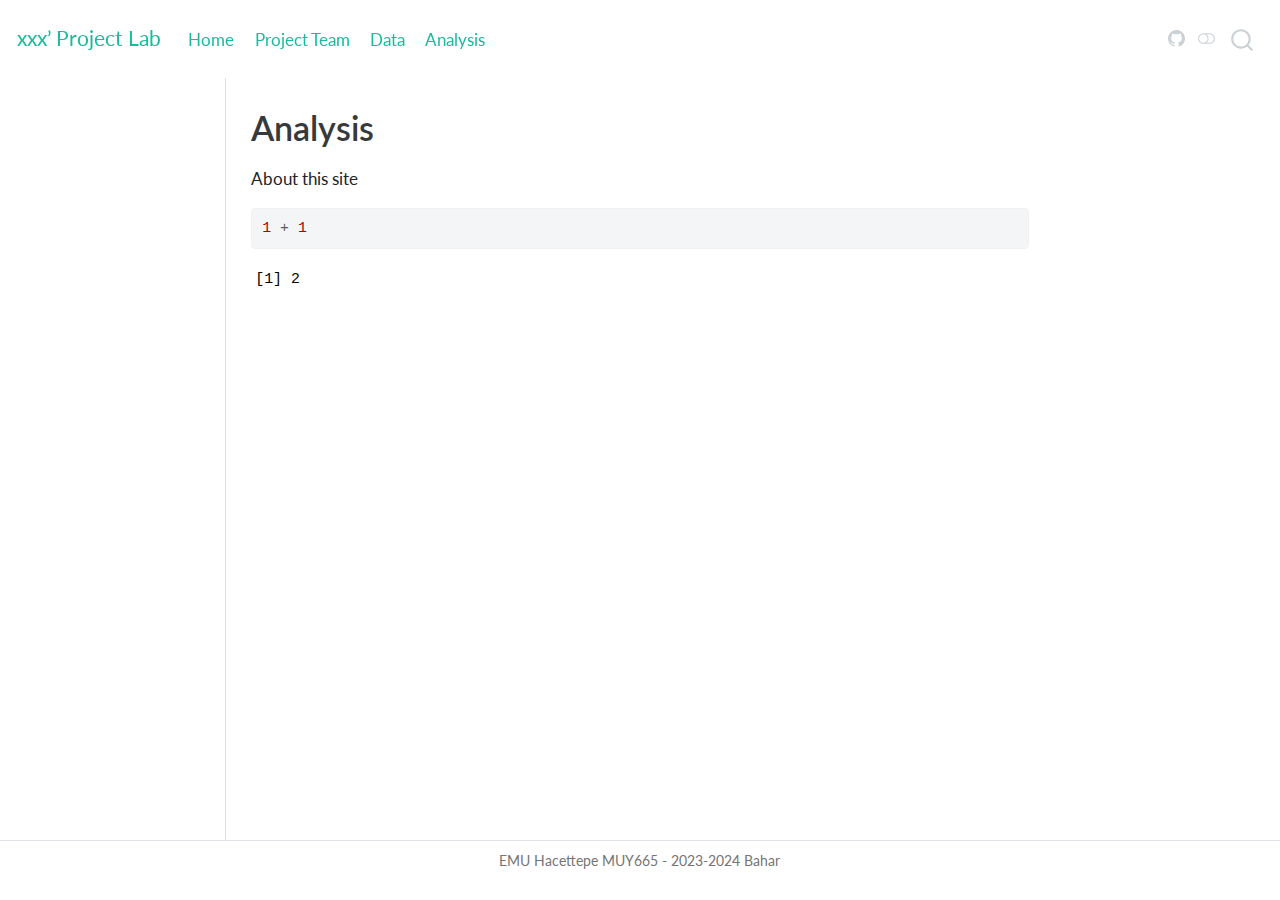
<file: docs/analysis.html>
<!DOCTYPE html>
<html xmlns="http://www.w3.org/1999/xhtml" lang="en" xml:lang="en"><head>

<meta charset="utf-8">
<meta name="generator" content="quarto-1.4.551">

<meta name="viewport" content="width=device-width, initial-scale=1.0, user-scalable=yes">


<title>xxx’ Project Lab - Analysis</title>
<style>
code{white-space: pre-wrap;}
span.smallcaps{font-variant: small-caps;}
div.columns{display: flex; gap: min(4vw, 1.5em);}
div.column{flex: auto; overflow-x: auto;}
div.hanging-indent{margin-left: 1.5em; text-indent: -1.5em;}
ul.task-list{list-style: none;}
ul.task-list li input[type="checkbox"] {
  width: 0.8em;
  margin: 0 0.8em 0.2em -1em; /* quarto-specific, see https://github.com/quarto-dev/quarto-cli/issues/4556 */ 
  vertical-align: middle;
}
/* CSS for syntax highlighting */
pre > code.sourceCode { white-space: pre; position: relative; }
pre > code.sourceCode > span { line-height: 1.25; }
pre > code.sourceCode > span:empty { height: 1.2em; }
.sourceCode { overflow: visible; }
code.sourceCode > span { color: inherit; text-decoration: inherit; }
div.sourceCode { margin: 1em 0; }
pre.sourceCode { margin: 0; }
@media screen {
div.sourceCode { overflow: auto; }
}
@media print {
pre > code.sourceCode { white-space: pre-wrap; }
pre > code.sourceCode > span { text-indent: -5em; padding-left: 5em; }
}
pre.numberSource code
  { counter-reset: source-line 0; }
pre.numberSource code > span
  { position: relative; left: -4em; counter-increment: source-line; }
pre.numberSource code > span > a:first-child::before
  { content: counter(source-line);
    position: relative; left: -1em; text-align: right; vertical-align: baseline;
    border: none; display: inline-block;
    -webkit-touch-callout: none; -webkit-user-select: none;
    -khtml-user-select: none; -moz-user-select: none;
    -ms-user-select: none; user-select: none;
    padding: 0 4px; width: 4em;
  }
pre.numberSource { margin-left: 3em;  padding-left: 4px; }
div.sourceCode
  {   }
@media screen {
pre > code.sourceCode > span > a:first-child::before { text-decoration: underline; }
}
</style>


<script src="site_libs/quarto-nav/quarto-nav.js"></script>
<script src="site_libs/quarto-nav/headroom.min.js"></script>
<script src="site_libs/clipboard/clipboard.min.js"></script>
<script src="site_libs/quarto-search/autocomplete.umd.js"></script>
<script src="site_libs/quarto-search/fuse.min.js"></script>
<script src="site_libs/quarto-search/quarto-search.js"></script>
<meta name="quarto:offset" content="./">
<script src="site_libs/quarto-html/quarto.js"></script>
<script src="site_libs/quarto-html/popper.min.js"></script>
<script src="site_libs/quarto-html/tippy.umd.min.js"></script>
<script src="site_libs/quarto-html/anchor.min.js"></script>
<link href="site_libs/quarto-html/tippy.css" rel="stylesheet">
<link href="site_libs/quarto-html/quarto-syntax-highlighting.css" rel="stylesheet" class="quarto-color-scheme" id="quarto-text-highlighting-styles">
<link href="site_libs/quarto-html/quarto-syntax-highlighting-dark.css" rel="prefetch" class="quarto-color-scheme quarto-color-alternate" id="quarto-text-highlighting-styles">
<script src="site_libs/bootstrap/bootstrap.min.js"></script>
<link href="site_libs/bootstrap/bootstrap-icons.css" rel="stylesheet">
<link href="site_libs/bootstrap/bootstrap.min.css" rel="stylesheet" class="quarto-color-scheme" id="quarto-bootstrap" data-mode="light">
<link href="site_libs/bootstrap/bootstrap-dark.min.css" rel="prefetch" class="quarto-color-scheme quarto-color-alternate" id="quarto-bootstrap" data-mode="dark">
<script id="quarto-search-options" type="application/json">{
  "location": "navbar",
  "copy-button": false,
  "collapse-after": 3,
  "panel-placement": "end",
  "type": "overlay",
  "limit": 50,
  "keyboard-shortcut": [
    "f",
    "/",
    "s"
  ],
  "show-item-context": false,
  "language": {
    "search-no-results-text": "No results",
    "search-matching-documents-text": "matching documents",
    "search-copy-link-title": "Copy link to search",
    "search-hide-matches-text": "Hide additional matches",
    "search-more-match-text": "more match in this document",
    "search-more-matches-text": "more matches in this document",
    "search-clear-button-title": "Clear",
    "search-text-placeholder": "",
    "search-detached-cancel-button-title": "Cancel",
    "search-submit-button-title": "Submit",
    "search-label": "Search"
  }
}</script>


<link rel="stylesheet" href="styles.css">
</head>

<body class="docked nav-fixed">

<div id="quarto-search-results"></div>
  <header id="quarto-header" class="headroom fixed-top">
    <nav class="navbar navbar-expand-lg " data-bs-theme="dark">
      <div class="navbar-container container-fluid">
      <div class="navbar-brand-container mx-auto">
    <a class="navbar-brand" href="./index.html">
    <span class="navbar-title">xxx’ Project Lab</span>
    </a>
  </div>
            <div id="quarto-search" class="" title="Search"></div>
          <button class="navbar-toggler" type="button" data-bs-toggle="collapse" data-bs-target="#navbarCollapse" aria-controls="navbarCollapse" aria-expanded="false" aria-label="Toggle navigation" onclick="if (window.quartoToggleHeadroom) { window.quartoToggleHeadroom(); }">
  <span class="navbar-toggler-icon"></span>
</button>
          <div class="collapse navbar-collapse" id="navbarCollapse">
            <ul class="navbar-nav navbar-nav-scroll me-auto">
  <li class="nav-item">
    <a class="nav-link" href="./index.html"> 
<span class="menu-text">Home</span></a>
  </li>  
  <li class="nav-item">
    <a class="nav-link" href="./team.html"> 
<span class="menu-text">Project Team</span></a>
  </li>  
  <li class="nav-item">
    <a class="nav-link" href="./data.html"> 
<span class="menu-text">Data</span></a>
  </li>  
  <li class="nav-item">
    <a class="nav-link active" href="./analysis.html" aria-current="page"> 
<span class="menu-text">Analysis</span></a>
  </li>  
</ul>
          </div> <!-- /navcollapse -->
          <div class="quarto-navbar-tools">
    <a href="https://github.com" title="" class="quarto-navigation-tool px-1" aria-label=""><i class="bi bi-github"></i></a>
  <a href="" class="quarto-color-scheme-toggle quarto-navigation-tool  px-1" onclick="window.quartoToggleColorScheme(); return false;" title="Toggle dark mode"><i class="bi"></i></a>
</div>
      </div> <!-- /container-fluid -->
    </nav>
</header>
<!-- content -->
<div id="quarto-content" class="quarto-container page-columns page-rows-contents page-layout-article page-navbar">
<!-- sidebar -->
  <nav id="quarto-sidebar" class="sidebar collapse collapse-horizontal quarto-sidebar-collapse-item sidebar-navigation docked overflow-auto">
    
</nav>
<div id="quarto-sidebar-glass" class="quarto-sidebar-collapse-item" data-bs-toggle="collapse" data-bs-target=".quarto-sidebar-collapse-item"></div>
<!-- margin-sidebar -->
    <div id="quarto-margin-sidebar" class="sidebar margin-sidebar">
    </div>
<!-- main -->
<main class="content" id="quarto-document-content">

<header id="title-block-header" class="quarto-title-block default">
<div class="quarto-title">
<h1 class="title">Analysis</h1>
</div>



<div class="quarto-title-meta">

    
  
    
  </div>
  


</header>


<p>About this site</p>
<div class="cell">
<div class="sourceCode cell-code" id="cb1"><pre class="sourceCode r code-with-copy"><code class="sourceCode r"><span id="cb1-1"><a href="#cb1-1" aria-hidden="true" tabindex="-1"></a><span class="dv">1</span> <span class="sc">+</span> <span class="dv">1</span></span></code><button title="Copy to Clipboard" class="code-copy-button"><i class="bi"></i></button></pre></div>
<div class="cell-output cell-output-stdout">
<pre><code>[1] 2</code></pre>
</div>
</div>



<a onclick="window.scrollTo(0, 0); return false;" role="button" id="quarto-back-to-top"><i class="bi bi-arrow-up"></i> Back to top</a></main> <!-- /main -->
<script id="quarto-html-after-body" type="application/javascript">
window.document.addEventListener("DOMContentLoaded", function (event) {
  const toggleBodyColorMode = (bsSheetEl) => {
    const mode = bsSheetEl.getAttribute("data-mode");
    const bodyEl = window.document.querySelector("body");
    if (mode === "dark") {
      bodyEl.classList.add("quarto-dark");
      bodyEl.classList.remove("quarto-light");
    } else {
      bodyEl.classList.add("quarto-light");
      bodyEl.classList.remove("quarto-dark");
    }
  }
  const toggleBodyColorPrimary = () => {
    const bsSheetEl = window.document.querySelector("link#quarto-bootstrap");
    if (bsSheetEl) {
      toggleBodyColorMode(bsSheetEl);
    }
  }
  toggleBodyColorPrimary();  
  const disableStylesheet = (stylesheets) => {
    for (let i=0; i < stylesheets.length; i++) {
      const stylesheet = stylesheets[i];
      stylesheet.rel = 'prefetch';
    }
  }
  const enableStylesheet = (stylesheets) => {
    for (let i=0; i < stylesheets.length; i++) {
      const stylesheet = stylesheets[i];
      stylesheet.rel = 'stylesheet';
    }
  }
  const manageTransitions = (selector, allowTransitions) => {
    const els = window.document.querySelectorAll(selector);
    for (let i=0; i < els.length; i++) {
      const el = els[i];
      if (allowTransitions) {
        el.classList.remove('notransition');
      } else {
        el.classList.add('notransition');
      }
    }
  }
  const toggleGiscusIfUsed = (isAlternate, darkModeDefault) => {
    const baseTheme = document.querySelector('#giscus-base-theme')?.value ?? 'light';
    const alternateTheme = document.querySelector('#giscus-alt-theme')?.value ?? 'dark';
    let newTheme = '';
    if(darkModeDefault) {
      newTheme = isAlternate ? baseTheme : alternateTheme;
    } else {
      newTheme = isAlternate ? alternateTheme : baseTheme;
    }
    const changeGiscusTheme = () => {
      // From: https://github.com/giscus/giscus/issues/336
      const sendMessage = (message) => {
        const iframe = document.querySelector('iframe.giscus-frame');
        if (!iframe) return;
        iframe.contentWindow.postMessage({ giscus: message }, 'https://giscus.app');
      }
      sendMessage({
        setConfig: {
          theme: newTheme
        }
      });
    }
    const isGiscussLoaded = window.document.querySelector('iframe.giscus-frame') !== null;
    if (isGiscussLoaded) {
      changeGiscusTheme();
    }
  }
  const toggleColorMode = (alternate) => {
    // Switch the stylesheets
    const alternateStylesheets = window.document.querySelectorAll('link.quarto-color-scheme.quarto-color-alternate');
    manageTransitions('#quarto-margin-sidebar .nav-link', false);
    if (alternate) {
      enableStylesheet(alternateStylesheets);
      for (const sheetNode of alternateStylesheets) {
        if (sheetNode.id === "quarto-bootstrap") {
          toggleBodyColorMode(sheetNode);
        }
      }
    } else {
      disableStylesheet(alternateStylesheets);
      toggleBodyColorPrimary();
    }
    manageTransitions('#quarto-margin-sidebar .nav-link', true);
    // Switch the toggles
    const toggles = window.document.querySelectorAll('.quarto-color-scheme-toggle');
    for (let i=0; i < toggles.length; i++) {
      const toggle = toggles[i];
      if (toggle) {
        if (alternate) {
          toggle.classList.add("alternate");     
        } else {
          toggle.classList.remove("alternate");
        }
      }
    }
    // Hack to workaround the fact that safari doesn't
    // properly recolor the scrollbar when toggling (#1455)
    if (navigator.userAgent.indexOf('Safari') > 0 && navigator.userAgent.indexOf('Chrome') == -1) {
      manageTransitions("body", false);
      window.scrollTo(0, 1);
      setTimeout(() => {
        window.scrollTo(0, 0);
        manageTransitions("body", true);
      }, 40);  
    }
  }
  const isFileUrl = () => { 
    return window.location.protocol === 'file:';
  }
  const hasAlternateSentinel = () => {  
    let styleSentinel = getColorSchemeSentinel();
    if (styleSentinel !== null) {
      return styleSentinel === "alternate";
    } else {
      return false;
    }
  }
  const setStyleSentinel = (alternate) => {
    const value = alternate ? "alternate" : "default";
    if (!isFileUrl()) {
      window.localStorage.setItem("quarto-color-scheme", value);
    } else {
      localAlternateSentinel = value;
    }
  }
  const getColorSchemeSentinel = () => {
    if (!isFileUrl()) {
      const storageValue = window.localStorage.getItem("quarto-color-scheme");
      return storageValue != null ? storageValue : localAlternateSentinel;
    } else {
      return localAlternateSentinel;
    }
  }
  const darkModeDefault = false;
  let localAlternateSentinel = darkModeDefault ? 'alternate' : 'default';
  // Dark / light mode switch
  window.quartoToggleColorScheme = () => {
    // Read the current dark / light value 
    let toAlternate = !hasAlternateSentinel();
    toggleColorMode(toAlternate);
    setStyleSentinel(toAlternate);
    toggleGiscusIfUsed(toAlternate, darkModeDefault);
  };
  // Ensure there is a toggle, if there isn't float one in the top right
  if (window.document.querySelector('.quarto-color-scheme-toggle') === null) {
    const a = window.document.createElement('a');
    a.classList.add('top-right');
    a.classList.add('quarto-color-scheme-toggle');
    a.href = "";
    a.onclick = function() { try { window.quartoToggleColorScheme(); } catch {} return false; };
    const i = window.document.createElement("i");
    i.classList.add('bi');
    a.appendChild(i);
    window.document.body.appendChild(a);
  }
  // Switch to dark mode if need be
  if (hasAlternateSentinel()) {
    toggleColorMode(true);
  } else {
    toggleColorMode(false);
  }
  const icon = "";
  const anchorJS = new window.AnchorJS();
  anchorJS.options = {
    placement: 'right',
    icon: icon
  };
  anchorJS.add('.anchored');
  const isCodeAnnotation = (el) => {
    for (const clz of el.classList) {
      if (clz.startsWith('code-annotation-')) {                     
        return true;
      }
    }
    return false;
  }
  const clipboard = new window.ClipboardJS('.code-copy-button', {
    text: function(trigger) {
      const codeEl = trigger.previousElementSibling.cloneNode(true);
      for (const childEl of codeEl.children) {
        if (isCodeAnnotation(childEl)) {
          childEl.remove();
        }
      }
      return codeEl.innerText;
    }
  });
  clipboard.on('success', function(e) {
    // button target
    const button = e.trigger;
    // don't keep focus
    button.blur();
    // flash "checked"
    button.classList.add('code-copy-button-checked');
    var currentTitle = button.getAttribute("title");
    button.setAttribute("title", "Copied!");
    let tooltip;
    if (window.bootstrap) {
      button.setAttribute("data-bs-toggle", "tooltip");
      button.setAttribute("data-bs-placement", "left");
      button.setAttribute("data-bs-title", "Copied!");
      tooltip = new bootstrap.Tooltip(button, 
        { trigger: "manual", 
          customClass: "code-copy-button-tooltip",
          offset: [0, -8]});
      tooltip.show();    
    }
    setTimeout(function() {
      if (tooltip) {
        tooltip.hide();
        button.removeAttribute("data-bs-title");
        button.removeAttribute("data-bs-toggle");
        button.removeAttribute("data-bs-placement");
      }
      button.setAttribute("title", currentTitle);
      button.classList.remove('code-copy-button-checked');
    }, 1000);
    // clear code selection
    e.clearSelection();
  });
    var localhostRegex = new RegExp(/^(?:http|https):\/\/localhost\:?[0-9]*\//);
    var mailtoRegex = new RegExp(/^mailto:/);
      var filterRegex = new RegExp('/' + window.location.host + '/');
    var isInternal = (href) => {
        return filterRegex.test(href) || localhostRegex.test(href) || mailtoRegex.test(href);
    }
    // Inspect non-navigation links and adorn them if external
 	var links = window.document.querySelectorAll('a[href]:not(.nav-link):not(.navbar-brand):not(.toc-action):not(.sidebar-link):not(.sidebar-item-toggle):not(.pagination-link):not(.no-external):not([aria-hidden]):not(.dropdown-item):not(.quarto-navigation-tool)');
    for (var i=0; i<links.length; i++) {
      const link = links[i];
      if (!isInternal(link.href)) {
        // undo the damage that might have been done by quarto-nav.js in the case of
        // links that we want to consider external
        if (link.dataset.originalHref !== undefined) {
          link.href = link.dataset.originalHref;
        }
      }
    }
  function tippyHover(el, contentFn, onTriggerFn, onUntriggerFn) {
    const config = {
      allowHTML: true,
      maxWidth: 500,
      delay: 100,
      arrow: false,
      appendTo: function(el) {
          return el.parentElement;
      },
      interactive: true,
      interactiveBorder: 10,
      theme: 'quarto',
      placement: 'bottom-start',
    };
    if (contentFn) {
      config.content = contentFn;
    }
    if (onTriggerFn) {
      config.onTrigger = onTriggerFn;
    }
    if (onUntriggerFn) {
      config.onUntrigger = onUntriggerFn;
    }
    window.tippy(el, config); 
  }
  const noterefs = window.document.querySelectorAll('a[role="doc-noteref"]');
  for (var i=0; i<noterefs.length; i++) {
    const ref = noterefs[i];
    tippyHover(ref, function() {
      // use id or data attribute instead here
      let href = ref.getAttribute('data-footnote-href') || ref.getAttribute('href');
      try { href = new URL(href).hash; } catch {}
      const id = href.replace(/^#\/?/, "");
      const note = window.document.getElementById(id);
      if (note) {
        return note.innerHTML;
      } else {
        return "";
      }
    });
  }
  const xrefs = window.document.querySelectorAll('a.quarto-xref');
  const processXRef = (id, note) => {
    // Strip column container classes
    const stripColumnClz = (el) => {
      el.classList.remove("page-full", "page-columns");
      if (el.children) {
        for (const child of el.children) {
          stripColumnClz(child);
        }
      }
    }
    stripColumnClz(note)
    if (id === null || id.startsWith('sec-')) {
      // Special case sections, only their first couple elements
      const container = document.createElement("div");
      if (note.children && note.children.length > 2) {
        container.appendChild(note.children[0].cloneNode(true));
        for (let i = 1; i < note.children.length; i++) {
          const child = note.children[i];
          if (child.tagName === "P" && child.innerText === "") {
            continue;
          } else {
            container.appendChild(child.cloneNode(true));
            break;
          }
        }
        if (window.Quarto?.typesetMath) {
          window.Quarto.typesetMath(container);
        }
        return container.innerHTML
      } else {
        if (window.Quarto?.typesetMath) {
          window.Quarto.typesetMath(note);
        }
        return note.innerHTML;
      }
    } else {
      // Remove any anchor links if they are present
      const anchorLink = note.querySelector('a.anchorjs-link');
      if (anchorLink) {
        anchorLink.remove();
      }
      if (window.Quarto?.typesetMath) {
        window.Quarto.typesetMath(note);
      }
      // TODO in 1.5, we should make sure this works without a callout special case
      if (note.classList.contains("callout")) {
        return note.outerHTML;
      } else {
        return note.innerHTML;
      }
    }
  }
  for (var i=0; i<xrefs.length; i++) {
    const xref = xrefs[i];
    tippyHover(xref, undefined, function(instance) {
      instance.disable();
      let url = xref.getAttribute('href');
      let hash = undefined; 
      if (url.startsWith('#')) {
        hash = url;
      } else {
        try { hash = new URL(url).hash; } catch {}
      }
      if (hash) {
        const id = hash.replace(/^#\/?/, "");
        const note = window.document.getElementById(id);
        if (note !== null) {
          try {
            const html = processXRef(id, note.cloneNode(true));
            instance.setContent(html);
          } finally {
            instance.enable();
            instance.show();
          }
        } else {
          // See if we can fetch this
          fetch(url.split('#')[0])
          .then(res => res.text())
          .then(html => {
            const parser = new DOMParser();
            const htmlDoc = parser.parseFromString(html, "text/html");
            const note = htmlDoc.getElementById(id);
            if (note !== null) {
              const html = processXRef(id, note);
              instance.setContent(html);
            } 
          }).finally(() => {
            instance.enable();
            instance.show();
          });
        }
      } else {
        // See if we can fetch a full url (with no hash to target)
        // This is a special case and we should probably do some content thinning / targeting
        fetch(url)
        .then(res => res.text())
        .then(html => {
          const parser = new DOMParser();
          const htmlDoc = parser.parseFromString(html, "text/html");
          const note = htmlDoc.querySelector('main.content');
          if (note !== null) {
            // This should only happen for chapter cross references
            // (since there is no id in the URL)
            // remove the first header
            if (note.children.length > 0 && note.children[0].tagName === "HEADER") {
              note.children[0].remove();
            }
            const html = processXRef(null, note);
            instance.setContent(html);
          } 
        }).finally(() => {
          instance.enable();
          instance.show();
        });
      }
    }, function(instance) {
    });
  }
      let selectedAnnoteEl;
      const selectorForAnnotation = ( cell, annotation) => {
        let cellAttr = 'data-code-cell="' + cell + '"';
        let lineAttr = 'data-code-annotation="' +  annotation + '"';
        const selector = 'span[' + cellAttr + '][' + lineAttr + ']';
        return selector;
      }
      const selectCodeLines = (annoteEl) => {
        const doc = window.document;
        const targetCell = annoteEl.getAttribute("data-target-cell");
        const targetAnnotation = annoteEl.getAttribute("data-target-annotation");
        const annoteSpan = window.document.querySelector(selectorForAnnotation(targetCell, targetAnnotation));
        const lines = annoteSpan.getAttribute("data-code-lines").split(",");
        const lineIds = lines.map((line) => {
          return targetCell + "-" + line;
        })
        let top = null;
        let height = null;
        let parent = null;
        if (lineIds.length > 0) {
            //compute the position of the single el (top and bottom and make a div)
            const el = window.document.getElementById(lineIds[0]);
            top = el.offsetTop;
            height = el.offsetHeight;
            parent = el.parentElement.parentElement;
          if (lineIds.length > 1) {
            const lastEl = window.document.getElementById(lineIds[lineIds.length - 1]);
            const bottom = lastEl.offsetTop + lastEl.offsetHeight;
            height = bottom - top;
          }
          if (top !== null && height !== null && parent !== null) {
            // cook up a div (if necessary) and position it 
            let div = window.document.getElementById("code-annotation-line-highlight");
            if (div === null) {
              div = window.document.createElement("div");
              div.setAttribute("id", "code-annotation-line-highlight");
              div.style.position = 'absolute';
              parent.appendChild(div);
            }
            div.style.top = top - 2 + "px";
            div.style.height = height + 4 + "px";
            div.style.left = 0;
            let gutterDiv = window.document.getElementById("code-annotation-line-highlight-gutter");
            if (gutterDiv === null) {
              gutterDiv = window.document.createElement("div");
              gutterDiv.setAttribute("id", "code-annotation-line-highlight-gutter");
              gutterDiv.style.position = 'absolute';
              const codeCell = window.document.getElementById(targetCell);
              const gutter = codeCell.querySelector('.code-annotation-gutter');
              gutter.appendChild(gutterDiv);
            }
            gutterDiv.style.top = top - 2 + "px";
            gutterDiv.style.height = height + 4 + "px";
          }
          selectedAnnoteEl = annoteEl;
        }
      };
      const unselectCodeLines = () => {
        const elementsIds = ["code-annotation-line-highlight", "code-annotation-line-highlight-gutter"];
        elementsIds.forEach((elId) => {
          const div = window.document.getElementById(elId);
          if (div) {
            div.remove();
          }
        });
        selectedAnnoteEl = undefined;
      };
        // Handle positioning of the toggle
    window.addEventListener(
      "resize",
      throttle(() => {
        elRect = undefined;
        if (selectedAnnoteEl) {
          selectCodeLines(selectedAnnoteEl);
        }
      }, 10)
    );
    function throttle(fn, ms) {
    let throttle = false;
    let timer;
      return (...args) => {
        if(!throttle) { // first call gets through
            fn.apply(this, args);
            throttle = true;
        } else { // all the others get throttled
            if(timer) clearTimeout(timer); // cancel #2
            timer = setTimeout(() => {
              fn.apply(this, args);
              timer = throttle = false;
            }, ms);
        }
      };
    }
      // Attach click handler to the DT
      const annoteDls = window.document.querySelectorAll('dt[data-target-cell]');
      for (const annoteDlNode of annoteDls) {
        annoteDlNode.addEventListener('click', (event) => {
          const clickedEl = event.target;
          if (clickedEl !== selectedAnnoteEl) {
            unselectCodeLines();
            const activeEl = window.document.querySelector('dt[data-target-cell].code-annotation-active');
            if (activeEl) {
              activeEl.classList.remove('code-annotation-active');
            }
            selectCodeLines(clickedEl);
            clickedEl.classList.add('code-annotation-active');
          } else {
            // Unselect the line
            unselectCodeLines();
            clickedEl.classList.remove('code-annotation-active');
          }
        });
      }
  const findCites = (el) => {
    const parentEl = el.parentElement;
    if (parentEl) {
      const cites = parentEl.dataset.cites;
      if (cites) {
        return {
          el,
          cites: cites.split(' ')
        };
      } else {
        return findCites(el.parentElement)
      }
    } else {
      return undefined;
    }
  };
  var bibliorefs = window.document.querySelectorAll('a[role="doc-biblioref"]');
  for (var i=0; i<bibliorefs.length; i++) {
    const ref = bibliorefs[i];
    const citeInfo = findCites(ref);
    if (citeInfo) {
      tippyHover(citeInfo.el, function() {
        var popup = window.document.createElement('div');
        citeInfo.cites.forEach(function(cite) {
          var citeDiv = window.document.createElement('div');
          citeDiv.classList.add('hanging-indent');
          citeDiv.classList.add('csl-entry');
          var biblioDiv = window.document.getElementById('ref-' + cite);
          if (biblioDiv) {
            citeDiv.innerHTML = biblioDiv.innerHTML;
          }
          popup.appendChild(citeDiv);
        });
        return popup.innerHTML;
      });
    }
  }
});
</script>
</div> <!-- /content -->
<footer class="footer">
  <div class="nav-footer">
    <div class="nav-footer-left">
      &nbsp;
    </div>   
    <div class="nav-footer-center">
<p>EMU Hacettepe MUY665 - 2023-2024 Bahar</p>
</div>
    <div class="nav-footer-right">
      &nbsp;
    </div>
  </div>
</footer>




</body></html>
</file>
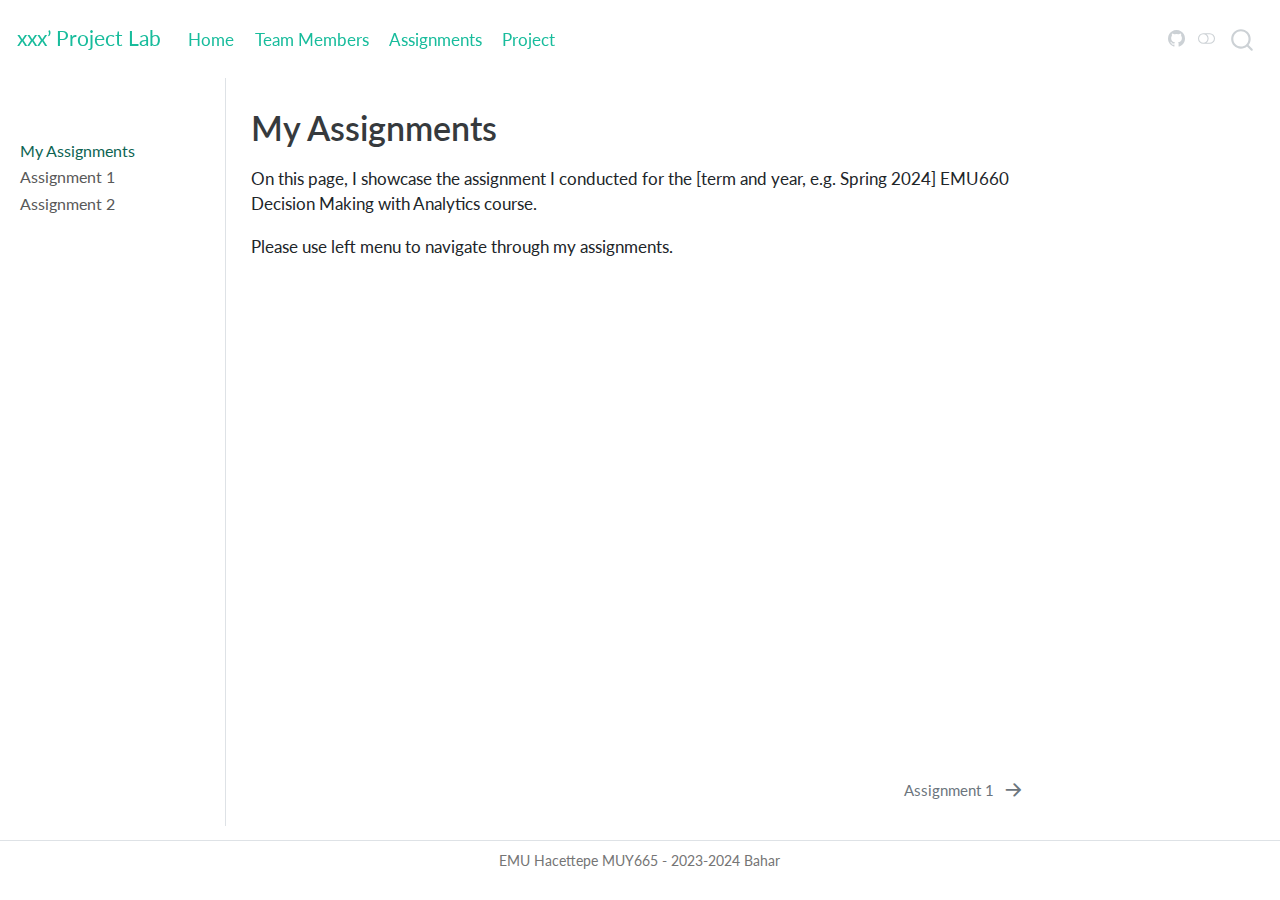
<file: docs/assignments.html>
<!DOCTYPE html>
<html xmlns="http://www.w3.org/1999/xhtml" lang="en" xml:lang="en"><head>

<meta charset="utf-8">
<meta name="generator" content="quarto-1.4.551">

<meta name="viewport" content="width=device-width, initial-scale=1.0, user-scalable=yes">


<title>xxx’ Project Lab - My Assignments</title>
<style>
code{white-space: pre-wrap;}
span.smallcaps{font-variant: small-caps;}
div.columns{display: flex; gap: min(4vw, 1.5em);}
div.column{flex: auto; overflow-x: auto;}
div.hanging-indent{margin-left: 1.5em; text-indent: -1.5em;}
ul.task-list{list-style: none;}
ul.task-list li input[type="checkbox"] {
  width: 0.8em;
  margin: 0 0.8em 0.2em -1em; /* quarto-specific, see https://github.com/quarto-dev/quarto-cli/issues/4556 */ 
  vertical-align: middle;
}
</style>


<script src="site_libs/quarto-nav/quarto-nav.js"></script>
<script src="site_libs/quarto-nav/headroom.min.js"></script>
<script src="site_libs/clipboard/clipboard.min.js"></script>
<script src="site_libs/quarto-search/autocomplete.umd.js"></script>
<script src="site_libs/quarto-search/fuse.min.js"></script>
<script src="site_libs/quarto-search/quarto-search.js"></script>
<meta name="quarto:offset" content="./">
<link href="./assignments/assignment-1.html" rel="next">
<script src="site_libs/quarto-html/quarto.js"></script>
<script src="site_libs/quarto-html/popper.min.js"></script>
<script src="site_libs/quarto-html/tippy.umd.min.js"></script>
<script src="site_libs/quarto-html/anchor.min.js"></script>
<link href="site_libs/quarto-html/tippy.css" rel="stylesheet">
<link href="site_libs/quarto-html/quarto-syntax-highlighting.css" rel="stylesheet" class="quarto-color-scheme" id="quarto-text-highlighting-styles">
<link href="site_libs/quarto-html/quarto-syntax-highlighting-dark.css" rel="prefetch" class="quarto-color-scheme quarto-color-alternate" id="quarto-text-highlighting-styles">
<script src="site_libs/bootstrap/bootstrap.min.js"></script>
<link href="site_libs/bootstrap/bootstrap-icons.css" rel="stylesheet">
<link href="site_libs/bootstrap/bootstrap.min.css" rel="stylesheet" class="quarto-color-scheme" id="quarto-bootstrap" data-mode="light">
<link href="site_libs/bootstrap/bootstrap-dark.min.css" rel="prefetch" class="quarto-color-scheme quarto-color-alternate" id="quarto-bootstrap" data-mode="dark">
<script id="quarto-search-options" type="application/json">{
  "location": "navbar",
  "copy-button": false,
  "collapse-after": 3,
  "panel-placement": "end",
  "type": "overlay",
  "limit": 50,
  "keyboard-shortcut": [
    "f",
    "/",
    "s"
  ],
  "show-item-context": false,
  "language": {
    "search-no-results-text": "No results",
    "search-matching-documents-text": "matching documents",
    "search-copy-link-title": "Copy link to search",
    "search-hide-matches-text": "Hide additional matches",
    "search-more-match-text": "more match in this document",
    "search-more-matches-text": "more matches in this document",
    "search-clear-button-title": "Clear",
    "search-text-placeholder": "",
    "search-detached-cancel-button-title": "Cancel",
    "search-submit-button-title": "Submit",
    "search-label": "Search"
  }
}</script>


<link rel="stylesheet" href="styles.css">
</head>

<body class="nav-sidebar docked nav-fixed">

<div id="quarto-search-results"></div>
  <header id="quarto-header" class="headroom fixed-top">
    <nav class="navbar navbar-expand-lg " data-bs-theme="dark">
      <div class="navbar-container container-fluid">
      <div class="navbar-brand-container mx-auto">
    <a class="navbar-brand" href="./index.html">
    <span class="navbar-title">xxx’ Project Lab</span>
    </a>
  </div>
            <div id="quarto-search" class="" title="Search"></div>
          <button class="navbar-toggler" type="button" data-bs-toggle="collapse" data-bs-target="#navbarCollapse" aria-controls="navbarCollapse" aria-expanded="false" aria-label="Toggle navigation" onclick="if (window.quartoToggleHeadroom) { window.quartoToggleHeadroom(); }">
  <span class="navbar-toggler-icon"></span>
</button>
          <div class="collapse navbar-collapse" id="navbarCollapse">
            <ul class="navbar-nav navbar-nav-scroll me-auto">
  <li class="nav-item">
    <a class="nav-link" href="./index.html"> 
<span class="menu-text">Home</span></a>
  </li>  
  <li class="nav-item">
    <a class="nav-link" href="./team.html"> 
<span class="menu-text">Team Members</span></a>
  </li>  
  <li class="nav-item">
    <a class="nav-link active" href="./assignments.html" aria-current="page"> 
<span class="menu-text">Assignments</span></a>
  </li>  
  <li class="nav-item">
    <a class="nav-link" href="./project.html"> 
<span class="menu-text">Project</span></a>
  </li>  
</ul>
          </div> <!-- /navcollapse -->
          <div class="quarto-navbar-tools">
    <a href="https://github.com" title="" class="quarto-navigation-tool px-1" aria-label=""><i class="bi bi-github"></i></a>
  <a href="" class="quarto-color-scheme-toggle quarto-navigation-tool  px-1" onclick="window.quartoToggleColorScheme(); return false;" title="Toggle dark mode"><i class="bi"></i></a>
</div>
      </div> <!-- /container-fluid -->
    </nav>
  <nav class="quarto-secondary-nav">
    <div class="container-fluid d-flex">
      <button type="button" class="quarto-btn-toggle btn" data-bs-toggle="collapse" data-bs-target=".quarto-sidebar-collapse-item" aria-controls="quarto-sidebar" aria-expanded="false" aria-label="Toggle sidebar navigation" onclick="if (window.quartoToggleHeadroom) { window.quartoToggleHeadroom(); }">
        <i class="bi bi-layout-text-sidebar-reverse"></i>
      </button>
        <nav class="quarto-page-breadcrumbs" aria-label="breadcrumb"><ol class="breadcrumb"><li class="breadcrumb-item"><a href="./assignments.html">My Assignments</a></li></ol></nav>
        <a class="flex-grow-1" role="button" data-bs-toggle="collapse" data-bs-target=".quarto-sidebar-collapse-item" aria-controls="quarto-sidebar" aria-expanded="false" aria-label="Toggle sidebar navigation" onclick="if (window.quartoToggleHeadroom) { window.quartoToggleHeadroom(); }">      
        </a>
      <button type="button" class="btn quarto-search-button" aria-label="" onclick="window.quartoOpenSearch();">
        <i class="bi bi-search"></i>
      </button>
    </div>
  </nav>
</header>
<!-- content -->
<div id="quarto-content" class="quarto-container page-columns page-rows-contents page-layout-article page-navbar">
<!-- sidebar -->
  <nav id="quarto-sidebar" class="sidebar collapse collapse-horizontal quarto-sidebar-collapse-item sidebar-navigation docked overflow-auto">
        <div class="mt-2 flex-shrink-0 align-items-center">
        <div class="sidebar-search">
        <div id="quarto-search" class="" title="Search"></div>
        </div>
        </div>
    <div class="sidebar-menu-container"> 
    <ul class="list-unstyled mt-1">
        <li class="sidebar-item">
  <div class="sidebar-item-container"> 
  <a href="./assignments.html" class="sidebar-item-text sidebar-link active">
 <span class="menu-text">My Assignments</span></a>
  </div>
</li>
        <li class="sidebar-item">
  <div class="sidebar-item-container"> 
  <a href="./assignments/assignment-1.html" class="sidebar-item-text sidebar-link">
 <span class="menu-text">Assignment 1</span></a>
  </div>
</li>
        <li class="sidebar-item">
  <div class="sidebar-item-container"> 
  <a href="./assignments/assignment-2.html" class="sidebar-item-text sidebar-link">
 <span class="menu-text">Assignment 2</span></a>
  </div>
</li>
    </ul>
    </div>
    
</nav>
<div id="quarto-sidebar-glass" class="quarto-sidebar-collapse-item" data-bs-toggle="collapse" data-bs-target=".quarto-sidebar-collapse-item"></div>
<!-- margin-sidebar -->
    <div id="quarto-margin-sidebar" class="sidebar margin-sidebar">
    </div>
<!-- main -->
<main class="content" id="quarto-document-content">

<header id="title-block-header" class="quarto-title-block default">
<div class="quarto-title">
<h1 class="title">My Assignments</h1>
</div>



<div class="quarto-title-meta">

    
  
    
  </div>
  


</header>


<p>On this page, I showcase the assignment I conducted for the [term and year, e.g.&nbsp;Spring 2024] EMU660 Decision Making with Analytics course.</p>
<p>Please use left menu to navigate through my assignments.</p>



<a onclick="window.scrollTo(0, 0); return false;" role="button" id="quarto-back-to-top"><i class="bi bi-arrow-up"></i> Back to top</a></main> <!-- /main -->
<script id="quarto-html-after-body" type="application/javascript">
window.document.addEventListener("DOMContentLoaded", function (event) {
  const toggleBodyColorMode = (bsSheetEl) => {
    const mode = bsSheetEl.getAttribute("data-mode");
    const bodyEl = window.document.querySelector("body");
    if (mode === "dark") {
      bodyEl.classList.add("quarto-dark");
      bodyEl.classList.remove("quarto-light");
    } else {
      bodyEl.classList.add("quarto-light");
      bodyEl.classList.remove("quarto-dark");
    }
  }
  const toggleBodyColorPrimary = () => {
    const bsSheetEl = window.document.querySelector("link#quarto-bootstrap");
    if (bsSheetEl) {
      toggleBodyColorMode(bsSheetEl);
    }
  }
  toggleBodyColorPrimary();  
  const disableStylesheet = (stylesheets) => {
    for (let i=0; i < stylesheets.length; i++) {
      const stylesheet = stylesheets[i];
      stylesheet.rel = 'prefetch';
    }
  }
  const enableStylesheet = (stylesheets) => {
    for (let i=0; i < stylesheets.length; i++) {
      const stylesheet = stylesheets[i];
      stylesheet.rel = 'stylesheet';
    }
  }
  const manageTransitions = (selector, allowTransitions) => {
    const els = window.document.querySelectorAll(selector);
    for (let i=0; i < els.length; i++) {
      const el = els[i];
      if (allowTransitions) {
        el.classList.remove('notransition');
      } else {
        el.classList.add('notransition');
      }
    }
  }
  const toggleGiscusIfUsed = (isAlternate, darkModeDefault) => {
    const baseTheme = document.querySelector('#giscus-base-theme')?.value ?? 'light';
    const alternateTheme = document.querySelector('#giscus-alt-theme')?.value ?? 'dark';
    let newTheme = '';
    if(darkModeDefault) {
      newTheme = isAlternate ? baseTheme : alternateTheme;
    } else {
      newTheme = isAlternate ? alternateTheme : baseTheme;
    }
    const changeGiscusTheme = () => {
      // From: https://github.com/giscus/giscus/issues/336
      const sendMessage = (message) => {
        const iframe = document.querySelector('iframe.giscus-frame');
        if (!iframe) return;
        iframe.contentWindow.postMessage({ giscus: message }, 'https://giscus.app');
      }
      sendMessage({
        setConfig: {
          theme: newTheme
        }
      });
    }
    const isGiscussLoaded = window.document.querySelector('iframe.giscus-frame') !== null;
    if (isGiscussLoaded) {
      changeGiscusTheme();
    }
  }
  const toggleColorMode = (alternate) => {
    // Switch the stylesheets
    const alternateStylesheets = window.document.querySelectorAll('link.quarto-color-scheme.quarto-color-alternate');
    manageTransitions('#quarto-margin-sidebar .nav-link', false);
    if (alternate) {
      enableStylesheet(alternateStylesheets);
      for (const sheetNode of alternateStylesheets) {
        if (sheetNode.id === "quarto-bootstrap") {
          toggleBodyColorMode(sheetNode);
        }
      }
    } else {
      disableStylesheet(alternateStylesheets);
      toggleBodyColorPrimary();
    }
    manageTransitions('#quarto-margin-sidebar .nav-link', true);
    // Switch the toggles
    const toggles = window.document.querySelectorAll('.quarto-color-scheme-toggle');
    for (let i=0; i < toggles.length; i++) {
      const toggle = toggles[i];
      if (toggle) {
        if (alternate) {
          toggle.classList.add("alternate");     
        } else {
          toggle.classList.remove("alternate");
        }
      }
    }
    // Hack to workaround the fact that safari doesn't
    // properly recolor the scrollbar when toggling (#1455)
    if (navigator.userAgent.indexOf('Safari') > 0 && navigator.userAgent.indexOf('Chrome') == -1) {
      manageTransitions("body", false);
      window.scrollTo(0, 1);
      setTimeout(() => {
        window.scrollTo(0, 0);
        manageTransitions("body", true);
      }, 40);  
    }
  }
  const isFileUrl = () => { 
    return window.location.protocol === 'file:';
  }
  const hasAlternateSentinel = () => {  
    let styleSentinel = getColorSchemeSentinel();
    if (styleSentinel !== null) {
      return styleSentinel === "alternate";
    } else {
      return false;
    }
  }
  const setStyleSentinel = (alternate) => {
    const value = alternate ? "alternate" : "default";
    if (!isFileUrl()) {
      window.localStorage.setItem("quarto-color-scheme", value);
    } else {
      localAlternateSentinel = value;
    }
  }
  const getColorSchemeSentinel = () => {
    if (!isFileUrl()) {
      const storageValue = window.localStorage.getItem("quarto-color-scheme");
      return storageValue != null ? storageValue : localAlternateSentinel;
    } else {
      return localAlternateSentinel;
    }
  }
  const darkModeDefault = false;
  let localAlternateSentinel = darkModeDefault ? 'alternate' : 'default';
  // Dark / light mode switch
  window.quartoToggleColorScheme = () => {
    // Read the current dark / light value 
    let toAlternate = !hasAlternateSentinel();
    toggleColorMode(toAlternate);
    setStyleSentinel(toAlternate);
    toggleGiscusIfUsed(toAlternate, darkModeDefault);
  };
  // Ensure there is a toggle, if there isn't float one in the top right
  if (window.document.querySelector('.quarto-color-scheme-toggle') === null) {
    const a = window.document.createElement('a');
    a.classList.add('top-right');
    a.classList.add('quarto-color-scheme-toggle');
    a.href = "";
    a.onclick = function() { try { window.quartoToggleColorScheme(); } catch {} return false; };
    const i = window.document.createElement("i");
    i.classList.add('bi');
    a.appendChild(i);
    window.document.body.appendChild(a);
  }
  // Switch to dark mode if need be
  if (hasAlternateSentinel()) {
    toggleColorMode(true);
  } else {
    toggleColorMode(false);
  }
  const icon = "";
  const anchorJS = new window.AnchorJS();
  anchorJS.options = {
    placement: 'right',
    icon: icon
  };
  anchorJS.add('.anchored');
  const isCodeAnnotation = (el) => {
    for (const clz of el.classList) {
      if (clz.startsWith('code-annotation-')) {                     
        return true;
      }
    }
    return false;
  }
  const clipboard = new window.ClipboardJS('.code-copy-button', {
    text: function(trigger) {
      const codeEl = trigger.previousElementSibling.cloneNode(true);
      for (const childEl of codeEl.children) {
        if (isCodeAnnotation(childEl)) {
          childEl.remove();
        }
      }
      return codeEl.innerText;
    }
  });
  clipboard.on('success', function(e) {
    // button target
    const button = e.trigger;
    // don't keep focus
    button.blur();
    // flash "checked"
    button.classList.add('code-copy-button-checked');
    var currentTitle = button.getAttribute("title");
    button.setAttribute("title", "Copied!");
    let tooltip;
    if (window.bootstrap) {
      button.setAttribute("data-bs-toggle", "tooltip");
      button.setAttribute("data-bs-placement", "left");
      button.setAttribute("data-bs-title", "Copied!");
      tooltip = new bootstrap.Tooltip(button, 
        { trigger: "manual", 
          customClass: "code-copy-button-tooltip",
          offset: [0, -8]});
      tooltip.show();    
    }
    setTimeout(function() {
      if (tooltip) {
        tooltip.hide();
        button.removeAttribute("data-bs-title");
        button.removeAttribute("data-bs-toggle");
        button.removeAttribute("data-bs-placement");
      }
      button.setAttribute("title", currentTitle);
      button.classList.remove('code-copy-button-checked');
    }, 1000);
    // clear code selection
    e.clearSelection();
  });
    var localhostRegex = new RegExp(/^(?:http|https):\/\/localhost\:?[0-9]*\//);
    var mailtoRegex = new RegExp(/^mailto:/);
      var filterRegex = new RegExp('/' + window.location.host + '/');
    var isInternal = (href) => {
        return filterRegex.test(href) || localhostRegex.test(href) || mailtoRegex.test(href);
    }
    // Inspect non-navigation links and adorn them if external
 	var links = window.document.querySelectorAll('a[href]:not(.nav-link):not(.navbar-brand):not(.toc-action):not(.sidebar-link):not(.sidebar-item-toggle):not(.pagination-link):not(.no-external):not([aria-hidden]):not(.dropdown-item):not(.quarto-navigation-tool)');
    for (var i=0; i<links.length; i++) {
      const link = links[i];
      if (!isInternal(link.href)) {
        // undo the damage that might have been done by quarto-nav.js in the case of
        // links that we want to consider external
        if (link.dataset.originalHref !== undefined) {
          link.href = link.dataset.originalHref;
        }
      }
    }
  function tippyHover(el, contentFn, onTriggerFn, onUntriggerFn) {
    const config = {
      allowHTML: true,
      maxWidth: 500,
      delay: 100,
      arrow: false,
      appendTo: function(el) {
          return el.parentElement;
      },
      interactive: true,
      interactiveBorder: 10,
      theme: 'quarto',
      placement: 'bottom-start',
    };
    if (contentFn) {
      config.content = contentFn;
    }
    if (onTriggerFn) {
      config.onTrigger = onTriggerFn;
    }
    if (onUntriggerFn) {
      config.onUntrigger = onUntriggerFn;
    }
    window.tippy(el, config); 
  }
  const noterefs = window.document.querySelectorAll('a[role="doc-noteref"]');
  for (var i=0; i<noterefs.length; i++) {
    const ref = noterefs[i];
    tippyHover(ref, function() {
      // use id or data attribute instead here
      let href = ref.getAttribute('data-footnote-href') || ref.getAttribute('href');
      try { href = new URL(href).hash; } catch {}
      const id = href.replace(/^#\/?/, "");
      const note = window.document.getElementById(id);
      if (note) {
        return note.innerHTML;
      } else {
        return "";
      }
    });
  }
  const xrefs = window.document.querySelectorAll('a.quarto-xref');
  const processXRef = (id, note) => {
    // Strip column container classes
    const stripColumnClz = (el) => {
      el.classList.remove("page-full", "page-columns");
      if (el.children) {
        for (const child of el.children) {
          stripColumnClz(child);
        }
      }
    }
    stripColumnClz(note)
    if (id === null || id.startsWith('sec-')) {
      // Special case sections, only their first couple elements
      const container = document.createElement("div");
      if (note.children && note.children.length > 2) {
        container.appendChild(note.children[0].cloneNode(true));
        for (let i = 1; i < note.children.length; i++) {
          const child = note.children[i];
          if (child.tagName === "P" && child.innerText === "") {
            continue;
          } else {
            container.appendChild(child.cloneNode(true));
            break;
          }
        }
        if (window.Quarto?.typesetMath) {
          window.Quarto.typesetMath(container);
        }
        return container.innerHTML
      } else {
        if (window.Quarto?.typesetMath) {
          window.Quarto.typesetMath(note);
        }
        return note.innerHTML;
      }
    } else {
      // Remove any anchor links if they are present
      const anchorLink = note.querySelector('a.anchorjs-link');
      if (anchorLink) {
        anchorLink.remove();
      }
      if (window.Quarto?.typesetMath) {
        window.Quarto.typesetMath(note);
      }
      // TODO in 1.5, we should make sure this works without a callout special case
      if (note.classList.contains("callout")) {
        return note.outerHTML;
      } else {
        return note.innerHTML;
      }
    }
  }
  for (var i=0; i<xrefs.length; i++) {
    const xref = xrefs[i];
    tippyHover(xref, undefined, function(instance) {
      instance.disable();
      let url = xref.getAttribute('href');
      let hash = undefined; 
      if (url.startsWith('#')) {
        hash = url;
      } else {
        try { hash = new URL(url).hash; } catch {}
      }
      if (hash) {
        const id = hash.replace(/^#\/?/, "");
        const note = window.document.getElementById(id);
        if (note !== null) {
          try {
            const html = processXRef(id, note.cloneNode(true));
            instance.setContent(html);
          } finally {
            instance.enable();
            instance.show();
          }
        } else {
          // See if we can fetch this
          fetch(url.split('#')[0])
          .then(res => res.text())
          .then(html => {
            const parser = new DOMParser();
            const htmlDoc = parser.parseFromString(html, "text/html");
            const note = htmlDoc.getElementById(id);
            if (note !== null) {
              const html = processXRef(id, note);
              instance.setContent(html);
            } 
          }).finally(() => {
            instance.enable();
            instance.show();
          });
        }
      } else {
        // See if we can fetch a full url (with no hash to target)
        // This is a special case and we should probably do some content thinning / targeting
        fetch(url)
        .then(res => res.text())
        .then(html => {
          const parser = new DOMParser();
          const htmlDoc = parser.parseFromString(html, "text/html");
          const note = htmlDoc.querySelector('main.content');
          if (note !== null) {
            // This should only happen for chapter cross references
            // (since there is no id in the URL)
            // remove the first header
            if (note.children.length > 0 && note.children[0].tagName === "HEADER") {
              note.children[0].remove();
            }
            const html = processXRef(null, note);
            instance.setContent(html);
          } 
        }).finally(() => {
          instance.enable();
          instance.show();
        });
      }
    }, function(instance) {
    });
  }
      let selectedAnnoteEl;
      const selectorForAnnotation = ( cell, annotation) => {
        let cellAttr = 'data-code-cell="' + cell + '"';
        let lineAttr = 'data-code-annotation="' +  annotation + '"';
        const selector = 'span[' + cellAttr + '][' + lineAttr + ']';
        return selector;
      }
      const selectCodeLines = (annoteEl) => {
        const doc = window.document;
        const targetCell = annoteEl.getAttribute("data-target-cell");
        const targetAnnotation = annoteEl.getAttribute("data-target-annotation");
        const annoteSpan = window.document.querySelector(selectorForAnnotation(targetCell, targetAnnotation));
        const lines = annoteSpan.getAttribute("data-code-lines").split(",");
        const lineIds = lines.map((line) => {
          return targetCell + "-" + line;
        })
        let top = null;
        let height = null;
        let parent = null;
        if (lineIds.length > 0) {
            //compute the position of the single el (top and bottom and make a div)
            const el = window.document.getElementById(lineIds[0]);
            top = el.offsetTop;
            height = el.offsetHeight;
            parent = el.parentElement.parentElement;
          if (lineIds.length > 1) {
            const lastEl = window.document.getElementById(lineIds[lineIds.length - 1]);
            const bottom = lastEl.offsetTop + lastEl.offsetHeight;
            height = bottom - top;
          }
          if (top !== null && height !== null && parent !== null) {
            // cook up a div (if necessary) and position it 
            let div = window.document.getElementById("code-annotation-line-highlight");
            if (div === null) {
              div = window.document.createElement("div");
              div.setAttribute("id", "code-annotation-line-highlight");
              div.style.position = 'absolute';
              parent.appendChild(div);
            }
            div.style.top = top - 2 + "px";
            div.style.height = height + 4 + "px";
            div.style.left = 0;
            let gutterDiv = window.document.getElementById("code-annotation-line-highlight-gutter");
            if (gutterDiv === null) {
              gutterDiv = window.document.createElement("div");
              gutterDiv.setAttribute("id", "code-annotation-line-highlight-gutter");
              gutterDiv.style.position = 'absolute';
              const codeCell = window.document.getElementById(targetCell);
              const gutter = codeCell.querySelector('.code-annotation-gutter');
              gutter.appendChild(gutterDiv);
            }
            gutterDiv.style.top = top - 2 + "px";
            gutterDiv.style.height = height + 4 + "px";
          }
          selectedAnnoteEl = annoteEl;
        }
      };
      const unselectCodeLines = () => {
        const elementsIds = ["code-annotation-line-highlight", "code-annotation-line-highlight-gutter"];
        elementsIds.forEach((elId) => {
          const div = window.document.getElementById(elId);
          if (div) {
            div.remove();
          }
        });
        selectedAnnoteEl = undefined;
      };
        // Handle positioning of the toggle
    window.addEventListener(
      "resize",
      throttle(() => {
        elRect = undefined;
        if (selectedAnnoteEl) {
          selectCodeLines(selectedAnnoteEl);
        }
      }, 10)
    );
    function throttle(fn, ms) {
    let throttle = false;
    let timer;
      return (...args) => {
        if(!throttle) { // first call gets through
            fn.apply(this, args);
            throttle = true;
        } else { // all the others get throttled
            if(timer) clearTimeout(timer); // cancel #2
            timer = setTimeout(() => {
              fn.apply(this, args);
              timer = throttle = false;
            }, ms);
        }
      };
    }
      // Attach click handler to the DT
      const annoteDls = window.document.querySelectorAll('dt[data-target-cell]');
      for (const annoteDlNode of annoteDls) {
        annoteDlNode.addEventListener('click', (event) => {
          const clickedEl = event.target;
          if (clickedEl !== selectedAnnoteEl) {
            unselectCodeLines();
            const activeEl = window.document.querySelector('dt[data-target-cell].code-annotation-active');
            if (activeEl) {
              activeEl.classList.remove('code-annotation-active');
            }
            selectCodeLines(clickedEl);
            clickedEl.classList.add('code-annotation-active');
          } else {
            // Unselect the line
            unselectCodeLines();
            clickedEl.classList.remove('code-annotation-active');
          }
        });
      }
  const findCites = (el) => {
    const parentEl = el.parentElement;
    if (parentEl) {
      const cites = parentEl.dataset.cites;
      if (cites) {
        return {
          el,
          cites: cites.split(' ')
        };
      } else {
        return findCites(el.parentElement)
      }
    } else {
      return undefined;
    }
  };
  var bibliorefs = window.document.querySelectorAll('a[role="doc-biblioref"]');
  for (var i=0; i<bibliorefs.length; i++) {
    const ref = bibliorefs[i];
    const citeInfo = findCites(ref);
    if (citeInfo) {
      tippyHover(citeInfo.el, function() {
        var popup = window.document.createElement('div');
        citeInfo.cites.forEach(function(cite) {
          var citeDiv = window.document.createElement('div');
          citeDiv.classList.add('hanging-indent');
          citeDiv.classList.add('csl-entry');
          var biblioDiv = window.document.getElementById('ref-' + cite);
          if (biblioDiv) {
            citeDiv.innerHTML = biblioDiv.innerHTML;
          }
          popup.appendChild(citeDiv);
        });
        return popup.innerHTML;
      });
    }
  }
});
</script>
<nav class="page-navigation">
  <div class="nav-page nav-page-previous">
  </div>
  <div class="nav-page nav-page-next">
      <a href="./assignments/assignment-1.html" class="pagination-link" aria-label="Assignment 1">
        <span class="nav-page-text">Assignment 1</span> <i class="bi bi-arrow-right-short"></i>
      </a>
  </div>
</nav>
</div> <!-- /content -->
<footer class="footer">
  <div class="nav-footer">
    <div class="nav-footer-left">
      &nbsp;
    </div>   
    <div class="nav-footer-center">
<p>EMU Hacettepe MUY665 - 2023-2024 Bahar</p>
</div>
    <div class="nav-footer-right">
      &nbsp;
    </div>
  </div>
</footer>




</body></html>
</file>
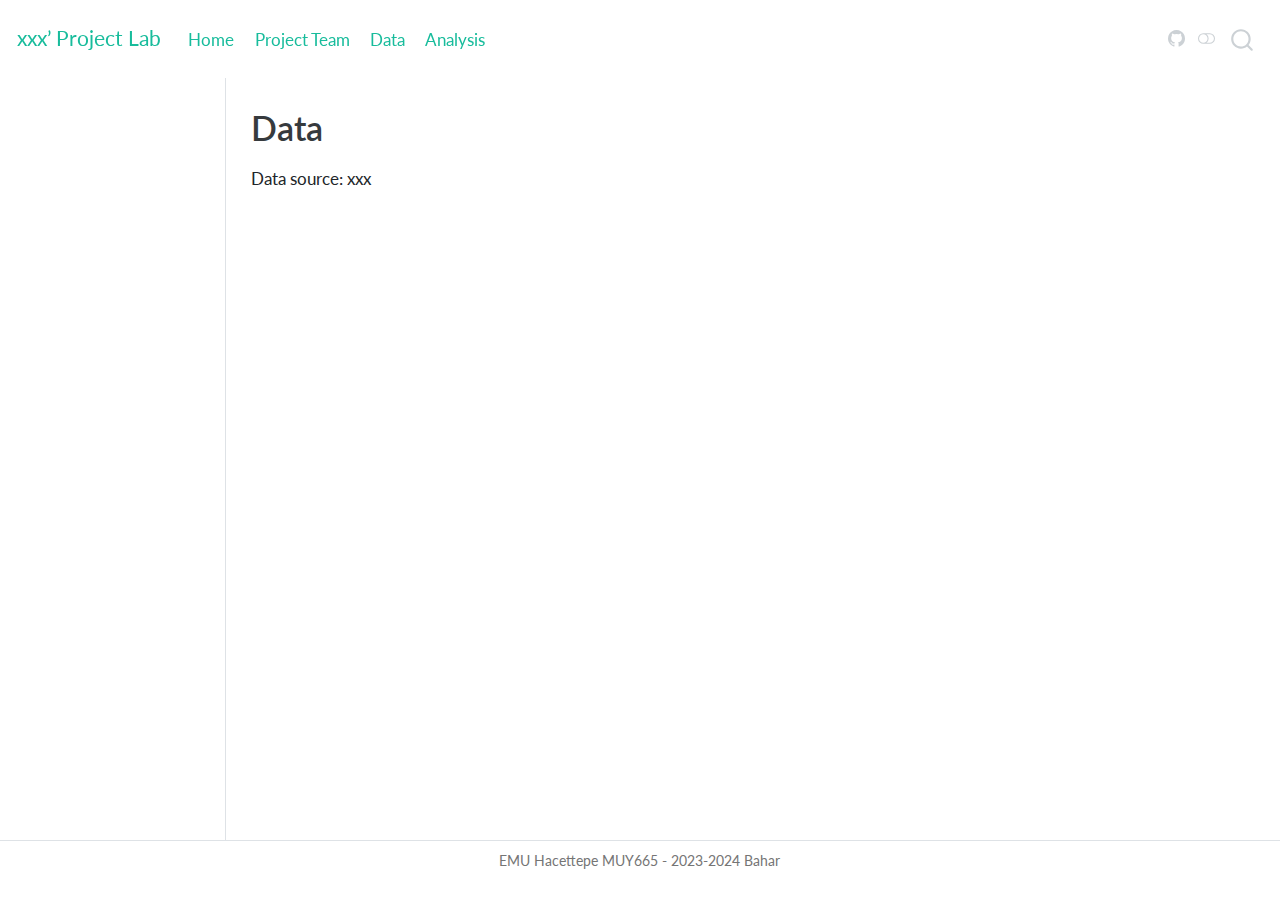
<file: docs/data.html>
<!DOCTYPE html>
<html xmlns="http://www.w3.org/1999/xhtml" lang="en" xml:lang="en"><head>

<meta charset="utf-8">
<meta name="generator" content="quarto-1.4.551">

<meta name="viewport" content="width=device-width, initial-scale=1.0, user-scalable=yes">


<title>xxx’ Project Lab - Data</title>
<style>
code{white-space: pre-wrap;}
span.smallcaps{font-variant: small-caps;}
div.columns{display: flex; gap: min(4vw, 1.5em);}
div.column{flex: auto; overflow-x: auto;}
div.hanging-indent{margin-left: 1.5em; text-indent: -1.5em;}
ul.task-list{list-style: none;}
ul.task-list li input[type="checkbox"] {
  width: 0.8em;
  margin: 0 0.8em 0.2em -1em; /* quarto-specific, see https://github.com/quarto-dev/quarto-cli/issues/4556 */ 
  vertical-align: middle;
}
</style>


<script src="site_libs/quarto-nav/quarto-nav.js"></script>
<script src="site_libs/quarto-nav/headroom.min.js"></script>
<script src="site_libs/clipboard/clipboard.min.js"></script>
<script src="site_libs/quarto-search/autocomplete.umd.js"></script>
<script src="site_libs/quarto-search/fuse.min.js"></script>
<script src="site_libs/quarto-search/quarto-search.js"></script>
<meta name="quarto:offset" content="./">
<script src="site_libs/quarto-html/quarto.js"></script>
<script src="site_libs/quarto-html/popper.min.js"></script>
<script src="site_libs/quarto-html/tippy.umd.min.js"></script>
<script src="site_libs/quarto-html/anchor.min.js"></script>
<link href="site_libs/quarto-html/tippy.css" rel="stylesheet">
<link href="site_libs/quarto-html/quarto-syntax-highlighting.css" rel="stylesheet" class="quarto-color-scheme" id="quarto-text-highlighting-styles">
<link href="site_libs/quarto-html/quarto-syntax-highlighting-dark.css" rel="prefetch" class="quarto-color-scheme quarto-color-alternate" id="quarto-text-highlighting-styles">
<script src="site_libs/bootstrap/bootstrap.min.js"></script>
<link href="site_libs/bootstrap/bootstrap-icons.css" rel="stylesheet">
<link href="site_libs/bootstrap/bootstrap.min.css" rel="stylesheet" class="quarto-color-scheme" id="quarto-bootstrap" data-mode="light">
<link href="site_libs/bootstrap/bootstrap-dark.min.css" rel="prefetch" class="quarto-color-scheme quarto-color-alternate" id="quarto-bootstrap" data-mode="dark">
<script id="quarto-search-options" type="application/json">{
  "location": "navbar",
  "copy-button": false,
  "collapse-after": 3,
  "panel-placement": "end",
  "type": "overlay",
  "limit": 50,
  "keyboard-shortcut": [
    "f",
    "/",
    "s"
  ],
  "show-item-context": false,
  "language": {
    "search-no-results-text": "No results",
    "search-matching-documents-text": "matching documents",
    "search-copy-link-title": "Copy link to search",
    "search-hide-matches-text": "Hide additional matches",
    "search-more-match-text": "more match in this document",
    "search-more-matches-text": "more matches in this document",
    "search-clear-button-title": "Clear",
    "search-text-placeholder": "",
    "search-detached-cancel-button-title": "Cancel",
    "search-submit-button-title": "Submit",
    "search-label": "Search"
  }
}</script>


<link rel="stylesheet" href="styles.css">
</head>

<body class="docked nav-fixed">

<div id="quarto-search-results"></div>
  <header id="quarto-header" class="headroom fixed-top">
    <nav class="navbar navbar-expand-lg " data-bs-theme="dark">
      <div class="navbar-container container-fluid">
      <div class="navbar-brand-container mx-auto">
    <a class="navbar-brand" href="./index.html">
    <span class="navbar-title">xxx’ Project Lab</span>
    </a>
  </div>
            <div id="quarto-search" class="" title="Search"></div>
          <button class="navbar-toggler" type="button" data-bs-toggle="collapse" data-bs-target="#navbarCollapse" aria-controls="navbarCollapse" aria-expanded="false" aria-label="Toggle navigation" onclick="if (window.quartoToggleHeadroom) { window.quartoToggleHeadroom(); }">
  <span class="navbar-toggler-icon"></span>
</button>
          <div class="collapse navbar-collapse" id="navbarCollapse">
            <ul class="navbar-nav navbar-nav-scroll me-auto">
  <li class="nav-item">
    <a class="nav-link" href="./index.html"> 
<span class="menu-text">Home</span></a>
  </li>  
  <li class="nav-item">
    <a class="nav-link" href="./team.html"> 
<span class="menu-text">Project Team</span></a>
  </li>  
  <li class="nav-item">
    <a class="nav-link active" href="./data.html" aria-current="page"> 
<span class="menu-text">Data</span></a>
  </li>  
  <li class="nav-item">
    <a class="nav-link" href="./analysis.html"> 
<span class="menu-text">Analysis</span></a>
  </li>  
</ul>
          </div> <!-- /navcollapse -->
          <div class="quarto-navbar-tools">
    <a href="https://github.com" title="" class="quarto-navigation-tool px-1" aria-label=""><i class="bi bi-github"></i></a>
  <a href="" class="quarto-color-scheme-toggle quarto-navigation-tool  px-1" onclick="window.quartoToggleColorScheme(); return false;" title="Toggle dark mode"><i class="bi"></i></a>
</div>
      </div> <!-- /container-fluid -->
    </nav>
</header>
<!-- content -->
<div id="quarto-content" class="quarto-container page-columns page-rows-contents page-layout-article page-navbar">
<!-- sidebar -->
  <nav id="quarto-sidebar" class="sidebar collapse collapse-horizontal quarto-sidebar-collapse-item sidebar-navigation docked overflow-auto">
    
</nav>
<div id="quarto-sidebar-glass" class="quarto-sidebar-collapse-item" data-bs-toggle="collapse" data-bs-target=".quarto-sidebar-collapse-item"></div>
<!-- margin-sidebar -->
    <div id="quarto-margin-sidebar" class="sidebar margin-sidebar">
    </div>
<!-- main -->
<main class="content" id="quarto-document-content">

<header id="title-block-header" class="quarto-title-block default">
<div class="quarto-title">
<h1 class="title">Data</h1>
</div>



<div class="quarto-title-meta">

    
  
    
  </div>
  


</header>


<p>Data source: xxx</p>



<a onclick="window.scrollTo(0, 0); return false;" role="button" id="quarto-back-to-top"><i class="bi bi-arrow-up"></i> Back to top</a></main> <!-- /main -->
<script id="quarto-html-after-body" type="application/javascript">
window.document.addEventListener("DOMContentLoaded", function (event) {
  const toggleBodyColorMode = (bsSheetEl) => {
    const mode = bsSheetEl.getAttribute("data-mode");
    const bodyEl = window.document.querySelector("body");
    if (mode === "dark") {
      bodyEl.classList.add("quarto-dark");
      bodyEl.classList.remove("quarto-light");
    } else {
      bodyEl.classList.add("quarto-light");
      bodyEl.classList.remove("quarto-dark");
    }
  }
  const toggleBodyColorPrimary = () => {
    const bsSheetEl = window.document.querySelector("link#quarto-bootstrap");
    if (bsSheetEl) {
      toggleBodyColorMode(bsSheetEl);
    }
  }
  toggleBodyColorPrimary();  
  const disableStylesheet = (stylesheets) => {
    for (let i=0; i < stylesheets.length; i++) {
      const stylesheet = stylesheets[i];
      stylesheet.rel = 'prefetch';
    }
  }
  const enableStylesheet = (stylesheets) => {
    for (let i=0; i < stylesheets.length; i++) {
      const stylesheet = stylesheets[i];
      stylesheet.rel = 'stylesheet';
    }
  }
  const manageTransitions = (selector, allowTransitions) => {
    const els = window.document.querySelectorAll(selector);
    for (let i=0; i < els.length; i++) {
      const el = els[i];
      if (allowTransitions) {
        el.classList.remove('notransition');
      } else {
        el.classList.add('notransition');
      }
    }
  }
  const toggleGiscusIfUsed = (isAlternate, darkModeDefault) => {
    const baseTheme = document.querySelector('#giscus-base-theme')?.value ?? 'light';
    const alternateTheme = document.querySelector('#giscus-alt-theme')?.value ?? 'dark';
    let newTheme = '';
    if(darkModeDefault) {
      newTheme = isAlternate ? baseTheme : alternateTheme;
    } else {
      newTheme = isAlternate ? alternateTheme : baseTheme;
    }
    const changeGiscusTheme = () => {
      // From: https://github.com/giscus/giscus/issues/336
      const sendMessage = (message) => {
        const iframe = document.querySelector('iframe.giscus-frame');
        if (!iframe) return;
        iframe.contentWindow.postMessage({ giscus: message }, 'https://giscus.app');
      }
      sendMessage({
        setConfig: {
          theme: newTheme
        }
      });
    }
    const isGiscussLoaded = window.document.querySelector('iframe.giscus-frame') !== null;
    if (isGiscussLoaded) {
      changeGiscusTheme();
    }
  }
  const toggleColorMode = (alternate) => {
    // Switch the stylesheets
    const alternateStylesheets = window.document.querySelectorAll('link.quarto-color-scheme.quarto-color-alternate');
    manageTransitions('#quarto-margin-sidebar .nav-link', false);
    if (alternate) {
      enableStylesheet(alternateStylesheets);
      for (const sheetNode of alternateStylesheets) {
        if (sheetNode.id === "quarto-bootstrap") {
          toggleBodyColorMode(sheetNode);
        }
      }
    } else {
      disableStylesheet(alternateStylesheets);
      toggleBodyColorPrimary();
    }
    manageTransitions('#quarto-margin-sidebar .nav-link', true);
    // Switch the toggles
    const toggles = window.document.querySelectorAll('.quarto-color-scheme-toggle');
    for (let i=0; i < toggles.length; i++) {
      const toggle = toggles[i];
      if (toggle) {
        if (alternate) {
          toggle.classList.add("alternate");     
        } else {
          toggle.classList.remove("alternate");
        }
      }
    }
    // Hack to workaround the fact that safari doesn't
    // properly recolor the scrollbar when toggling (#1455)
    if (navigator.userAgent.indexOf('Safari') > 0 && navigator.userAgent.indexOf('Chrome') == -1) {
      manageTransitions("body", false);
      window.scrollTo(0, 1);
      setTimeout(() => {
        window.scrollTo(0, 0);
        manageTransitions("body", true);
      }, 40);  
    }
  }
  const isFileUrl = () => { 
    return window.location.protocol === 'file:';
  }
  const hasAlternateSentinel = () => {  
    let styleSentinel = getColorSchemeSentinel();
    if (styleSentinel !== null) {
      return styleSentinel === "alternate";
    } else {
      return false;
    }
  }
  const setStyleSentinel = (alternate) => {
    const value = alternate ? "alternate" : "default";
    if (!isFileUrl()) {
      window.localStorage.setItem("quarto-color-scheme", value);
    } else {
      localAlternateSentinel = value;
    }
  }
  const getColorSchemeSentinel = () => {
    if (!isFileUrl()) {
      const storageValue = window.localStorage.getItem("quarto-color-scheme");
      return storageValue != null ? storageValue : localAlternateSentinel;
    } else {
      return localAlternateSentinel;
    }
  }
  const darkModeDefault = false;
  let localAlternateSentinel = darkModeDefault ? 'alternate' : 'default';
  // Dark / light mode switch
  window.quartoToggleColorScheme = () => {
    // Read the current dark / light value 
    let toAlternate = !hasAlternateSentinel();
    toggleColorMode(toAlternate);
    setStyleSentinel(toAlternate);
    toggleGiscusIfUsed(toAlternate, darkModeDefault);
  };
  // Ensure there is a toggle, if there isn't float one in the top right
  if (window.document.querySelector('.quarto-color-scheme-toggle') === null) {
    const a = window.document.createElement('a');
    a.classList.add('top-right');
    a.classList.add('quarto-color-scheme-toggle');
    a.href = "";
    a.onclick = function() { try { window.quartoToggleColorScheme(); } catch {} return false; };
    const i = window.document.createElement("i");
    i.classList.add('bi');
    a.appendChild(i);
    window.document.body.appendChild(a);
  }
  // Switch to dark mode if need be
  if (hasAlternateSentinel()) {
    toggleColorMode(true);
  } else {
    toggleColorMode(false);
  }
  const icon = "";
  const anchorJS = new window.AnchorJS();
  anchorJS.options = {
    placement: 'right',
    icon: icon
  };
  anchorJS.add('.anchored');
  const isCodeAnnotation = (el) => {
    for (const clz of el.classList) {
      if (clz.startsWith('code-annotation-')) {                     
        return true;
      }
    }
    return false;
  }
  const clipboard = new window.ClipboardJS('.code-copy-button', {
    text: function(trigger) {
      const codeEl = trigger.previousElementSibling.cloneNode(true);
      for (const childEl of codeEl.children) {
        if (isCodeAnnotation(childEl)) {
          childEl.remove();
        }
      }
      return codeEl.innerText;
    }
  });
  clipboard.on('success', function(e) {
    // button target
    const button = e.trigger;
    // don't keep focus
    button.blur();
    // flash "checked"
    button.classList.add('code-copy-button-checked');
    var currentTitle = button.getAttribute("title");
    button.setAttribute("title", "Copied!");
    let tooltip;
    if (window.bootstrap) {
      button.setAttribute("data-bs-toggle", "tooltip");
      button.setAttribute("data-bs-placement", "left");
      button.setAttribute("data-bs-title", "Copied!");
      tooltip = new bootstrap.Tooltip(button, 
        { trigger: "manual", 
          customClass: "code-copy-button-tooltip",
          offset: [0, -8]});
      tooltip.show();    
    }
    setTimeout(function() {
      if (tooltip) {
        tooltip.hide();
        button.removeAttribute("data-bs-title");
        button.removeAttribute("data-bs-toggle");
        button.removeAttribute("data-bs-placement");
      }
      button.setAttribute("title", currentTitle);
      button.classList.remove('code-copy-button-checked');
    }, 1000);
    // clear code selection
    e.clearSelection();
  });
    var localhostRegex = new RegExp(/^(?:http|https):\/\/localhost\:?[0-9]*\//);
    var mailtoRegex = new RegExp(/^mailto:/);
      var filterRegex = new RegExp('/' + window.location.host + '/');
    var isInternal = (href) => {
        return filterRegex.test(href) || localhostRegex.test(href) || mailtoRegex.test(href);
    }
    // Inspect non-navigation links and adorn them if external
 	var links = window.document.querySelectorAll('a[href]:not(.nav-link):not(.navbar-brand):not(.toc-action):not(.sidebar-link):not(.sidebar-item-toggle):not(.pagination-link):not(.no-external):not([aria-hidden]):not(.dropdown-item):not(.quarto-navigation-tool)');
    for (var i=0; i<links.length; i++) {
      const link = links[i];
      if (!isInternal(link.href)) {
        // undo the damage that might have been done by quarto-nav.js in the case of
        // links that we want to consider external
        if (link.dataset.originalHref !== undefined) {
          link.href = link.dataset.originalHref;
        }
      }
    }
  function tippyHover(el, contentFn, onTriggerFn, onUntriggerFn) {
    const config = {
      allowHTML: true,
      maxWidth: 500,
      delay: 100,
      arrow: false,
      appendTo: function(el) {
          return el.parentElement;
      },
      interactive: true,
      interactiveBorder: 10,
      theme: 'quarto',
      placement: 'bottom-start',
    };
    if (contentFn) {
      config.content = contentFn;
    }
    if (onTriggerFn) {
      config.onTrigger = onTriggerFn;
    }
    if (onUntriggerFn) {
      config.onUntrigger = onUntriggerFn;
    }
    window.tippy(el, config); 
  }
  const noterefs = window.document.querySelectorAll('a[role="doc-noteref"]');
  for (var i=0; i<noterefs.length; i++) {
    const ref = noterefs[i];
    tippyHover(ref, function() {
      // use id or data attribute instead here
      let href = ref.getAttribute('data-footnote-href') || ref.getAttribute('href');
      try { href = new URL(href).hash; } catch {}
      const id = href.replace(/^#\/?/, "");
      const note = window.document.getElementById(id);
      if (note) {
        return note.innerHTML;
      } else {
        return "";
      }
    });
  }
  const xrefs = window.document.querySelectorAll('a.quarto-xref');
  const processXRef = (id, note) => {
    // Strip column container classes
    const stripColumnClz = (el) => {
      el.classList.remove("page-full", "page-columns");
      if (el.children) {
        for (const child of el.children) {
          stripColumnClz(child);
        }
      }
    }
    stripColumnClz(note)
    if (id === null || id.startsWith('sec-')) {
      // Special case sections, only their first couple elements
      const container = document.createElement("div");
      if (note.children && note.children.length > 2) {
        container.appendChild(note.children[0].cloneNode(true));
        for (let i = 1; i < note.children.length; i++) {
          const child = note.children[i];
          if (child.tagName === "P" && child.innerText === "") {
            continue;
          } else {
            container.appendChild(child.cloneNode(true));
            break;
          }
        }
        if (window.Quarto?.typesetMath) {
          window.Quarto.typesetMath(container);
        }
        return container.innerHTML
      } else {
        if (window.Quarto?.typesetMath) {
          window.Quarto.typesetMath(note);
        }
        return note.innerHTML;
      }
    } else {
      // Remove any anchor links if they are present
      const anchorLink = note.querySelector('a.anchorjs-link');
      if (anchorLink) {
        anchorLink.remove();
      }
      if (window.Quarto?.typesetMath) {
        window.Quarto.typesetMath(note);
      }
      // TODO in 1.5, we should make sure this works without a callout special case
      if (note.classList.contains("callout")) {
        return note.outerHTML;
      } else {
        return note.innerHTML;
      }
    }
  }
  for (var i=0; i<xrefs.length; i++) {
    const xref = xrefs[i];
    tippyHover(xref, undefined, function(instance) {
      instance.disable();
      let url = xref.getAttribute('href');
      let hash = undefined; 
      if (url.startsWith('#')) {
        hash = url;
      } else {
        try { hash = new URL(url).hash; } catch {}
      }
      if (hash) {
        const id = hash.replace(/^#\/?/, "");
        const note = window.document.getElementById(id);
        if (note !== null) {
          try {
            const html = processXRef(id, note.cloneNode(true));
            instance.setContent(html);
          } finally {
            instance.enable();
            instance.show();
          }
        } else {
          // See if we can fetch this
          fetch(url.split('#')[0])
          .then(res => res.text())
          .then(html => {
            const parser = new DOMParser();
            const htmlDoc = parser.parseFromString(html, "text/html");
            const note = htmlDoc.getElementById(id);
            if (note !== null) {
              const html = processXRef(id, note);
              instance.setContent(html);
            } 
          }).finally(() => {
            instance.enable();
            instance.show();
          });
        }
      } else {
        // See if we can fetch a full url (with no hash to target)
        // This is a special case and we should probably do some content thinning / targeting
        fetch(url)
        .then(res => res.text())
        .then(html => {
          const parser = new DOMParser();
          const htmlDoc = parser.parseFromString(html, "text/html");
          const note = htmlDoc.querySelector('main.content');
          if (note !== null) {
            // This should only happen for chapter cross references
            // (since there is no id in the URL)
            // remove the first header
            if (note.children.length > 0 && note.children[0].tagName === "HEADER") {
              note.children[0].remove();
            }
            const html = processXRef(null, note);
            instance.setContent(html);
          } 
        }).finally(() => {
          instance.enable();
          instance.show();
        });
      }
    }, function(instance) {
    });
  }
      let selectedAnnoteEl;
      const selectorForAnnotation = ( cell, annotation) => {
        let cellAttr = 'data-code-cell="' + cell + '"';
        let lineAttr = 'data-code-annotation="' +  annotation + '"';
        const selector = 'span[' + cellAttr + '][' + lineAttr + ']';
        return selector;
      }
      const selectCodeLines = (annoteEl) => {
        const doc = window.document;
        const targetCell = annoteEl.getAttribute("data-target-cell");
        const targetAnnotation = annoteEl.getAttribute("data-target-annotation");
        const annoteSpan = window.document.querySelector(selectorForAnnotation(targetCell, targetAnnotation));
        const lines = annoteSpan.getAttribute("data-code-lines").split(",");
        const lineIds = lines.map((line) => {
          return targetCell + "-" + line;
        })
        let top = null;
        let height = null;
        let parent = null;
        if (lineIds.length > 0) {
            //compute the position of the single el (top and bottom and make a div)
            const el = window.document.getElementById(lineIds[0]);
            top = el.offsetTop;
            height = el.offsetHeight;
            parent = el.parentElement.parentElement;
          if (lineIds.length > 1) {
            const lastEl = window.document.getElementById(lineIds[lineIds.length - 1]);
            const bottom = lastEl.offsetTop + lastEl.offsetHeight;
            height = bottom - top;
          }
          if (top !== null && height !== null && parent !== null) {
            // cook up a div (if necessary) and position it 
            let div = window.document.getElementById("code-annotation-line-highlight");
            if (div === null) {
              div = window.document.createElement("div");
              div.setAttribute("id", "code-annotation-line-highlight");
              div.style.position = 'absolute';
              parent.appendChild(div);
            }
            div.style.top = top - 2 + "px";
            div.style.height = height + 4 + "px";
            div.style.left = 0;
            let gutterDiv = window.document.getElementById("code-annotation-line-highlight-gutter");
            if (gutterDiv === null) {
              gutterDiv = window.document.createElement("div");
              gutterDiv.setAttribute("id", "code-annotation-line-highlight-gutter");
              gutterDiv.style.position = 'absolute';
              const codeCell = window.document.getElementById(targetCell);
              const gutter = codeCell.querySelector('.code-annotation-gutter');
              gutter.appendChild(gutterDiv);
            }
            gutterDiv.style.top = top - 2 + "px";
            gutterDiv.style.height = height + 4 + "px";
          }
          selectedAnnoteEl = annoteEl;
        }
      };
      const unselectCodeLines = () => {
        const elementsIds = ["code-annotation-line-highlight", "code-annotation-line-highlight-gutter"];
        elementsIds.forEach((elId) => {
          const div = window.document.getElementById(elId);
          if (div) {
            div.remove();
          }
        });
        selectedAnnoteEl = undefined;
      };
        // Handle positioning of the toggle
    window.addEventListener(
      "resize",
      throttle(() => {
        elRect = undefined;
        if (selectedAnnoteEl) {
          selectCodeLines(selectedAnnoteEl);
        }
      }, 10)
    );
    function throttle(fn, ms) {
    let throttle = false;
    let timer;
      return (...args) => {
        if(!throttle) { // first call gets through
            fn.apply(this, args);
            throttle = true;
        } else { // all the others get throttled
            if(timer) clearTimeout(timer); // cancel #2
            timer = setTimeout(() => {
              fn.apply(this, args);
              timer = throttle = false;
            }, ms);
        }
      };
    }
      // Attach click handler to the DT
      const annoteDls = window.document.querySelectorAll('dt[data-target-cell]');
      for (const annoteDlNode of annoteDls) {
        annoteDlNode.addEventListener('click', (event) => {
          const clickedEl = event.target;
          if (clickedEl !== selectedAnnoteEl) {
            unselectCodeLines();
            const activeEl = window.document.querySelector('dt[data-target-cell].code-annotation-active');
            if (activeEl) {
              activeEl.classList.remove('code-annotation-active');
            }
            selectCodeLines(clickedEl);
            clickedEl.classList.add('code-annotation-active');
          } else {
            // Unselect the line
            unselectCodeLines();
            clickedEl.classList.remove('code-annotation-active');
          }
        });
      }
  const findCites = (el) => {
    const parentEl = el.parentElement;
    if (parentEl) {
      const cites = parentEl.dataset.cites;
      if (cites) {
        return {
          el,
          cites: cites.split(' ')
        };
      } else {
        return findCites(el.parentElement)
      }
    } else {
      return undefined;
    }
  };
  var bibliorefs = window.document.querySelectorAll('a[role="doc-biblioref"]');
  for (var i=0; i<bibliorefs.length; i++) {
    const ref = bibliorefs[i];
    const citeInfo = findCites(ref);
    if (citeInfo) {
      tippyHover(citeInfo.el, function() {
        var popup = window.document.createElement('div');
        citeInfo.cites.forEach(function(cite) {
          var citeDiv = window.document.createElement('div');
          citeDiv.classList.add('hanging-indent');
          citeDiv.classList.add('csl-entry');
          var biblioDiv = window.document.getElementById('ref-' + cite);
          if (biblioDiv) {
            citeDiv.innerHTML = biblioDiv.innerHTML;
          }
          popup.appendChild(citeDiv);
        });
        return popup.innerHTML;
      });
    }
  }
});
</script>
</div> <!-- /content -->
<footer class="footer">
  <div class="nav-footer">
    <div class="nav-footer-left">
      &nbsp;
    </div>   
    <div class="nav-footer-center">
<p>EMU Hacettepe MUY665 - 2023-2024 Bahar</p>
</div>
    <div class="nav-footer-right">
      &nbsp;
    </div>
  </div>
</footer>




</body></html>
</file>
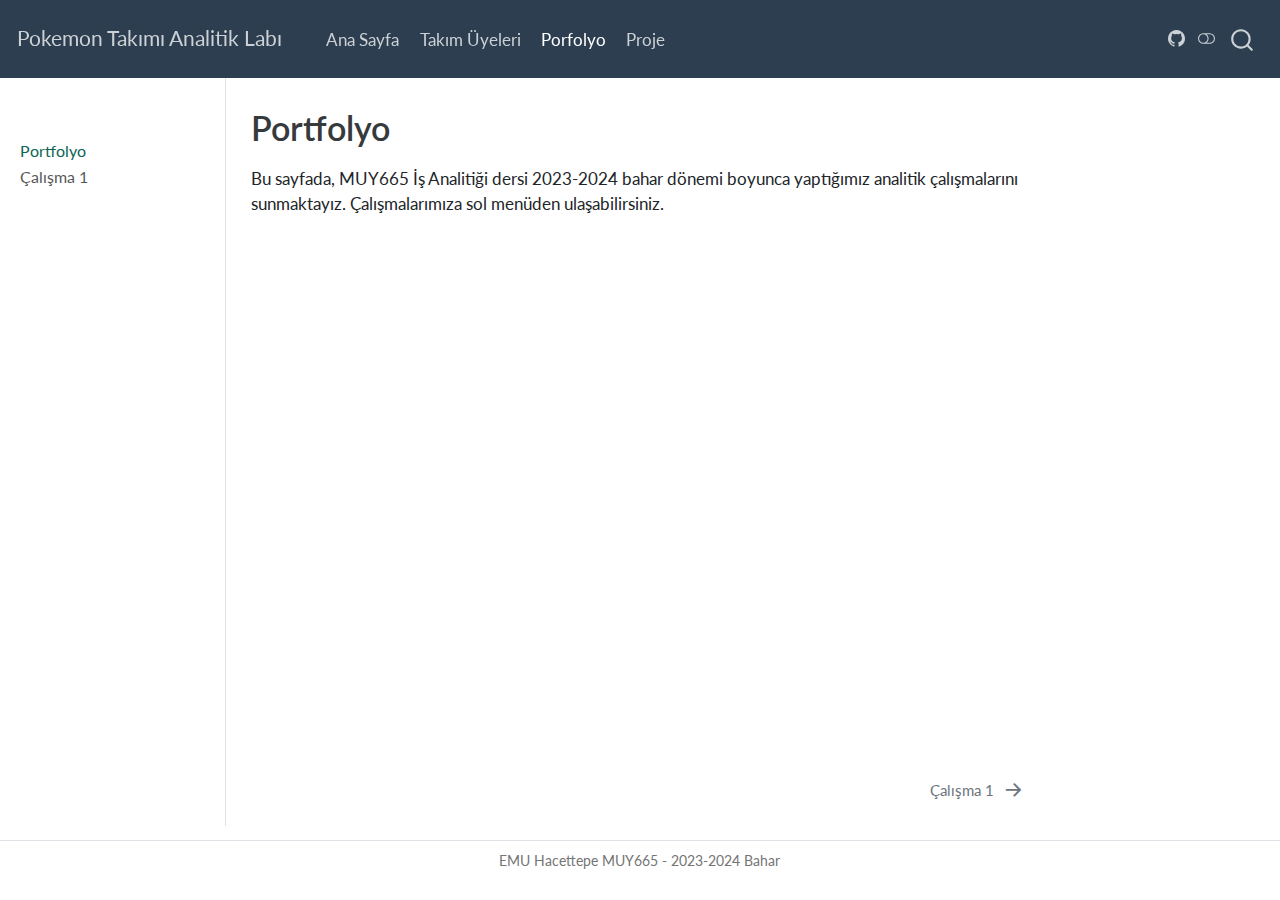
<file: docs/portfolyo.html>
<!DOCTYPE html>
<html xmlns="http://www.w3.org/1999/xhtml" lang="en" xml:lang="en"><head>

<meta charset="utf-8">
<meta name="generator" content="quarto-1.3.450">

<meta name="viewport" content="width=device-width, initial-scale=1.0, user-scalable=yes">


<title>Pokemon Takımı Analitik Labı - Portfolyo</title>
<style>
code{white-space: pre-wrap;}
span.smallcaps{font-variant: small-caps;}
div.columns{display: flex; gap: min(4vw, 1.5em);}
div.column{flex: auto; overflow-x: auto;}
div.hanging-indent{margin-left: 1.5em; text-indent: -1.5em;}
ul.task-list{list-style: none;}
ul.task-list li input[type="checkbox"] {
  width: 0.8em;
  margin: 0 0.8em 0.2em -1em; /* quarto-specific, see https://github.com/quarto-dev/quarto-cli/issues/4556 */ 
  vertical-align: middle;
}
</style>


<script src="site_libs/quarto-nav/quarto-nav.js"></script>
<script src="site_libs/quarto-nav/headroom.min.js"></script>
<script src="site_libs/clipboard/clipboard.min.js"></script>
<script src="site_libs/quarto-search/autocomplete.umd.js"></script>
<script src="site_libs/quarto-search/fuse.min.js"></script>
<script src="site_libs/quarto-search/quarto-search.js"></script>
<meta name="quarto:offset" content="./">
<link href="./portfolyo/calisma1.html" rel="next">
<script src="site_libs/quarto-html/quarto.js"></script>
<script src="site_libs/quarto-html/popper.min.js"></script>
<script src="site_libs/quarto-html/tippy.umd.min.js"></script>
<script src="site_libs/quarto-html/anchor.min.js"></script>
<link href="site_libs/quarto-html/tippy.css" rel="stylesheet">
<link href="site_libs/quarto-html/quarto-syntax-highlighting.css" rel="stylesheet" class="quarto-color-scheme" id="quarto-text-highlighting-styles">
<link href="site_libs/quarto-html/quarto-syntax-highlighting-dark.css" rel="prefetch" class="quarto-color-scheme quarto-color-alternate" id="quarto-text-highlighting-styles">
<script src="site_libs/bootstrap/bootstrap.min.js"></script>
<link href="site_libs/bootstrap/bootstrap-icons.css" rel="stylesheet">
<link href="site_libs/bootstrap/bootstrap.min.css" rel="stylesheet" class="quarto-color-scheme" id="quarto-bootstrap" data-mode="light">
<link href="site_libs/bootstrap/bootstrap-dark.min.css" rel="prefetch" class="quarto-color-scheme quarto-color-alternate" id="quarto-bootstrap" data-mode="dark">
<script id="quarto-search-options" type="application/json">{
  "location": "navbar",
  "copy-button": false,
  "collapse-after": 3,
  "panel-placement": "end",
  "type": "overlay",
  "limit": 20,
  "language": {
    "search-no-results-text": "No results",
    "search-matching-documents-text": "matching documents",
    "search-copy-link-title": "Copy link to search",
    "search-hide-matches-text": "Hide additional matches",
    "search-more-match-text": "more match in this document",
    "search-more-matches-text": "more matches in this document",
    "search-clear-button-title": "Clear",
    "search-detached-cancel-button-title": "Cancel",
    "search-submit-button-title": "Submit",
    "search-label": "Search"
  }
}</script>


<link rel="stylesheet" href="styles.css">
</head>

<body class="nav-sidebar docked nav-fixed">

<div id="quarto-search-results"></div>
  <header id="quarto-header" class="headroom fixed-top">
    <nav class="navbar navbar-expand-lg navbar-dark ">
      <div class="navbar-container container-fluid">
      <div class="navbar-brand-container">
    <a class="navbar-brand" href="./index.html">
    <span class="navbar-title">Pokemon Takımı Analitik Labı</span>
    </a>
  </div>
            <div id="quarto-search" class="" title="Search"></div>
          <button class="navbar-toggler" type="button" data-bs-toggle="collapse" data-bs-target="#navbarCollapse" aria-controls="navbarCollapse" aria-expanded="false" aria-label="Toggle navigation" onclick="if (window.quartoToggleHeadroom) { window.quartoToggleHeadroom(); }">
  <span class="navbar-toggler-icon"></span>
</button>
          <div class="collapse navbar-collapse" id="navbarCollapse">
            <ul class="navbar-nav navbar-nav-scroll me-auto">
  <li class="nav-item">
    <a class="nav-link" href="./index.html" rel="" target="">
 <span class="menu-text">Ana Sayfa</span></a>
  </li>  
  <li class="nav-item">
    <a class="nav-link" href="./takim.html" rel="" target="">
 <span class="menu-text">Takım Üyeleri</span></a>
  </li>  
  <li class="nav-item">
    <a class="nav-link active" href="./portfolyo.html" rel="" target="" aria-current="page">
 <span class="menu-text">Porfolyo</span></a>
  </li>  
  <li class="nav-item">
    <a class="nav-link" href="./proje.html" rel="" target="">
 <span class="menu-text">Proje</span></a>
  </li>  
</ul>
            <div class="quarto-navbar-tools ms-auto">
    <a href="https://github.com" rel="" title="" class="quarto-navigation-tool px-1" aria-label=""><i class="bi bi-github"></i></a>
  <a href="" class="quarto-color-scheme-toggle quarto-navigation-tool  px-1" onclick="window.quartoToggleColorScheme(); return false;" title="Toggle dark mode"><i class="bi"></i></a>
</div>
          </div> <!-- /navcollapse -->
      </div> <!-- /container-fluid -->
    </nav>
  <nav class="quarto-secondary-nav">
    <div class="container-fluid d-flex">
      <button type="button" class="quarto-btn-toggle btn" data-bs-toggle="collapse" data-bs-target="#quarto-sidebar,#quarto-sidebar-glass" aria-controls="quarto-sidebar" aria-expanded="false" aria-label="Toggle sidebar navigation" onclick="if (window.quartoToggleHeadroom) { window.quartoToggleHeadroom(); }">
        <i class="bi bi-layout-text-sidebar-reverse"></i>
      </button>
      <nav class="quarto-page-breadcrumbs" aria-label="breadcrumb"><ol class="breadcrumb"><li class="breadcrumb-item"><a href="./portfolyo.html">Portfolyo</a></li></ol></nav>
      <a class="flex-grow-1" role="button" data-bs-toggle="collapse" data-bs-target="#quarto-sidebar,#quarto-sidebar-glass" aria-controls="quarto-sidebar" aria-expanded="false" aria-label="Toggle sidebar navigation" onclick="if (window.quartoToggleHeadroom) { window.quartoToggleHeadroom(); }">      
      </a>
      <button type="button" class="btn quarto-search-button" aria-label="" onclick="window.quartoOpenSearch();">
        <i class="bi bi-search"></i>
      </button>
    </div>
  </nav>
</header>
<!-- content -->
<div id="quarto-content" class="quarto-container page-columns page-rows-contents page-layout-article page-navbar">
<!-- sidebar -->
  <nav id="quarto-sidebar" class="sidebar collapse collapse-horizontal sidebar-navigation docked overflow-auto">
        <div class="mt-2 flex-shrink-0 align-items-center">
        <div class="sidebar-search">
        <div id="quarto-search" class="" title="Search"></div>
        </div>
        </div>
    <div class="sidebar-menu-container"> 
    <ul class="list-unstyled mt-1">
        <li class="sidebar-item">
  <div class="sidebar-item-container"> 
  <a href="./portfolyo.html" class="sidebar-item-text sidebar-link active">
 <span class="menu-text">Portfolyo</span></a>
  </div>
</li>
        <li class="sidebar-item">
  <div class="sidebar-item-container"> 
  <a href="./portfolyo/calisma1.html" class="sidebar-item-text sidebar-link">
 <span class="menu-text">Çalışma 1</span></a>
  </div>
</li>
    </ul>
    </div>
    
</nav>
<div id="quarto-sidebar-glass" data-bs-toggle="collapse" data-bs-target="#quarto-sidebar,#quarto-sidebar-glass"></div>
<!-- margin-sidebar -->
    <div id="quarto-margin-sidebar" class="sidebar margin-sidebar">
    </div>
<!-- main -->
<main class="content" id="quarto-document-content">

<header id="title-block-header" class="quarto-title-block default">
<div class="quarto-title">
<h1 class="title">Portfolyo</h1>
</div>



<div class="quarto-title-meta">

    
  
    
  </div>
  

</header>

<p>Bu sayfada, MUY665 İş Analitiği dersi 2023-2024 bahar dönemi boyunca yaptığımız analitik çalışmalarını sunmaktayız. Çalışmalarımıza sol menüden ulaşabilirsiniz.</p>



<a onclick="window.scrollTo(0, 0); return false;" role="button" id="quarto-back-to-top"><i class="bi bi-arrow-up"></i> Back to top</a></main> <!-- /main -->
<script id="quarto-html-after-body" type="application/javascript">
window.document.addEventListener("DOMContentLoaded", function (event) {
  const toggleBodyColorMode = (bsSheetEl) => {
    const mode = bsSheetEl.getAttribute("data-mode");
    const bodyEl = window.document.querySelector("body");
    if (mode === "dark") {
      bodyEl.classList.add("quarto-dark");
      bodyEl.classList.remove("quarto-light");
    } else {
      bodyEl.classList.add("quarto-light");
      bodyEl.classList.remove("quarto-dark");
    }
  }
  const toggleBodyColorPrimary = () => {
    const bsSheetEl = window.document.querySelector("link#quarto-bootstrap");
    if (bsSheetEl) {
      toggleBodyColorMode(bsSheetEl);
    }
  }
  toggleBodyColorPrimary();  
  const disableStylesheet = (stylesheets) => {
    for (let i=0; i < stylesheets.length; i++) {
      const stylesheet = stylesheets[i];
      stylesheet.rel = 'prefetch';
    }
  }
  const enableStylesheet = (stylesheets) => {
    for (let i=0; i < stylesheets.length; i++) {
      const stylesheet = stylesheets[i];
      stylesheet.rel = 'stylesheet';
    }
  }
  const manageTransitions = (selector, allowTransitions) => {
    const els = window.document.querySelectorAll(selector);
    for (let i=0; i < els.length; i++) {
      const el = els[i];
      if (allowTransitions) {
        el.classList.remove('notransition');
      } else {
        el.classList.add('notransition');
      }
    }
  }
  const toggleColorMode = (alternate) => {
    // Switch the stylesheets
    const alternateStylesheets = window.document.querySelectorAll('link.quarto-color-scheme.quarto-color-alternate');
    manageTransitions('#quarto-margin-sidebar .nav-link', false);
    if (alternate) {
      enableStylesheet(alternateStylesheets);
      for (const sheetNode of alternateStylesheets) {
        if (sheetNode.id === "quarto-bootstrap") {
          toggleBodyColorMode(sheetNode);
        }
      }
    } else {
      disableStylesheet(alternateStylesheets);
      toggleBodyColorPrimary();
    }
    manageTransitions('#quarto-margin-sidebar .nav-link', true);
    // Switch the toggles
    const toggles = window.document.querySelectorAll('.quarto-color-scheme-toggle');
    for (let i=0; i < toggles.length; i++) {
      const toggle = toggles[i];
      if (toggle) {
        if (alternate) {
          toggle.classList.add("alternate");     
        } else {
          toggle.classList.remove("alternate");
        }
      }
    }
    // Hack to workaround the fact that safari doesn't
    // properly recolor the scrollbar when toggling (#1455)
    if (navigator.userAgent.indexOf('Safari') > 0 && navigator.userAgent.indexOf('Chrome') == -1) {
      manageTransitions("body", false);
      window.scrollTo(0, 1);
      setTimeout(() => {
        window.scrollTo(0, 0);
        manageTransitions("body", true);
      }, 40);  
    }
  }
  const isFileUrl = () => { 
    return window.location.protocol === 'file:';
  }
  const hasAlternateSentinel = () => {  
    let styleSentinel = getColorSchemeSentinel();
    if (styleSentinel !== null) {
      return styleSentinel === "alternate";
    } else {
      return false;
    }
  }
  const setStyleSentinel = (alternate) => {
    const value = alternate ? "alternate" : "default";
    if (!isFileUrl()) {
      window.localStorage.setItem("quarto-color-scheme", value);
    } else {
      localAlternateSentinel = value;
    }
  }
  const getColorSchemeSentinel = () => {
    if (!isFileUrl()) {
      const storageValue = window.localStorage.getItem("quarto-color-scheme");
      return storageValue != null ? storageValue : localAlternateSentinel;
    } else {
      return localAlternateSentinel;
    }
  }
  let localAlternateSentinel = 'default';
  // Dark / light mode switch
  window.quartoToggleColorScheme = () => {
    // Read the current dark / light value 
    let toAlternate = !hasAlternateSentinel();
    toggleColorMode(toAlternate);
    setStyleSentinel(toAlternate);
  };
  // Ensure there is a toggle, if there isn't float one in the top right
  if (window.document.querySelector('.quarto-color-scheme-toggle') === null) {
    const a = window.document.createElement('a');
    a.classList.add('top-right');
    a.classList.add('quarto-color-scheme-toggle');
    a.href = "";
    a.onclick = function() { try { window.quartoToggleColorScheme(); } catch {} return false; };
    const i = window.document.createElement("i");
    i.classList.add('bi');
    a.appendChild(i);
    window.document.body.appendChild(a);
  }
  // Switch to dark mode if need be
  if (hasAlternateSentinel()) {
    toggleColorMode(true);
  } else {
    toggleColorMode(false);
  }
  const icon = "";
  const anchorJS = new window.AnchorJS();
  anchorJS.options = {
    placement: 'right',
    icon: icon
  };
  anchorJS.add('.anchored');
  const isCodeAnnotation = (el) => {
    for (const clz of el.classList) {
      if (clz.startsWith('code-annotation-')) {                     
        return true;
      }
    }
    return false;
  }
  const clipboard = new window.ClipboardJS('.code-copy-button', {
    text: function(trigger) {
      const codeEl = trigger.previousElementSibling.cloneNode(true);
      for (const childEl of codeEl.children) {
        if (isCodeAnnotation(childEl)) {
          childEl.remove();
        }
      }
      return codeEl.innerText;
    }
  });
  clipboard.on('success', function(e) {
    // button target
    const button = e.trigger;
    // don't keep focus
    button.blur();
    // flash "checked"
    button.classList.add('code-copy-button-checked');
    var currentTitle = button.getAttribute("title");
    button.setAttribute("title", "Copied!");
    let tooltip;
    if (window.bootstrap) {
      button.setAttribute("data-bs-toggle", "tooltip");
      button.setAttribute("data-bs-placement", "left");
      button.setAttribute("data-bs-title", "Copied!");
      tooltip = new bootstrap.Tooltip(button, 
        { trigger: "manual", 
          customClass: "code-copy-button-tooltip",
          offset: [0, -8]});
      tooltip.show();    
    }
    setTimeout(function() {
      if (tooltip) {
        tooltip.hide();
        button.removeAttribute("data-bs-title");
        button.removeAttribute("data-bs-toggle");
        button.removeAttribute("data-bs-placement");
      }
      button.setAttribute("title", currentTitle);
      button.classList.remove('code-copy-button-checked');
    }, 1000);
    // clear code selection
    e.clearSelection();
  });
  function tippyHover(el, contentFn) {
    const config = {
      allowHTML: true,
      content: contentFn,
      maxWidth: 500,
      delay: 100,
      arrow: false,
      appendTo: function(el) {
          return el.parentElement;
      },
      interactive: true,
      interactiveBorder: 10,
      theme: 'quarto',
      placement: 'bottom-start'
    };
    window.tippy(el, config); 
  }
  const noterefs = window.document.querySelectorAll('a[role="doc-noteref"]');
  for (var i=0; i<noterefs.length; i++) {
    const ref = noterefs[i];
    tippyHover(ref, function() {
      // use id or data attribute instead here
      let href = ref.getAttribute('data-footnote-href') || ref.getAttribute('href');
      try { href = new URL(href).hash; } catch {}
      const id = href.replace(/^#\/?/, "");
      const note = window.document.getElementById(id);
      return note.innerHTML;
    });
  }
      let selectedAnnoteEl;
      const selectorForAnnotation = ( cell, annotation) => {
        let cellAttr = 'data-code-cell="' + cell + '"';
        let lineAttr = 'data-code-annotation="' +  annotation + '"';
        const selector = 'span[' + cellAttr + '][' + lineAttr + ']';
        return selector;
      }
      const selectCodeLines = (annoteEl) => {
        const doc = window.document;
        const targetCell = annoteEl.getAttribute("data-target-cell");
        const targetAnnotation = annoteEl.getAttribute("data-target-annotation");
        const annoteSpan = window.document.querySelector(selectorForAnnotation(targetCell, targetAnnotation));
        const lines = annoteSpan.getAttribute("data-code-lines").split(",");
        const lineIds = lines.map((line) => {
          return targetCell + "-" + line;
        })
        let top = null;
        let height = null;
        let parent = null;
        if (lineIds.length > 0) {
            //compute the position of the single el (top and bottom and make a div)
            const el = window.document.getElementById(lineIds[0]);
            top = el.offsetTop;
            height = el.offsetHeight;
            parent = el.parentElement.parentElement;
          if (lineIds.length > 1) {
            const lastEl = window.document.getElementById(lineIds[lineIds.length - 1]);
            const bottom = lastEl.offsetTop + lastEl.offsetHeight;
            height = bottom - top;
          }
          if (top !== null && height !== null && parent !== null) {
            // cook up a div (if necessary) and position it 
            let div = window.document.getElementById("code-annotation-line-highlight");
            if (div === null) {
              div = window.document.createElement("div");
              div.setAttribute("id", "code-annotation-line-highlight");
              div.style.position = 'absolute';
              parent.appendChild(div);
            }
            div.style.top = top - 2 + "px";
            div.style.height = height + 4 + "px";
            let gutterDiv = window.document.getElementById("code-annotation-line-highlight-gutter");
            if (gutterDiv === null) {
              gutterDiv = window.document.createElement("div");
              gutterDiv.setAttribute("id", "code-annotation-line-highlight-gutter");
              gutterDiv.style.position = 'absolute';
              const codeCell = window.document.getElementById(targetCell);
              const gutter = codeCell.querySelector('.code-annotation-gutter');
              gutter.appendChild(gutterDiv);
            }
            gutterDiv.style.top = top - 2 + "px";
            gutterDiv.style.height = height + 4 + "px";
          }
          selectedAnnoteEl = annoteEl;
        }
      };
      const unselectCodeLines = () => {
        const elementsIds = ["code-annotation-line-highlight", "code-annotation-line-highlight-gutter"];
        elementsIds.forEach((elId) => {
          const div = window.document.getElementById(elId);
          if (div) {
            div.remove();
          }
        });
        selectedAnnoteEl = undefined;
      };
      // Attach click handler to the DT
      const annoteDls = window.document.querySelectorAll('dt[data-target-cell]');
      for (const annoteDlNode of annoteDls) {
        annoteDlNode.addEventListener('click', (event) => {
          const clickedEl = event.target;
          if (clickedEl !== selectedAnnoteEl) {
            unselectCodeLines();
            const activeEl = window.document.querySelector('dt[data-target-cell].code-annotation-active');
            if (activeEl) {
              activeEl.classList.remove('code-annotation-active');
            }
            selectCodeLines(clickedEl);
            clickedEl.classList.add('code-annotation-active');
          } else {
            // Unselect the line
            unselectCodeLines();
            clickedEl.classList.remove('code-annotation-active');
          }
        });
      }
  const findCites = (el) => {
    const parentEl = el.parentElement;
    if (parentEl) {
      const cites = parentEl.dataset.cites;
      if (cites) {
        return {
          el,
          cites: cites.split(' ')
        };
      } else {
        return findCites(el.parentElement)
      }
    } else {
      return undefined;
    }
  };
  var bibliorefs = window.document.querySelectorAll('a[role="doc-biblioref"]');
  for (var i=0; i<bibliorefs.length; i++) {
    const ref = bibliorefs[i];
    const citeInfo = findCites(ref);
    if (citeInfo) {
      tippyHover(citeInfo.el, function() {
        var popup = window.document.createElement('div');
        citeInfo.cites.forEach(function(cite) {
          var citeDiv = window.document.createElement('div');
          citeDiv.classList.add('hanging-indent');
          citeDiv.classList.add('csl-entry');
          var biblioDiv = window.document.getElementById('ref-' + cite);
          if (biblioDiv) {
            citeDiv.innerHTML = biblioDiv.innerHTML;
          }
          popup.appendChild(citeDiv);
        });
        return popup.innerHTML;
      });
    }
  }
});
</script>
<nav class="page-navigation">
  <div class="nav-page nav-page-previous">
  </div>
  <div class="nav-page nav-page-next">
      <a href="./portfolyo/calisma1.html" class="pagination-link">
        <span class="nav-page-text">Çalışma 1</span> <i class="bi bi-arrow-right-short"></i>
      </a>
  </div>
</nav>
</div> <!-- /content -->
<footer class="footer">
  <div class="nav-footer">
    <div class="nav-footer-left">
      &nbsp;
    </div>   
    <div class="nav-footer-center">EMU Hacettepe MUY665 - 2023-2024 Bahar</div>
    <div class="nav-footer-right">
      &nbsp;
    </div>
  </div>
</footer>



</body></html>
</file>
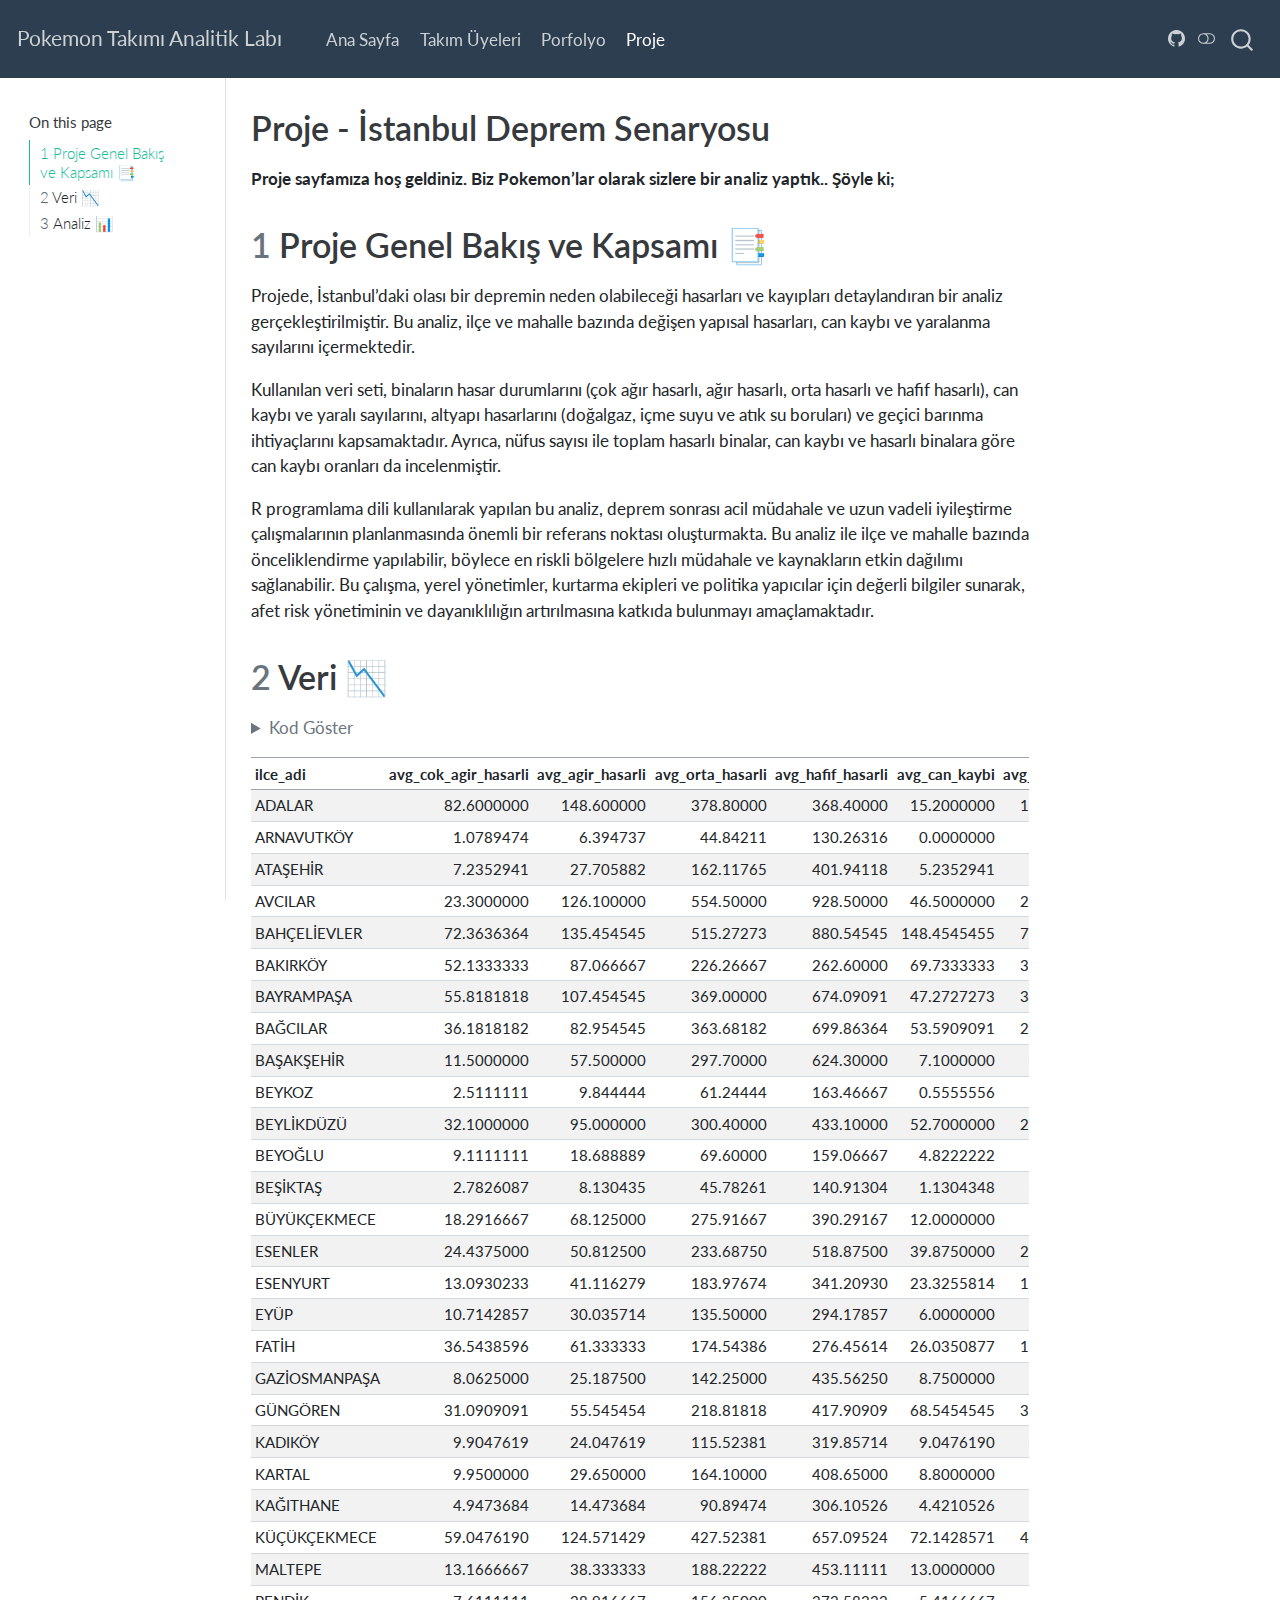
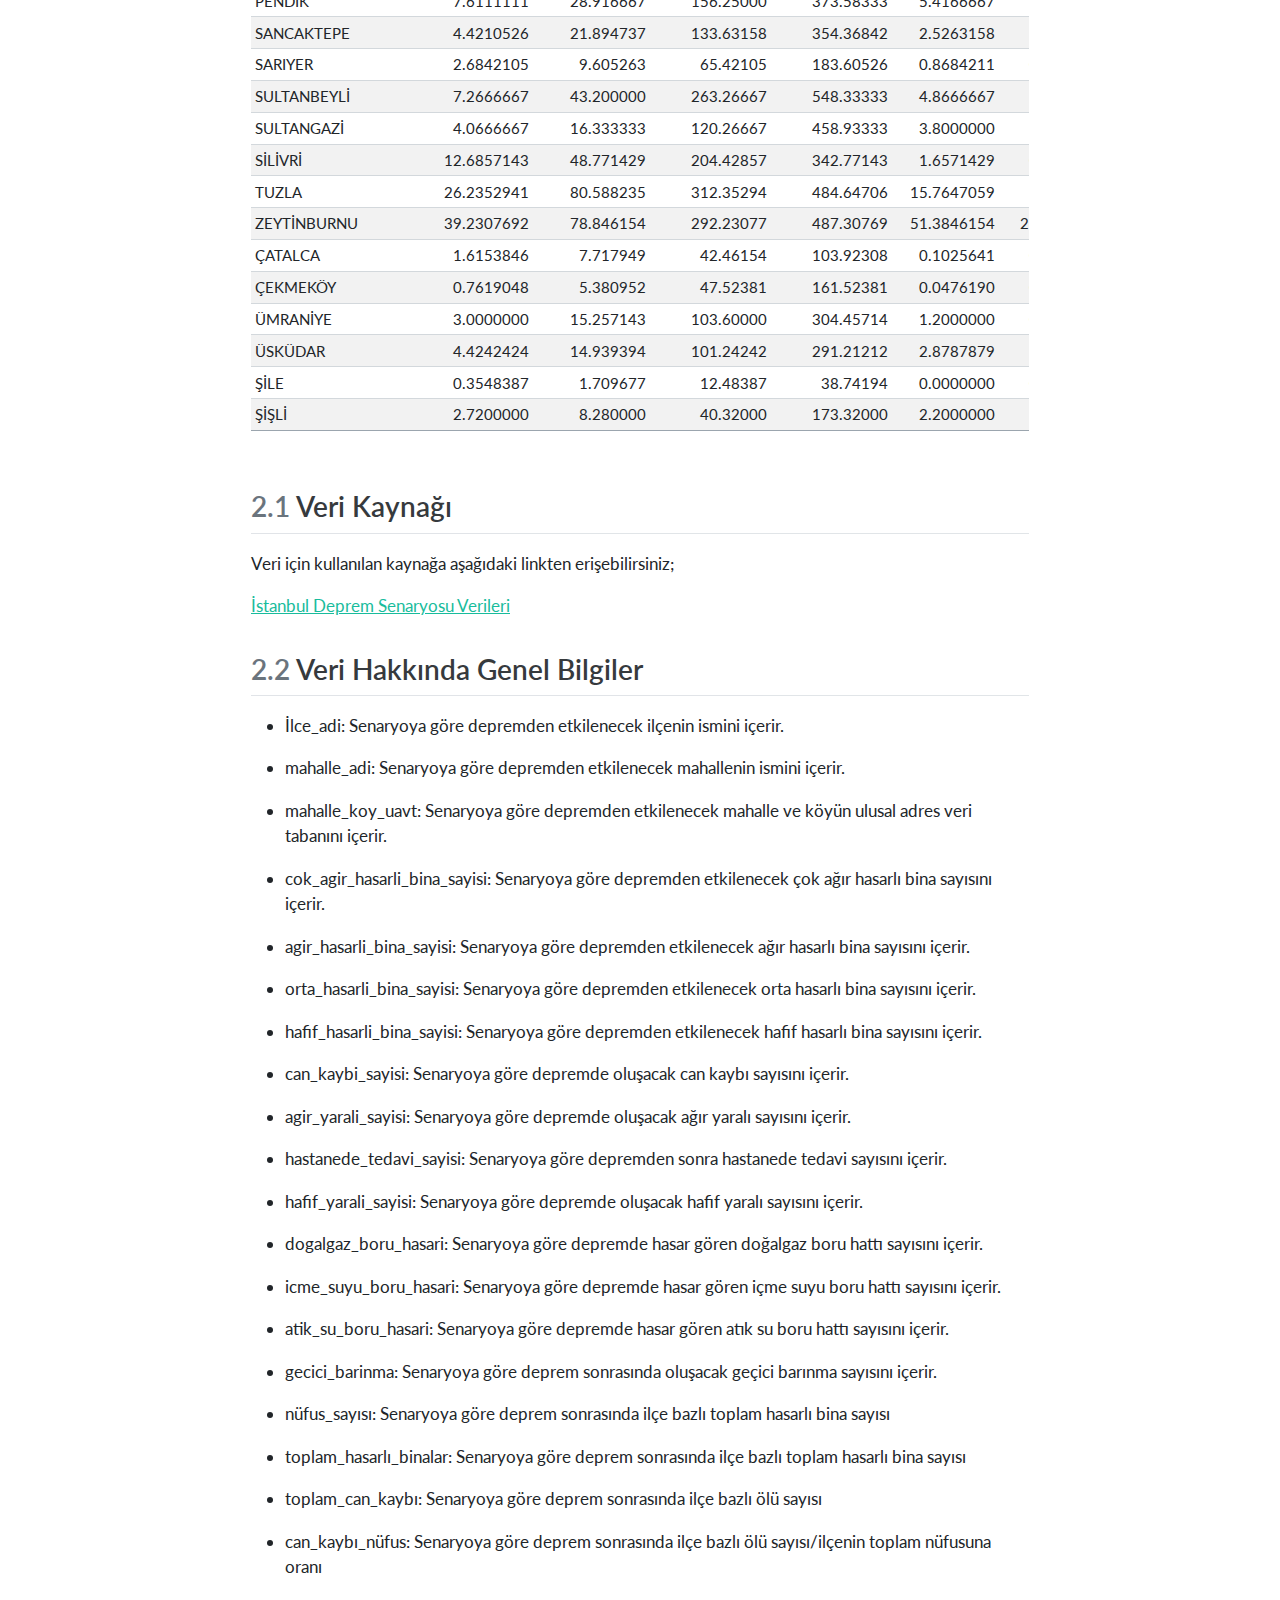
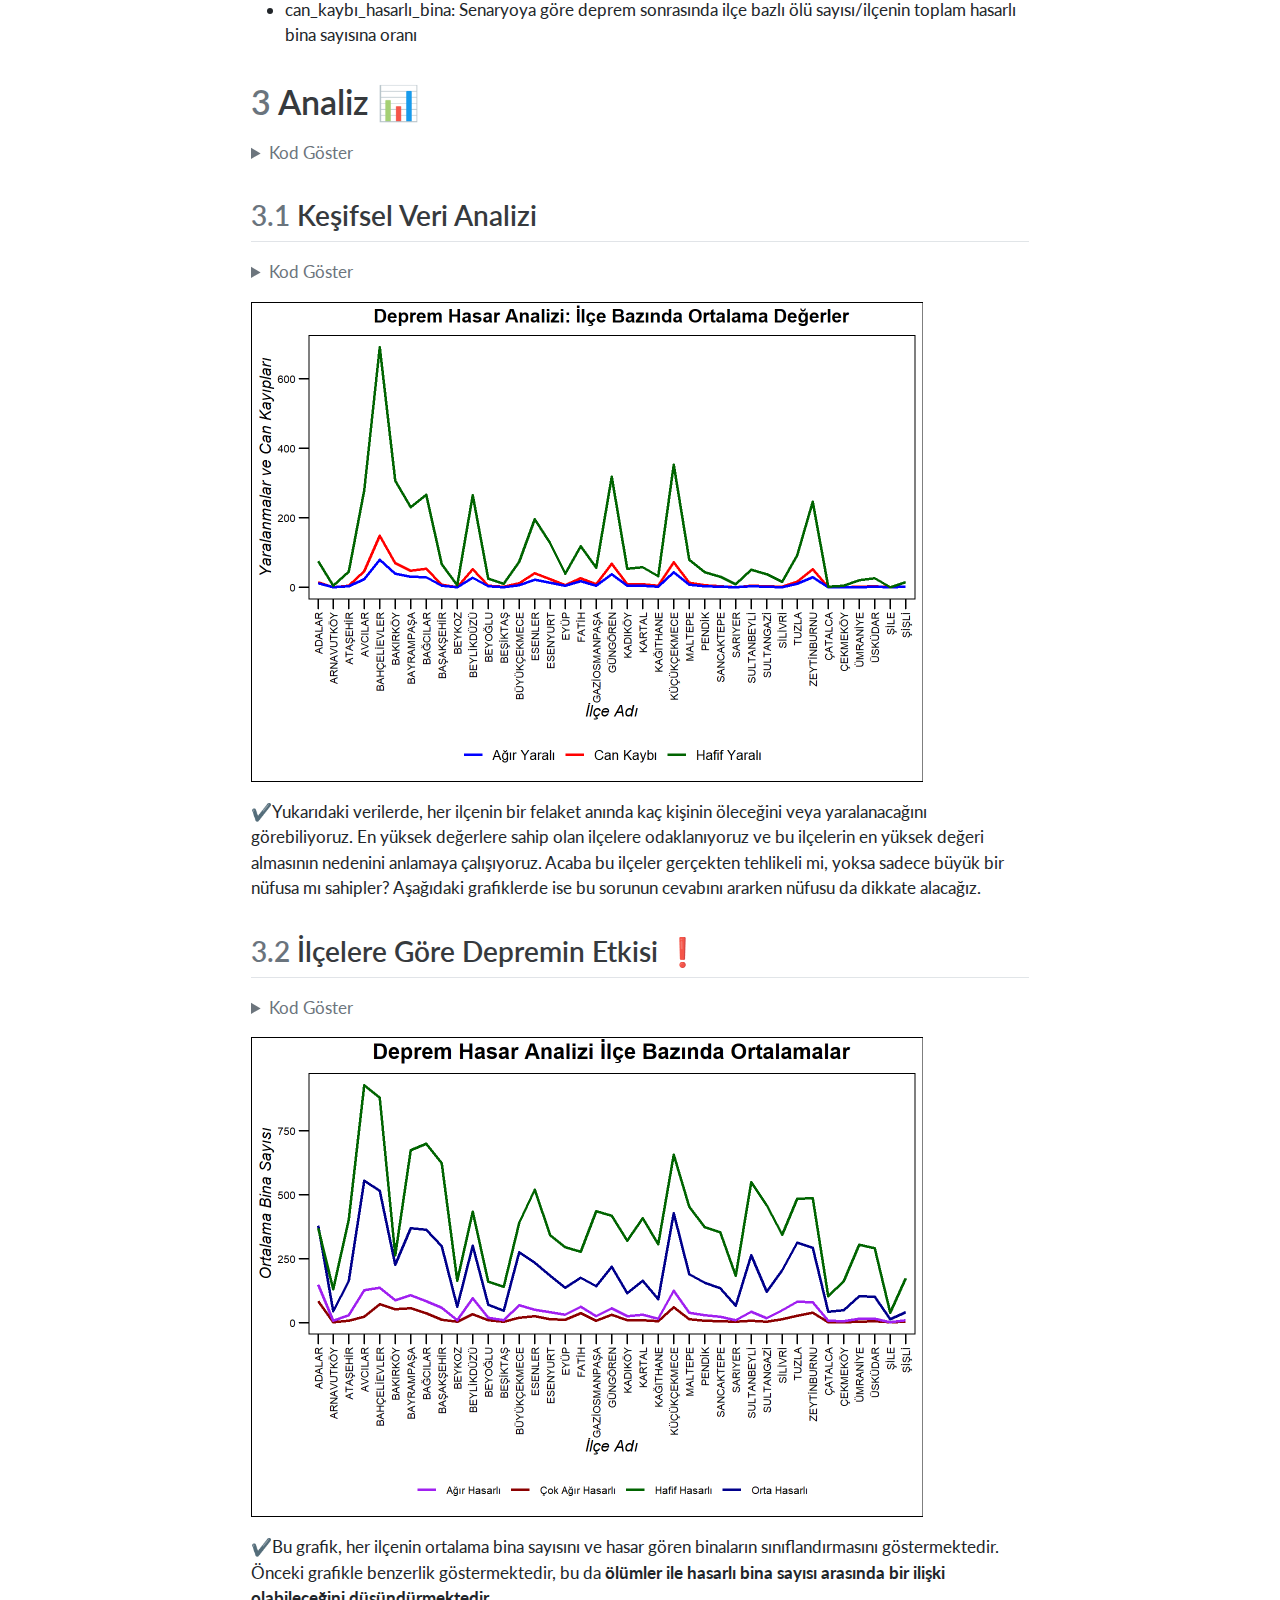
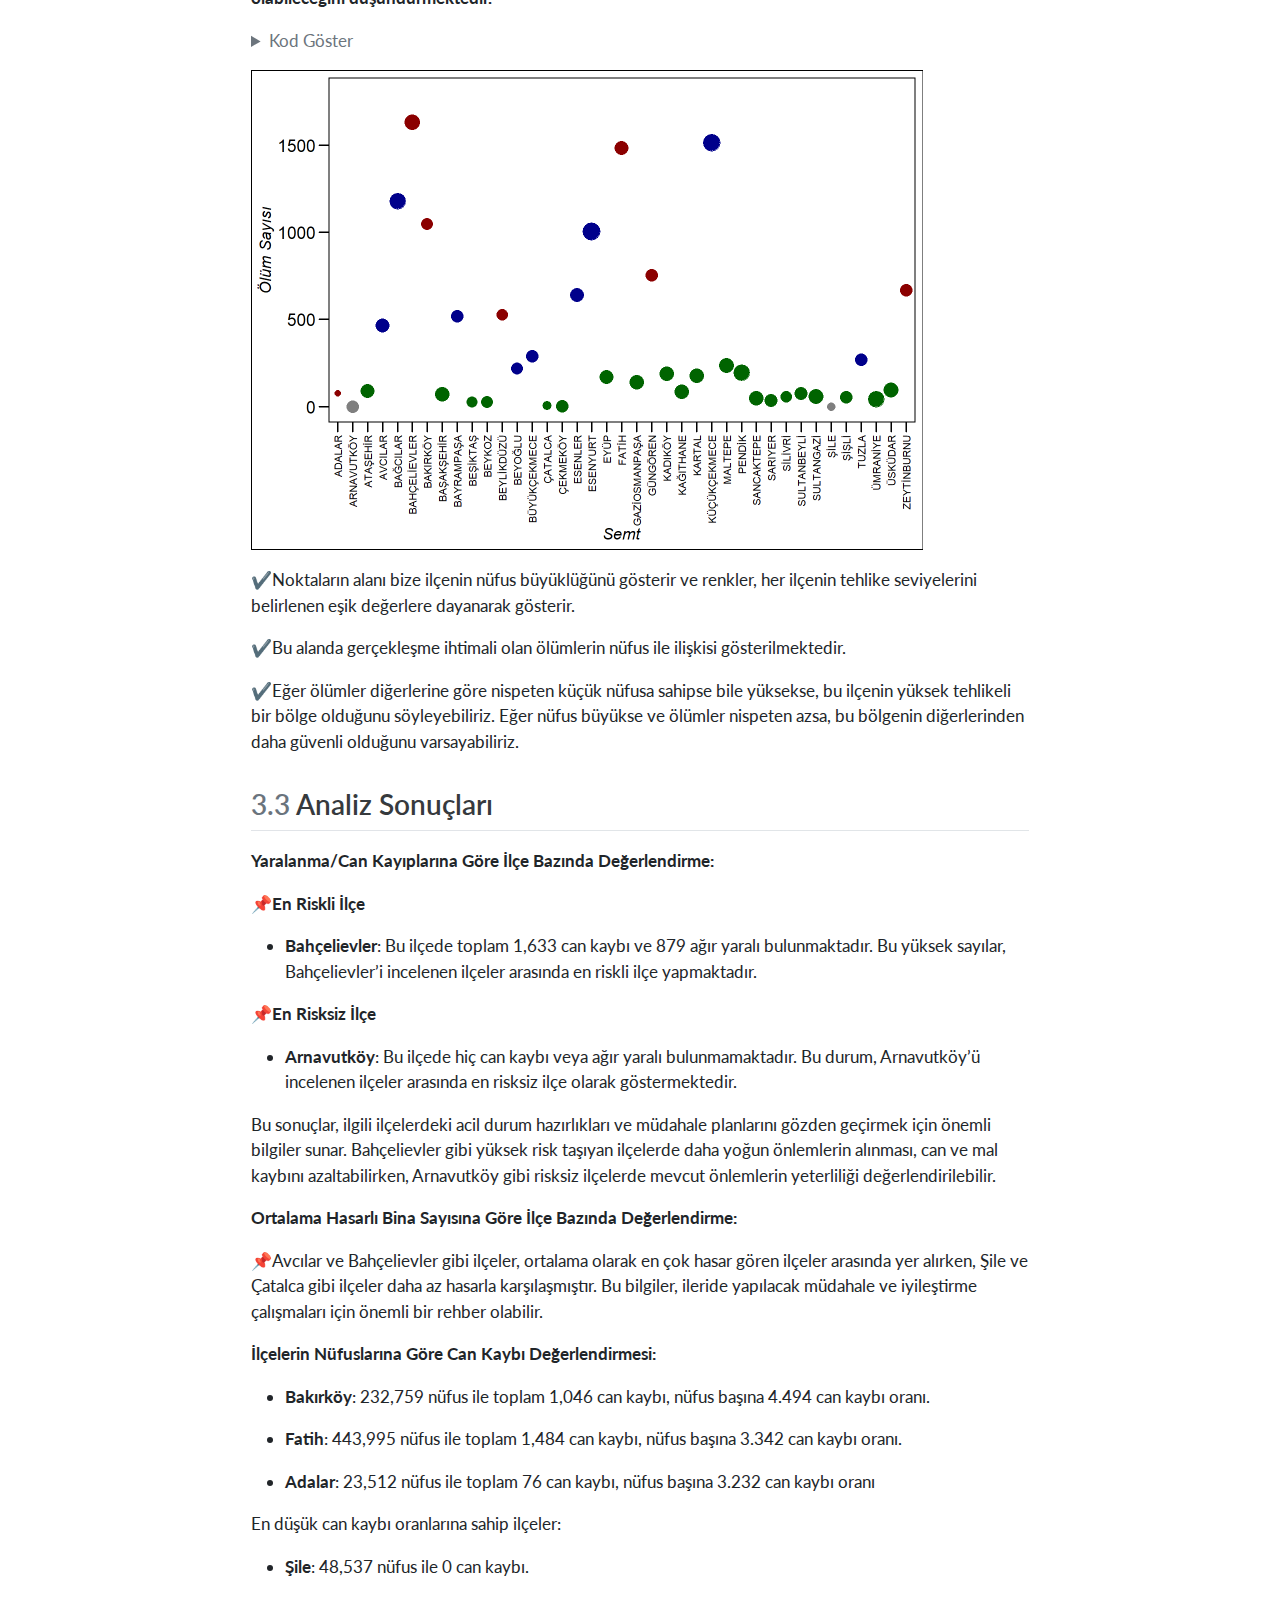
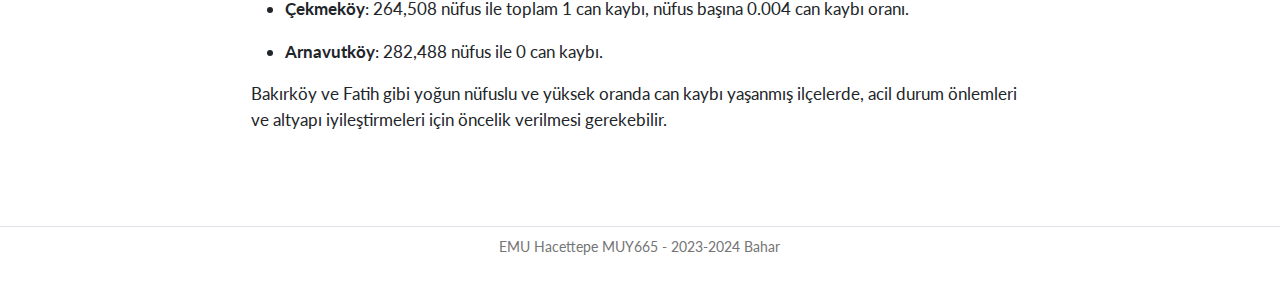
<file: docs/proje.html>
<!DOCTYPE html>
<html xmlns="http://www.w3.org/1999/xhtml" lang="en" xml:lang="en"><head>

<meta charset="utf-8">
<meta name="generator" content="quarto-1.3.450">

<meta name="viewport" content="width=device-width, initial-scale=1.0, user-scalable=yes">


<title>Pokemon Takımı Analitik Labı - Proje - İstanbul Deprem Senaryosu</title>
<style>
code{white-space: pre-wrap;}
span.smallcaps{font-variant: small-caps;}
div.columns{display: flex; gap: min(4vw, 1.5em);}
div.column{flex: auto; overflow-x: auto;}
div.hanging-indent{margin-left: 1.5em; text-indent: -1.5em;}
ul.task-list{list-style: none;}
ul.task-list li input[type="checkbox"] {
  width: 0.8em;
  margin: 0 0.8em 0.2em -1em; /* quarto-specific, see https://github.com/quarto-dev/quarto-cli/issues/4556 */ 
  vertical-align: middle;
}
/* CSS for syntax highlighting */
pre > code.sourceCode { white-space: pre; position: relative; }
pre > code.sourceCode > span { display: inline-block; line-height: 1.25; }
pre > code.sourceCode > span:empty { height: 1.2em; }
.sourceCode { overflow: visible; }
code.sourceCode > span { color: inherit; text-decoration: inherit; }
div.sourceCode { margin: 1em 0; }
pre.sourceCode { margin: 0; }
@media screen {
div.sourceCode { overflow: auto; }
}
@media print {
pre > code.sourceCode { white-space: pre-wrap; }
pre > code.sourceCode > span { text-indent: -5em; padding-left: 5em; }
}
pre.numberSource code
  { counter-reset: source-line 0; }
pre.numberSource code > span
  { position: relative; left: -4em; counter-increment: source-line; }
pre.numberSource code > span > a:first-child::before
  { content: counter(source-line);
    position: relative; left: -1em; text-align: right; vertical-align: baseline;
    border: none; display: inline-block;
    -webkit-touch-callout: none; -webkit-user-select: none;
    -khtml-user-select: none; -moz-user-select: none;
    -ms-user-select: none; user-select: none;
    padding: 0 4px; width: 4em;
  }
pre.numberSource { margin-left: 3em;  padding-left: 4px; }
div.sourceCode
  {   }
@media screen {
pre > code.sourceCode > span > a:first-child::before { text-decoration: underline; }
}
</style>


<script src="site_libs/quarto-nav/quarto-nav.js"></script>
<script src="site_libs/quarto-nav/headroom.min.js"></script>
<script src="site_libs/clipboard/clipboard.min.js"></script>
<script src="site_libs/quarto-search/autocomplete.umd.js"></script>
<script src="site_libs/quarto-search/fuse.min.js"></script>
<script src="site_libs/quarto-search/quarto-search.js"></script>
<meta name="quarto:offset" content="./">
<script src="site_libs/quarto-html/quarto.js"></script>
<script src="site_libs/quarto-html/popper.min.js"></script>
<script src="site_libs/quarto-html/tippy.umd.min.js"></script>
<script src="site_libs/quarto-html/anchor.min.js"></script>
<link href="site_libs/quarto-html/tippy.css" rel="stylesheet">
<link href="site_libs/quarto-html/quarto-syntax-highlighting.css" rel="stylesheet" class="quarto-color-scheme" id="quarto-text-highlighting-styles">
<link href="site_libs/quarto-html/quarto-syntax-highlighting-dark.css" rel="prefetch" class="quarto-color-scheme quarto-color-alternate" id="quarto-text-highlighting-styles">
<script src="site_libs/bootstrap/bootstrap.min.js"></script>
<link href="site_libs/bootstrap/bootstrap-icons.css" rel="stylesheet">
<link href="site_libs/bootstrap/bootstrap.min.css" rel="stylesheet" class="quarto-color-scheme" id="quarto-bootstrap" data-mode="light">
<link href="site_libs/bootstrap/bootstrap-dark.min.css" rel="prefetch" class="quarto-color-scheme quarto-color-alternate" id="quarto-bootstrap" data-mode="dark">
<script id="quarto-search-options" type="application/json">{
  "location": "navbar",
  "copy-button": false,
  "collapse-after": 3,
  "panel-placement": "end",
  "type": "overlay",
  "limit": 20,
  "language": {
    "search-no-results-text": "No results",
    "search-matching-documents-text": "matching documents",
    "search-copy-link-title": "Copy link to search",
    "search-hide-matches-text": "Hide additional matches",
    "search-more-match-text": "more match in this document",
    "search-more-matches-text": "more matches in this document",
    "search-clear-button-title": "Clear",
    "search-detached-cancel-button-title": "Cancel",
    "search-submit-button-title": "Submit",
    "search-label": "Search"
  }
}</script>


<link rel="stylesheet" href="styles.css">
</head>

<body class="docked nav-fixed">

<div id="quarto-search-results"></div>
  <header id="quarto-header" class="headroom fixed-top">
    <nav class="navbar navbar-expand-lg navbar-dark ">
      <div class="navbar-container container-fluid">
      <div class="navbar-brand-container">
    <a class="navbar-brand" href="./index.html">
    <span class="navbar-title">Pokemon Takımı Analitik Labı</span>
    </a>
  </div>
            <div id="quarto-search" class="" title="Search"></div>
          <button class="navbar-toggler" type="button" data-bs-toggle="collapse" data-bs-target="#navbarCollapse" aria-controls="navbarCollapse" aria-expanded="false" aria-label="Toggle navigation" onclick="if (window.quartoToggleHeadroom) { window.quartoToggleHeadroom(); }">
  <span class="navbar-toggler-icon"></span>
</button>
          <div class="collapse navbar-collapse" id="navbarCollapse">
            <ul class="navbar-nav navbar-nav-scroll me-auto">
  <li class="nav-item">
    <a class="nav-link" href="./index.html" rel="" target="">
 <span class="menu-text">Ana Sayfa</span></a>
  </li>  
  <li class="nav-item">
    <a class="nav-link" href="./takim.html" rel="" target="">
 <span class="menu-text">Takım Üyeleri</span></a>
  </li>  
  <li class="nav-item">
    <a class="nav-link" href="./portfolyo.html" rel="" target="">
 <span class="menu-text">Porfolyo</span></a>
  </li>  
  <li class="nav-item">
    <a class="nav-link active" href="./proje.html" rel="" target="" aria-current="page">
 <span class="menu-text">Proje</span></a>
  </li>  
</ul>
            <div class="quarto-navbar-tools ms-auto">
    <a href="https://github.com" rel="" title="" class="quarto-navigation-tool px-1" aria-label=""><i class="bi bi-github"></i></a>
  <a href="" class="quarto-color-scheme-toggle quarto-navigation-tool  px-1" onclick="window.quartoToggleColorScheme(); return false;" title="Toggle dark mode"><i class="bi"></i></a>
</div>
          </div> <!-- /navcollapse -->
      </div> <!-- /container-fluid -->
    </nav>
</header>
<!-- content -->
<div id="quarto-content" class="quarto-container page-columns page-rows-contents page-layout-article page-navbar">
<!-- sidebar -->
  <nav id="quarto-sidebar" class="sidebar collapse collapse-horizontal sidebar-navigation docked overflow-auto">
    <nav id="TOC" role="doc-toc" class="toc-active">
    <h2 id="toc-title">On this page</h2>
   
  <ul>
  <li><a href="#proje-genel-bakış-ve-kapsamı" id="toc-proje-genel-bakış-ve-kapsamı" class="nav-link active" data-scroll-target="#proje-genel-bakış-ve-kapsamı"><span class="header-section-number">1</span> Proje Genel Bakış ve Kapsamı 📑</a></li>
  <li><a href="#veri" id="toc-veri" class="nav-link" data-scroll-target="#veri"><span class="header-section-number">2</span> Veri 📉</a>
  <ul class="collapse">
  <li><a href="#veri-kaynağı" id="toc-veri-kaynağı" class="nav-link" data-scroll-target="#veri-kaynağı"><span class="header-section-number">2.1</span> Veri Kaynağı</a></li>
  <li><a href="#veri-hakkında-genel-bilgiler" id="toc-veri-hakkında-genel-bilgiler" class="nav-link" data-scroll-target="#veri-hakkında-genel-bilgiler"><span class="header-section-number">2.2</span> Veri Hakkında Genel Bilgiler</a></li>
  </ul></li>
  <li><a href="#analiz" id="toc-analiz" class="nav-link" data-scroll-target="#analiz"><span class="header-section-number">3</span> Analiz 📊</a>
  <ul class="collapse">
  <li><a href="#keşifsel-veri-analizi" id="toc-keşifsel-veri-analizi" class="nav-link" data-scroll-target="#keşifsel-veri-analizi"><span class="header-section-number">3.1</span> Keşifsel Veri Analizi</a></li>
  <li><a href="#ilçelere-göre-depremin-etkisi" id="toc-ilçelere-göre-depremin-etkisi" class="nav-link" data-scroll-target="#ilçelere-göre-depremin-etkisi"><span class="header-section-number">3.2</span> İlçelere Göre Depremin Etkisi ❗</a></li>
  <li><a href="#analiz-sonuçları" id="toc-analiz-sonuçları" class="nav-link" data-scroll-target="#analiz-sonuçları"><span class="header-section-number">3.3</span> Analiz Sonuçları</a></li>
  </ul></li>
  </ul>
</nav>
</nav>
<div id="quarto-sidebar-glass" data-bs-toggle="collapse" data-bs-target="#quarto-sidebar,#quarto-sidebar-glass"></div>
<!-- margin-sidebar -->
    <div id="quarto-margin-sidebar" class="sidebar margin-sidebar">
    </div>
<!-- main -->
<main class="content" id="quarto-document-content">

<header id="title-block-header" class="quarto-title-block default">
<div class="quarto-title">
<h1 class="title">Proje - İstanbul Deprem Senaryosu</h1>
</div>



<div class="quarto-title-meta">

    
  
    
  </div>
  

</header>

<p><strong>Proje sayfamıza hoş geldiniz. Biz Pokemon’lar olarak sizlere bir analiz yaptık.. Şöyle ki;</strong></p>
<section id="proje-genel-bakış-ve-kapsamı" class="level1" data-number="1">
<h1 data-number="1"><span class="header-section-number">1</span> Proje Genel Bakış ve Kapsamı 📑</h1>
<p>Projede, İstanbul’daki olası bir depremin neden olabileceği hasarları ve kayıpları detaylandıran bir analiz gerçekleştirilmiştir. Bu analiz, ilçe ve mahalle bazında değişen yapısal hasarları, can kaybı ve yaralanma sayılarını içermektedir.</p>
<p>Kullanılan veri seti, binaların hasar durumlarını (çok ağır hasarlı, ağır hasarlı, orta hasarlı ve hafif hasarlı), can kaybı ve yaralı sayılarını, altyapı hasarlarını (doğalgaz, içme suyu ve atık su boruları) ve geçici barınma ihtiyaçlarını kapsamaktadır. Ayrıca, nüfus sayısı ile toplam hasarlı binalar, can kaybı ve hasarlı binalara göre can kaybı oranları da incelenmiştir.</p>
<p>R programlama dili kullanılarak yapılan bu analiz, deprem sonrası acil müdahale ve uzun vadeli iyileştirme çalışmalarının planlanmasında önemli bir referans noktası oluşturmakta. Bu analiz ile ilçe ve mahalle bazında önceliklendirme yapılabilir, böylece en riskli bölgelere hızlı müdahale ve kaynakların etkin dağılımı sağlanabilir. Bu çalışma, yerel yönetimler, kurtarma ekipleri ve politika yapıcılar için değerli bilgiler sunarak, afet risk yönetiminin ve dayanıklılığın artırılmasına katkıda bulunmayı amaçlamaktadır.</p>
</section>
<section id="veri" class="level1" data-number="2">
<h1 data-number="2"><span class="header-section-number">2</span> Veri 📉</h1>
<div class="cell">
<details>
<summary>Kod Göster</summary>
<div class="sourceCode cell-code" id="cb1"><pre class="sourceCode r code-with-copy"><code class="sourceCode r"><span id="cb1-1"><a href="#cb1-1" aria-hidden="true" tabindex="-1"></a>    <span class="fu">library</span>(dplyr)</span>
<span id="cb1-2"><a href="#cb1-2" aria-hidden="true" tabindex="-1"></a>    <span class="fu">library</span>(readr)</span>
<span id="cb1-3"><a href="#cb1-3" aria-hidden="true" tabindex="-1"></a>    <span class="fu">library</span>(knitr)</span>
<span id="cb1-4"><a href="#cb1-4" aria-hidden="true" tabindex="-1"></a>    <span class="fu">library</span>(ggplot2)</span>
<span id="cb1-5"><a href="#cb1-5" aria-hidden="true" tabindex="-1"></a>    <span class="fu">library</span>(leaflet)</span>
<span id="cb1-6"><a href="#cb1-6" aria-hidden="true" tabindex="-1"></a>    <span class="fu">library</span>(readxl)</span>
<span id="cb1-7"><a href="#cb1-7" aria-hidden="true" tabindex="-1"></a>    <span class="fu">library</span>(gridExtra)</span>
<span id="cb1-8"><a href="#cb1-8" aria-hidden="true" tabindex="-1"></a>    deprem_analiz <span class="ot">&lt;-</span> <span class="fu">read_excel</span>(<span class="st">"deprem.xlsx"</span>)</span>
<span id="cb1-9"><a href="#cb1-9" aria-hidden="true" tabindex="-1"></a>    deprem_analiz <span class="ot">&lt;-</span> <span class="fu">data.frame</span>(<span class="fu">lapply</span>(deprem_analiz, <span class="cf">function</span>(v) {</span>
<span id="cb1-10"><a href="#cb1-10" aria-hidden="true" tabindex="-1"></a>      <span class="cf">if</span> (<span class="fu">is.character</span>(v)) <span class="fu">return</span>(<span class="fu">toupper</span>(v))</span>
<span id="cb1-11"><a href="#cb1-11" aria-hidden="true" tabindex="-1"></a>      <span class="cf">else</span> <span class="fu">return</span>(v)</span>
<span id="cb1-12"><a href="#cb1-12" aria-hidden="true" tabindex="-1"></a>    }))</span>
<span id="cb1-13"><a href="#cb1-13" aria-hidden="true" tabindex="-1"></a>    </span>
<span id="cb1-14"><a href="#cb1-14" aria-hidden="true" tabindex="-1"></a>    <span class="fu">colnames</span>(deprem_analiz)[<span class="dv">1</span><span class="sc">:</span><span class="dv">4</span>] <span class="ot">&lt;-</span> <span class="fu">c</span>(<span class="st">"id"</span>, <span class="st">"ilce_adi"</span>, <span class="st">"mahalle_adi"</span>, <span class="st">"mahalle_kodu"</span>)</span>
<span id="cb1-15"><a href="#cb1-15" aria-hidden="true" tabindex="-1"></a>    district_sum <span class="ot">&lt;-</span> deprem_analiz <span class="sc">%&gt;%</span> <span class="fu">group_by</span>(ilce_adi) <span class="sc">%&gt;%</span> <span class="fu">summarise</span>(</span>
<span id="cb1-16"><a href="#cb1-16" aria-hidden="true" tabindex="-1"></a>    <span class="at">total_cok_agir_hasarli =</span> <span class="fu">sum</span>(cok_agir_hasarli_bina_sayisi),</span>
<span id="cb1-17"><a href="#cb1-17" aria-hidden="true" tabindex="-1"></a>                                                                  <span class="at">total_agir_hasarli =</span> <span class="fu">sum</span>(agir_hasarli_bina_sayisi),</span>
<span id="cb1-18"><a href="#cb1-18" aria-hidden="true" tabindex="-1"></a>                                                                  <span class="at">total_orta_hasarli =</span> <span class="fu">sum</span>(orta_hasarli_bina_sayisi),</span>
<span id="cb1-19"><a href="#cb1-19" aria-hidden="true" tabindex="-1"></a>                                                                  <span class="at">total_hafif_hasarli =</span> <span class="fu">sum</span>(hafif_hasarli_bina_sayisi),</span>
<span id="cb1-20"><a href="#cb1-20" aria-hidden="true" tabindex="-1"></a>                                                                  <span class="at">total_can_kaybi =</span> <span class="fu">sum</span>(can_kaybi_sayisi),</span>
<span id="cb1-21"><a href="#cb1-21" aria-hidden="true" tabindex="-1"></a>                                                                  <span class="at">total_agir_yarali =</span> <span class="fu">sum</span>(agir_yarali_sayisi),</span>
<span id="cb1-22"><a href="#cb1-22" aria-hidden="true" tabindex="-1"></a>                                                                  <span class="at">total_hafif_yarali =</span> <span class="fu">sum</span>(hafif_yarali_sayisi),</span>
<span id="cb1-23"><a href="#cb1-23" aria-hidden="true" tabindex="-1"></a>                                                                  <span class="at">.groups =</span> <span class="st">'drop'</span>)</span>
<span id="cb1-24"><a href="#cb1-24" aria-hidden="true" tabindex="-1"></a>    </span>
<span id="cb1-25"><a href="#cb1-25" aria-hidden="true" tabindex="-1"></a>district_sum <span class="ot">&lt;-</span> <span class="fu">data.frame</span>(district_sum)</span>
<span id="cb1-26"><a href="#cb1-26" aria-hidden="true" tabindex="-1"></a></span>
<span id="cb1-27"><a href="#cb1-27" aria-hidden="true" tabindex="-1"></a>    district_avg <span class="ot">&lt;-</span> deprem_analiz <span class="sc">%&gt;%</span> <span class="fu">group_by</span>(ilce_adi) <span class="sc">%&gt;%</span> <span class="fu">summarise</span>(</span>
<span id="cb1-28"><a href="#cb1-28" aria-hidden="true" tabindex="-1"></a>                                                                  <span class="at">avg_cok_agir_hasarli =</span> <span class="fu">mean</span>(cok_agir_hasarli_bina_sayisi),</span>
<span id="cb1-29"><a href="#cb1-29" aria-hidden="true" tabindex="-1"></a>                                                                  <span class="at">avg_agir_hasarli =</span> <span class="fu">mean</span>(agir_hasarli_bina_sayisi),</span>
<span id="cb1-30"><a href="#cb1-30" aria-hidden="true" tabindex="-1"></a>                                                                  <span class="at">avg_orta_hasarli =</span> <span class="fu">mean</span>(orta_hasarli_bina_sayisi),</span>
<span id="cb1-31"><a href="#cb1-31" aria-hidden="true" tabindex="-1"></a>                                                                  <span class="at">avg_hafif_hasarli =</span> <span class="fu">mean</span>(hafif_hasarli_bina_sayisi),</span>
<span id="cb1-32"><a href="#cb1-32" aria-hidden="true" tabindex="-1"></a>                                                                  <span class="at">avg_can_kaybi =</span> <span class="fu">mean</span>(can_kaybi_sayisi),</span>
<span id="cb1-33"><a href="#cb1-33" aria-hidden="true" tabindex="-1"></a>                                                                  <span class="at">avg_agir_yarali =</span> <span class="fu">mean</span>(agir_yarali_sayisi),</span>
<span id="cb1-34"><a href="#cb1-34" aria-hidden="true" tabindex="-1"></a>                                                                  <span class="at">avg_hafif_yarali =</span> <span class="fu">mean</span>(hafif_yarali_sayisi),</span>
<span id="cb1-35"><a href="#cb1-35" aria-hidden="true" tabindex="-1"></a>                                                                 <span class="at">.groups =</span> <span class="st">'drop'</span>)</span>
<span id="cb1-36"><a href="#cb1-36" aria-hidden="true" tabindex="-1"></a>    district_avg<span class="sc">$</span>ilce_adi <span class="ot">&lt;-</span> <span class="fu">factor</span>(district_avg<span class="sc">$</span>ilce_adi, <span class="at">levels =</span> <span class="fu">unique</span>(district_avg<span class="sc">$</span>ilce_adi))</span>
<span id="cb1-37"><a href="#cb1-37" aria-hidden="true" tabindex="-1"></a>    </span>
<span id="cb1-38"><a href="#cb1-38" aria-hidden="true" tabindex="-1"></a>    <span class="fu">kable</span>(<span class="fu">head</span>(district_avg, <span class="dv">50</span>))</span></code><button title="Copy to Clipboard" class="code-copy-button"><i class="bi"></i></button></pre></div>
</details>
<div class="cell-output-display">
<table class="table table-sm table-striped small">
<colgroup>
<col style="width: 10%">
<col style="width: 15%">
<col style="width: 12%">
<col style="width: 12%">
<col style="width: 13%">
<col style="width: 10%">
<col style="width: 11%">
<col style="width: 12%">
</colgroup>
<thead>
<tr class="header">
<th style="text-align: left;">ilce_adi</th>
<th style="text-align: right;">avg_cok_agir_hasarli</th>
<th style="text-align: right;">avg_agir_hasarli</th>
<th style="text-align: right;">avg_orta_hasarli</th>
<th style="text-align: right;">avg_hafif_hasarli</th>
<th style="text-align: right;">avg_can_kaybi</th>
<th style="text-align: right;">avg_agir_yarali</th>
<th style="text-align: right;">avg_hafif_yarali</th>
</tr>
</thead>
<tbody>
<tr class="odd">
<td style="text-align: left;">ADALAR</td>
<td style="text-align: right;">82.6000000</td>
<td style="text-align: right;">148.600000</td>
<td style="text-align: right;">378.80000</td>
<td style="text-align: right;">368.40000</td>
<td style="text-align: right;">15.2000000</td>
<td style="text-align: right;">12.2000000</td>
<td style="text-align: right;">75.600000</td>
</tr>
<tr class="even">
<td style="text-align: left;">ARNAVUTKÖY</td>
<td style="text-align: right;">1.0789474</td>
<td style="text-align: right;">6.394737</td>
<td style="text-align: right;">44.84211</td>
<td style="text-align: right;">130.26316</td>
<td style="text-align: right;">0.0000000</td>
<td style="text-align: right;">0.0000000</td>
<td style="text-align: right;">4.710526</td>
</tr>
<tr class="odd">
<td style="text-align: left;">ATAŞEHİR</td>
<td style="text-align: right;">7.2352941</td>
<td style="text-align: right;">27.705882</td>
<td style="text-align: right;">162.11765</td>
<td style="text-align: right;">401.94118</td>
<td style="text-align: right;">5.2352941</td>
<td style="text-align: right;">2.7647059</td>
<td style="text-align: right;">44.411765</td>
</tr>
<tr class="even">
<td style="text-align: left;">AVCILAR</td>
<td style="text-align: right;">23.3000000</td>
<td style="text-align: right;">126.100000</td>
<td style="text-align: right;">554.50000</td>
<td style="text-align: right;">928.50000</td>
<td style="text-align: right;">46.5000000</td>
<td style="text-align: right;">23.9000000</td>
<td style="text-align: right;">279.900000</td>
</tr>
<tr class="odd">
<td style="text-align: left;">BAHÇELİEVLER</td>
<td style="text-align: right;">72.3636364</td>
<td style="text-align: right;">135.454545</td>
<td style="text-align: right;">515.27273</td>
<td style="text-align: right;">880.54545</td>
<td style="text-align: right;">148.4545455</td>
<td style="text-align: right;">79.9090909</td>
<td style="text-align: right;">690.818182</td>
</tr>
<tr class="even">
<td style="text-align: left;">BAKIRKÖY</td>
<td style="text-align: right;">52.1333333</td>
<td style="text-align: right;">87.066667</td>
<td style="text-align: right;">226.26667</td>
<td style="text-align: right;">262.60000</td>
<td style="text-align: right;">69.7333333</td>
<td style="text-align: right;">38.7333333</td>
<td style="text-align: right;">307.333333</td>
</tr>
<tr class="odd">
<td style="text-align: left;">BAYRAMPAŞA</td>
<td style="text-align: right;">55.8181818</td>
<td style="text-align: right;">107.454545</td>
<td style="text-align: right;">369.00000</td>
<td style="text-align: right;">674.09091</td>
<td style="text-align: right;">47.2727273</td>
<td style="text-align: right;">30.9090909</td>
<td style="text-align: right;">229.909091</td>
</tr>
<tr class="even">
<td style="text-align: left;">BAĞCILAR</td>
<td style="text-align: right;">36.1818182</td>
<td style="text-align: right;">82.954545</td>
<td style="text-align: right;">363.68182</td>
<td style="text-align: right;">699.86364</td>
<td style="text-align: right;">53.5909091</td>
<td style="text-align: right;">29.6363636</td>
<td style="text-align: right;">266.772727</td>
</tr>
<tr class="odd">
<td style="text-align: left;">BAŞAKŞEHİR</td>
<td style="text-align: right;">11.5000000</td>
<td style="text-align: right;">57.500000</td>
<td style="text-align: right;">297.70000</td>
<td style="text-align: right;">624.30000</td>
<td style="text-align: right;">7.1000000</td>
<td style="text-align: right;">4.5000000</td>
<td style="text-align: right;">67.000000</td>
</tr>
<tr class="even">
<td style="text-align: left;">BEYKOZ</td>
<td style="text-align: right;">2.5111111</td>
<td style="text-align: right;">9.844444</td>
<td style="text-align: right;">61.24444</td>
<td style="text-align: right;">163.46667</td>
<td style="text-align: right;">0.5555556</td>
<td style="text-align: right;">0.3555556</td>
<td style="text-align: right;">6.311111</td>
</tr>
<tr class="odd">
<td style="text-align: left;">BEYLİKDÜZÜ</td>
<td style="text-align: right;">32.1000000</td>
<td style="text-align: right;">95.000000</td>
<td style="text-align: right;">300.40000</td>
<td style="text-align: right;">433.10000</td>
<td style="text-align: right;">52.7000000</td>
<td style="text-align: right;">27.6000000</td>
<td style="text-align: right;">265.500000</td>
</tr>
<tr class="even">
<td style="text-align: left;">BEYOĞLU</td>
<td style="text-align: right;">9.1111111</td>
<td style="text-align: right;">18.688889</td>
<td style="text-align: right;">69.60000</td>
<td style="text-align: right;">159.06667</td>
<td style="text-align: right;">4.8222222</td>
<td style="text-align: right;">3.3333333</td>
<td style="text-align: right;">25.355556</td>
</tr>
<tr class="odd">
<td style="text-align: left;">BEŞİKTAŞ</td>
<td style="text-align: right;">2.7826087</td>
<td style="text-align: right;">8.130435</td>
<td style="text-align: right;">45.78261</td>
<td style="text-align: right;">140.91304</td>
<td style="text-align: right;">1.1304348</td>
<td style="text-align: right;">0.6086957</td>
<td style="text-align: right;">10.434783</td>
</tr>
<tr class="even">
<td style="text-align: left;">BÜYÜKÇEKMECE</td>
<td style="text-align: right;">18.2916667</td>
<td style="text-align: right;">68.125000</td>
<td style="text-align: right;">275.91667</td>
<td style="text-align: right;">390.29167</td>
<td style="text-align: right;">12.0000000</td>
<td style="text-align: right;">6.4166667</td>
<td style="text-align: right;">73.083333</td>
</tr>
<tr class="odd">
<td style="text-align: left;">ESENLER</td>
<td style="text-align: right;">24.4375000</td>
<td style="text-align: right;">50.812500</td>
<td style="text-align: right;">233.68750</td>
<td style="text-align: right;">518.87500</td>
<td style="text-align: right;">39.8750000</td>
<td style="text-align: right;">22.0000000</td>
<td style="text-align: right;">195.812500</td>
</tr>
<tr class="even">
<td style="text-align: left;">ESENYURT</td>
<td style="text-align: right;">13.0930233</td>
<td style="text-align: right;">41.116279</td>
<td style="text-align: right;">183.97674</td>
<td style="text-align: right;">341.20930</td>
<td style="text-align: right;">23.3255814</td>
<td style="text-align: right;">12.6279070</td>
<td style="text-align: right;">126.534884</td>
</tr>
<tr class="odd">
<td style="text-align: left;">EYÜP</td>
<td style="text-align: right;">10.7142857</td>
<td style="text-align: right;">30.035714</td>
<td style="text-align: right;">135.50000</td>
<td style="text-align: right;">294.17857</td>
<td style="text-align: right;">6.0000000</td>
<td style="text-align: right;">3.9285714</td>
<td style="text-align: right;">38.571429</td>
</tr>
<tr class="even">
<td style="text-align: left;">FATİH</td>
<td style="text-align: right;">36.5438596</td>
<td style="text-align: right;">61.333333</td>
<td style="text-align: right;">174.54386</td>
<td style="text-align: right;">276.45614</td>
<td style="text-align: right;">26.0350877</td>
<td style="text-align: right;">17.2807018</td>
<td style="text-align: right;">118.719298</td>
</tr>
<tr class="odd">
<td style="text-align: left;">GAZİOSMANPAŞA</td>
<td style="text-align: right;">8.0625000</td>
<td style="text-align: right;">25.187500</td>
<td style="text-align: right;">142.25000</td>
<td style="text-align: right;">435.56250</td>
<td style="text-align: right;">8.7500000</td>
<td style="text-align: right;">5.1875000</td>
<td style="text-align: right;">56.125000</td>
</tr>
<tr class="even">
<td style="text-align: left;">GÜNGÖREN</td>
<td style="text-align: right;">31.0909091</td>
<td style="text-align: right;">55.545454</td>
<td style="text-align: right;">218.81818</td>
<td style="text-align: right;">417.90909</td>
<td style="text-align: right;">68.5454545</td>
<td style="text-align: right;">37.7272727</td>
<td style="text-align: right;">317.818182</td>
</tr>
<tr class="odd">
<td style="text-align: left;">KADIKÖY</td>
<td style="text-align: right;">9.9047619</td>
<td style="text-align: right;">24.047619</td>
<td style="text-align: right;">115.52381</td>
<td style="text-align: right;">319.85714</td>
<td style="text-align: right;">9.0476190</td>
<td style="text-align: right;">4.4285714</td>
<td style="text-align: right;">54.047619</td>
</tr>
<tr class="even">
<td style="text-align: left;">KARTAL</td>
<td style="text-align: right;">9.9500000</td>
<td style="text-align: right;">29.650000</td>
<td style="text-align: right;">164.10000</td>
<td style="text-align: right;">408.65000</td>
<td style="text-align: right;">8.8000000</td>
<td style="text-align: right;">4.3500000</td>
<td style="text-align: right;">57.400000</td>
</tr>
<tr class="odd">
<td style="text-align: left;">KAĞITHANE</td>
<td style="text-align: right;">4.9473684</td>
<td style="text-align: right;">14.473684</td>
<td style="text-align: right;">90.89474</td>
<td style="text-align: right;">306.10526</td>
<td style="text-align: right;">4.4210526</td>
<td style="text-align: right;">2.3157895</td>
<td style="text-align: right;">31.631579</td>
</tr>
<tr class="even">
<td style="text-align: left;">KÜÇÜKÇEKMECE</td>
<td style="text-align: right;">59.0476190</td>
<td style="text-align: right;">124.571429</td>
<td style="text-align: right;">427.52381</td>
<td style="text-align: right;">657.09524</td>
<td style="text-align: right;">72.1428571</td>
<td style="text-align: right;">44.0476190</td>
<td style="text-align: right;">353.000000</td>
</tr>
<tr class="odd">
<td style="text-align: left;">MALTEPE</td>
<td style="text-align: right;">13.1666667</td>
<td style="text-align: right;">38.333333</td>
<td style="text-align: right;">188.22222</td>
<td style="text-align: right;">453.11111</td>
<td style="text-align: right;">13.0000000</td>
<td style="text-align: right;">7.2222222</td>
<td style="text-align: right;">79.888889</td>
</tr>
<tr class="even">
<td style="text-align: left;">PENDİK</td>
<td style="text-align: right;">7.6111111</td>
<td style="text-align: right;">28.916667</td>
<td style="text-align: right;">156.25000</td>
<td style="text-align: right;">373.58333</td>
<td style="text-align: right;">5.4166667</td>
<td style="text-align: right;">2.8055556</td>
<td style="text-align: right;">43.500000</td>
</tr>
<tr class="odd">
<td style="text-align: left;">SANCAKTEPE</td>
<td style="text-align: right;">4.4210526</td>
<td style="text-align: right;">21.894737</td>
<td style="text-align: right;">133.63158</td>
<td style="text-align: right;">354.36842</td>
<td style="text-align: right;">2.5263158</td>
<td style="text-align: right;">1.2631579</td>
<td style="text-align: right;">30.210526</td>
</tr>
<tr class="even">
<td style="text-align: left;">SARIYER</td>
<td style="text-align: right;">2.6842105</td>
<td style="text-align: right;">9.605263</td>
<td style="text-align: right;">65.42105</td>
<td style="text-align: right;">183.60526</td>
<td style="text-align: right;">0.8684211</td>
<td style="text-align: right;">0.5526316</td>
<td style="text-align: right;">8.973684</td>
</tr>
<tr class="odd">
<td style="text-align: left;">SULTANBEYLİ</td>
<td style="text-align: right;">7.2666667</td>
<td style="text-align: right;">43.200000</td>
<td style="text-align: right;">263.26667</td>
<td style="text-align: right;">548.33333</td>
<td style="text-align: right;">4.8666667</td>
<td style="text-align: right;">2.5333333</td>
<td style="text-align: right;">50.400000</td>
</tr>
<tr class="even">
<td style="text-align: left;">SULTANGAZİ</td>
<td style="text-align: right;">4.0666667</td>
<td style="text-align: right;">16.333333</td>
<td style="text-align: right;">120.26667</td>
<td style="text-align: right;">458.93333</td>
<td style="text-align: right;">3.8000000</td>
<td style="text-align: right;">1.8000000</td>
<td style="text-align: right;">37.066667</td>
</tr>
<tr class="odd">
<td style="text-align: left;">SİLİVRİ</td>
<td style="text-align: right;">12.6857143</td>
<td style="text-align: right;">48.771429</td>
<td style="text-align: right;">204.42857</td>
<td style="text-align: right;">342.77143</td>
<td style="text-align: right;">1.6571429</td>
<td style="text-align: right;">0.7714286</td>
<td style="text-align: right;">16.171429</td>
</tr>
<tr class="even">
<td style="text-align: left;">TUZLA</td>
<td style="text-align: right;">26.2352941</td>
<td style="text-align: right;">80.588235</td>
<td style="text-align: right;">312.35294</td>
<td style="text-align: right;">484.64706</td>
<td style="text-align: right;">15.7647059</td>
<td style="text-align: right;">9.9411765</td>
<td style="text-align: right;">92.058824</td>
</tr>
<tr class="odd">
<td style="text-align: left;">ZEYTİNBURNU</td>
<td style="text-align: right;">39.2307692</td>
<td style="text-align: right;">78.846154</td>
<td style="text-align: right;">292.23077</td>
<td style="text-align: right;">487.30769</td>
<td style="text-align: right;">51.3846154</td>
<td style="text-align: right;">28.7692308</td>
<td style="text-align: right;">246.615385</td>
</tr>
<tr class="even">
<td style="text-align: left;">ÇATALCA</td>
<td style="text-align: right;">1.6153846</td>
<td style="text-align: right;">7.717949</td>
<td style="text-align: right;">42.46154</td>
<td style="text-align: right;">103.92308</td>
<td style="text-align: right;">0.1025641</td>
<td style="text-align: right;">0.0512821</td>
<td style="text-align: right;">1.717949</td>
</tr>
<tr class="odd">
<td style="text-align: left;">ÇEKMEKÖY</td>
<td style="text-align: right;">0.7619048</td>
<td style="text-align: right;">5.380952</td>
<td style="text-align: right;">47.52381</td>
<td style="text-align: right;">161.52381</td>
<td style="text-align: right;">0.0476190</td>
<td style="text-align: right;">0.0000000</td>
<td style="text-align: right;">5.190476</td>
</tr>
<tr class="even">
<td style="text-align: left;">ÜMRANİYE</td>
<td style="text-align: right;">3.0000000</td>
<td style="text-align: right;">15.257143</td>
<td style="text-align: right;">103.60000</td>
<td style="text-align: right;">304.45714</td>
<td style="text-align: right;">1.2000000</td>
<td style="text-align: right;">0.4857143</td>
<td style="text-align: right;">20.114286</td>
</tr>
<tr class="odd">
<td style="text-align: left;">ÜSKÜDAR</td>
<td style="text-align: right;">4.4242424</td>
<td style="text-align: right;">14.939394</td>
<td style="text-align: right;">101.24242</td>
<td style="text-align: right;">291.21212</td>
<td style="text-align: right;">2.8787879</td>
<td style="text-align: right;">1.2727273</td>
<td style="text-align: right;">25.727273</td>
</tr>
<tr class="even">
<td style="text-align: left;">ŞİLE</td>
<td style="text-align: right;">0.3548387</td>
<td style="text-align: right;">1.709677</td>
<td style="text-align: right;">12.48387</td>
<td style="text-align: right;">38.74194</td>
<td style="text-align: right;">0.0000000</td>
<td style="text-align: right;">0.0000000</td>
<td style="text-align: right;">0.016129</td>
</tr>
<tr class="odd">
<td style="text-align: left;">ŞİŞLİ</td>
<td style="text-align: right;">2.7200000</td>
<td style="text-align: right;">8.280000</td>
<td style="text-align: right;">40.32000</td>
<td style="text-align: right;">173.32000</td>
<td style="text-align: right;">2.2000000</td>
<td style="text-align: right;">1.0800000</td>
<td style="text-align: right;">14.720000</td>
</tr>
</tbody>
</table>
</div>
</div>
<section id="veri-kaynağı" class="level2" data-number="2.1">
<h2 data-number="2.1" class="anchored" data-anchor-id="veri-kaynağı"><span class="header-section-number">2.1</span> Veri Kaynağı</h2>
<p>Veri için kullanılan kaynağa aşağıdaki linkten erişebilirsiniz;</p>
<p><a href="https://data.ibb.gov.tr/dataset/deprem-senaryosu-analiz-sonuclari">İstanbul Deprem Senaryosu Verileri</a></p>
</section>
<section id="veri-hakkında-genel-bilgiler" class="level2" data-number="2.2">
<h2 data-number="2.2" class="anchored" data-anchor-id="veri-hakkında-genel-bilgiler"><span class="header-section-number">2.2</span> Veri Hakkında Genel Bilgiler</h2>
<ul>
<li><p>İlce_adi: Senaryoya göre depremden etkilenecek ilçenin ismini içerir.</p></li>
<li><p>mahalle_adi: Senaryoya göre depremden etkilenecek mahallenin ismini içerir.</p></li>
<li><p>mahalle_koy_uavt: Senaryoya göre depremden etkilenecek mahalle ve köyün ulusal adres veri tabanını içerir.</p></li>
<li><p>cok_agir_hasarli_bina_sayisi: Senaryoya göre depremden etkilenecek çok ağır hasarlı bina sayısını içerir.</p></li>
<li><p>agir_hasarli_bina_sayisi: Senaryoya göre depremden etkilenecek ağır hasarlı bina sayısını içerir.</p></li>
<li><p>orta_hasarli_bina_sayisi: Senaryoya göre depremden etkilenecek orta hasarlı bina sayısını içerir.</p></li>
<li><p>hafif_hasarli_bina_sayisi: Senaryoya göre depremden etkilenecek hafif hasarlı bina sayısını içerir.</p></li>
<li><p>can_kaybi_sayisi: Senaryoya göre depremde oluşacak can kaybı sayısını içerir.</p></li>
<li><p>agir_yarali_sayisi: Senaryoya göre depremde oluşacak ağır yaralı sayısını içerir.</p></li>
<li><p>hastanede_tedavi_sayisi: Senaryoya göre depremden sonra hastanede tedavi sayısını içerir.</p></li>
<li><p>hafif_yarali_sayisi: Senaryoya göre depremde oluşacak hafif yaralı sayısını içerir.</p></li>
<li><p>dogalgaz_boru_hasari: Senaryoya göre depremde hasar gören doğalgaz boru hattı sayısını içerir.</p></li>
<li><p>icme_suyu_boru_hasari: Senaryoya göre depremde hasar gören içme suyu boru hattı sayısını içerir.</p></li>
<li><p>atik_su_boru_hasari: Senaryoya göre depremde hasar gören atık su boru hattı sayısını içerir.</p></li>
<li><p>gecici_barinma: Senaryoya göre deprem sonrasında oluşacak geçici barınma sayısını içerir.</p></li>
<li><p>nüfus_sayısı: Senaryoya göre deprem sonrasında ilçe bazlı toplam hasarlı bina sayısı</p></li>
<li><p>toplam_hasarlı_binalar: Senaryoya göre deprem sonrasında ilçe bazlı toplam hasarlı bina sayısı</p></li>
<li><p>toplam_can_kaybı: Senaryoya göre deprem sonrasında ilçe bazlı ölü sayısı</p></li>
<li><p>can_kaybı_nüfus: Senaryoya göre deprem sonrasında ilçe bazlı ölü sayısı/ilçenin toplam nüfusuna oranı</p></li>
<li><p>can_kaybı_hasarlı_bina: Senaryoya göre deprem sonrasında ilçe bazlı ölü sayısı/ilçenin toplam hasarlı bina sayısına oranı</p></li>
</ul>
</section>
</section>
<section id="analiz" class="level1" data-number="3">
<h1 data-number="3"><span class="header-section-number">3</span> Analiz 📊</h1>
<div class="cell">
<details>
<summary>Kod Göster</summary>
<div class="sourceCode cell-code" id="cb2"><pre class="sourceCode r code-with-copy"><code class="sourceCode r"><span id="cb2-1"><a href="#cb2-1" aria-hidden="true" tabindex="-1"></a><span class="fu">library</span>(readxl)</span>
<span id="cb2-2"><a href="#cb2-2" aria-hidden="true" tabindex="-1"></a><span class="fu">library</span>(stringi)</span>
<span id="cb2-3"><a href="#cb2-3" aria-hidden="true" tabindex="-1"></a><span class="fu">library</span>(stringr)</span>
<span id="cb2-4"><a href="#cb2-4" aria-hidden="true" tabindex="-1"></a><span class="fu">library</span>(ggplot2)</span>
<span id="cb2-5"><a href="#cb2-5" aria-hidden="true" tabindex="-1"></a><span class="fu">library</span>(ggthemes)</span>
<span id="cb2-6"><a href="#cb2-6" aria-hidden="true" tabindex="-1"></a></span>
<span id="cb2-7"><a href="#cb2-7" aria-hidden="true" tabindex="-1"></a>  avg_health1 <span class="ot">&lt;-</span> <span class="fu">ggplot</span>(district_avg, <span class="fu">aes</span>(<span class="at">x =</span> ilce_adi)) <span class="sc">+</span></span>
<span id="cb2-8"><a href="#cb2-8" aria-hidden="true" tabindex="-1"></a>  <span class="fu">geom_line</span>(<span class="fu">aes</span>(<span class="at">y =</span> avg_can_kaybi, <span class="at">group =</span> <span class="dv">1</span>, <span class="at">color =</span> <span class="st">"Can Kaybı"</span>), <span class="at">size =</span> <span class="dv">1</span>) <span class="sc">+</span></span>
<span id="cb2-9"><a href="#cb2-9" aria-hidden="true" tabindex="-1"></a>  <span class="fu">geom_line</span>(<span class="fu">aes</span>(<span class="at">y =</span> avg_agir_yarali, <span class="at">group =</span> <span class="dv">1</span>, <span class="at">color =</span> <span class="st">"Ağır Yaralı"</span>), <span class="at">size =</span> <span class="dv">1</span>) <span class="sc">+</span></span>
<span id="cb2-10"><a href="#cb2-10" aria-hidden="true" tabindex="-1"></a>  <span class="fu">geom_line</span>(<span class="fu">aes</span>(<span class="at">y =</span> avg_hafif_yarali, <span class="at">group =</span> <span class="dv">1</span>, <span class="at">color =</span> <span class="st">"Hafif Yaralı"</span> ), <span class="at">size =</span> <span class="dv">1</span>) <span class="sc">+</span></span>
<span id="cb2-11"><a href="#cb2-11" aria-hidden="true" tabindex="-1"></a>  <span class="fu">guides</span>(<span class="at">color =</span> <span class="fu">guide_legend</span>(<span class="at">title =</span> <span class="cn">NULL</span>)) <span class="sc">+</span></span>
<span id="cb2-12"><a href="#cb2-12" aria-hidden="true" tabindex="-1"></a>  <span class="fu">ylab</span>(<span class="st">"Yaralanmalar ve Can Kayıpları"</span>) <span class="sc">+</span></span>
<span id="cb2-13"><a href="#cb2-13" aria-hidden="true" tabindex="-1"></a>  <span class="fu">xlab</span>(<span class="st">"İlçe Adı"</span>) <span class="sc">+</span></span>
<span id="cb2-14"><a href="#cb2-14" aria-hidden="true" tabindex="-1"></a>  <span class="fu">ggtitle</span>(<span class="st">"Deprem Hasar Analizi: İlçe Bazında Ortalama Değerler"</span>) <span class="sc">+</span></span>
<span id="cb2-15"><a href="#cb2-15" aria-hidden="true" tabindex="-1"></a>  <span class="fu">theme_base</span>() <span class="sc">+</span></span>
<span id="cb2-16"><a href="#cb2-16" aria-hidden="true" tabindex="-1"></a>  <span class="fu">theme</span>(<span class="at">axis.text.x =</span> <span class="fu">element_text</span>(<span class="at">angle =</span> <span class="dv">90</span>, <span class="at">vjust =</span> <span class="fl">0.5</span>, <span class="at">hjust =</span> <span class="dv">1</span>),</span>
<span id="cb2-17"><a href="#cb2-17" aria-hidden="true" tabindex="-1"></a>        <span class="at">plot.title =</span> <span class="fu">element_text</span>(<span class="at">color =</span> <span class="st">"black"</span>, <span class="at">size =</span> <span class="dv">14</span>, <span class="at">face =</span> <span class="st">"bold"</span>, <span class="at">hjust =</span> <span class="fl">0.5</span>, <span class="at">vjust =</span> <span class="fl">1.5</span>),</span>
<span id="cb2-18"><a href="#cb2-18" aria-hidden="true" tabindex="-1"></a>        <span class="at">legend.position =</span> <span class="st">"bottom"</span>,</span>
<span id="cb2-19"><a href="#cb2-19" aria-hidden="true" tabindex="-1"></a>        <span class="at">axis.title =</span> <span class="fu">element_text</span>(<span class="at">color =</span> <span class="st">"black"</span>, <span class="at">size =</span> <span class="dv">12</span>, <span class="at">face =</span> <span class="st">"italic"</span>),</span>
<span id="cb2-20"><a href="#cb2-20" aria-hidden="true" tabindex="-1"></a>        <span class="at">axis.text =</span> <span class="fu">element_text</span>(<span class="at">color =</span> <span class="st">"black"</span>, <span class="at">size =</span> <span class="dv">8</span>),</span>
<span id="cb2-21"><a href="#cb2-21" aria-hidden="true" tabindex="-1"></a>        <span class="at">legend.text =</span> <span class="fu">element_text</span>(<span class="at">color =</span> <span class="st">"black"</span>, <span class="at">size =</span> <span class="dv">10</span>)) <span class="sc">+</span></span>
<span id="cb2-22"><a href="#cb2-22" aria-hidden="true" tabindex="-1"></a>  <span class="fu">scale_color_manual</span>(<span class="at">values =</span> <span class="fu">c</span>(<span class="st">"Can Kaybı"</span> <span class="ot">=</span> <span class="st">"red"</span>, <span class="st">"Ağır Yaralı"</span> <span class="ot">=</span> <span class="st">"blue"</span>, <span class="st">"Hafif Yaralı"</span> <span class="ot">=</span> <span class="st">"darkgreen"</span>))</span></code><button title="Copy to Clipboard" class="code-copy-button"><i class="bi"></i></button></pre></div>
</details>
</div>
<section id="keşifsel-veri-analizi" class="level2" data-number="3.1">
<h2 data-number="3.1" class="anchored" data-anchor-id="keşifsel-veri-analizi"><span class="header-section-number">3.1</span> Keşifsel Veri Analizi</h2>
<div class="cell">
<details>
<summary>Kod Göster</summary>
<div class="sourceCode cell-code" id="cb3"><pre class="sourceCode r code-with-copy"><code class="sourceCode r"><span id="cb3-1"><a href="#cb3-1" aria-hidden="true" tabindex="-1"></a>avg_health1</span></code><button title="Copy to Clipboard" class="code-copy-button"><i class="bi"></i></button></pre></div>
</details>
<div class="cell-output-display">
<p><img src="proje_files/figure-html/unnamed-chunk-2-1.png" class="img-fluid" width="672"></p>
</div>
</div>
<p>✔️Yukarıdaki verilerde, her ilçenin bir felaket anında kaç kişinin öleceğini veya yaralanacağını görebiliyoruz. En yüksek değerlere sahip olan ilçelere odaklanıyoruz ve bu ilçelerin en yüksek değeri almasının nedenini anlamaya çalışıyoruz. Acaba bu ilçeler gerçekten tehlikeli mi, yoksa sadece büyük bir nüfusa mı sahipler? Aşağıdaki grafiklerde ise bu sorunun cevabını ararken nüfusu da dikkate alacağız.</p>
</section>
<section id="ilçelere-göre-depremin-etkisi" class="level2" data-number="3.2">
<h2 data-number="3.2" class="anchored" data-anchor-id="ilçelere-göre-depremin-etkisi"><span class="header-section-number">3.2</span> İlçelere Göre Depremin Etkisi ❗</h2>
<div class="cell">
<details>
<summary>Kod Göster</summary>
<div class="sourceCode cell-code" id="cb4"><pre class="sourceCode r code-with-copy"><code class="sourceCode r"><span id="cb4-1"><a href="#cb4-1" aria-hidden="true" tabindex="-1"></a><span class="fu">library</span>(ggthemes)</span>
<span id="cb4-2"><a href="#cb4-2" aria-hidden="true" tabindex="-1"></a></span>
<span id="cb4-3"><a href="#cb4-3" aria-hidden="true" tabindex="-1"></a>building_avg_line <span class="ot">&lt;-</span> <span class="fu">ggplot</span>(district_avg, <span class="fu">aes</span>(<span class="at">x =</span> ilce_adi)) <span class="sc">+</span></span>
<span id="cb4-4"><a href="#cb4-4" aria-hidden="true" tabindex="-1"></a>  <span class="fu">geom_line</span>(<span class="fu">aes</span>(<span class="at">y =</span> avg_cok_agir_hasarli, <span class="at">group =</span> <span class="dv">1</span>, <span class="at">color =</span> <span class="st">"Çok Ağır Hasarlı"</span>),<span class="at">size =</span> <span class="dv">1</span>) <span class="sc">+</span></span>
<span id="cb4-5"><a href="#cb4-5" aria-hidden="true" tabindex="-1"></a>  <span class="fu">geom_line</span>(<span class="fu">aes</span>(<span class="at">y =</span> avg_agir_hasarli, <span class="at">group =</span> <span class="dv">1</span>, <span class="at">color =</span> <span class="st">"Ağır Hasarlı"</span>),<span class="at">size =</span> <span class="dv">1</span>) <span class="sc">+</span></span>
<span id="cb4-6"><a href="#cb4-6" aria-hidden="true" tabindex="-1"></a>  <span class="fu">geom_line</span>(<span class="fu">aes</span>(<span class="at">y =</span> avg_orta_hasarli, <span class="at">group =</span> <span class="dv">1</span>, <span class="at">color =</span> <span class="st">"Orta Hasarlı"</span>),<span class="at">size =</span> <span class="dv">1</span>) <span class="sc">+</span></span>
<span id="cb4-7"><a href="#cb4-7" aria-hidden="true" tabindex="-1"></a>  <span class="fu">geom_line</span>(<span class="fu">aes</span>(<span class="at">y =</span> avg_hafif_hasarli, <span class="at">group =</span> <span class="dv">1</span>, <span class="at">color =</span> <span class="st">"Hafif Hasarlı"</span>),<span class="at">size =</span> <span class="dv">1</span>) <span class="sc">+</span></span>
<span id="cb4-8"><a href="#cb4-8" aria-hidden="true" tabindex="-1"></a>  <span class="fu">guides</span>(<span class="at">color =</span> <span class="fu">guide_legend</span>(<span class="at">title =</span> <span class="cn">NULL</span>))<span class="sc">+</span></span>
<span id="cb4-9"><a href="#cb4-9" aria-hidden="true" tabindex="-1"></a>  <span class="fu">ylab</span>(<span class="st">"Ortalama Bina Sayısı"</span>) <span class="sc">+</span></span>
<span id="cb4-10"><a href="#cb4-10" aria-hidden="true" tabindex="-1"></a>  <span class="fu">xlab</span>(<span class="st">"İlçe Adı"</span>) <span class="sc">+</span></span>
<span id="cb4-11"><a href="#cb4-11" aria-hidden="true" tabindex="-1"></a>  <span class="fu">ggtitle</span>(<span class="st">"Deprem Hasar Analizi İlçe Bazında Ortalamalar"</span>) <span class="sc">+</span>  </span>
<span id="cb4-12"><a href="#cb4-12" aria-hidden="true" tabindex="-1"></a>  <span class="fu">theme_base</span>() <span class="sc">+</span></span>
<span id="cb4-13"><a href="#cb4-13" aria-hidden="true" tabindex="-1"></a>  <span class="fu">theme</span>(<span class="at">axis.text.x =</span> <span class="fu">element_text</span>(<span class="at">angle =</span> <span class="dv">90</span>, <span class="at">vjust =</span> <span class="fl">0.5</span>, <span class="at">hjust =</span> <span class="dv">1</span>),  </span>
<span id="cb4-14"><a href="#cb4-14" aria-hidden="true" tabindex="-1"></a>        <span class="at">legend.text =</span> <span class="fu">element_text</span>(<span class="at">size =</span> <span class="dv">8</span>),</span>
<span id="cb4-15"><a href="#cb4-15" aria-hidden="true" tabindex="-1"></a>        <span class="at">legend.position =</span> <span class="st">"bottom"</span>,</span>
<span id="cb4-16"><a href="#cb4-16" aria-hidden="true" tabindex="-1"></a>        <span class="at">plot.title =</span> <span class="fu">element_text</span>(<span class="at">color =</span> <span class="st">"black"</span>, <span class="at">size =</span> <span class="dv">16</span>, <span class="at">face =</span> <span class="st">"bold"</span>, <span class="at">hjust =</span> <span class="fl">0.5</span>, <span class="at">vjust =</span> <span class="fl">1.5</span>),</span>
<span id="cb4-17"><a href="#cb4-17" aria-hidden="true" tabindex="-1"></a>        <span class="at">axis.title =</span> <span class="fu">element_text</span>(<span class="at">color =</span> <span class="st">"black"</span>, <span class="at">size =</span> <span class="dv">12</span>, <span class="at">face =</span> <span class="st">"italic"</span>),</span>
<span id="cb4-18"><a href="#cb4-18" aria-hidden="true" tabindex="-1"></a>        <span class="at">axis.text =</span> <span class="fu">element_text</span>(<span class="at">color =</span> <span class="st">"black"</span>, <span class="at">size =</span> <span class="dv">8</span>)) <span class="sc">+</span></span>
<span id="cb4-19"><a href="#cb4-19" aria-hidden="true" tabindex="-1"></a>  <span class="fu">scale_color_manual</span>(<span class="at">values =</span> <span class="fu">c</span>(<span class="st">"Çok Ağır Hasarlı"</span> <span class="ot">=</span> <span class="st">"darkred"</span>, <span class="st">"Ağır Hasarlı"</span> <span class="ot">=</span> <span class="st">"purple"</span>, <span class="st">"Orta Hasarlı"</span> <span class="ot">=</span> <span class="st">"darkblue"</span>, <span class="st">"Hafif Hasarlı"</span> <span class="ot">=</span> <span class="st">"darkgreen"</span>))</span>
<span id="cb4-20"><a href="#cb4-20" aria-hidden="true" tabindex="-1"></a></span>
<span id="cb4-21"><a href="#cb4-21" aria-hidden="true" tabindex="-1"></a>building_avg_line</span></code><button title="Copy to Clipboard" class="code-copy-button"><i class="bi"></i></button></pre></div>
</details>
<div class="cell-output-display">
<p><img src="proje_files/figure-html/unnamed-chunk-3-1.png" class="img-fluid" width="672"></p>
</div>
</div>
<p>✔️Bu grafik, her ilçenin ortalama bina sayısını ve hasar gören binaların sınıflandırmasını göstermektedir. Önceki grafikle benzerlik göstermektedir, bu da <strong>ölümler ile hasarlı bina sayısı arasında bir ilişki olabileceğini düşündürmektedir.</strong></p>
<div class="cell">
<details>
<summary>Kod Göster</summary>
<div class="sourceCode cell-code" id="cb5"><pre class="sourceCode r code-with-copy"><code class="sourceCode r"><span id="cb5-1"><a href="#cb5-1" aria-hidden="true" tabindex="-1"></a><span class="fu">library</span>(readxl)</span>
<span id="cb5-2"><a href="#cb5-2" aria-hidden="true" tabindex="-1"></a><span class="fu">library</span>(dplyr)</span>
<span id="cb5-3"><a href="#cb5-3" aria-hidden="true" tabindex="-1"></a><span class="fu">library</span>(ggplot2)</span>
<span id="cb5-4"><a href="#cb5-4" aria-hidden="true" tabindex="-1"></a><span class="fu">library</span>(ggthemes)</span>
<span id="cb5-5"><a href="#cb5-5" aria-hidden="true" tabindex="-1"></a></span>
<span id="cb5-6"><a href="#cb5-6" aria-hidden="true" tabindex="-1"></a>nufus_excel <span class="ot">&lt;-</span> <span class="fu">read_excel</span>(<span class="st">"Veri-2.xlsx"</span>) <span class="sc">%&gt;%</span> </span>
<span id="cb5-7"><a href="#cb5-7" aria-hidden="true" tabindex="-1"></a>  <span class="fu">select</span>(ilce, nüfus_sayısı, toplam_can_kaybı) <span class="sc">%&gt;%</span></span>
<span id="cb5-8"><a href="#cb5-8" aria-hidden="true" tabindex="-1"></a>  <span class="fu">mutate</span>(can_kaybı_nüfus <span class="ot">=</span> (toplam_can_kaybı <span class="sc">/</span> nüfus_sayısı) <span class="sc">*</span> <span class="dv">1000</span>)  </span>
<span id="cb5-9"><a href="#cb5-9" aria-hidden="true" tabindex="-1"></a></span>
<span id="cb5-10"><a href="#cb5-10" aria-hidden="true" tabindex="-1"></a><span class="fu">ggplot</span>(nufus_excel, <span class="fu">aes</span>(<span class="at">x =</span> ilce, <span class="at">y =</span> toplam_can_kaybı)) <span class="sc">+</span></span>
<span id="cb5-11"><a href="#cb5-11" aria-hidden="true" tabindex="-1"></a>  <span class="fu">geom_point</span>(<span class="fu">aes</span>(<span class="at">size =</span> nüfus_sayısı, <span class="at">color =</span> <span class="fu">cut</span>(can_kaybı_nüfus, <span class="at">breaks =</span> <span class="fu">c</span>(<span class="dv">0</span>, <span class="fl">0.7</span>, <span class="dv">2</span>, <span class="dv">5</span>), <span class="at">labels =</span> <span class="fu">c</span>(<span class="st">"Least Dangerous"</span>, <span class="st">"Medium Dangerous"</span>, <span class="st">"High Dangerous"</span>)))) <span class="sc">+</span></span>
<span id="cb5-12"><a href="#cb5-12" aria-hidden="true" tabindex="-1"></a>  <span class="fu">scale_color_manual</span>(<span class="at">values =</span> <span class="fu">c</span>(<span class="st">"High Dangerous"</span> <span class="ot">=</span> <span class="st">"darkred"</span>, <span class="st">"Medium Dangerous"</span> <span class="ot">=</span> <span class="st">"darkblue"</span>, <span class="st">"Least Dangerous"</span> <span class="ot">=</span> <span class="st">"darkgreen"</span>)) <span class="sc">+</span></span>
<span id="cb5-13"><a href="#cb5-13" aria-hidden="true" tabindex="-1"></a>  <span class="fu">theme_base</span>() <span class="sc">+</span></span>
<span id="cb5-14"><a href="#cb5-14" aria-hidden="true" tabindex="-1"></a>  <span class="fu">theme</span>(<span class="at">axis.text.x =</span> <span class="fu">element_text</span>(<span class="at">angle =</span> <span class="dv">90</span>, <span class="at">vjust =</span> <span class="fl">0.5</span>, <span class="at">hjust =</span> <span class="dv">1</span>, <span class="at">size =</span> <span class="dv">8</span>), </span>
<span id="cb5-15"><a href="#cb5-15" aria-hidden="true" tabindex="-1"></a>        <span class="at">legend.position =</span> <span class="st">"none"</span>,</span>
<span id="cb5-16"><a href="#cb5-16" aria-hidden="true" tabindex="-1"></a>        <span class="at">axis.title.x =</span> <span class="fu">element_text</span>(<span class="at">size =</span> <span class="dv">12</span>, <span class="at">face =</span> <span class="st">"italic"</span>),  <span class="co"># x ekseni başlığı boyutu</span></span>
<span id="cb5-17"><a href="#cb5-17" aria-hidden="true" tabindex="-1"></a>        <span class="at">axis.title.y =</span> <span class="fu">element_text</span>(<span class="at">size =</span> <span class="dv">12</span>, <span class="at">face =</span> <span class="st">"italic"</span>)) <span class="sc">+</span>  <span class="co"># y ekseni başlığı boyutu</span></span>
<span id="cb5-18"><a href="#cb5-18" aria-hidden="true" tabindex="-1"></a>  <span class="fu">xlab</span>(<span class="st">"Semt"</span>) <span class="sc">+</span></span>
<span id="cb5-19"><a href="#cb5-19" aria-hidden="true" tabindex="-1"></a>  <span class="fu">ylab</span>(<span class="st">"Ölüm Sayısı"</span>) <span class="sc">+</span></span>
<span id="cb5-20"><a href="#cb5-20" aria-hidden="true" tabindex="-1"></a>  <span class="fu">scale_y_continuous</span>(<span class="at">limits =</span> <span class="fu">c</span>(<span class="dv">0</span>, <span class="fu">max</span>(nufus_excel<span class="sc">$</span>toplam_can_kaybı) <span class="sc">*</span> <span class="fl">1.1</span>)) <span class="sc">+</span></span>
<span id="cb5-21"><a href="#cb5-21" aria-hidden="true" tabindex="-1"></a>  <span class="fu">scale_size_continuous</span>(<span class="at">range =</span> <span class="fu">c</span>(<span class="dv">2</span>, <span class="dv">6</span>), <span class="at">guide =</span> <span class="cn">FALSE</span>) <span class="sc">+</span></span>
<span id="cb5-22"><a href="#cb5-22" aria-hidden="true" tabindex="-1"></a>  <span class="fu">guides</span>(<span class="at">size =</span> <span class="fu">guide_legend</span>(<span class="at">override.aes =</span> <span class="fu">list</span>(<span class="at">color =</span> <span class="st">"darkred"</span>)))</span></code><button title="Copy to Clipboard" class="code-copy-button"><i class="bi"></i></button></pre></div>
</details>
<div class="cell-output-display">
<p><img src="proje_files/figure-html/unnamed-chunk-4-1.png" class="img-fluid" width="672"></p>
</div>
</div>
<p>✔️Noktaların alanı bize ilçenin nüfus büyüklüğünü gösterir ve renkler, her ilçenin tehlike seviyelerini belirlenen eşik değerlere dayanarak gösterir.</p>
<p>✔️Bu alanda gerçekleşme ihtimali olan ölümlerin nüfus ile ilişkisi gösterilmektedir.</p>
<p>✔️Eğer ölümler diğerlerine göre nispeten küçük nüfusa sahipse bile yüksekse, bu ilçenin yüksek tehlikeli bir bölge olduğunu söyleyebiliriz. Eğer nüfus büyükse ve ölümler nispeten azsa, bu bölgenin diğerlerinden daha güvenli olduğunu varsayabiliriz.</p>
</section>
<section id="analiz-sonuçları" class="level2" data-number="3.3">
<h2 data-number="3.3" class="anchored" data-anchor-id="analiz-sonuçları"><span class="header-section-number">3.3</span> Analiz Sonuçları</h2>
<p><strong>Yaralanma/Can Kayıplarına Göre İlçe Bazında Değerlendirme:</strong></p>
<p>📌<strong>En Riskli İlçe</strong></p>
<ul>
<li><strong>Bahçelievler</strong>: Bu ilçede toplam 1,633 can kaybı ve 879 ağır yaralı bulunmaktadır. Bu yüksek sayılar, Bahçelievler’i incelenen ilçeler arasında en riskli ilçe yapmaktadır.</li>
</ul>
<p>📌<strong>En Risksiz İlçe</strong></p>
<ul>
<li><strong>Arnavutköy</strong>: Bu ilçede hiç can kaybı veya ağır yaralı bulunmamaktadır. Bu durum, Arnavutköy’ü incelenen ilçeler arasında en risksiz ilçe olarak göstermektedir.</li>
</ul>
<p>Bu sonuçlar, ilgili ilçelerdeki acil durum hazırlıkları ve müdahale planlarını gözden geçirmek için önemli bilgiler sunar. Bahçelievler gibi yüksek risk taşıyan ilçelerde daha yoğun önlemlerin alınması, can ve mal kaybını azaltabilirken, Arnavutköy gibi risksiz ilçelerde mevcut önlemlerin yeterliliği değerlendirilebilir. ​</p>
<p><strong>Ortalama Hasarlı Bina Sayısına Göre İlçe Bazında Değerlendirme:</strong></p>
<p>📌Avcılar ve Bahçelievler gibi ilçeler, ortalama olarak en çok hasar gören ilçeler arasında yer alırken, Şile ve Çatalca gibi ilçeler daha az hasarla karşılaşmıştır. Bu bilgiler, ileride yapılacak müdahale ve iyileştirme çalışmaları için önemli bir rehber olabilir.</p>
<p><strong>İlçelerin Nüfuslarına Göre Can Kaybı Değerlendirmesi:</strong></p>
<ul>
<li><p><strong>Bakırköy</strong>: 232,759 nüfus ile toplam 1,046 can kaybı, nüfus başına 4.494 can kaybı oranı.</p></li>
<li><p><strong>Fatih</strong>: 443,995 nüfus ile toplam 1,484 can kaybı, nüfus başına 3.342 can kaybı oranı.</p></li>
<li><p><strong>Adalar</strong>: 23,512 nüfus ile toplam 76 can kaybı, nüfus başına 3.232 can kaybı oranı</p></li>
</ul>
<p>En düşük can kaybı oranlarına sahip ilçeler:</p>
<ul>
<li><p><strong>Şile</strong>: 48,537 nüfus ile 0 can kaybı.</p></li>
<li><p><strong>Çekmeköy</strong>: 264,508 nüfus ile toplam 1 can kaybı, nüfus başına 0.004 can kaybı oranı.</p></li>
<li><p><strong>Arnavutköy</strong>: 282,488 nüfus ile 0 can kaybı.</p></li>
</ul>
<p>Bakırköy ve Fatih gibi yoğun nüfuslu ve yüksek oranda can kaybı yaşanmış ilçelerde, acil durum önlemleri ve altyapı iyileştirmeleri için öncelik verilmesi gerekebilir.</p>


</section>
</section>

<a onclick="window.scrollTo(0, 0); return false;" role="button" id="quarto-back-to-top"><i class="bi bi-arrow-up"></i> Back to top</a></main> <!-- /main -->
<script id="quarto-html-after-body" type="application/javascript">
window.document.addEventListener("DOMContentLoaded", function (event) {
  const toggleBodyColorMode = (bsSheetEl) => {
    const mode = bsSheetEl.getAttribute("data-mode");
    const bodyEl = window.document.querySelector("body");
    if (mode === "dark") {
      bodyEl.classList.add("quarto-dark");
      bodyEl.classList.remove("quarto-light");
    } else {
      bodyEl.classList.add("quarto-light");
      bodyEl.classList.remove("quarto-dark");
    }
  }
  const toggleBodyColorPrimary = () => {
    const bsSheetEl = window.document.querySelector("link#quarto-bootstrap");
    if (bsSheetEl) {
      toggleBodyColorMode(bsSheetEl);
    }
  }
  toggleBodyColorPrimary();  
  const disableStylesheet = (stylesheets) => {
    for (let i=0; i < stylesheets.length; i++) {
      const stylesheet = stylesheets[i];
      stylesheet.rel = 'prefetch';
    }
  }
  const enableStylesheet = (stylesheets) => {
    for (let i=0; i < stylesheets.length; i++) {
      const stylesheet = stylesheets[i];
      stylesheet.rel = 'stylesheet';
    }
  }
  const manageTransitions = (selector, allowTransitions) => {
    const els = window.document.querySelectorAll(selector);
    for (let i=0; i < els.length; i++) {
      const el = els[i];
      if (allowTransitions) {
        el.classList.remove('notransition');
      } else {
        el.classList.add('notransition');
      }
    }
  }
  const toggleColorMode = (alternate) => {
    // Switch the stylesheets
    const alternateStylesheets = window.document.querySelectorAll('link.quarto-color-scheme.quarto-color-alternate');
    manageTransitions('#quarto-margin-sidebar .nav-link', false);
    if (alternate) {
      enableStylesheet(alternateStylesheets);
      for (const sheetNode of alternateStylesheets) {
        if (sheetNode.id === "quarto-bootstrap") {
          toggleBodyColorMode(sheetNode);
        }
      }
    } else {
      disableStylesheet(alternateStylesheets);
      toggleBodyColorPrimary();
    }
    manageTransitions('#quarto-margin-sidebar .nav-link', true);
    // Switch the toggles
    const toggles = window.document.querySelectorAll('.quarto-color-scheme-toggle');
    for (let i=0; i < toggles.length; i++) {
      const toggle = toggles[i];
      if (toggle) {
        if (alternate) {
          toggle.classList.add("alternate");     
        } else {
          toggle.classList.remove("alternate");
        }
      }
    }
    // Hack to workaround the fact that safari doesn't
    // properly recolor the scrollbar when toggling (#1455)
    if (navigator.userAgent.indexOf('Safari') > 0 && navigator.userAgent.indexOf('Chrome') == -1) {
      manageTransitions("body", false);
      window.scrollTo(0, 1);
      setTimeout(() => {
        window.scrollTo(0, 0);
        manageTransitions("body", true);
      }, 40);  
    }
  }
  const isFileUrl = () => { 
    return window.location.protocol === 'file:';
  }
  const hasAlternateSentinel = () => {  
    let styleSentinel = getColorSchemeSentinel();
    if (styleSentinel !== null) {
      return styleSentinel === "alternate";
    } else {
      return false;
    }
  }
  const setStyleSentinel = (alternate) => {
    const value = alternate ? "alternate" : "default";
    if (!isFileUrl()) {
      window.localStorage.setItem("quarto-color-scheme", value);
    } else {
      localAlternateSentinel = value;
    }
  }
  const getColorSchemeSentinel = () => {
    if (!isFileUrl()) {
      const storageValue = window.localStorage.getItem("quarto-color-scheme");
      return storageValue != null ? storageValue : localAlternateSentinel;
    } else {
      return localAlternateSentinel;
    }
  }
  let localAlternateSentinel = 'default';
  // Dark / light mode switch
  window.quartoToggleColorScheme = () => {
    // Read the current dark / light value 
    let toAlternate = !hasAlternateSentinel();
    toggleColorMode(toAlternate);
    setStyleSentinel(toAlternate);
  };
  // Ensure there is a toggle, if there isn't float one in the top right
  if (window.document.querySelector('.quarto-color-scheme-toggle') === null) {
    const a = window.document.createElement('a');
    a.classList.add('top-right');
    a.classList.add('quarto-color-scheme-toggle');
    a.href = "";
    a.onclick = function() { try { window.quartoToggleColorScheme(); } catch {} return false; };
    const i = window.document.createElement("i");
    i.classList.add('bi');
    a.appendChild(i);
    window.document.body.appendChild(a);
  }
  // Switch to dark mode if need be
  if (hasAlternateSentinel()) {
    toggleColorMode(true);
  } else {
    toggleColorMode(false);
  }
  const icon = "";
  const anchorJS = new window.AnchorJS();
  anchorJS.options = {
    placement: 'right',
    icon: icon
  };
  anchorJS.add('.anchored');
  const isCodeAnnotation = (el) => {
    for (const clz of el.classList) {
      if (clz.startsWith('code-annotation-')) {                     
        return true;
      }
    }
    return false;
  }
  const clipboard = new window.ClipboardJS('.code-copy-button', {
    text: function(trigger) {
      const codeEl = trigger.previousElementSibling.cloneNode(true);
      for (const childEl of codeEl.children) {
        if (isCodeAnnotation(childEl)) {
          childEl.remove();
        }
      }
      return codeEl.innerText;
    }
  });
  clipboard.on('success', function(e) {
    // button target
    const button = e.trigger;
    // don't keep focus
    button.blur();
    // flash "checked"
    button.classList.add('code-copy-button-checked');
    var currentTitle = button.getAttribute("title");
    button.setAttribute("title", "Copied!");
    let tooltip;
    if (window.bootstrap) {
      button.setAttribute("data-bs-toggle", "tooltip");
      button.setAttribute("data-bs-placement", "left");
      button.setAttribute("data-bs-title", "Copied!");
      tooltip = new bootstrap.Tooltip(button, 
        { trigger: "manual", 
          customClass: "code-copy-button-tooltip",
          offset: [0, -8]});
      tooltip.show();    
    }
    setTimeout(function() {
      if (tooltip) {
        tooltip.hide();
        button.removeAttribute("data-bs-title");
        button.removeAttribute("data-bs-toggle");
        button.removeAttribute("data-bs-placement");
      }
      button.setAttribute("title", currentTitle);
      button.classList.remove('code-copy-button-checked');
    }, 1000);
    // clear code selection
    e.clearSelection();
  });
  function tippyHover(el, contentFn) {
    const config = {
      allowHTML: true,
      content: contentFn,
      maxWidth: 500,
      delay: 100,
      arrow: false,
      appendTo: function(el) {
          return el.parentElement;
      },
      interactive: true,
      interactiveBorder: 10,
      theme: 'quarto',
      placement: 'bottom-start'
    };
    window.tippy(el, config); 
  }
  const noterefs = window.document.querySelectorAll('a[role="doc-noteref"]');
  for (var i=0; i<noterefs.length; i++) {
    const ref = noterefs[i];
    tippyHover(ref, function() {
      // use id or data attribute instead here
      let href = ref.getAttribute('data-footnote-href') || ref.getAttribute('href');
      try { href = new URL(href).hash; } catch {}
      const id = href.replace(/^#\/?/, "");
      const note = window.document.getElementById(id);
      return note.innerHTML;
    });
  }
      let selectedAnnoteEl;
      const selectorForAnnotation = ( cell, annotation) => {
        let cellAttr = 'data-code-cell="' + cell + '"';
        let lineAttr = 'data-code-annotation="' +  annotation + '"';
        const selector = 'span[' + cellAttr + '][' + lineAttr + ']';
        return selector;
      }
      const selectCodeLines = (annoteEl) => {
        const doc = window.document;
        const targetCell = annoteEl.getAttribute("data-target-cell");
        const targetAnnotation = annoteEl.getAttribute("data-target-annotation");
        const annoteSpan = window.document.querySelector(selectorForAnnotation(targetCell, targetAnnotation));
        const lines = annoteSpan.getAttribute("data-code-lines").split(",");
        const lineIds = lines.map((line) => {
          return targetCell + "-" + line;
        })
        let top = null;
        let height = null;
        let parent = null;
        if (lineIds.length > 0) {
            //compute the position of the single el (top and bottom and make a div)
            const el = window.document.getElementById(lineIds[0]);
            top = el.offsetTop;
            height = el.offsetHeight;
            parent = el.parentElement.parentElement;
          if (lineIds.length > 1) {
            const lastEl = window.document.getElementById(lineIds[lineIds.length - 1]);
            const bottom = lastEl.offsetTop + lastEl.offsetHeight;
            height = bottom - top;
          }
          if (top !== null && height !== null && parent !== null) {
            // cook up a div (if necessary) and position it 
            let div = window.document.getElementById("code-annotation-line-highlight");
            if (div === null) {
              div = window.document.createElement("div");
              div.setAttribute("id", "code-annotation-line-highlight");
              div.style.position = 'absolute';
              parent.appendChild(div);
            }
            div.style.top = top - 2 + "px";
            div.style.height = height + 4 + "px";
            let gutterDiv = window.document.getElementById("code-annotation-line-highlight-gutter");
            if (gutterDiv === null) {
              gutterDiv = window.document.createElement("div");
              gutterDiv.setAttribute("id", "code-annotation-line-highlight-gutter");
              gutterDiv.style.position = 'absolute';
              const codeCell = window.document.getElementById(targetCell);
              const gutter = codeCell.querySelector('.code-annotation-gutter');
              gutter.appendChild(gutterDiv);
            }
            gutterDiv.style.top = top - 2 + "px";
            gutterDiv.style.height = height + 4 + "px";
          }
          selectedAnnoteEl = annoteEl;
        }
      };
      const unselectCodeLines = () => {
        const elementsIds = ["code-annotation-line-highlight", "code-annotation-line-highlight-gutter"];
        elementsIds.forEach((elId) => {
          const div = window.document.getElementById(elId);
          if (div) {
            div.remove();
          }
        });
        selectedAnnoteEl = undefined;
      };
      // Attach click handler to the DT
      const annoteDls = window.document.querySelectorAll('dt[data-target-cell]');
      for (const annoteDlNode of annoteDls) {
        annoteDlNode.addEventListener('click', (event) => {
          const clickedEl = event.target;
          if (clickedEl !== selectedAnnoteEl) {
            unselectCodeLines();
            const activeEl = window.document.querySelector('dt[data-target-cell].code-annotation-active');
            if (activeEl) {
              activeEl.classList.remove('code-annotation-active');
            }
            selectCodeLines(clickedEl);
            clickedEl.classList.add('code-annotation-active');
          } else {
            // Unselect the line
            unselectCodeLines();
            clickedEl.classList.remove('code-annotation-active');
          }
        });
      }
  const findCites = (el) => {
    const parentEl = el.parentElement;
    if (parentEl) {
      const cites = parentEl.dataset.cites;
      if (cites) {
        return {
          el,
          cites: cites.split(' ')
        };
      } else {
        return findCites(el.parentElement)
      }
    } else {
      return undefined;
    }
  };
  var bibliorefs = window.document.querySelectorAll('a[role="doc-biblioref"]');
  for (var i=0; i<bibliorefs.length; i++) {
    const ref = bibliorefs[i];
    const citeInfo = findCites(ref);
    if (citeInfo) {
      tippyHover(citeInfo.el, function() {
        var popup = window.document.createElement('div');
        citeInfo.cites.forEach(function(cite) {
          var citeDiv = window.document.createElement('div');
          citeDiv.classList.add('hanging-indent');
          citeDiv.classList.add('csl-entry');
          var biblioDiv = window.document.getElementById('ref-' + cite);
          if (biblioDiv) {
            citeDiv.innerHTML = biblioDiv.innerHTML;
          }
          popup.appendChild(citeDiv);
        });
        return popup.innerHTML;
      });
    }
  }
});
</script>
</div> <!-- /content -->
<footer class="footer">
  <div class="nav-footer">
    <div class="nav-footer-left">
      &nbsp;
    </div>   
    <div class="nav-footer-center">EMU Hacettepe MUY665 - 2023-2024 Bahar</div>
    <div class="nav-footer-right">
      &nbsp;
    </div>
  </div>
</footer>



</body></html>
</file>
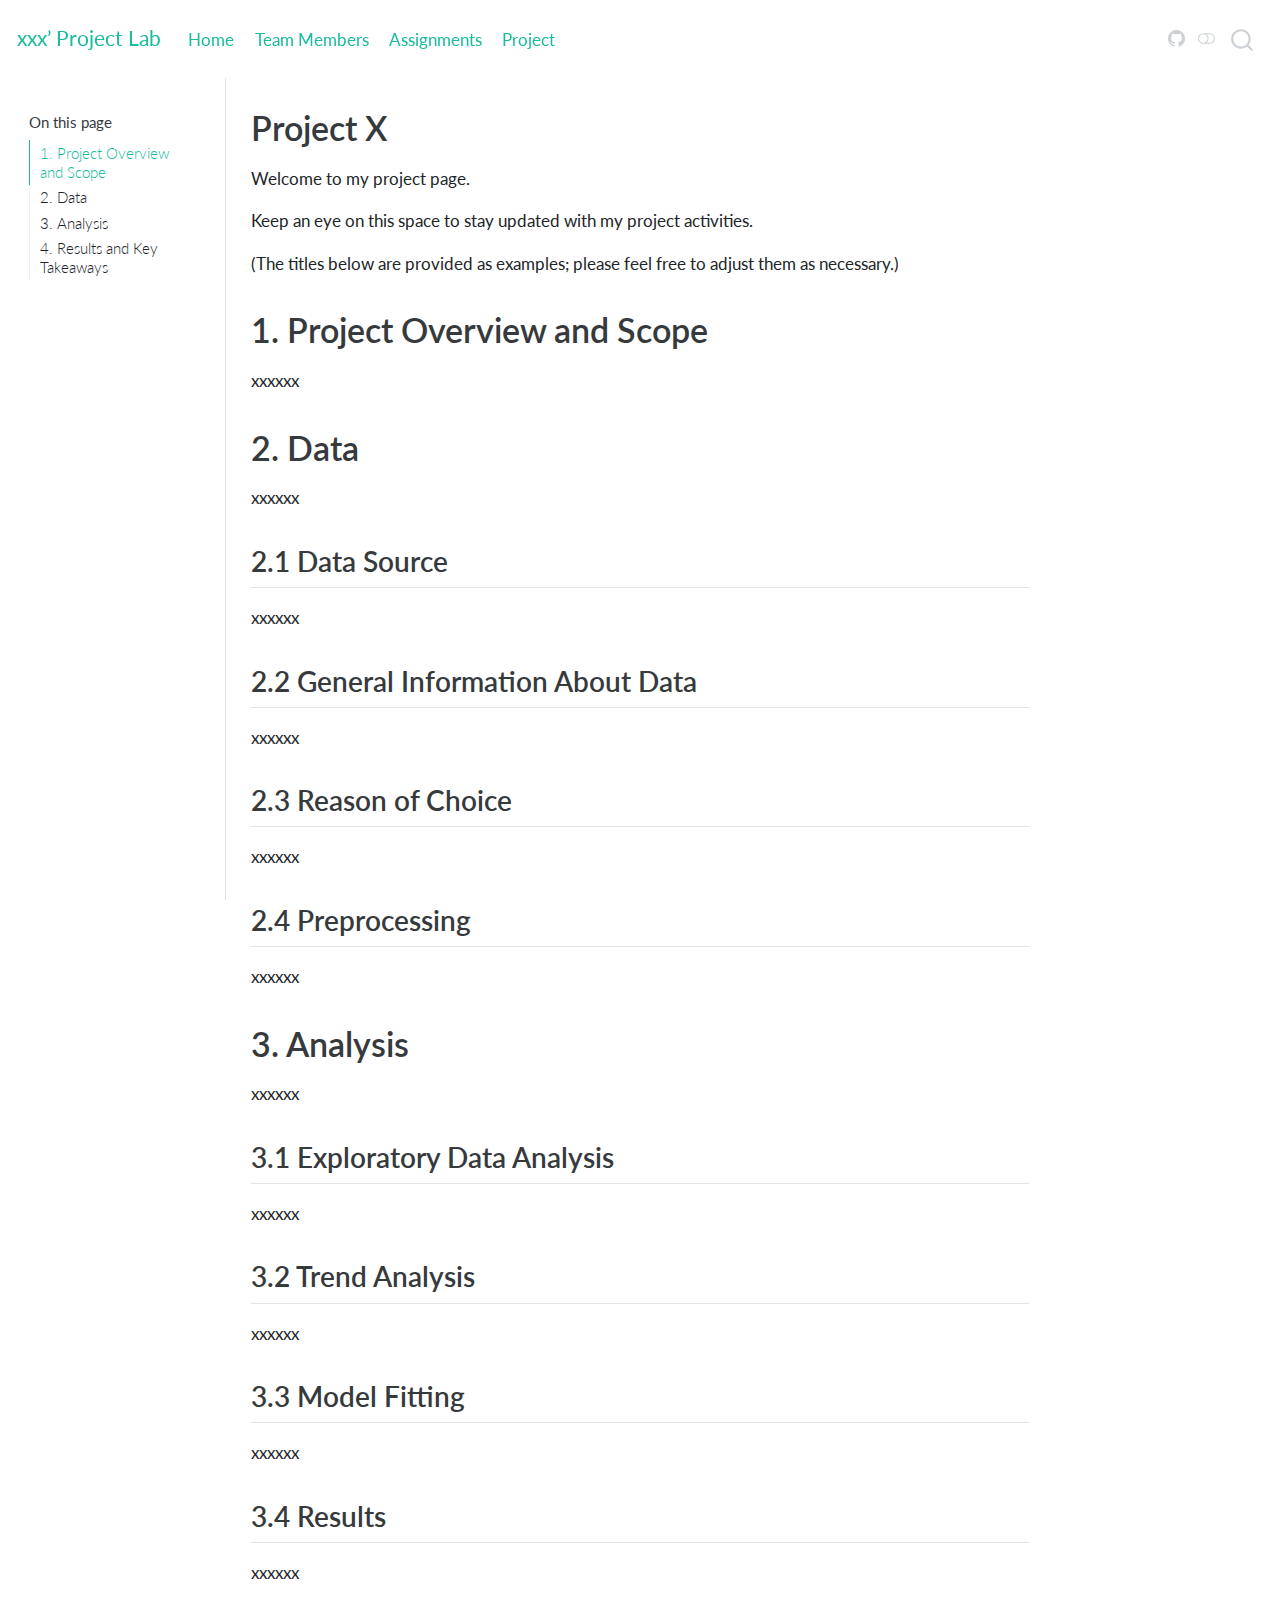
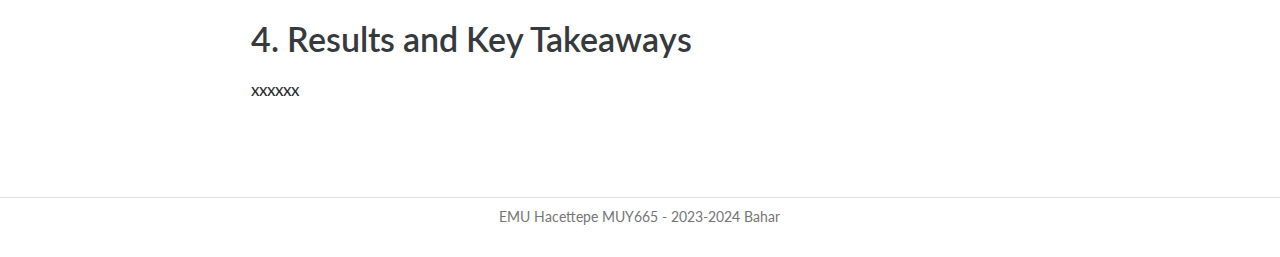
<file: docs/project.html>
<!DOCTYPE html>
<html xmlns="http://www.w3.org/1999/xhtml" lang="en" xml:lang="en"><head>

<meta charset="utf-8">
<meta name="generator" content="quarto-1.4.551">

<meta name="viewport" content="width=device-width, initial-scale=1.0, user-scalable=yes">


<title>xxx’ Project Lab - Project X</title>
<style>
code{white-space: pre-wrap;}
span.smallcaps{font-variant: small-caps;}
div.columns{display: flex; gap: min(4vw, 1.5em);}
div.column{flex: auto; overflow-x: auto;}
div.hanging-indent{margin-left: 1.5em; text-indent: -1.5em;}
ul.task-list{list-style: none;}
ul.task-list li input[type="checkbox"] {
  width: 0.8em;
  margin: 0 0.8em 0.2em -1em; /* quarto-specific, see https://github.com/quarto-dev/quarto-cli/issues/4556 */ 
  vertical-align: middle;
}
</style>


<script src="site_libs/quarto-nav/quarto-nav.js"></script>
<script src="site_libs/quarto-nav/headroom.min.js"></script>
<script src="site_libs/clipboard/clipboard.min.js"></script>
<script src="site_libs/quarto-search/autocomplete.umd.js"></script>
<script src="site_libs/quarto-search/fuse.min.js"></script>
<script src="site_libs/quarto-search/quarto-search.js"></script>
<meta name="quarto:offset" content="./">
<script src="site_libs/quarto-html/quarto.js"></script>
<script src="site_libs/quarto-html/popper.min.js"></script>
<script src="site_libs/quarto-html/tippy.umd.min.js"></script>
<script src="site_libs/quarto-html/anchor.min.js"></script>
<link href="site_libs/quarto-html/tippy.css" rel="stylesheet">
<link href="site_libs/quarto-html/quarto-syntax-highlighting.css" rel="stylesheet" class="quarto-color-scheme" id="quarto-text-highlighting-styles">
<link href="site_libs/quarto-html/quarto-syntax-highlighting-dark.css" rel="prefetch" class="quarto-color-scheme quarto-color-alternate" id="quarto-text-highlighting-styles">
<script src="site_libs/bootstrap/bootstrap.min.js"></script>
<link href="site_libs/bootstrap/bootstrap-icons.css" rel="stylesheet">
<link href="site_libs/bootstrap/bootstrap.min.css" rel="stylesheet" class="quarto-color-scheme" id="quarto-bootstrap" data-mode="light">
<link href="site_libs/bootstrap/bootstrap-dark.min.css" rel="prefetch" class="quarto-color-scheme quarto-color-alternate" id="quarto-bootstrap" data-mode="dark">
<script id="quarto-search-options" type="application/json">{
  "location": "navbar",
  "copy-button": false,
  "collapse-after": 3,
  "panel-placement": "end",
  "type": "overlay",
  "limit": 50,
  "keyboard-shortcut": [
    "f",
    "/",
    "s"
  ],
  "show-item-context": false,
  "language": {
    "search-no-results-text": "No results",
    "search-matching-documents-text": "matching documents",
    "search-copy-link-title": "Copy link to search",
    "search-hide-matches-text": "Hide additional matches",
    "search-more-match-text": "more match in this document",
    "search-more-matches-text": "more matches in this document",
    "search-clear-button-title": "Clear",
    "search-text-placeholder": "",
    "search-detached-cancel-button-title": "Cancel",
    "search-submit-button-title": "Submit",
    "search-label": "Search"
  }
}</script>


<link rel="stylesheet" href="styles.css">
</head>

<body class="docked nav-fixed">

<div id="quarto-search-results"></div>
  <header id="quarto-header" class="headroom fixed-top">
    <nav class="navbar navbar-expand-lg " data-bs-theme="dark">
      <div class="navbar-container container-fluid">
      <div class="navbar-brand-container mx-auto">
    <a class="navbar-brand" href="./index.html">
    <span class="navbar-title">xxx’ Project Lab</span>
    </a>
  </div>
            <div id="quarto-search" class="" title="Search"></div>
          <button class="navbar-toggler" type="button" data-bs-toggle="collapse" data-bs-target="#navbarCollapse" aria-controls="navbarCollapse" aria-expanded="false" aria-label="Toggle navigation" onclick="if (window.quartoToggleHeadroom) { window.quartoToggleHeadroom(); }">
  <span class="navbar-toggler-icon"></span>
</button>
          <div class="collapse navbar-collapse" id="navbarCollapse">
            <ul class="navbar-nav navbar-nav-scroll me-auto">
  <li class="nav-item">
    <a class="nav-link" href="./index.html"> 
<span class="menu-text">Home</span></a>
  </li>  
  <li class="nav-item">
    <a class="nav-link" href="./team.html"> 
<span class="menu-text">Team Members</span></a>
  </li>  
  <li class="nav-item">
    <a class="nav-link" href="./assignments.html"> 
<span class="menu-text">Assignments</span></a>
  </li>  
  <li class="nav-item">
    <a class="nav-link active" href="./project.html" aria-current="page"> 
<span class="menu-text">Project</span></a>
  </li>  
</ul>
          </div> <!-- /navcollapse -->
          <div class="quarto-navbar-tools">
    <a href="https://github.com" title="" class="quarto-navigation-tool px-1" aria-label=""><i class="bi bi-github"></i></a>
  <a href="" class="quarto-color-scheme-toggle quarto-navigation-tool  px-1" onclick="window.quartoToggleColorScheme(); return false;" title="Toggle dark mode"><i class="bi"></i></a>
</div>
      </div> <!-- /container-fluid -->
    </nav>
</header>
<!-- content -->
<div id="quarto-content" class="quarto-container page-columns page-rows-contents page-layout-article page-navbar">
<!-- sidebar -->
  <nav id="quarto-sidebar" class="sidebar collapse collapse-horizontal quarto-sidebar-collapse-item sidebar-navigation docked overflow-auto">
    <nav id="TOC" role="doc-toc" class="toc-active">
    <h2 id="toc-title">On this page</h2>
   
  <ul>
  <li><a href="#project-overview-and-scope" id="toc-project-overview-and-scope" class="nav-link active" data-scroll-target="#project-overview-and-scope">1. Project Overview and Scope</a></li>
  <li><a href="#data" id="toc-data" class="nav-link" data-scroll-target="#data">2. Data</a>
  <ul class="collapse">
  <li><a href="#data-source" id="toc-data-source" class="nav-link" data-scroll-target="#data-source">2.1 Data Source</a></li>
  <li><a href="#general-information-about-data" id="toc-general-information-about-data" class="nav-link" data-scroll-target="#general-information-about-data">2.2 General Information About Data</a></li>
  <li><a href="#reason-of-choice" id="toc-reason-of-choice" class="nav-link" data-scroll-target="#reason-of-choice">2.3 Reason of Choice</a></li>
  <li><a href="#preprocessing" id="toc-preprocessing" class="nav-link" data-scroll-target="#preprocessing">2.4 Preprocessing</a></li>
  </ul></li>
  <li><a href="#analysis" id="toc-analysis" class="nav-link" data-scroll-target="#analysis">3. Analysis</a>
  <ul class="collapse">
  <li><a href="#exploratory-data-analysis" id="toc-exploratory-data-analysis" class="nav-link" data-scroll-target="#exploratory-data-analysis">3.1 Exploratory Data Analysis</a></li>
  <li><a href="#trend-analysis" id="toc-trend-analysis" class="nav-link" data-scroll-target="#trend-analysis">3.2 Trend Analysis</a></li>
  <li><a href="#model-fitting" id="toc-model-fitting" class="nav-link" data-scroll-target="#model-fitting">3.3 Model Fitting</a></li>
  <li><a href="#results" id="toc-results" class="nav-link" data-scroll-target="#results">3.4 Results</a></li>
  </ul></li>
  <li><a href="#results-and-key-takeaways" id="toc-results-and-key-takeaways" class="nav-link" data-scroll-target="#results-and-key-takeaways">4. Results and Key Takeaways</a></li>
  </ul>
</nav>
</nav>
<div id="quarto-sidebar-glass" class="quarto-sidebar-collapse-item" data-bs-toggle="collapse" data-bs-target=".quarto-sidebar-collapse-item"></div>
<!-- margin-sidebar -->
    <div id="quarto-margin-sidebar" class="sidebar margin-sidebar">
    </div>
<!-- main -->
<main class="content" id="quarto-document-content">

<header id="title-block-header" class="quarto-title-block default">
<div class="quarto-title">
<h1 class="title">Project X</h1>
</div>



<div class="quarto-title-meta">

    
  
    
  </div>
  


</header>


<p>Welcome to my project page.</p>
<p>Keep an eye on this space to stay updated with my project activities.</p>
<p>(The titles below are provided as examples; please feel free to adjust them as necessary.)</p>
<section id="project-overview-and-scope" class="level1">
<h1>1. Project Overview and Scope</h1>
<p>xxxxxx</p>
</section>
<section id="data" class="level1">
<h1>2. Data</h1>
<p>xxxxxx</p>
<section id="data-source" class="level2">
<h2 class="anchored" data-anchor-id="data-source">2.1 Data Source</h2>
<p>xxxxxx</p>
</section>
<section id="general-information-about-data" class="level2">
<h2 class="anchored" data-anchor-id="general-information-about-data">2.2 General Information About Data</h2>
<p>xxxxxx</p>
</section>
<section id="reason-of-choice" class="level2">
<h2 class="anchored" data-anchor-id="reason-of-choice">2.3 Reason of Choice</h2>
<p>xxxxxx</p>
</section>
<section id="preprocessing" class="level2">
<h2 class="anchored" data-anchor-id="preprocessing">2.4 Preprocessing</h2>
<p>xxxxxx</p>
</section>
</section>
<section id="analysis" class="level1">
<h1>3. Analysis</h1>
<p>xxxxxx</p>
<section id="exploratory-data-analysis" class="level2">
<h2 class="anchored" data-anchor-id="exploratory-data-analysis">3.1 Exploratory Data Analysis</h2>
<p>xxxxxx</p>
</section>
<section id="trend-analysis" class="level2">
<h2 class="anchored" data-anchor-id="trend-analysis">3.2 Trend Analysis</h2>
<p>xxxxxx</p>
</section>
<section id="model-fitting" class="level2">
<h2 class="anchored" data-anchor-id="model-fitting">3.3 Model Fitting</h2>
<p>xxxxxx</p>
</section>
<section id="results" class="level2">
<h2 class="anchored" data-anchor-id="results">3.4 Results</h2>
<p>xxxxxx</p>
</section>
</section>
<section id="results-and-key-takeaways" class="level1">
<h1>4. Results and Key Takeaways</h1>
<p>xxxxxx</p>


</section>

<a onclick="window.scrollTo(0, 0); return false;" role="button" id="quarto-back-to-top"><i class="bi bi-arrow-up"></i> Back to top</a></main> <!-- /main -->
<script id="quarto-html-after-body" type="application/javascript">
window.document.addEventListener("DOMContentLoaded", function (event) {
  const toggleBodyColorMode = (bsSheetEl) => {
    const mode = bsSheetEl.getAttribute("data-mode");
    const bodyEl = window.document.querySelector("body");
    if (mode === "dark") {
      bodyEl.classList.add("quarto-dark");
      bodyEl.classList.remove("quarto-light");
    } else {
      bodyEl.classList.add("quarto-light");
      bodyEl.classList.remove("quarto-dark");
    }
  }
  const toggleBodyColorPrimary = () => {
    const bsSheetEl = window.document.querySelector("link#quarto-bootstrap");
    if (bsSheetEl) {
      toggleBodyColorMode(bsSheetEl);
    }
  }
  toggleBodyColorPrimary();  
  const disableStylesheet = (stylesheets) => {
    for (let i=0; i < stylesheets.length; i++) {
      const stylesheet = stylesheets[i];
      stylesheet.rel = 'prefetch';
    }
  }
  const enableStylesheet = (stylesheets) => {
    for (let i=0; i < stylesheets.length; i++) {
      const stylesheet = stylesheets[i];
      stylesheet.rel = 'stylesheet';
    }
  }
  const manageTransitions = (selector, allowTransitions) => {
    const els = window.document.querySelectorAll(selector);
    for (let i=0; i < els.length; i++) {
      const el = els[i];
      if (allowTransitions) {
        el.classList.remove('notransition');
      } else {
        el.classList.add('notransition');
      }
    }
  }
  const toggleGiscusIfUsed = (isAlternate, darkModeDefault) => {
    const baseTheme = document.querySelector('#giscus-base-theme')?.value ?? 'light';
    const alternateTheme = document.querySelector('#giscus-alt-theme')?.value ?? 'dark';
    let newTheme = '';
    if(darkModeDefault) {
      newTheme = isAlternate ? baseTheme : alternateTheme;
    } else {
      newTheme = isAlternate ? alternateTheme : baseTheme;
    }
    const changeGiscusTheme = () => {
      // From: https://github.com/giscus/giscus/issues/336
      const sendMessage = (message) => {
        const iframe = document.querySelector('iframe.giscus-frame');
        if (!iframe) return;
        iframe.contentWindow.postMessage({ giscus: message }, 'https://giscus.app');
      }
      sendMessage({
        setConfig: {
          theme: newTheme
        }
      });
    }
    const isGiscussLoaded = window.document.querySelector('iframe.giscus-frame') !== null;
    if (isGiscussLoaded) {
      changeGiscusTheme();
    }
  }
  const toggleColorMode = (alternate) => {
    // Switch the stylesheets
    const alternateStylesheets = window.document.querySelectorAll('link.quarto-color-scheme.quarto-color-alternate');
    manageTransitions('#quarto-margin-sidebar .nav-link', false);
    if (alternate) {
      enableStylesheet(alternateStylesheets);
      for (const sheetNode of alternateStylesheets) {
        if (sheetNode.id === "quarto-bootstrap") {
          toggleBodyColorMode(sheetNode);
        }
      }
    } else {
      disableStylesheet(alternateStylesheets);
      toggleBodyColorPrimary();
    }
    manageTransitions('#quarto-margin-sidebar .nav-link', true);
    // Switch the toggles
    const toggles = window.document.querySelectorAll('.quarto-color-scheme-toggle');
    for (let i=0; i < toggles.length; i++) {
      const toggle = toggles[i];
      if (toggle) {
        if (alternate) {
          toggle.classList.add("alternate");     
        } else {
          toggle.classList.remove("alternate");
        }
      }
    }
    // Hack to workaround the fact that safari doesn't
    // properly recolor the scrollbar when toggling (#1455)
    if (navigator.userAgent.indexOf('Safari') > 0 && navigator.userAgent.indexOf('Chrome') == -1) {
      manageTransitions("body", false);
      window.scrollTo(0, 1);
      setTimeout(() => {
        window.scrollTo(0, 0);
        manageTransitions("body", true);
      }, 40);  
    }
  }
  const isFileUrl = () => { 
    return window.location.protocol === 'file:';
  }
  const hasAlternateSentinel = () => {  
    let styleSentinel = getColorSchemeSentinel();
    if (styleSentinel !== null) {
      return styleSentinel === "alternate";
    } else {
      return false;
    }
  }
  const setStyleSentinel = (alternate) => {
    const value = alternate ? "alternate" : "default";
    if (!isFileUrl()) {
      window.localStorage.setItem("quarto-color-scheme", value);
    } else {
      localAlternateSentinel = value;
    }
  }
  const getColorSchemeSentinel = () => {
    if (!isFileUrl()) {
      const storageValue = window.localStorage.getItem("quarto-color-scheme");
      return storageValue != null ? storageValue : localAlternateSentinel;
    } else {
      return localAlternateSentinel;
    }
  }
  const darkModeDefault = false;
  let localAlternateSentinel = darkModeDefault ? 'alternate' : 'default';
  // Dark / light mode switch
  window.quartoToggleColorScheme = () => {
    // Read the current dark / light value 
    let toAlternate = !hasAlternateSentinel();
    toggleColorMode(toAlternate);
    setStyleSentinel(toAlternate);
    toggleGiscusIfUsed(toAlternate, darkModeDefault);
  };
  // Ensure there is a toggle, if there isn't float one in the top right
  if (window.document.querySelector('.quarto-color-scheme-toggle') === null) {
    const a = window.document.createElement('a');
    a.classList.add('top-right');
    a.classList.add('quarto-color-scheme-toggle');
    a.href = "";
    a.onclick = function() { try { window.quartoToggleColorScheme(); } catch {} return false; };
    const i = window.document.createElement("i");
    i.classList.add('bi');
    a.appendChild(i);
    window.document.body.appendChild(a);
  }
  // Switch to dark mode if need be
  if (hasAlternateSentinel()) {
    toggleColorMode(true);
  } else {
    toggleColorMode(false);
  }
  const icon = "";
  const anchorJS = new window.AnchorJS();
  anchorJS.options = {
    placement: 'right',
    icon: icon
  };
  anchorJS.add('.anchored');
  const isCodeAnnotation = (el) => {
    for (const clz of el.classList) {
      if (clz.startsWith('code-annotation-')) {                     
        return true;
      }
    }
    return false;
  }
  const clipboard = new window.ClipboardJS('.code-copy-button', {
    text: function(trigger) {
      const codeEl = trigger.previousElementSibling.cloneNode(true);
      for (const childEl of codeEl.children) {
        if (isCodeAnnotation(childEl)) {
          childEl.remove();
        }
      }
      return codeEl.innerText;
    }
  });
  clipboard.on('success', function(e) {
    // button target
    const button = e.trigger;
    // don't keep focus
    button.blur();
    // flash "checked"
    button.classList.add('code-copy-button-checked');
    var currentTitle = button.getAttribute("title");
    button.setAttribute("title", "Copied!");
    let tooltip;
    if (window.bootstrap) {
      button.setAttribute("data-bs-toggle", "tooltip");
      button.setAttribute("data-bs-placement", "left");
      button.setAttribute("data-bs-title", "Copied!");
      tooltip = new bootstrap.Tooltip(button, 
        { trigger: "manual", 
          customClass: "code-copy-button-tooltip",
          offset: [0, -8]});
      tooltip.show();    
    }
    setTimeout(function() {
      if (tooltip) {
        tooltip.hide();
        button.removeAttribute("data-bs-title");
        button.removeAttribute("data-bs-toggle");
        button.removeAttribute("data-bs-placement");
      }
      button.setAttribute("title", currentTitle);
      button.classList.remove('code-copy-button-checked');
    }, 1000);
    // clear code selection
    e.clearSelection();
  });
    var localhostRegex = new RegExp(/^(?:http|https):\/\/localhost\:?[0-9]*\//);
    var mailtoRegex = new RegExp(/^mailto:/);
      var filterRegex = new RegExp('/' + window.location.host + '/');
    var isInternal = (href) => {
        return filterRegex.test(href) || localhostRegex.test(href) || mailtoRegex.test(href);
    }
    // Inspect non-navigation links and adorn them if external
 	var links = window.document.querySelectorAll('a[href]:not(.nav-link):not(.navbar-brand):not(.toc-action):not(.sidebar-link):not(.sidebar-item-toggle):not(.pagination-link):not(.no-external):not([aria-hidden]):not(.dropdown-item):not(.quarto-navigation-tool)');
    for (var i=0; i<links.length; i++) {
      const link = links[i];
      if (!isInternal(link.href)) {
        // undo the damage that might have been done by quarto-nav.js in the case of
        // links that we want to consider external
        if (link.dataset.originalHref !== undefined) {
          link.href = link.dataset.originalHref;
        }
      }
    }
  function tippyHover(el, contentFn, onTriggerFn, onUntriggerFn) {
    const config = {
      allowHTML: true,
      maxWidth: 500,
      delay: 100,
      arrow: false,
      appendTo: function(el) {
          return el.parentElement;
      },
      interactive: true,
      interactiveBorder: 10,
      theme: 'quarto',
      placement: 'bottom-start',
    };
    if (contentFn) {
      config.content = contentFn;
    }
    if (onTriggerFn) {
      config.onTrigger = onTriggerFn;
    }
    if (onUntriggerFn) {
      config.onUntrigger = onUntriggerFn;
    }
    window.tippy(el, config); 
  }
  const noterefs = window.document.querySelectorAll('a[role="doc-noteref"]');
  for (var i=0; i<noterefs.length; i++) {
    const ref = noterefs[i];
    tippyHover(ref, function() {
      // use id or data attribute instead here
      let href = ref.getAttribute('data-footnote-href') || ref.getAttribute('href');
      try { href = new URL(href).hash; } catch {}
      const id = href.replace(/^#\/?/, "");
      const note = window.document.getElementById(id);
      if (note) {
        return note.innerHTML;
      } else {
        return "";
      }
    });
  }
  const xrefs = window.document.querySelectorAll('a.quarto-xref');
  const processXRef = (id, note) => {
    // Strip column container classes
    const stripColumnClz = (el) => {
      el.classList.remove("page-full", "page-columns");
      if (el.children) {
        for (const child of el.children) {
          stripColumnClz(child);
        }
      }
    }
    stripColumnClz(note)
    if (id === null || id.startsWith('sec-')) {
      // Special case sections, only their first couple elements
      const container = document.createElement("div");
      if (note.children && note.children.length > 2) {
        container.appendChild(note.children[0].cloneNode(true));
        for (let i = 1; i < note.children.length; i++) {
          const child = note.children[i];
          if (child.tagName === "P" && child.innerText === "") {
            continue;
          } else {
            container.appendChild(child.cloneNode(true));
            break;
          }
        }
        if (window.Quarto?.typesetMath) {
          window.Quarto.typesetMath(container);
        }
        return container.innerHTML
      } else {
        if (window.Quarto?.typesetMath) {
          window.Quarto.typesetMath(note);
        }
        return note.innerHTML;
      }
    } else {
      // Remove any anchor links if they are present
      const anchorLink = note.querySelector('a.anchorjs-link');
      if (anchorLink) {
        anchorLink.remove();
      }
      if (window.Quarto?.typesetMath) {
        window.Quarto.typesetMath(note);
      }
      // TODO in 1.5, we should make sure this works without a callout special case
      if (note.classList.contains("callout")) {
        return note.outerHTML;
      } else {
        return note.innerHTML;
      }
    }
  }
  for (var i=0; i<xrefs.length; i++) {
    const xref = xrefs[i];
    tippyHover(xref, undefined, function(instance) {
      instance.disable();
      let url = xref.getAttribute('href');
      let hash = undefined; 
      if (url.startsWith('#')) {
        hash = url;
      } else {
        try { hash = new URL(url).hash; } catch {}
      }
      if (hash) {
        const id = hash.replace(/^#\/?/, "");
        const note = window.document.getElementById(id);
        if (note !== null) {
          try {
            const html = processXRef(id, note.cloneNode(true));
            instance.setContent(html);
          } finally {
            instance.enable();
            instance.show();
          }
        } else {
          // See if we can fetch this
          fetch(url.split('#')[0])
          .then(res => res.text())
          .then(html => {
            const parser = new DOMParser();
            const htmlDoc = parser.parseFromString(html, "text/html");
            const note = htmlDoc.getElementById(id);
            if (note !== null) {
              const html = processXRef(id, note);
              instance.setContent(html);
            } 
          }).finally(() => {
            instance.enable();
            instance.show();
          });
        }
      } else {
        // See if we can fetch a full url (with no hash to target)
        // This is a special case and we should probably do some content thinning / targeting
        fetch(url)
        .then(res => res.text())
        .then(html => {
          const parser = new DOMParser();
          const htmlDoc = parser.parseFromString(html, "text/html");
          const note = htmlDoc.querySelector('main.content');
          if (note !== null) {
            // This should only happen for chapter cross references
            // (since there is no id in the URL)
            // remove the first header
            if (note.children.length > 0 && note.children[0].tagName === "HEADER") {
              note.children[0].remove();
            }
            const html = processXRef(null, note);
            instance.setContent(html);
          } 
        }).finally(() => {
          instance.enable();
          instance.show();
        });
      }
    }, function(instance) {
    });
  }
      let selectedAnnoteEl;
      const selectorForAnnotation = ( cell, annotation) => {
        let cellAttr = 'data-code-cell="' + cell + '"';
        let lineAttr = 'data-code-annotation="' +  annotation + '"';
        const selector = 'span[' + cellAttr + '][' + lineAttr + ']';
        return selector;
      }
      const selectCodeLines = (annoteEl) => {
        const doc = window.document;
        const targetCell = annoteEl.getAttribute("data-target-cell");
        const targetAnnotation = annoteEl.getAttribute("data-target-annotation");
        const annoteSpan = window.document.querySelector(selectorForAnnotation(targetCell, targetAnnotation));
        const lines = annoteSpan.getAttribute("data-code-lines").split(",");
        const lineIds = lines.map((line) => {
          return targetCell + "-" + line;
        })
        let top = null;
        let height = null;
        let parent = null;
        if (lineIds.length > 0) {
            //compute the position of the single el (top and bottom and make a div)
            const el = window.document.getElementById(lineIds[0]);
            top = el.offsetTop;
            height = el.offsetHeight;
            parent = el.parentElement.parentElement;
          if (lineIds.length > 1) {
            const lastEl = window.document.getElementById(lineIds[lineIds.length - 1]);
            const bottom = lastEl.offsetTop + lastEl.offsetHeight;
            height = bottom - top;
          }
          if (top !== null && height !== null && parent !== null) {
            // cook up a div (if necessary) and position it 
            let div = window.document.getElementById("code-annotation-line-highlight");
            if (div === null) {
              div = window.document.createElement("div");
              div.setAttribute("id", "code-annotation-line-highlight");
              div.style.position = 'absolute';
              parent.appendChild(div);
            }
            div.style.top = top - 2 + "px";
            div.style.height = height + 4 + "px";
            div.style.left = 0;
            let gutterDiv = window.document.getElementById("code-annotation-line-highlight-gutter");
            if (gutterDiv === null) {
              gutterDiv = window.document.createElement("div");
              gutterDiv.setAttribute("id", "code-annotation-line-highlight-gutter");
              gutterDiv.style.position = 'absolute';
              const codeCell = window.document.getElementById(targetCell);
              const gutter = codeCell.querySelector('.code-annotation-gutter');
              gutter.appendChild(gutterDiv);
            }
            gutterDiv.style.top = top - 2 + "px";
            gutterDiv.style.height = height + 4 + "px";
          }
          selectedAnnoteEl = annoteEl;
        }
      };
      const unselectCodeLines = () => {
        const elementsIds = ["code-annotation-line-highlight", "code-annotation-line-highlight-gutter"];
        elementsIds.forEach((elId) => {
          const div = window.document.getElementById(elId);
          if (div) {
            div.remove();
          }
        });
        selectedAnnoteEl = undefined;
      };
        // Handle positioning of the toggle
    window.addEventListener(
      "resize",
      throttle(() => {
        elRect = undefined;
        if (selectedAnnoteEl) {
          selectCodeLines(selectedAnnoteEl);
        }
      }, 10)
    );
    function throttle(fn, ms) {
    let throttle = false;
    let timer;
      return (...args) => {
        if(!throttle) { // first call gets through
            fn.apply(this, args);
            throttle = true;
        } else { // all the others get throttled
            if(timer) clearTimeout(timer); // cancel #2
            timer = setTimeout(() => {
              fn.apply(this, args);
              timer = throttle = false;
            }, ms);
        }
      };
    }
      // Attach click handler to the DT
      const annoteDls = window.document.querySelectorAll('dt[data-target-cell]');
      for (const annoteDlNode of annoteDls) {
        annoteDlNode.addEventListener('click', (event) => {
          const clickedEl = event.target;
          if (clickedEl !== selectedAnnoteEl) {
            unselectCodeLines();
            const activeEl = window.document.querySelector('dt[data-target-cell].code-annotation-active');
            if (activeEl) {
              activeEl.classList.remove('code-annotation-active');
            }
            selectCodeLines(clickedEl);
            clickedEl.classList.add('code-annotation-active');
          } else {
            // Unselect the line
            unselectCodeLines();
            clickedEl.classList.remove('code-annotation-active');
          }
        });
      }
  const findCites = (el) => {
    const parentEl = el.parentElement;
    if (parentEl) {
      const cites = parentEl.dataset.cites;
      if (cites) {
        return {
          el,
          cites: cites.split(' ')
        };
      } else {
        return findCites(el.parentElement)
      }
    } else {
      return undefined;
    }
  };
  var bibliorefs = window.document.querySelectorAll('a[role="doc-biblioref"]');
  for (var i=0; i<bibliorefs.length; i++) {
    const ref = bibliorefs[i];
    const citeInfo = findCites(ref);
    if (citeInfo) {
      tippyHover(citeInfo.el, function() {
        var popup = window.document.createElement('div');
        citeInfo.cites.forEach(function(cite) {
          var citeDiv = window.document.createElement('div');
          citeDiv.classList.add('hanging-indent');
          citeDiv.classList.add('csl-entry');
          var biblioDiv = window.document.getElementById('ref-' + cite);
          if (biblioDiv) {
            citeDiv.innerHTML = biblioDiv.innerHTML;
          }
          popup.appendChild(citeDiv);
        });
        return popup.innerHTML;
      });
    }
  }
});
</script>
</div> <!-- /content -->
<footer class="footer">
  <div class="nav-footer">
    <div class="nav-footer-left">
      &nbsp;
    </div>   
    <div class="nav-footer-center">
<p>EMU Hacettepe MUY665 - 2023-2024 Bahar</p>
</div>
    <div class="nav-footer-right">
      &nbsp;
    </div>
  </div>
</footer>




</body></html>
</file>
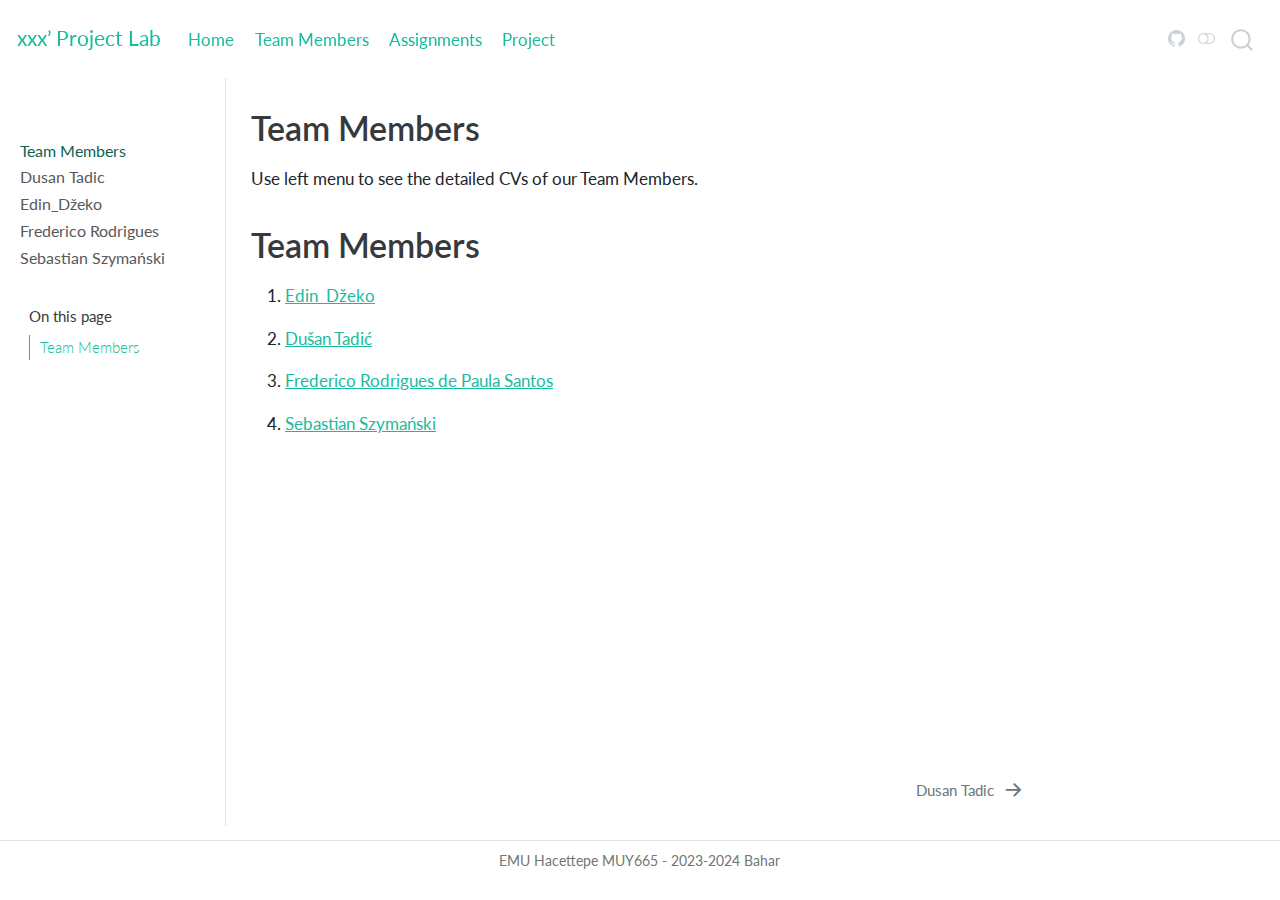
<file: docs/team.html>
<!DOCTYPE html>
<html xmlns="http://www.w3.org/1999/xhtml" lang="en" xml:lang="en"><head>

<meta charset="utf-8">
<meta name="generator" content="quarto-1.4.551">

<meta name="viewport" content="width=device-width, initial-scale=1.0, user-scalable=yes">


<title>xxx’ Project Lab - Team Members</title>
<style>
code{white-space: pre-wrap;}
span.smallcaps{font-variant: small-caps;}
div.columns{display: flex; gap: min(4vw, 1.5em);}
div.column{flex: auto; overflow-x: auto;}
div.hanging-indent{margin-left: 1.5em; text-indent: -1.5em;}
ul.task-list{list-style: none;}
ul.task-list li input[type="checkbox"] {
  width: 0.8em;
  margin: 0 0.8em 0.2em -1em; /* quarto-specific, see https://github.com/quarto-dev/quarto-cli/issues/4556 */ 
  vertical-align: middle;
}
</style>


<script src="site_libs/quarto-nav/quarto-nav.js"></script>
<script src="site_libs/quarto-nav/headroom.min.js"></script>
<script src="site_libs/clipboard/clipboard.min.js"></script>
<script src="site_libs/quarto-search/autocomplete.umd.js"></script>
<script src="site_libs/quarto-search/fuse.min.js"></script>
<script src="site_libs/quarto-search/quarto-search.js"></script>
<meta name="quarto:offset" content="./">
<link href="./team/dusantadic.html" rel="next">
<script src="site_libs/quarto-html/quarto.js"></script>
<script src="site_libs/quarto-html/popper.min.js"></script>
<script src="site_libs/quarto-html/tippy.umd.min.js"></script>
<script src="site_libs/quarto-html/anchor.min.js"></script>
<link href="site_libs/quarto-html/tippy.css" rel="stylesheet">
<link href="site_libs/quarto-html/quarto-syntax-highlighting.css" rel="stylesheet" class="quarto-color-scheme" id="quarto-text-highlighting-styles">
<link href="site_libs/quarto-html/quarto-syntax-highlighting-dark.css" rel="prefetch" class="quarto-color-scheme quarto-color-alternate" id="quarto-text-highlighting-styles">
<script src="site_libs/bootstrap/bootstrap.min.js"></script>
<link href="site_libs/bootstrap/bootstrap-icons.css" rel="stylesheet">
<link href="site_libs/bootstrap/bootstrap.min.css" rel="stylesheet" class="quarto-color-scheme" id="quarto-bootstrap" data-mode="light">
<link href="site_libs/bootstrap/bootstrap-dark.min.css" rel="prefetch" class="quarto-color-scheme quarto-color-alternate" id="quarto-bootstrap" data-mode="dark">
<script id="quarto-search-options" type="application/json">{
  "location": "navbar",
  "copy-button": false,
  "collapse-after": 3,
  "panel-placement": "end",
  "type": "overlay",
  "limit": 50,
  "keyboard-shortcut": [
    "f",
    "/",
    "s"
  ],
  "show-item-context": false,
  "language": {
    "search-no-results-text": "No results",
    "search-matching-documents-text": "matching documents",
    "search-copy-link-title": "Copy link to search",
    "search-hide-matches-text": "Hide additional matches",
    "search-more-match-text": "more match in this document",
    "search-more-matches-text": "more matches in this document",
    "search-clear-button-title": "Clear",
    "search-text-placeholder": "",
    "search-detached-cancel-button-title": "Cancel",
    "search-submit-button-title": "Submit",
    "search-label": "Search"
  }
}</script>


<link rel="stylesheet" href="styles.css">
</head>

<body class="nav-sidebar docked nav-fixed">

<div id="quarto-search-results"></div>
  <header id="quarto-header" class="headroom fixed-top">
    <nav class="navbar navbar-expand-lg " data-bs-theme="dark">
      <div class="navbar-container container-fluid">
      <div class="navbar-brand-container mx-auto">
    <a class="navbar-brand" href="./index.html">
    <span class="navbar-title">xxx’ Project Lab</span>
    </a>
  </div>
            <div id="quarto-search" class="" title="Search"></div>
          <button class="navbar-toggler" type="button" data-bs-toggle="collapse" data-bs-target="#navbarCollapse" aria-controls="navbarCollapse" aria-expanded="false" aria-label="Toggle navigation" onclick="if (window.quartoToggleHeadroom) { window.quartoToggleHeadroom(); }">
  <span class="navbar-toggler-icon"></span>
</button>
          <div class="collapse navbar-collapse" id="navbarCollapse">
            <ul class="navbar-nav navbar-nav-scroll me-auto">
  <li class="nav-item">
    <a class="nav-link" href="./index.html"> 
<span class="menu-text">Home</span></a>
  </li>  
  <li class="nav-item">
    <a class="nav-link active" href="./team.html" aria-current="page"> 
<span class="menu-text">Team Members</span></a>
  </li>  
  <li class="nav-item">
    <a class="nav-link" href="./assignments.html"> 
<span class="menu-text">Assignments</span></a>
  </li>  
  <li class="nav-item">
    <a class="nav-link" href="./project.html"> 
<span class="menu-text">Project</span></a>
  </li>  
</ul>
          </div> <!-- /navcollapse -->
          <div class="quarto-navbar-tools">
    <a href="https://github.com" title="" class="quarto-navigation-tool px-1" aria-label=""><i class="bi bi-github"></i></a>
  <a href="" class="quarto-color-scheme-toggle quarto-navigation-tool  px-1" onclick="window.quartoToggleColorScheme(); return false;" title="Toggle dark mode"><i class="bi"></i></a>
</div>
      </div> <!-- /container-fluid -->
    </nav>
  <nav class="quarto-secondary-nav">
    <div class="container-fluid d-flex">
      <button type="button" class="quarto-btn-toggle btn" data-bs-toggle="collapse" data-bs-target=".quarto-sidebar-collapse-item" aria-controls="quarto-sidebar" aria-expanded="false" aria-label="Toggle sidebar navigation" onclick="if (window.quartoToggleHeadroom) { window.quartoToggleHeadroom(); }">
        <i class="bi bi-layout-text-sidebar-reverse"></i>
      </button>
        <nav class="quarto-page-breadcrumbs" aria-label="breadcrumb"><ol class="breadcrumb"><li class="breadcrumb-item"><a href="./team.html">Team Members</a></li></ol></nav>
        <a class="flex-grow-1" role="button" data-bs-toggle="collapse" data-bs-target=".quarto-sidebar-collapse-item" aria-controls="quarto-sidebar" aria-expanded="false" aria-label="Toggle sidebar navigation" onclick="if (window.quartoToggleHeadroom) { window.quartoToggleHeadroom(); }">      
        </a>
      <button type="button" class="btn quarto-search-button" aria-label="" onclick="window.quartoOpenSearch();">
        <i class="bi bi-search"></i>
      </button>
    </div>
  </nav>
</header>
<!-- content -->
<div id="quarto-content" class="quarto-container page-columns page-rows-contents page-layout-article page-navbar">
<!-- sidebar -->
  <nav id="quarto-sidebar" class="sidebar collapse collapse-horizontal quarto-sidebar-collapse-item sidebar-navigation docked overflow-auto">
        <div class="mt-2 flex-shrink-0 align-items-center">
        <div class="sidebar-search">
        <div id="quarto-search" class="" title="Search"></div>
        </div>
        </div>
    <div class="sidebar-menu-container"> 
    <ul class="list-unstyled mt-1">
        <li class="sidebar-item">
  <div class="sidebar-item-container"> 
  <a href="./team.html" class="sidebar-item-text sidebar-link active">
 <span class="menu-text">Team Members</span></a>
  </div>
</li>
        <li class="sidebar-item">
  <div class="sidebar-item-container"> 
  <a href="./team/dusantadic.html" class="sidebar-item-text sidebar-link">
 <span class="menu-text">Dusan Tadic</span></a>
  </div>
</li>
        <li class="sidebar-item">
  <div class="sidebar-item-container"> 
  <a href="./team/edindzeko.html" class="sidebar-item-text sidebar-link">
 <span class="menu-text">Edin_Džeko</span></a>
  </div>
</li>
        <li class="sidebar-item">
  <div class="sidebar-item-container"> 
  <a href="./team/fred.html" class="sidebar-item-text sidebar-link">
 <span class="menu-text">Frederico Rodrigues</span></a>
  </div>
</li>
        <li class="sidebar-item">
  <div class="sidebar-item-container"> 
  <a href="./team/szymanski.html" class="sidebar-item-text sidebar-link">
 <span class="menu-text">Sebastian Szymański</span></a>
  </div>
</li>
    </ul>
    </div>
    <nav id="TOC" role="doc-toc" class="toc-active">
    <h2 id="toc-title">On this page</h2>
   
  <ul>
  <li><a href="#team-members" id="toc-team-members" class="nav-link active" data-scroll-target="#team-members">Team Members</a></li>
  </ul>
</nav>
</nav>
<div id="quarto-sidebar-glass" class="quarto-sidebar-collapse-item" data-bs-toggle="collapse" data-bs-target=".quarto-sidebar-collapse-item"></div>
<!-- margin-sidebar -->
    <div id="quarto-margin-sidebar" class="sidebar margin-sidebar">
    </div>
<!-- main -->
<main class="content" id="quarto-document-content">

<header id="title-block-header" class="quarto-title-block default">
<div class="quarto-title">
<h1 class="title">Team Members</h1>
</div>



<div class="quarto-title-meta">

    
  
    
  </div>
  


</header>


<p>Use left menu to see the detailed CVs of our Team Members.</p>
<section id="team-members" class="level1">
<h1>Team Members</h1>
<ol type="1">
<li><p><a href="https://tr.wikipedia.org/wiki/Edin_D%C5%BEeko">Edin_Džeko</a></p></li>
<li><p><a href="https://tr.wikipedia.org/wiki/Du%C5%A1an_Tadi%C4%87">Dušan Tadić</a></p></li>
<li><p><a href="https://tr.wikipedia.org/wiki/Fred_(1993_do%C4%9Fumlu_futbolcu)">Frederico Rodrigues de Paula Santos</a></p></li>
<li><p><a href="https://tr.wikipedia.org/wiki/Sebastian_Szyma%C5%84ski">Sebastian Szymański</a></p></li>
</ol>


</section>

<a onclick="window.scrollTo(0, 0); return false;" role="button" id="quarto-back-to-top"><i class="bi bi-arrow-up"></i> Back to top</a></main> <!-- /main -->
<script id="quarto-html-after-body" type="application/javascript">
window.document.addEventListener("DOMContentLoaded", function (event) {
  const toggleBodyColorMode = (bsSheetEl) => {
    const mode = bsSheetEl.getAttribute("data-mode");
    const bodyEl = window.document.querySelector("body");
    if (mode === "dark") {
      bodyEl.classList.add("quarto-dark");
      bodyEl.classList.remove("quarto-light");
    } else {
      bodyEl.classList.add("quarto-light");
      bodyEl.classList.remove("quarto-dark");
    }
  }
  const toggleBodyColorPrimary = () => {
    const bsSheetEl = window.document.querySelector("link#quarto-bootstrap");
    if (bsSheetEl) {
      toggleBodyColorMode(bsSheetEl);
    }
  }
  toggleBodyColorPrimary();  
  const disableStylesheet = (stylesheets) => {
    for (let i=0; i < stylesheets.length; i++) {
      const stylesheet = stylesheets[i];
      stylesheet.rel = 'prefetch';
    }
  }
  const enableStylesheet = (stylesheets) => {
    for (let i=0; i < stylesheets.length; i++) {
      const stylesheet = stylesheets[i];
      stylesheet.rel = 'stylesheet';
    }
  }
  const manageTransitions = (selector, allowTransitions) => {
    const els = window.document.querySelectorAll(selector);
    for (let i=0; i < els.length; i++) {
      const el = els[i];
      if (allowTransitions) {
        el.classList.remove('notransition');
      } else {
        el.classList.add('notransition');
      }
    }
  }
  const toggleGiscusIfUsed = (isAlternate, darkModeDefault) => {
    const baseTheme = document.querySelector('#giscus-base-theme')?.value ?? 'light';
    const alternateTheme = document.querySelector('#giscus-alt-theme')?.value ?? 'dark';
    let newTheme = '';
    if(darkModeDefault) {
      newTheme = isAlternate ? baseTheme : alternateTheme;
    } else {
      newTheme = isAlternate ? alternateTheme : baseTheme;
    }
    const changeGiscusTheme = () => {
      // From: https://github.com/giscus/giscus/issues/336
      const sendMessage = (message) => {
        const iframe = document.querySelector('iframe.giscus-frame');
        if (!iframe) return;
        iframe.contentWindow.postMessage({ giscus: message }, 'https://giscus.app');
      }
      sendMessage({
        setConfig: {
          theme: newTheme
        }
      });
    }
    const isGiscussLoaded = window.document.querySelector('iframe.giscus-frame') !== null;
    if (isGiscussLoaded) {
      changeGiscusTheme();
    }
  }
  const toggleColorMode = (alternate) => {
    // Switch the stylesheets
    const alternateStylesheets = window.document.querySelectorAll('link.quarto-color-scheme.quarto-color-alternate');
    manageTransitions('#quarto-margin-sidebar .nav-link', false);
    if (alternate) {
      enableStylesheet(alternateStylesheets);
      for (const sheetNode of alternateStylesheets) {
        if (sheetNode.id === "quarto-bootstrap") {
          toggleBodyColorMode(sheetNode);
        }
      }
    } else {
      disableStylesheet(alternateStylesheets);
      toggleBodyColorPrimary();
    }
    manageTransitions('#quarto-margin-sidebar .nav-link', true);
    // Switch the toggles
    const toggles = window.document.querySelectorAll('.quarto-color-scheme-toggle');
    for (let i=0; i < toggles.length; i++) {
      const toggle = toggles[i];
      if (toggle) {
        if (alternate) {
          toggle.classList.add("alternate");     
        } else {
          toggle.classList.remove("alternate");
        }
      }
    }
    // Hack to workaround the fact that safari doesn't
    // properly recolor the scrollbar when toggling (#1455)
    if (navigator.userAgent.indexOf('Safari') > 0 && navigator.userAgent.indexOf('Chrome') == -1) {
      manageTransitions("body", false);
      window.scrollTo(0, 1);
      setTimeout(() => {
        window.scrollTo(0, 0);
        manageTransitions("body", true);
      }, 40);  
    }
  }
  const isFileUrl = () => { 
    return window.location.protocol === 'file:';
  }
  const hasAlternateSentinel = () => {  
    let styleSentinel = getColorSchemeSentinel();
    if (styleSentinel !== null) {
      return styleSentinel === "alternate";
    } else {
      return false;
    }
  }
  const setStyleSentinel = (alternate) => {
    const value = alternate ? "alternate" : "default";
    if (!isFileUrl()) {
      window.localStorage.setItem("quarto-color-scheme", value);
    } else {
      localAlternateSentinel = value;
    }
  }
  const getColorSchemeSentinel = () => {
    if (!isFileUrl()) {
      const storageValue = window.localStorage.getItem("quarto-color-scheme");
      return storageValue != null ? storageValue : localAlternateSentinel;
    } else {
      return localAlternateSentinel;
    }
  }
  const darkModeDefault = false;
  let localAlternateSentinel = darkModeDefault ? 'alternate' : 'default';
  // Dark / light mode switch
  window.quartoToggleColorScheme = () => {
    // Read the current dark / light value 
    let toAlternate = !hasAlternateSentinel();
    toggleColorMode(toAlternate);
    setStyleSentinel(toAlternate);
    toggleGiscusIfUsed(toAlternate, darkModeDefault);
  };
  // Ensure there is a toggle, if there isn't float one in the top right
  if (window.document.querySelector('.quarto-color-scheme-toggle') === null) {
    const a = window.document.createElement('a');
    a.classList.add('top-right');
    a.classList.add('quarto-color-scheme-toggle');
    a.href = "";
    a.onclick = function() { try { window.quartoToggleColorScheme(); } catch {} return false; };
    const i = window.document.createElement("i");
    i.classList.add('bi');
    a.appendChild(i);
    window.document.body.appendChild(a);
  }
  // Switch to dark mode if need be
  if (hasAlternateSentinel()) {
    toggleColorMode(true);
  } else {
    toggleColorMode(false);
  }
  const icon = "";
  const anchorJS = new window.AnchorJS();
  anchorJS.options = {
    placement: 'right',
    icon: icon
  };
  anchorJS.add('.anchored');
  const isCodeAnnotation = (el) => {
    for (const clz of el.classList) {
      if (clz.startsWith('code-annotation-')) {                     
        return true;
      }
    }
    return false;
  }
  const clipboard = new window.ClipboardJS('.code-copy-button', {
    text: function(trigger) {
      const codeEl = trigger.previousElementSibling.cloneNode(true);
      for (const childEl of codeEl.children) {
        if (isCodeAnnotation(childEl)) {
          childEl.remove();
        }
      }
      return codeEl.innerText;
    }
  });
  clipboard.on('success', function(e) {
    // button target
    const button = e.trigger;
    // don't keep focus
    button.blur();
    // flash "checked"
    button.classList.add('code-copy-button-checked');
    var currentTitle = button.getAttribute("title");
    button.setAttribute("title", "Copied!");
    let tooltip;
    if (window.bootstrap) {
      button.setAttribute("data-bs-toggle", "tooltip");
      button.setAttribute("data-bs-placement", "left");
      button.setAttribute("data-bs-title", "Copied!");
      tooltip = new bootstrap.Tooltip(button, 
        { trigger: "manual", 
          customClass: "code-copy-button-tooltip",
          offset: [0, -8]});
      tooltip.show();    
    }
    setTimeout(function() {
      if (tooltip) {
        tooltip.hide();
        button.removeAttribute("data-bs-title");
        button.removeAttribute("data-bs-toggle");
        button.removeAttribute("data-bs-placement");
      }
      button.setAttribute("title", currentTitle);
      button.classList.remove('code-copy-button-checked');
    }, 1000);
    // clear code selection
    e.clearSelection();
  });
    var localhostRegex = new RegExp(/^(?:http|https):\/\/localhost\:?[0-9]*\//);
    var mailtoRegex = new RegExp(/^mailto:/);
      var filterRegex = new RegExp('/' + window.location.host + '/');
    var isInternal = (href) => {
        return filterRegex.test(href) || localhostRegex.test(href) || mailtoRegex.test(href);
    }
    // Inspect non-navigation links and adorn them if external
 	var links = window.document.querySelectorAll('a[href]:not(.nav-link):not(.navbar-brand):not(.toc-action):not(.sidebar-link):not(.sidebar-item-toggle):not(.pagination-link):not(.no-external):not([aria-hidden]):not(.dropdown-item):not(.quarto-navigation-tool)');
    for (var i=0; i<links.length; i++) {
      const link = links[i];
      if (!isInternal(link.href)) {
        // undo the damage that might have been done by quarto-nav.js in the case of
        // links that we want to consider external
        if (link.dataset.originalHref !== undefined) {
          link.href = link.dataset.originalHref;
        }
      }
    }
  function tippyHover(el, contentFn, onTriggerFn, onUntriggerFn) {
    const config = {
      allowHTML: true,
      maxWidth: 500,
      delay: 100,
      arrow: false,
      appendTo: function(el) {
          return el.parentElement;
      },
      interactive: true,
      interactiveBorder: 10,
      theme: 'quarto',
      placement: 'bottom-start',
    };
    if (contentFn) {
      config.content = contentFn;
    }
    if (onTriggerFn) {
      config.onTrigger = onTriggerFn;
    }
    if (onUntriggerFn) {
      config.onUntrigger = onUntriggerFn;
    }
    window.tippy(el, config); 
  }
  const noterefs = window.document.querySelectorAll('a[role="doc-noteref"]');
  for (var i=0; i<noterefs.length; i++) {
    const ref = noterefs[i];
    tippyHover(ref, function() {
      // use id or data attribute instead here
      let href = ref.getAttribute('data-footnote-href') || ref.getAttribute('href');
      try { href = new URL(href).hash; } catch {}
      const id = href.replace(/^#\/?/, "");
      const note = window.document.getElementById(id);
      if (note) {
        return note.innerHTML;
      } else {
        return "";
      }
    });
  }
  const xrefs = window.document.querySelectorAll('a.quarto-xref');
  const processXRef = (id, note) => {
    // Strip column container classes
    const stripColumnClz = (el) => {
      el.classList.remove("page-full", "page-columns");
      if (el.children) {
        for (const child of el.children) {
          stripColumnClz(child);
        }
      }
    }
    stripColumnClz(note)
    if (id === null || id.startsWith('sec-')) {
      // Special case sections, only their first couple elements
      const container = document.createElement("div");
      if (note.children && note.children.length > 2) {
        container.appendChild(note.children[0].cloneNode(true));
        for (let i = 1; i < note.children.length; i++) {
          const child = note.children[i];
          if (child.tagName === "P" && child.innerText === "") {
            continue;
          } else {
            container.appendChild(child.cloneNode(true));
            break;
          }
        }
        if (window.Quarto?.typesetMath) {
          window.Quarto.typesetMath(container);
        }
        return container.innerHTML
      } else {
        if (window.Quarto?.typesetMath) {
          window.Quarto.typesetMath(note);
        }
        return note.innerHTML;
      }
    } else {
      // Remove any anchor links if they are present
      const anchorLink = note.querySelector('a.anchorjs-link');
      if (anchorLink) {
        anchorLink.remove();
      }
      if (window.Quarto?.typesetMath) {
        window.Quarto.typesetMath(note);
      }
      // TODO in 1.5, we should make sure this works without a callout special case
      if (note.classList.contains("callout")) {
        return note.outerHTML;
      } else {
        return note.innerHTML;
      }
    }
  }
  for (var i=0; i<xrefs.length; i++) {
    const xref = xrefs[i];
    tippyHover(xref, undefined, function(instance) {
      instance.disable();
      let url = xref.getAttribute('href');
      let hash = undefined; 
      if (url.startsWith('#')) {
        hash = url;
      } else {
        try { hash = new URL(url).hash; } catch {}
      }
      if (hash) {
        const id = hash.replace(/^#\/?/, "");
        const note = window.document.getElementById(id);
        if (note !== null) {
          try {
            const html = processXRef(id, note.cloneNode(true));
            instance.setContent(html);
          } finally {
            instance.enable();
            instance.show();
          }
        } else {
          // See if we can fetch this
          fetch(url.split('#')[0])
          .then(res => res.text())
          .then(html => {
            const parser = new DOMParser();
            const htmlDoc = parser.parseFromString(html, "text/html");
            const note = htmlDoc.getElementById(id);
            if (note !== null) {
              const html = processXRef(id, note);
              instance.setContent(html);
            } 
          }).finally(() => {
            instance.enable();
            instance.show();
          });
        }
      } else {
        // See if we can fetch a full url (with no hash to target)
        // This is a special case and we should probably do some content thinning / targeting
        fetch(url)
        .then(res => res.text())
        .then(html => {
          const parser = new DOMParser();
          const htmlDoc = parser.parseFromString(html, "text/html");
          const note = htmlDoc.querySelector('main.content');
          if (note !== null) {
            // This should only happen for chapter cross references
            // (since there is no id in the URL)
            // remove the first header
            if (note.children.length > 0 && note.children[0].tagName === "HEADER") {
              note.children[0].remove();
            }
            const html = processXRef(null, note);
            instance.setContent(html);
          } 
        }).finally(() => {
          instance.enable();
          instance.show();
        });
      }
    }, function(instance) {
    });
  }
      let selectedAnnoteEl;
      const selectorForAnnotation = ( cell, annotation) => {
        let cellAttr = 'data-code-cell="' + cell + '"';
        let lineAttr = 'data-code-annotation="' +  annotation + '"';
        const selector = 'span[' + cellAttr + '][' + lineAttr + ']';
        return selector;
      }
      const selectCodeLines = (annoteEl) => {
        const doc = window.document;
        const targetCell = annoteEl.getAttribute("data-target-cell");
        const targetAnnotation = annoteEl.getAttribute("data-target-annotation");
        const annoteSpan = window.document.querySelector(selectorForAnnotation(targetCell, targetAnnotation));
        const lines = annoteSpan.getAttribute("data-code-lines").split(",");
        const lineIds = lines.map((line) => {
          return targetCell + "-" + line;
        })
        let top = null;
        let height = null;
        let parent = null;
        if (lineIds.length > 0) {
            //compute the position of the single el (top and bottom and make a div)
            const el = window.document.getElementById(lineIds[0]);
            top = el.offsetTop;
            height = el.offsetHeight;
            parent = el.parentElement.parentElement;
          if (lineIds.length > 1) {
            const lastEl = window.document.getElementById(lineIds[lineIds.length - 1]);
            const bottom = lastEl.offsetTop + lastEl.offsetHeight;
            height = bottom - top;
          }
          if (top !== null && height !== null && parent !== null) {
            // cook up a div (if necessary) and position it 
            let div = window.document.getElementById("code-annotation-line-highlight");
            if (div === null) {
              div = window.document.createElement("div");
              div.setAttribute("id", "code-annotation-line-highlight");
              div.style.position = 'absolute';
              parent.appendChild(div);
            }
            div.style.top = top - 2 + "px";
            div.style.height = height + 4 + "px";
            div.style.left = 0;
            let gutterDiv = window.document.getElementById("code-annotation-line-highlight-gutter");
            if (gutterDiv === null) {
              gutterDiv = window.document.createElement("div");
              gutterDiv.setAttribute("id", "code-annotation-line-highlight-gutter");
              gutterDiv.style.position = 'absolute';
              const codeCell = window.document.getElementById(targetCell);
              const gutter = codeCell.querySelector('.code-annotation-gutter');
              gutter.appendChild(gutterDiv);
            }
            gutterDiv.style.top = top - 2 + "px";
            gutterDiv.style.height = height + 4 + "px";
          }
          selectedAnnoteEl = annoteEl;
        }
      };
      const unselectCodeLines = () => {
        const elementsIds = ["code-annotation-line-highlight", "code-annotation-line-highlight-gutter"];
        elementsIds.forEach((elId) => {
          const div = window.document.getElementById(elId);
          if (div) {
            div.remove();
          }
        });
        selectedAnnoteEl = undefined;
      };
        // Handle positioning of the toggle
    window.addEventListener(
      "resize",
      throttle(() => {
        elRect = undefined;
        if (selectedAnnoteEl) {
          selectCodeLines(selectedAnnoteEl);
        }
      }, 10)
    );
    function throttle(fn, ms) {
    let throttle = false;
    let timer;
      return (...args) => {
        if(!throttle) { // first call gets through
            fn.apply(this, args);
            throttle = true;
        } else { // all the others get throttled
            if(timer) clearTimeout(timer); // cancel #2
            timer = setTimeout(() => {
              fn.apply(this, args);
              timer = throttle = false;
            }, ms);
        }
      };
    }
      // Attach click handler to the DT
      const annoteDls = window.document.querySelectorAll('dt[data-target-cell]');
      for (const annoteDlNode of annoteDls) {
        annoteDlNode.addEventListener('click', (event) => {
          const clickedEl = event.target;
          if (clickedEl !== selectedAnnoteEl) {
            unselectCodeLines();
            const activeEl = window.document.querySelector('dt[data-target-cell].code-annotation-active');
            if (activeEl) {
              activeEl.classList.remove('code-annotation-active');
            }
            selectCodeLines(clickedEl);
            clickedEl.classList.add('code-annotation-active');
          } else {
            // Unselect the line
            unselectCodeLines();
            clickedEl.classList.remove('code-annotation-active');
          }
        });
      }
  const findCites = (el) => {
    const parentEl = el.parentElement;
    if (parentEl) {
      const cites = parentEl.dataset.cites;
      if (cites) {
        return {
          el,
          cites: cites.split(' ')
        };
      } else {
        return findCites(el.parentElement)
      }
    } else {
      return undefined;
    }
  };
  var bibliorefs = window.document.querySelectorAll('a[role="doc-biblioref"]');
  for (var i=0; i<bibliorefs.length; i++) {
    const ref = bibliorefs[i];
    const citeInfo = findCites(ref);
    if (citeInfo) {
      tippyHover(citeInfo.el, function() {
        var popup = window.document.createElement('div');
        citeInfo.cites.forEach(function(cite) {
          var citeDiv = window.document.createElement('div');
          citeDiv.classList.add('hanging-indent');
          citeDiv.classList.add('csl-entry');
          var biblioDiv = window.document.getElementById('ref-' + cite);
          if (biblioDiv) {
            citeDiv.innerHTML = biblioDiv.innerHTML;
          }
          popup.appendChild(citeDiv);
        });
        return popup.innerHTML;
      });
    }
  }
});
</script>
<nav class="page-navigation">
  <div class="nav-page nav-page-previous">
  </div>
  <div class="nav-page nav-page-next">
      <a href="./team/dusantadic.html" class="pagination-link" aria-label="Dusan Tadic">
        <span class="nav-page-text">Dusan Tadic</span> <i class="bi bi-arrow-right-short"></i>
      </a>
  </div>
</nav>
</div> <!-- /content -->
<footer class="footer">
  <div class="nav-footer">
    <div class="nav-footer-left">
      &nbsp;
    </div>   
    <div class="nav-footer-center">
<p>EMU Hacettepe MUY665 - 2023-2024 Bahar</p>
</div>
    <div class="nav-footer-right">
      &nbsp;
    </div>
  </div>
</footer>




</body></html>
</file>
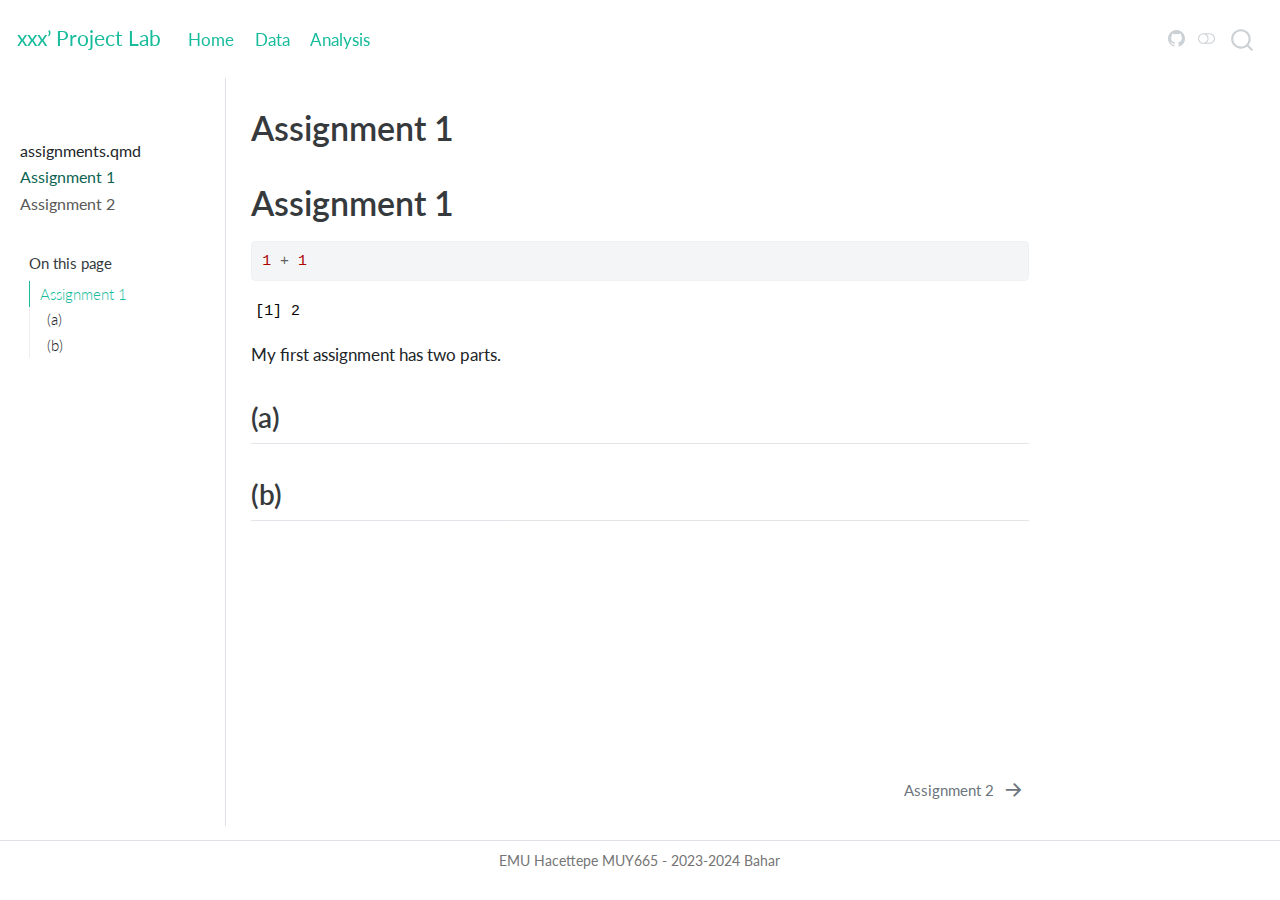
<file: docs/assignments/assignment-1.html>
<!DOCTYPE html>
<html xmlns="http://www.w3.org/1999/xhtml" lang="en" xml:lang="en"><head>

<meta charset="utf-8">
<meta name="generator" content="quarto-1.4.551">

<meta name="viewport" content="width=device-width, initial-scale=1.0, user-scalable=yes">


<title>xxx’ Project Lab - Assignment 1</title>
<style>
code{white-space: pre-wrap;}
span.smallcaps{font-variant: small-caps;}
div.columns{display: flex; gap: min(4vw, 1.5em);}
div.column{flex: auto; overflow-x: auto;}
div.hanging-indent{margin-left: 1.5em; text-indent: -1.5em;}
ul.task-list{list-style: none;}
ul.task-list li input[type="checkbox"] {
  width: 0.8em;
  margin: 0 0.8em 0.2em -1em; /* quarto-specific, see https://github.com/quarto-dev/quarto-cli/issues/4556 */ 
  vertical-align: middle;
}
/* CSS for syntax highlighting */
pre > code.sourceCode { white-space: pre; position: relative; }
pre > code.sourceCode > span { line-height: 1.25; }
pre > code.sourceCode > span:empty { height: 1.2em; }
.sourceCode { overflow: visible; }
code.sourceCode > span { color: inherit; text-decoration: inherit; }
div.sourceCode { margin: 1em 0; }
pre.sourceCode { margin: 0; }
@media screen {
div.sourceCode { overflow: auto; }
}
@media print {
pre > code.sourceCode { white-space: pre-wrap; }
pre > code.sourceCode > span { text-indent: -5em; padding-left: 5em; }
}
pre.numberSource code
  { counter-reset: source-line 0; }
pre.numberSource code > span
  { position: relative; left: -4em; counter-increment: source-line; }
pre.numberSource code > span > a:first-child::before
  { content: counter(source-line);
    position: relative; left: -1em; text-align: right; vertical-align: baseline;
    border: none; display: inline-block;
    -webkit-touch-callout: none; -webkit-user-select: none;
    -khtml-user-select: none; -moz-user-select: none;
    -ms-user-select: none; user-select: none;
    padding: 0 4px; width: 4em;
  }
pre.numberSource { margin-left: 3em;  padding-left: 4px; }
div.sourceCode
  {   }
@media screen {
pre > code.sourceCode > span > a:first-child::before { text-decoration: underline; }
}
</style>


<script src="../site_libs/quarto-nav/quarto-nav.js"></script>
<script src="../site_libs/quarto-nav/headroom.min.js"></script>
<script src="../site_libs/clipboard/clipboard.min.js"></script>
<script src="../site_libs/quarto-search/autocomplete.umd.js"></script>
<script src="../site_libs/quarto-search/fuse.min.js"></script>
<script src="../site_libs/quarto-search/quarto-search.js"></script>
<meta name="quarto:offset" content="../">
<link href="../assignments/assignment-2.html" rel="next">
<script src="../site_libs/quarto-html/quarto.js"></script>
<script src="../site_libs/quarto-html/popper.min.js"></script>
<script src="../site_libs/quarto-html/tippy.umd.min.js"></script>
<script src="../site_libs/quarto-html/anchor.min.js"></script>
<link href="../site_libs/quarto-html/tippy.css" rel="stylesheet">
<link href="../site_libs/quarto-html/quarto-syntax-highlighting.css" rel="stylesheet" class="quarto-color-scheme" id="quarto-text-highlighting-styles">
<link href="../site_libs/quarto-html/quarto-syntax-highlighting-dark.css" rel="prefetch" class="quarto-color-scheme quarto-color-alternate" id="quarto-text-highlighting-styles">
<script src="../site_libs/bootstrap/bootstrap.min.js"></script>
<link href="../site_libs/bootstrap/bootstrap-icons.css" rel="stylesheet">
<link href="../site_libs/bootstrap/bootstrap.min.css" rel="stylesheet" class="quarto-color-scheme" id="quarto-bootstrap" data-mode="light">
<link href="../site_libs/bootstrap/bootstrap-dark.min.css" rel="prefetch" class="quarto-color-scheme quarto-color-alternate" id="quarto-bootstrap" data-mode="dark">
<script id="quarto-search-options" type="application/json">{
  "location": "navbar",
  "copy-button": false,
  "collapse-after": 3,
  "panel-placement": "end",
  "type": "overlay",
  "limit": 50,
  "keyboard-shortcut": [
    "f",
    "/",
    "s"
  ],
  "show-item-context": false,
  "language": {
    "search-no-results-text": "No results",
    "search-matching-documents-text": "matching documents",
    "search-copy-link-title": "Copy link to search",
    "search-hide-matches-text": "Hide additional matches",
    "search-more-match-text": "more match in this document",
    "search-more-matches-text": "more matches in this document",
    "search-clear-button-title": "Clear",
    "search-text-placeholder": "",
    "search-detached-cancel-button-title": "Cancel",
    "search-submit-button-title": "Submit",
    "search-label": "Search"
  }
}</script>


<link rel="stylesheet" href="../styles.css">
</head>

<body class="nav-sidebar docked nav-fixed">

<div id="quarto-search-results"></div>
  <header id="quarto-header" class="headroom fixed-top">
    <nav class="navbar navbar-expand-lg " data-bs-theme="dark">
      <div class="navbar-container container-fluid">
      <div class="navbar-brand-container mx-auto">
    <a class="navbar-brand" href="../index.html">
    <span class="navbar-title">xxx’ Project Lab</span>
    </a>
  </div>
            <div id="quarto-search" class="" title="Search"></div>
          <button class="navbar-toggler" type="button" data-bs-toggle="collapse" data-bs-target="#navbarCollapse" aria-controls="navbarCollapse" aria-expanded="false" aria-label="Toggle navigation" onclick="if (window.quartoToggleHeadroom) { window.quartoToggleHeadroom(); }">
  <span class="navbar-toggler-icon"></span>
</button>
          <div class="collapse navbar-collapse" id="navbarCollapse">
            <ul class="navbar-nav navbar-nav-scroll me-auto">
  <li class="nav-item">
    <a class="nav-link" href="../index.html"> 
<span class="menu-text">Home</span></a>
  </li>  
  <li class="nav-item">
    <a class="nav-link" href="../data.docx"> 
<span class="menu-text">Data</span></a>
  </li>  
  <li class="nav-item">
    <a class="nav-link" href="../analysis.html"> 
<span class="menu-text">Analysis</span></a>
  </li>  
</ul>
          </div> <!-- /navcollapse -->
          <div class="quarto-navbar-tools">
    <a href="https://github.com" title="" class="quarto-navigation-tool px-1" aria-label=""><i class="bi bi-github"></i></a>
  <a href="" class="quarto-color-scheme-toggle quarto-navigation-tool  px-1" onclick="window.quartoToggleColorScheme(); return false;" title="Toggle dark mode"><i class="bi"></i></a>
</div>
      </div> <!-- /container-fluid -->
    </nav>
  <nav class="quarto-secondary-nav">
    <div class="container-fluid d-flex">
      <button type="button" class="quarto-btn-toggle btn" data-bs-toggle="collapse" data-bs-target=".quarto-sidebar-collapse-item" aria-controls="quarto-sidebar" aria-expanded="false" aria-label="Toggle sidebar navigation" onclick="if (window.quartoToggleHeadroom) { window.quartoToggleHeadroom(); }">
        <i class="bi bi-layout-text-sidebar-reverse"></i>
      </button>
        <nav class="quarto-page-breadcrumbs" aria-label="breadcrumb"><ol class="breadcrumb"><li class="breadcrumb-item"><a href="../assignments/assignment-1.html">Assignment 1</a></li></ol></nav>
        <a class="flex-grow-1" role="button" data-bs-toggle="collapse" data-bs-target=".quarto-sidebar-collapse-item" aria-controls="quarto-sidebar" aria-expanded="false" aria-label="Toggle sidebar navigation" onclick="if (window.quartoToggleHeadroom) { window.quartoToggleHeadroom(); }">      
        </a>
      <button type="button" class="btn quarto-search-button" aria-label="" onclick="window.quartoOpenSearch();">
        <i class="bi bi-search"></i>
      </button>
    </div>
  </nav>
</header>
<!-- content -->
<div id="quarto-content" class="quarto-container page-columns page-rows-contents page-layout-article page-navbar">
<!-- sidebar -->
  <nav id="quarto-sidebar" class="sidebar collapse collapse-horizontal quarto-sidebar-collapse-item sidebar-navigation docked overflow-auto">
        <div class="mt-2 flex-shrink-0 align-items-center">
        <div class="sidebar-search">
        <div id="quarto-search" class="" title="Search"></div>
        </div>
        </div>
    <div class="sidebar-menu-container"> 
    <ul class="list-unstyled mt-1">
        <li class="sidebar-item">
 <span class="menu-text">assignments.qmd</span>
  </li>
        <li class="sidebar-item">
  <div class="sidebar-item-container"> 
  <a href="../assignments/assignment-1.html" class="sidebar-item-text sidebar-link active">
 <span class="menu-text">Assignment 1</span></a>
  </div>
</li>
        <li class="sidebar-item">
  <div class="sidebar-item-container"> 
  <a href="../assignments/assignment-2.html" class="sidebar-item-text sidebar-link">
 <span class="menu-text">Assignment 2</span></a>
  </div>
</li>
    </ul>
    </div>
    <nav id="TOC" role="doc-toc" class="toc-active">
    <h2 id="toc-title">On this page</h2>
   
  <ul>
  <li><a href="#assignment-1" id="toc-assignment-1" class="nav-link active" data-scroll-target="#assignment-1">Assignment 1</a>
  <ul class="collapse">
  <li><a href="#a" id="toc-a" class="nav-link" data-scroll-target="#a">(a)</a></li>
  <li><a href="#b" id="toc-b" class="nav-link" data-scroll-target="#b">(b)</a></li>
  </ul></li>
  </ul>
</nav>
</nav>
<div id="quarto-sidebar-glass" class="quarto-sidebar-collapse-item" data-bs-toggle="collapse" data-bs-target=".quarto-sidebar-collapse-item"></div>
<!-- margin-sidebar -->
    <div id="quarto-margin-sidebar" class="sidebar margin-sidebar">
    </div>
<!-- main -->
<main class="content" id="quarto-document-content">

<header id="title-block-header" class="quarto-title-block default">
<div class="quarto-title">
<h1 class="title">Assignment 1</h1>
</div>



<div class="quarto-title-meta">

    
  
    
  </div>
  


</header>


<section id="assignment-1" class="level1">
<h1>Assignment 1</h1>
<div class="cell">
<div class="sourceCode cell-code" id="cb1"><pre class="sourceCode r code-with-copy"><code class="sourceCode r"><span id="cb1-1"><a href="#cb1-1" aria-hidden="true" tabindex="-1"></a><span class="dv">1</span> <span class="sc">+</span> <span class="dv">1</span></span></code><button title="Copy to Clipboard" class="code-copy-button"><i class="bi"></i></button></pre></div>
<div class="cell-output cell-output-stdout">
<pre><code>[1] 2</code></pre>
</div>
</div>
<p>My first assignment has two parts.</p>
<section id="a" class="level2">
<h2 class="anchored" data-anchor-id="a">(a)</h2>
</section>
<section id="b" class="level2">
<h2 class="anchored" data-anchor-id="b">(b)</h2>


</section>
</section>

<a onclick="window.scrollTo(0, 0); return false;" role="button" id="quarto-back-to-top"><i class="bi bi-arrow-up"></i> Back to top</a></main> <!-- /main -->
<script id="quarto-html-after-body" type="application/javascript">
window.document.addEventListener("DOMContentLoaded", function (event) {
  const toggleBodyColorMode = (bsSheetEl) => {
    const mode = bsSheetEl.getAttribute("data-mode");
    const bodyEl = window.document.querySelector("body");
    if (mode === "dark") {
      bodyEl.classList.add("quarto-dark");
      bodyEl.classList.remove("quarto-light");
    } else {
      bodyEl.classList.add("quarto-light");
      bodyEl.classList.remove("quarto-dark");
    }
  }
  const toggleBodyColorPrimary = () => {
    const bsSheetEl = window.document.querySelector("link#quarto-bootstrap");
    if (bsSheetEl) {
      toggleBodyColorMode(bsSheetEl);
    }
  }
  toggleBodyColorPrimary();  
  const disableStylesheet = (stylesheets) => {
    for (let i=0; i < stylesheets.length; i++) {
      const stylesheet = stylesheets[i];
      stylesheet.rel = 'prefetch';
    }
  }
  const enableStylesheet = (stylesheets) => {
    for (let i=0; i < stylesheets.length; i++) {
      const stylesheet = stylesheets[i];
      stylesheet.rel = 'stylesheet';
    }
  }
  const manageTransitions = (selector, allowTransitions) => {
    const els = window.document.querySelectorAll(selector);
    for (let i=0; i < els.length; i++) {
      const el = els[i];
      if (allowTransitions) {
        el.classList.remove('notransition');
      } else {
        el.classList.add('notransition');
      }
    }
  }
  const toggleGiscusIfUsed = (isAlternate, darkModeDefault) => {
    const baseTheme = document.querySelector('#giscus-base-theme')?.value ?? 'light';
    const alternateTheme = document.querySelector('#giscus-alt-theme')?.value ?? 'dark';
    let newTheme = '';
    if(darkModeDefault) {
      newTheme = isAlternate ? baseTheme : alternateTheme;
    } else {
      newTheme = isAlternate ? alternateTheme : baseTheme;
    }
    const changeGiscusTheme = () => {
      // From: https://github.com/giscus/giscus/issues/336
      const sendMessage = (message) => {
        const iframe = document.querySelector('iframe.giscus-frame');
        if (!iframe) return;
        iframe.contentWindow.postMessage({ giscus: message }, 'https://giscus.app');
      }
      sendMessage({
        setConfig: {
          theme: newTheme
        }
      });
    }
    const isGiscussLoaded = window.document.querySelector('iframe.giscus-frame') !== null;
    if (isGiscussLoaded) {
      changeGiscusTheme();
    }
  }
  const toggleColorMode = (alternate) => {
    // Switch the stylesheets
    const alternateStylesheets = window.document.querySelectorAll('link.quarto-color-scheme.quarto-color-alternate');
    manageTransitions('#quarto-margin-sidebar .nav-link', false);
    if (alternate) {
      enableStylesheet(alternateStylesheets);
      for (const sheetNode of alternateStylesheets) {
        if (sheetNode.id === "quarto-bootstrap") {
          toggleBodyColorMode(sheetNode);
        }
      }
    } else {
      disableStylesheet(alternateStylesheets);
      toggleBodyColorPrimary();
    }
    manageTransitions('#quarto-margin-sidebar .nav-link', true);
    // Switch the toggles
    const toggles = window.document.querySelectorAll('.quarto-color-scheme-toggle');
    for (let i=0; i < toggles.length; i++) {
      const toggle = toggles[i];
      if (toggle) {
        if (alternate) {
          toggle.classList.add("alternate");     
        } else {
          toggle.classList.remove("alternate");
        }
      }
    }
    // Hack to workaround the fact that safari doesn't
    // properly recolor the scrollbar when toggling (#1455)
    if (navigator.userAgent.indexOf('Safari') > 0 && navigator.userAgent.indexOf('Chrome') == -1) {
      manageTransitions("body", false);
      window.scrollTo(0, 1);
      setTimeout(() => {
        window.scrollTo(0, 0);
        manageTransitions("body", true);
      }, 40);  
    }
  }
  const isFileUrl = () => { 
    return window.location.protocol === 'file:';
  }
  const hasAlternateSentinel = () => {  
    let styleSentinel = getColorSchemeSentinel();
    if (styleSentinel !== null) {
      return styleSentinel === "alternate";
    } else {
      return false;
    }
  }
  const setStyleSentinel = (alternate) => {
    const value = alternate ? "alternate" : "default";
    if (!isFileUrl()) {
      window.localStorage.setItem("quarto-color-scheme", value);
    } else {
      localAlternateSentinel = value;
    }
  }
  const getColorSchemeSentinel = () => {
    if (!isFileUrl()) {
      const storageValue = window.localStorage.getItem("quarto-color-scheme");
      return storageValue != null ? storageValue : localAlternateSentinel;
    } else {
      return localAlternateSentinel;
    }
  }
  const darkModeDefault = false;
  let localAlternateSentinel = darkModeDefault ? 'alternate' : 'default';
  // Dark / light mode switch
  window.quartoToggleColorScheme = () => {
    // Read the current dark / light value 
    let toAlternate = !hasAlternateSentinel();
    toggleColorMode(toAlternate);
    setStyleSentinel(toAlternate);
    toggleGiscusIfUsed(toAlternate, darkModeDefault);
  };
  // Ensure there is a toggle, if there isn't float one in the top right
  if (window.document.querySelector('.quarto-color-scheme-toggle') === null) {
    const a = window.document.createElement('a');
    a.classList.add('top-right');
    a.classList.add('quarto-color-scheme-toggle');
    a.href = "";
    a.onclick = function() { try { window.quartoToggleColorScheme(); } catch {} return false; };
    const i = window.document.createElement("i");
    i.classList.add('bi');
    a.appendChild(i);
    window.document.body.appendChild(a);
  }
  // Switch to dark mode if need be
  if (hasAlternateSentinel()) {
    toggleColorMode(true);
  } else {
    toggleColorMode(false);
  }
  const icon = "";
  const anchorJS = new window.AnchorJS();
  anchorJS.options = {
    placement: 'right',
    icon: icon
  };
  anchorJS.add('.anchored');
  const isCodeAnnotation = (el) => {
    for (const clz of el.classList) {
      if (clz.startsWith('code-annotation-')) {                     
        return true;
      }
    }
    return false;
  }
  const clipboard = new window.ClipboardJS('.code-copy-button', {
    text: function(trigger) {
      const codeEl = trigger.previousElementSibling.cloneNode(true);
      for (const childEl of codeEl.children) {
        if (isCodeAnnotation(childEl)) {
          childEl.remove();
        }
      }
      return codeEl.innerText;
    }
  });
  clipboard.on('success', function(e) {
    // button target
    const button = e.trigger;
    // don't keep focus
    button.blur();
    // flash "checked"
    button.classList.add('code-copy-button-checked');
    var currentTitle = button.getAttribute("title");
    button.setAttribute("title", "Copied!");
    let tooltip;
    if (window.bootstrap) {
      button.setAttribute("data-bs-toggle", "tooltip");
      button.setAttribute("data-bs-placement", "left");
      button.setAttribute("data-bs-title", "Copied!");
      tooltip = new bootstrap.Tooltip(button, 
        { trigger: "manual", 
          customClass: "code-copy-button-tooltip",
          offset: [0, -8]});
      tooltip.show();    
    }
    setTimeout(function() {
      if (tooltip) {
        tooltip.hide();
        button.removeAttribute("data-bs-title");
        button.removeAttribute("data-bs-toggle");
        button.removeAttribute("data-bs-placement");
      }
      button.setAttribute("title", currentTitle);
      button.classList.remove('code-copy-button-checked');
    }, 1000);
    // clear code selection
    e.clearSelection();
  });
    var localhostRegex = new RegExp(/^(?:http|https):\/\/localhost\:?[0-9]*\//);
    var mailtoRegex = new RegExp(/^mailto:/);
      var filterRegex = new RegExp('/' + window.location.host + '/');
    var isInternal = (href) => {
        return filterRegex.test(href) || localhostRegex.test(href) || mailtoRegex.test(href);
    }
    // Inspect non-navigation links and adorn them if external
 	var links = window.document.querySelectorAll('a[href]:not(.nav-link):not(.navbar-brand):not(.toc-action):not(.sidebar-link):not(.sidebar-item-toggle):not(.pagination-link):not(.no-external):not([aria-hidden]):not(.dropdown-item):not(.quarto-navigation-tool)');
    for (var i=0; i<links.length; i++) {
      const link = links[i];
      if (!isInternal(link.href)) {
        // undo the damage that might have been done by quarto-nav.js in the case of
        // links that we want to consider external
        if (link.dataset.originalHref !== undefined) {
          link.href = link.dataset.originalHref;
        }
      }
    }
  function tippyHover(el, contentFn, onTriggerFn, onUntriggerFn) {
    const config = {
      allowHTML: true,
      maxWidth: 500,
      delay: 100,
      arrow: false,
      appendTo: function(el) {
          return el.parentElement;
      },
      interactive: true,
      interactiveBorder: 10,
      theme: 'quarto',
      placement: 'bottom-start',
    };
    if (contentFn) {
      config.content = contentFn;
    }
    if (onTriggerFn) {
      config.onTrigger = onTriggerFn;
    }
    if (onUntriggerFn) {
      config.onUntrigger = onUntriggerFn;
    }
    window.tippy(el, config); 
  }
  const noterefs = window.document.querySelectorAll('a[role="doc-noteref"]');
  for (var i=0; i<noterefs.length; i++) {
    const ref = noterefs[i];
    tippyHover(ref, function() {
      // use id or data attribute instead here
      let href = ref.getAttribute('data-footnote-href') || ref.getAttribute('href');
      try { href = new URL(href).hash; } catch {}
      const id = href.replace(/^#\/?/, "");
      const note = window.document.getElementById(id);
      if (note) {
        return note.innerHTML;
      } else {
        return "";
      }
    });
  }
  const xrefs = window.document.querySelectorAll('a.quarto-xref');
  const processXRef = (id, note) => {
    // Strip column container classes
    const stripColumnClz = (el) => {
      el.classList.remove("page-full", "page-columns");
      if (el.children) {
        for (const child of el.children) {
          stripColumnClz(child);
        }
      }
    }
    stripColumnClz(note)
    if (id === null || id.startsWith('sec-')) {
      // Special case sections, only their first couple elements
      const container = document.createElement("div");
      if (note.children && note.children.length > 2) {
        container.appendChild(note.children[0].cloneNode(true));
        for (let i = 1; i < note.children.length; i++) {
          const child = note.children[i];
          if (child.tagName === "P" && child.innerText === "") {
            continue;
          } else {
            container.appendChild(child.cloneNode(true));
            break;
          }
        }
        if (window.Quarto?.typesetMath) {
          window.Quarto.typesetMath(container);
        }
        return container.innerHTML
      } else {
        if (window.Quarto?.typesetMath) {
          window.Quarto.typesetMath(note);
        }
        return note.innerHTML;
      }
    } else {
      // Remove any anchor links if they are present
      const anchorLink = note.querySelector('a.anchorjs-link');
      if (anchorLink) {
        anchorLink.remove();
      }
      if (window.Quarto?.typesetMath) {
        window.Quarto.typesetMath(note);
      }
      // TODO in 1.5, we should make sure this works without a callout special case
      if (note.classList.contains("callout")) {
        return note.outerHTML;
      } else {
        return note.innerHTML;
      }
    }
  }
  for (var i=0; i<xrefs.length; i++) {
    const xref = xrefs[i];
    tippyHover(xref, undefined, function(instance) {
      instance.disable();
      let url = xref.getAttribute('href');
      let hash = undefined; 
      if (url.startsWith('#')) {
        hash = url;
      } else {
        try { hash = new URL(url).hash; } catch {}
      }
      if (hash) {
        const id = hash.replace(/^#\/?/, "");
        const note = window.document.getElementById(id);
        if (note !== null) {
          try {
            const html = processXRef(id, note.cloneNode(true));
            instance.setContent(html);
          } finally {
            instance.enable();
            instance.show();
          }
        } else {
          // See if we can fetch this
          fetch(url.split('#')[0])
          .then(res => res.text())
          .then(html => {
            const parser = new DOMParser();
            const htmlDoc = parser.parseFromString(html, "text/html");
            const note = htmlDoc.getElementById(id);
            if (note !== null) {
              const html = processXRef(id, note);
              instance.setContent(html);
            } 
          }).finally(() => {
            instance.enable();
            instance.show();
          });
        }
      } else {
        // See if we can fetch a full url (with no hash to target)
        // This is a special case and we should probably do some content thinning / targeting
        fetch(url)
        .then(res => res.text())
        .then(html => {
          const parser = new DOMParser();
          const htmlDoc = parser.parseFromString(html, "text/html");
          const note = htmlDoc.querySelector('main.content');
          if (note !== null) {
            // This should only happen for chapter cross references
            // (since there is no id in the URL)
            // remove the first header
            if (note.children.length > 0 && note.children[0].tagName === "HEADER") {
              note.children[0].remove();
            }
            const html = processXRef(null, note);
            instance.setContent(html);
          } 
        }).finally(() => {
          instance.enable();
          instance.show();
        });
      }
    }, function(instance) {
    });
  }
      let selectedAnnoteEl;
      const selectorForAnnotation = ( cell, annotation) => {
        let cellAttr = 'data-code-cell="' + cell + '"';
        let lineAttr = 'data-code-annotation="' +  annotation + '"';
        const selector = 'span[' + cellAttr + '][' + lineAttr + ']';
        return selector;
      }
      const selectCodeLines = (annoteEl) => {
        const doc = window.document;
        const targetCell = annoteEl.getAttribute("data-target-cell");
        const targetAnnotation = annoteEl.getAttribute("data-target-annotation");
        const annoteSpan = window.document.querySelector(selectorForAnnotation(targetCell, targetAnnotation));
        const lines = annoteSpan.getAttribute("data-code-lines").split(",");
        const lineIds = lines.map((line) => {
          return targetCell + "-" + line;
        })
        let top = null;
        let height = null;
        let parent = null;
        if (lineIds.length > 0) {
            //compute the position of the single el (top and bottom and make a div)
            const el = window.document.getElementById(lineIds[0]);
            top = el.offsetTop;
            height = el.offsetHeight;
            parent = el.parentElement.parentElement;
          if (lineIds.length > 1) {
            const lastEl = window.document.getElementById(lineIds[lineIds.length - 1]);
            const bottom = lastEl.offsetTop + lastEl.offsetHeight;
            height = bottom - top;
          }
          if (top !== null && height !== null && parent !== null) {
            // cook up a div (if necessary) and position it 
            let div = window.document.getElementById("code-annotation-line-highlight");
            if (div === null) {
              div = window.document.createElement("div");
              div.setAttribute("id", "code-annotation-line-highlight");
              div.style.position = 'absolute';
              parent.appendChild(div);
            }
            div.style.top = top - 2 + "px";
            div.style.height = height + 4 + "px";
            div.style.left = 0;
            let gutterDiv = window.document.getElementById("code-annotation-line-highlight-gutter");
            if (gutterDiv === null) {
              gutterDiv = window.document.createElement("div");
              gutterDiv.setAttribute("id", "code-annotation-line-highlight-gutter");
              gutterDiv.style.position = 'absolute';
              const codeCell = window.document.getElementById(targetCell);
              const gutter = codeCell.querySelector('.code-annotation-gutter');
              gutter.appendChild(gutterDiv);
            }
            gutterDiv.style.top = top - 2 + "px";
            gutterDiv.style.height = height + 4 + "px";
          }
          selectedAnnoteEl = annoteEl;
        }
      };
      const unselectCodeLines = () => {
        const elementsIds = ["code-annotation-line-highlight", "code-annotation-line-highlight-gutter"];
        elementsIds.forEach((elId) => {
          const div = window.document.getElementById(elId);
          if (div) {
            div.remove();
          }
        });
        selectedAnnoteEl = undefined;
      };
        // Handle positioning of the toggle
    window.addEventListener(
      "resize",
      throttle(() => {
        elRect = undefined;
        if (selectedAnnoteEl) {
          selectCodeLines(selectedAnnoteEl);
        }
      }, 10)
    );
    function throttle(fn, ms) {
    let throttle = false;
    let timer;
      return (...args) => {
        if(!throttle) { // first call gets through
            fn.apply(this, args);
            throttle = true;
        } else { // all the others get throttled
            if(timer) clearTimeout(timer); // cancel #2
            timer = setTimeout(() => {
              fn.apply(this, args);
              timer = throttle = false;
            }, ms);
        }
      };
    }
      // Attach click handler to the DT
      const annoteDls = window.document.querySelectorAll('dt[data-target-cell]');
      for (const annoteDlNode of annoteDls) {
        annoteDlNode.addEventListener('click', (event) => {
          const clickedEl = event.target;
          if (clickedEl !== selectedAnnoteEl) {
            unselectCodeLines();
            const activeEl = window.document.querySelector('dt[data-target-cell].code-annotation-active');
            if (activeEl) {
              activeEl.classList.remove('code-annotation-active');
            }
            selectCodeLines(clickedEl);
            clickedEl.classList.add('code-annotation-active');
          } else {
            // Unselect the line
            unselectCodeLines();
            clickedEl.classList.remove('code-annotation-active');
          }
        });
      }
  const findCites = (el) => {
    const parentEl = el.parentElement;
    if (parentEl) {
      const cites = parentEl.dataset.cites;
      if (cites) {
        return {
          el,
          cites: cites.split(' ')
        };
      } else {
        return findCites(el.parentElement)
      }
    } else {
      return undefined;
    }
  };
  var bibliorefs = window.document.querySelectorAll('a[role="doc-biblioref"]');
  for (var i=0; i<bibliorefs.length; i++) {
    const ref = bibliorefs[i];
    const citeInfo = findCites(ref);
    if (citeInfo) {
      tippyHover(citeInfo.el, function() {
        var popup = window.document.createElement('div');
        citeInfo.cites.forEach(function(cite) {
          var citeDiv = window.document.createElement('div');
          citeDiv.classList.add('hanging-indent');
          citeDiv.classList.add('csl-entry');
          var biblioDiv = window.document.getElementById('ref-' + cite);
          if (biblioDiv) {
            citeDiv.innerHTML = biblioDiv.innerHTML;
          }
          popup.appendChild(citeDiv);
        });
        return popup.innerHTML;
      });
    }
  }
});
</script>
<nav class="page-navigation">
  <div class="nav-page nav-page-previous">
  </div>
  <div class="nav-page nav-page-next">
      <a href="../assignments/assignment-2.html" class="pagination-link" aria-label="Assignment 2">
        <span class="nav-page-text">Assignment 2</span> <i class="bi bi-arrow-right-short"></i>
      </a>
  </div>
</nav>
</div> <!-- /content -->
<footer class="footer">
  <div class="nav-footer">
    <div class="nav-footer-left">
      &nbsp;
    </div>   
    <div class="nav-footer-center">
<p>EMU Hacettepe MUY665 - 2023-2024 Bahar</p>
</div>
    <div class="nav-footer-right">
      &nbsp;
    </div>
  </div>
</footer>




</body></html>
</file>
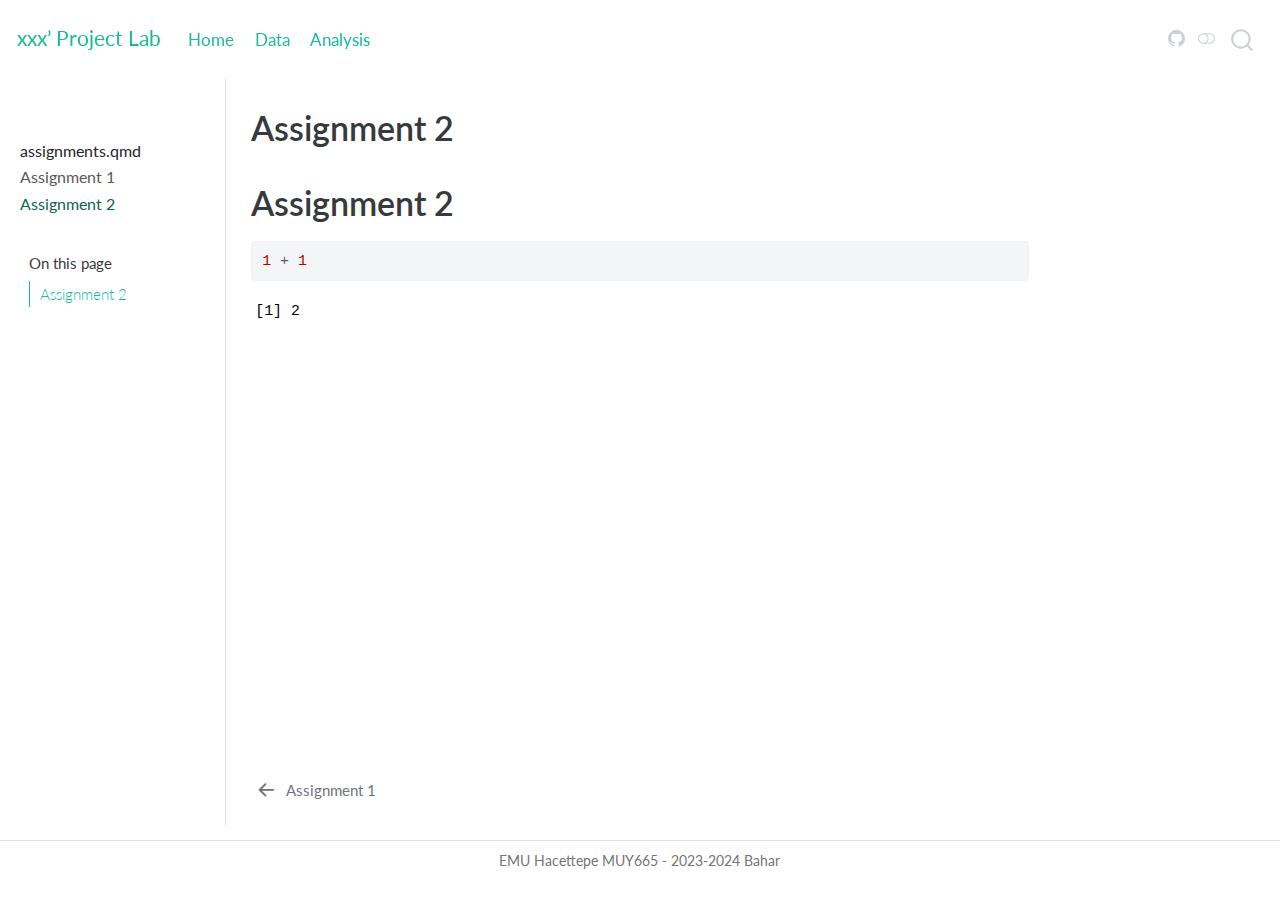
<file: docs/assignments/assignment-2.html>
<!DOCTYPE html>
<html xmlns="http://www.w3.org/1999/xhtml" lang="en" xml:lang="en"><head>

<meta charset="utf-8">
<meta name="generator" content="quarto-1.4.551">

<meta name="viewport" content="width=device-width, initial-scale=1.0, user-scalable=yes">


<title>xxx’ Project Lab - Assignment 2</title>
<style>
code{white-space: pre-wrap;}
span.smallcaps{font-variant: small-caps;}
div.columns{display: flex; gap: min(4vw, 1.5em);}
div.column{flex: auto; overflow-x: auto;}
div.hanging-indent{margin-left: 1.5em; text-indent: -1.5em;}
ul.task-list{list-style: none;}
ul.task-list li input[type="checkbox"] {
  width: 0.8em;
  margin: 0 0.8em 0.2em -1em; /* quarto-specific, see https://github.com/quarto-dev/quarto-cli/issues/4556 */ 
  vertical-align: middle;
}
/* CSS for syntax highlighting */
pre > code.sourceCode { white-space: pre; position: relative; }
pre > code.sourceCode > span { line-height: 1.25; }
pre > code.sourceCode > span:empty { height: 1.2em; }
.sourceCode { overflow: visible; }
code.sourceCode > span { color: inherit; text-decoration: inherit; }
div.sourceCode { margin: 1em 0; }
pre.sourceCode { margin: 0; }
@media screen {
div.sourceCode { overflow: auto; }
}
@media print {
pre > code.sourceCode { white-space: pre-wrap; }
pre > code.sourceCode > span { text-indent: -5em; padding-left: 5em; }
}
pre.numberSource code
  { counter-reset: source-line 0; }
pre.numberSource code > span
  { position: relative; left: -4em; counter-increment: source-line; }
pre.numberSource code > span > a:first-child::before
  { content: counter(source-line);
    position: relative; left: -1em; text-align: right; vertical-align: baseline;
    border: none; display: inline-block;
    -webkit-touch-callout: none; -webkit-user-select: none;
    -khtml-user-select: none; -moz-user-select: none;
    -ms-user-select: none; user-select: none;
    padding: 0 4px; width: 4em;
  }
pre.numberSource { margin-left: 3em;  padding-left: 4px; }
div.sourceCode
  {   }
@media screen {
pre > code.sourceCode > span > a:first-child::before { text-decoration: underline; }
}
</style>


<script src="../site_libs/quarto-nav/quarto-nav.js"></script>
<script src="../site_libs/quarto-nav/headroom.min.js"></script>
<script src="../site_libs/clipboard/clipboard.min.js"></script>
<script src="../site_libs/quarto-search/autocomplete.umd.js"></script>
<script src="../site_libs/quarto-search/fuse.min.js"></script>
<script src="../site_libs/quarto-search/quarto-search.js"></script>
<meta name="quarto:offset" content="../">
<link href="../assignments/assignment-1.html" rel="prev">
<script src="../site_libs/quarto-html/quarto.js"></script>
<script src="../site_libs/quarto-html/popper.min.js"></script>
<script src="../site_libs/quarto-html/tippy.umd.min.js"></script>
<script src="../site_libs/quarto-html/anchor.min.js"></script>
<link href="../site_libs/quarto-html/tippy.css" rel="stylesheet">
<link href="../site_libs/quarto-html/quarto-syntax-highlighting.css" rel="stylesheet" class="quarto-color-scheme" id="quarto-text-highlighting-styles">
<link href="../site_libs/quarto-html/quarto-syntax-highlighting-dark.css" rel="prefetch" class="quarto-color-scheme quarto-color-alternate" id="quarto-text-highlighting-styles">
<script src="../site_libs/bootstrap/bootstrap.min.js"></script>
<link href="../site_libs/bootstrap/bootstrap-icons.css" rel="stylesheet">
<link href="../site_libs/bootstrap/bootstrap.min.css" rel="stylesheet" class="quarto-color-scheme" id="quarto-bootstrap" data-mode="light">
<link href="../site_libs/bootstrap/bootstrap-dark.min.css" rel="prefetch" class="quarto-color-scheme quarto-color-alternate" id="quarto-bootstrap" data-mode="dark">
<script id="quarto-search-options" type="application/json">{
  "location": "navbar",
  "copy-button": false,
  "collapse-after": 3,
  "panel-placement": "end",
  "type": "overlay",
  "limit": 50,
  "keyboard-shortcut": [
    "f",
    "/",
    "s"
  ],
  "show-item-context": false,
  "language": {
    "search-no-results-text": "No results",
    "search-matching-documents-text": "matching documents",
    "search-copy-link-title": "Copy link to search",
    "search-hide-matches-text": "Hide additional matches",
    "search-more-match-text": "more match in this document",
    "search-more-matches-text": "more matches in this document",
    "search-clear-button-title": "Clear",
    "search-text-placeholder": "",
    "search-detached-cancel-button-title": "Cancel",
    "search-submit-button-title": "Submit",
    "search-label": "Search"
  }
}</script>


<link rel="stylesheet" href="../styles.css">
</head>

<body class="nav-sidebar docked nav-fixed">

<div id="quarto-search-results"></div>
  <header id="quarto-header" class="headroom fixed-top">
    <nav class="navbar navbar-expand-lg " data-bs-theme="dark">
      <div class="navbar-container container-fluid">
      <div class="navbar-brand-container mx-auto">
    <a class="navbar-brand" href="../index.html">
    <span class="navbar-title">xxx’ Project Lab</span>
    </a>
  </div>
            <div id="quarto-search" class="" title="Search"></div>
          <button class="navbar-toggler" type="button" data-bs-toggle="collapse" data-bs-target="#navbarCollapse" aria-controls="navbarCollapse" aria-expanded="false" aria-label="Toggle navigation" onclick="if (window.quartoToggleHeadroom) { window.quartoToggleHeadroom(); }">
  <span class="navbar-toggler-icon"></span>
</button>
          <div class="collapse navbar-collapse" id="navbarCollapse">
            <ul class="navbar-nav navbar-nav-scroll me-auto">
  <li class="nav-item">
    <a class="nav-link" href="../index.html"> 
<span class="menu-text">Home</span></a>
  </li>  
  <li class="nav-item">
    <a class="nav-link" href="../data.docx"> 
<span class="menu-text">Data</span></a>
  </li>  
  <li class="nav-item">
    <a class="nav-link" href="../analysis.html"> 
<span class="menu-text">Analysis</span></a>
  </li>  
</ul>
          </div> <!-- /navcollapse -->
          <div class="quarto-navbar-tools">
    <a href="https://github.com" title="" class="quarto-navigation-tool px-1" aria-label=""><i class="bi bi-github"></i></a>
  <a href="" class="quarto-color-scheme-toggle quarto-navigation-tool  px-1" onclick="window.quartoToggleColorScheme(); return false;" title="Toggle dark mode"><i class="bi"></i></a>
</div>
      </div> <!-- /container-fluid -->
    </nav>
  <nav class="quarto-secondary-nav">
    <div class="container-fluid d-flex">
      <button type="button" class="quarto-btn-toggle btn" data-bs-toggle="collapse" data-bs-target=".quarto-sidebar-collapse-item" aria-controls="quarto-sidebar" aria-expanded="false" aria-label="Toggle sidebar navigation" onclick="if (window.quartoToggleHeadroom) { window.quartoToggleHeadroom(); }">
        <i class="bi bi-layout-text-sidebar-reverse"></i>
      </button>
        <nav class="quarto-page-breadcrumbs" aria-label="breadcrumb"><ol class="breadcrumb"><li class="breadcrumb-item"><a href="../assignments/assignment-2.html">Assignment 2</a></li></ol></nav>
        <a class="flex-grow-1" role="button" data-bs-toggle="collapse" data-bs-target=".quarto-sidebar-collapse-item" aria-controls="quarto-sidebar" aria-expanded="false" aria-label="Toggle sidebar navigation" onclick="if (window.quartoToggleHeadroom) { window.quartoToggleHeadroom(); }">      
        </a>
      <button type="button" class="btn quarto-search-button" aria-label="" onclick="window.quartoOpenSearch();">
        <i class="bi bi-search"></i>
      </button>
    </div>
  </nav>
</header>
<!-- content -->
<div id="quarto-content" class="quarto-container page-columns page-rows-contents page-layout-article page-navbar">
<!-- sidebar -->
  <nav id="quarto-sidebar" class="sidebar collapse collapse-horizontal quarto-sidebar-collapse-item sidebar-navigation docked overflow-auto">
        <div class="mt-2 flex-shrink-0 align-items-center">
        <div class="sidebar-search">
        <div id="quarto-search" class="" title="Search"></div>
        </div>
        </div>
    <div class="sidebar-menu-container"> 
    <ul class="list-unstyled mt-1">
        <li class="sidebar-item">
 <span class="menu-text">assignments.qmd</span>
  </li>
        <li class="sidebar-item">
  <div class="sidebar-item-container"> 
  <a href="../assignments/assignment-1.html" class="sidebar-item-text sidebar-link">
 <span class="menu-text">Assignment 1</span></a>
  </div>
</li>
        <li class="sidebar-item">
  <div class="sidebar-item-container"> 
  <a href="../assignments/assignment-2.html" class="sidebar-item-text sidebar-link active">
 <span class="menu-text">Assignment 2</span></a>
  </div>
</li>
    </ul>
    </div>
    <nav id="TOC" role="doc-toc" class="toc-active">
    <h2 id="toc-title">On this page</h2>
   
  <ul>
  <li><a href="#assignment-2" id="toc-assignment-2" class="nav-link active" data-scroll-target="#assignment-2">Assignment 2</a></li>
  </ul>
</nav>
</nav>
<div id="quarto-sidebar-glass" class="quarto-sidebar-collapse-item" data-bs-toggle="collapse" data-bs-target=".quarto-sidebar-collapse-item"></div>
<!-- margin-sidebar -->
    <div id="quarto-margin-sidebar" class="sidebar margin-sidebar">
    </div>
<!-- main -->
<main class="content" id="quarto-document-content">

<header id="title-block-header" class="quarto-title-block default">
<div class="quarto-title">
<h1 class="title">Assignment 2</h1>
</div>



<div class="quarto-title-meta">

    
  
    
  </div>
  


</header>


<section id="assignment-2" class="level1">
<h1>Assignment 2</h1>
<div class="cell">
<div class="sourceCode cell-code" id="cb1"><pre class="sourceCode r code-with-copy"><code class="sourceCode r"><span id="cb1-1"><a href="#cb1-1" aria-hidden="true" tabindex="-1"></a><span class="dv">1</span> <span class="sc">+</span> <span class="dv">1</span></span></code><button title="Copy to Clipboard" class="code-copy-button"><i class="bi"></i></button></pre></div>
<div class="cell-output cell-output-stdout">
<pre><code>[1] 2</code></pre>
</div>
</div>


</section>

<a onclick="window.scrollTo(0, 0); return false;" role="button" id="quarto-back-to-top"><i class="bi bi-arrow-up"></i> Back to top</a></main> <!-- /main -->
<script id="quarto-html-after-body" type="application/javascript">
window.document.addEventListener("DOMContentLoaded", function (event) {
  const toggleBodyColorMode = (bsSheetEl) => {
    const mode = bsSheetEl.getAttribute("data-mode");
    const bodyEl = window.document.querySelector("body");
    if (mode === "dark") {
      bodyEl.classList.add("quarto-dark");
      bodyEl.classList.remove("quarto-light");
    } else {
      bodyEl.classList.add("quarto-light");
      bodyEl.classList.remove("quarto-dark");
    }
  }
  const toggleBodyColorPrimary = () => {
    const bsSheetEl = window.document.querySelector("link#quarto-bootstrap");
    if (bsSheetEl) {
      toggleBodyColorMode(bsSheetEl);
    }
  }
  toggleBodyColorPrimary();  
  const disableStylesheet = (stylesheets) => {
    for (let i=0; i < stylesheets.length; i++) {
      const stylesheet = stylesheets[i];
      stylesheet.rel = 'prefetch';
    }
  }
  const enableStylesheet = (stylesheets) => {
    for (let i=0; i < stylesheets.length; i++) {
      const stylesheet = stylesheets[i];
      stylesheet.rel = 'stylesheet';
    }
  }
  const manageTransitions = (selector, allowTransitions) => {
    const els = window.document.querySelectorAll(selector);
    for (let i=0; i < els.length; i++) {
      const el = els[i];
      if (allowTransitions) {
        el.classList.remove('notransition');
      } else {
        el.classList.add('notransition');
      }
    }
  }
  const toggleGiscusIfUsed = (isAlternate, darkModeDefault) => {
    const baseTheme = document.querySelector('#giscus-base-theme')?.value ?? 'light';
    const alternateTheme = document.querySelector('#giscus-alt-theme')?.value ?? 'dark';
    let newTheme = '';
    if(darkModeDefault) {
      newTheme = isAlternate ? baseTheme : alternateTheme;
    } else {
      newTheme = isAlternate ? alternateTheme : baseTheme;
    }
    const changeGiscusTheme = () => {
      // From: https://github.com/giscus/giscus/issues/336
      const sendMessage = (message) => {
        const iframe = document.querySelector('iframe.giscus-frame');
        if (!iframe) return;
        iframe.contentWindow.postMessage({ giscus: message }, 'https://giscus.app');
      }
      sendMessage({
        setConfig: {
          theme: newTheme
        }
      });
    }
    const isGiscussLoaded = window.document.querySelector('iframe.giscus-frame') !== null;
    if (isGiscussLoaded) {
      changeGiscusTheme();
    }
  }
  const toggleColorMode = (alternate) => {
    // Switch the stylesheets
    const alternateStylesheets = window.document.querySelectorAll('link.quarto-color-scheme.quarto-color-alternate');
    manageTransitions('#quarto-margin-sidebar .nav-link', false);
    if (alternate) {
      enableStylesheet(alternateStylesheets);
      for (const sheetNode of alternateStylesheets) {
        if (sheetNode.id === "quarto-bootstrap") {
          toggleBodyColorMode(sheetNode);
        }
      }
    } else {
      disableStylesheet(alternateStylesheets);
      toggleBodyColorPrimary();
    }
    manageTransitions('#quarto-margin-sidebar .nav-link', true);
    // Switch the toggles
    const toggles = window.document.querySelectorAll('.quarto-color-scheme-toggle');
    for (let i=0; i < toggles.length; i++) {
      const toggle = toggles[i];
      if (toggle) {
        if (alternate) {
          toggle.classList.add("alternate");     
        } else {
          toggle.classList.remove("alternate");
        }
      }
    }
    // Hack to workaround the fact that safari doesn't
    // properly recolor the scrollbar when toggling (#1455)
    if (navigator.userAgent.indexOf('Safari') > 0 && navigator.userAgent.indexOf('Chrome') == -1) {
      manageTransitions("body", false);
      window.scrollTo(0, 1);
      setTimeout(() => {
        window.scrollTo(0, 0);
        manageTransitions("body", true);
      }, 40);  
    }
  }
  const isFileUrl = () => { 
    return window.location.protocol === 'file:';
  }
  const hasAlternateSentinel = () => {  
    let styleSentinel = getColorSchemeSentinel();
    if (styleSentinel !== null) {
      return styleSentinel === "alternate";
    } else {
      return false;
    }
  }
  const setStyleSentinel = (alternate) => {
    const value = alternate ? "alternate" : "default";
    if (!isFileUrl()) {
      window.localStorage.setItem("quarto-color-scheme", value);
    } else {
      localAlternateSentinel = value;
    }
  }
  const getColorSchemeSentinel = () => {
    if (!isFileUrl()) {
      const storageValue = window.localStorage.getItem("quarto-color-scheme");
      return storageValue != null ? storageValue : localAlternateSentinel;
    } else {
      return localAlternateSentinel;
    }
  }
  const darkModeDefault = false;
  let localAlternateSentinel = darkModeDefault ? 'alternate' : 'default';
  // Dark / light mode switch
  window.quartoToggleColorScheme = () => {
    // Read the current dark / light value 
    let toAlternate = !hasAlternateSentinel();
    toggleColorMode(toAlternate);
    setStyleSentinel(toAlternate);
    toggleGiscusIfUsed(toAlternate, darkModeDefault);
  };
  // Ensure there is a toggle, if there isn't float one in the top right
  if (window.document.querySelector('.quarto-color-scheme-toggle') === null) {
    const a = window.document.createElement('a');
    a.classList.add('top-right');
    a.classList.add('quarto-color-scheme-toggle');
    a.href = "";
    a.onclick = function() { try { window.quartoToggleColorScheme(); } catch {} return false; };
    const i = window.document.createElement("i");
    i.classList.add('bi');
    a.appendChild(i);
    window.document.body.appendChild(a);
  }
  // Switch to dark mode if need be
  if (hasAlternateSentinel()) {
    toggleColorMode(true);
  } else {
    toggleColorMode(false);
  }
  const icon = "";
  const anchorJS = new window.AnchorJS();
  anchorJS.options = {
    placement: 'right',
    icon: icon
  };
  anchorJS.add('.anchored');
  const isCodeAnnotation = (el) => {
    for (const clz of el.classList) {
      if (clz.startsWith('code-annotation-')) {                     
        return true;
      }
    }
    return false;
  }
  const clipboard = new window.ClipboardJS('.code-copy-button', {
    text: function(trigger) {
      const codeEl = trigger.previousElementSibling.cloneNode(true);
      for (const childEl of codeEl.children) {
        if (isCodeAnnotation(childEl)) {
          childEl.remove();
        }
      }
      return codeEl.innerText;
    }
  });
  clipboard.on('success', function(e) {
    // button target
    const button = e.trigger;
    // don't keep focus
    button.blur();
    // flash "checked"
    button.classList.add('code-copy-button-checked');
    var currentTitle = button.getAttribute("title");
    button.setAttribute("title", "Copied!");
    let tooltip;
    if (window.bootstrap) {
      button.setAttribute("data-bs-toggle", "tooltip");
      button.setAttribute("data-bs-placement", "left");
      button.setAttribute("data-bs-title", "Copied!");
      tooltip = new bootstrap.Tooltip(button, 
        { trigger: "manual", 
          customClass: "code-copy-button-tooltip",
          offset: [0, -8]});
      tooltip.show();    
    }
    setTimeout(function() {
      if (tooltip) {
        tooltip.hide();
        button.removeAttribute("data-bs-title");
        button.removeAttribute("data-bs-toggle");
        button.removeAttribute("data-bs-placement");
      }
      button.setAttribute("title", currentTitle);
      button.classList.remove('code-copy-button-checked');
    }, 1000);
    // clear code selection
    e.clearSelection();
  });
    var localhostRegex = new RegExp(/^(?:http|https):\/\/localhost\:?[0-9]*\//);
    var mailtoRegex = new RegExp(/^mailto:/);
      var filterRegex = new RegExp('/' + window.location.host + '/');
    var isInternal = (href) => {
        return filterRegex.test(href) || localhostRegex.test(href) || mailtoRegex.test(href);
    }
    // Inspect non-navigation links and adorn them if external
 	var links = window.document.querySelectorAll('a[href]:not(.nav-link):not(.navbar-brand):not(.toc-action):not(.sidebar-link):not(.sidebar-item-toggle):not(.pagination-link):not(.no-external):not([aria-hidden]):not(.dropdown-item):not(.quarto-navigation-tool)');
    for (var i=0; i<links.length; i++) {
      const link = links[i];
      if (!isInternal(link.href)) {
        // undo the damage that might have been done by quarto-nav.js in the case of
        // links that we want to consider external
        if (link.dataset.originalHref !== undefined) {
          link.href = link.dataset.originalHref;
        }
      }
    }
  function tippyHover(el, contentFn, onTriggerFn, onUntriggerFn) {
    const config = {
      allowHTML: true,
      maxWidth: 500,
      delay: 100,
      arrow: false,
      appendTo: function(el) {
          return el.parentElement;
      },
      interactive: true,
      interactiveBorder: 10,
      theme: 'quarto',
      placement: 'bottom-start',
    };
    if (contentFn) {
      config.content = contentFn;
    }
    if (onTriggerFn) {
      config.onTrigger = onTriggerFn;
    }
    if (onUntriggerFn) {
      config.onUntrigger = onUntriggerFn;
    }
    window.tippy(el, config); 
  }
  const noterefs = window.document.querySelectorAll('a[role="doc-noteref"]');
  for (var i=0; i<noterefs.length; i++) {
    const ref = noterefs[i];
    tippyHover(ref, function() {
      // use id or data attribute instead here
      let href = ref.getAttribute('data-footnote-href') || ref.getAttribute('href');
      try { href = new URL(href).hash; } catch {}
      const id = href.replace(/^#\/?/, "");
      const note = window.document.getElementById(id);
      if (note) {
        return note.innerHTML;
      } else {
        return "";
      }
    });
  }
  const xrefs = window.document.querySelectorAll('a.quarto-xref');
  const processXRef = (id, note) => {
    // Strip column container classes
    const stripColumnClz = (el) => {
      el.classList.remove("page-full", "page-columns");
      if (el.children) {
        for (const child of el.children) {
          stripColumnClz(child);
        }
      }
    }
    stripColumnClz(note)
    if (id === null || id.startsWith('sec-')) {
      // Special case sections, only their first couple elements
      const container = document.createElement("div");
      if (note.children && note.children.length > 2) {
        container.appendChild(note.children[0].cloneNode(true));
        for (let i = 1; i < note.children.length; i++) {
          const child = note.children[i];
          if (child.tagName === "P" && child.innerText === "") {
            continue;
          } else {
            container.appendChild(child.cloneNode(true));
            break;
          }
        }
        if (window.Quarto?.typesetMath) {
          window.Quarto.typesetMath(container);
        }
        return container.innerHTML
      } else {
        if (window.Quarto?.typesetMath) {
          window.Quarto.typesetMath(note);
        }
        return note.innerHTML;
      }
    } else {
      // Remove any anchor links if they are present
      const anchorLink = note.querySelector('a.anchorjs-link');
      if (anchorLink) {
        anchorLink.remove();
      }
      if (window.Quarto?.typesetMath) {
        window.Quarto.typesetMath(note);
      }
      // TODO in 1.5, we should make sure this works without a callout special case
      if (note.classList.contains("callout")) {
        return note.outerHTML;
      } else {
        return note.innerHTML;
      }
    }
  }
  for (var i=0; i<xrefs.length; i++) {
    const xref = xrefs[i];
    tippyHover(xref, undefined, function(instance) {
      instance.disable();
      let url = xref.getAttribute('href');
      let hash = undefined; 
      if (url.startsWith('#')) {
        hash = url;
      } else {
        try { hash = new URL(url).hash; } catch {}
      }
      if (hash) {
        const id = hash.replace(/^#\/?/, "");
        const note = window.document.getElementById(id);
        if (note !== null) {
          try {
            const html = processXRef(id, note.cloneNode(true));
            instance.setContent(html);
          } finally {
            instance.enable();
            instance.show();
          }
        } else {
          // See if we can fetch this
          fetch(url.split('#')[0])
          .then(res => res.text())
          .then(html => {
            const parser = new DOMParser();
            const htmlDoc = parser.parseFromString(html, "text/html");
            const note = htmlDoc.getElementById(id);
            if (note !== null) {
              const html = processXRef(id, note);
              instance.setContent(html);
            } 
          }).finally(() => {
            instance.enable();
            instance.show();
          });
        }
      } else {
        // See if we can fetch a full url (with no hash to target)
        // This is a special case and we should probably do some content thinning / targeting
        fetch(url)
        .then(res => res.text())
        .then(html => {
          const parser = new DOMParser();
          const htmlDoc = parser.parseFromString(html, "text/html");
          const note = htmlDoc.querySelector('main.content');
          if (note !== null) {
            // This should only happen for chapter cross references
            // (since there is no id in the URL)
            // remove the first header
            if (note.children.length > 0 && note.children[0].tagName === "HEADER") {
              note.children[0].remove();
            }
            const html = processXRef(null, note);
            instance.setContent(html);
          } 
        }).finally(() => {
          instance.enable();
          instance.show();
        });
      }
    }, function(instance) {
    });
  }
      let selectedAnnoteEl;
      const selectorForAnnotation = ( cell, annotation) => {
        let cellAttr = 'data-code-cell="' + cell + '"';
        let lineAttr = 'data-code-annotation="' +  annotation + '"';
        const selector = 'span[' + cellAttr + '][' + lineAttr + ']';
        return selector;
      }
      const selectCodeLines = (annoteEl) => {
        const doc = window.document;
        const targetCell = annoteEl.getAttribute("data-target-cell");
        const targetAnnotation = annoteEl.getAttribute("data-target-annotation");
        const annoteSpan = window.document.querySelector(selectorForAnnotation(targetCell, targetAnnotation));
        const lines = annoteSpan.getAttribute("data-code-lines").split(",");
        const lineIds = lines.map((line) => {
          return targetCell + "-" + line;
        })
        let top = null;
        let height = null;
        let parent = null;
        if (lineIds.length > 0) {
            //compute the position of the single el (top and bottom and make a div)
            const el = window.document.getElementById(lineIds[0]);
            top = el.offsetTop;
            height = el.offsetHeight;
            parent = el.parentElement.parentElement;
          if (lineIds.length > 1) {
            const lastEl = window.document.getElementById(lineIds[lineIds.length - 1]);
            const bottom = lastEl.offsetTop + lastEl.offsetHeight;
            height = bottom - top;
          }
          if (top !== null && height !== null && parent !== null) {
            // cook up a div (if necessary) and position it 
            let div = window.document.getElementById("code-annotation-line-highlight");
            if (div === null) {
              div = window.document.createElement("div");
              div.setAttribute("id", "code-annotation-line-highlight");
              div.style.position = 'absolute';
              parent.appendChild(div);
            }
            div.style.top = top - 2 + "px";
            div.style.height = height + 4 + "px";
            div.style.left = 0;
            let gutterDiv = window.document.getElementById("code-annotation-line-highlight-gutter");
            if (gutterDiv === null) {
              gutterDiv = window.document.createElement("div");
              gutterDiv.setAttribute("id", "code-annotation-line-highlight-gutter");
              gutterDiv.style.position = 'absolute';
              const codeCell = window.document.getElementById(targetCell);
              const gutter = codeCell.querySelector('.code-annotation-gutter');
              gutter.appendChild(gutterDiv);
            }
            gutterDiv.style.top = top - 2 + "px";
            gutterDiv.style.height = height + 4 + "px";
          }
          selectedAnnoteEl = annoteEl;
        }
      };
      const unselectCodeLines = () => {
        const elementsIds = ["code-annotation-line-highlight", "code-annotation-line-highlight-gutter"];
        elementsIds.forEach((elId) => {
          const div = window.document.getElementById(elId);
          if (div) {
            div.remove();
          }
        });
        selectedAnnoteEl = undefined;
      };
        // Handle positioning of the toggle
    window.addEventListener(
      "resize",
      throttle(() => {
        elRect = undefined;
        if (selectedAnnoteEl) {
          selectCodeLines(selectedAnnoteEl);
        }
      }, 10)
    );
    function throttle(fn, ms) {
    let throttle = false;
    let timer;
      return (...args) => {
        if(!throttle) { // first call gets through
            fn.apply(this, args);
            throttle = true;
        } else { // all the others get throttled
            if(timer) clearTimeout(timer); // cancel #2
            timer = setTimeout(() => {
              fn.apply(this, args);
              timer = throttle = false;
            }, ms);
        }
      };
    }
      // Attach click handler to the DT
      const annoteDls = window.document.querySelectorAll('dt[data-target-cell]');
      for (const annoteDlNode of annoteDls) {
        annoteDlNode.addEventListener('click', (event) => {
          const clickedEl = event.target;
          if (clickedEl !== selectedAnnoteEl) {
            unselectCodeLines();
            const activeEl = window.document.querySelector('dt[data-target-cell].code-annotation-active');
            if (activeEl) {
              activeEl.classList.remove('code-annotation-active');
            }
            selectCodeLines(clickedEl);
            clickedEl.classList.add('code-annotation-active');
          } else {
            // Unselect the line
            unselectCodeLines();
            clickedEl.classList.remove('code-annotation-active');
          }
        });
      }
  const findCites = (el) => {
    const parentEl = el.parentElement;
    if (parentEl) {
      const cites = parentEl.dataset.cites;
      if (cites) {
        return {
          el,
          cites: cites.split(' ')
        };
      } else {
        return findCites(el.parentElement)
      }
    } else {
      return undefined;
    }
  };
  var bibliorefs = window.document.querySelectorAll('a[role="doc-biblioref"]');
  for (var i=0; i<bibliorefs.length; i++) {
    const ref = bibliorefs[i];
    const citeInfo = findCites(ref);
    if (citeInfo) {
      tippyHover(citeInfo.el, function() {
        var popup = window.document.createElement('div');
        citeInfo.cites.forEach(function(cite) {
          var citeDiv = window.document.createElement('div');
          citeDiv.classList.add('hanging-indent');
          citeDiv.classList.add('csl-entry');
          var biblioDiv = window.document.getElementById('ref-' + cite);
          if (biblioDiv) {
            citeDiv.innerHTML = biblioDiv.innerHTML;
          }
          popup.appendChild(citeDiv);
        });
        return popup.innerHTML;
      });
    }
  }
});
</script>
<nav class="page-navigation">
  <div class="nav-page nav-page-previous">
      <a href="../assignments/assignment-1.html" class="pagination-link" aria-label="Assignment 1">
        <i class="bi bi-arrow-left-short"></i> <span class="nav-page-text">Assignment 1</span>
      </a>          
  </div>
  <div class="nav-page nav-page-next">
  </div>
</nav>
</div> <!-- /content -->
<footer class="footer">
  <div class="nav-footer">
    <div class="nav-footer-left">
      &nbsp;
    </div>   
    <div class="nav-footer-center">
<p>EMU Hacettepe MUY665 - 2023-2024 Bahar</p>
</div>
    <div class="nav-footer-right">
      &nbsp;
    </div>
  </div>
</footer>




</body></html>
</file>
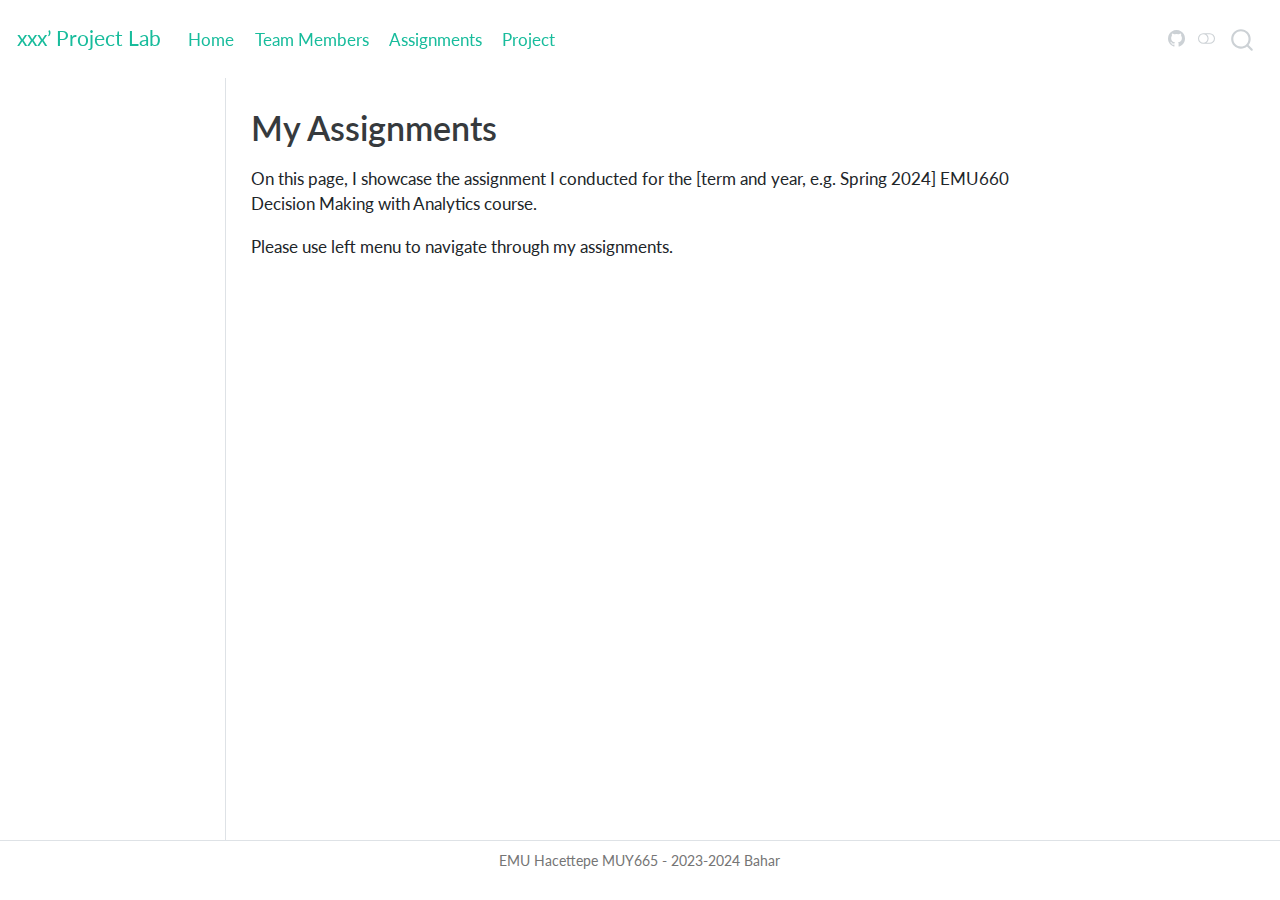
<file: docs/docs/assignments.html>
<!DOCTYPE html>
<html xmlns="http://www.w3.org/1999/xhtml" lang="en" xml:lang="en"><head>

<meta charset="utf-8">
<meta name="generator" content="quarto-1.4.551">

<meta name="viewport" content="width=device-width, initial-scale=1.0, user-scalable=yes">


<title>xxx’ Project Lab - My Assignments</title>
<style>
code{white-space: pre-wrap;}
span.smallcaps{font-variant: small-caps;}
div.columns{display: flex; gap: min(4vw, 1.5em);}
div.column{flex: auto; overflow-x: auto;}
div.hanging-indent{margin-left: 1.5em; text-indent: -1.5em;}
ul.task-list{list-style: none;}
ul.task-list li input[type="checkbox"] {
  width: 0.8em;
  margin: 0 0.8em 0.2em -1em; /* quarto-specific, see https://github.com/quarto-dev/quarto-cli/issues/4556 */ 
  vertical-align: middle;
}
</style>


<script src="../site_libs/quarto-nav/quarto-nav.js"></script>
<script src="../site_libs/quarto-nav/headroom.min.js"></script>
<script src="../site_libs/clipboard/clipboard.min.js"></script>
<script src="../site_libs/quarto-search/autocomplete.umd.js"></script>
<script src="../site_libs/quarto-search/fuse.min.js"></script>
<script src="../site_libs/quarto-search/quarto-search.js"></script>
<meta name="quarto:offset" content="../">
<script src="../site_libs/quarto-html/quarto.js"></script>
<script src="../site_libs/quarto-html/popper.min.js"></script>
<script src="../site_libs/quarto-html/tippy.umd.min.js"></script>
<script src="../site_libs/quarto-html/anchor.min.js"></script>
<link href="../site_libs/quarto-html/tippy.css" rel="stylesheet">
<link href="../site_libs/quarto-html/quarto-syntax-highlighting.css" rel="stylesheet" class="quarto-color-scheme" id="quarto-text-highlighting-styles">
<link href="../site_libs/quarto-html/quarto-syntax-highlighting-dark.css" rel="prefetch" class="quarto-color-scheme quarto-color-alternate" id="quarto-text-highlighting-styles">
<script src="../site_libs/bootstrap/bootstrap.min.js"></script>
<link href="../site_libs/bootstrap/bootstrap-icons.css" rel="stylesheet">
<link href="../site_libs/bootstrap/bootstrap.min.css" rel="stylesheet" class="quarto-color-scheme" id="quarto-bootstrap" data-mode="light">
<link href="../site_libs/bootstrap/bootstrap-dark.min.css" rel="prefetch" class="quarto-color-scheme quarto-color-alternate" id="quarto-bootstrap" data-mode="dark">
<script id="quarto-search-options" type="application/json">{
  "location": "navbar",
  "copy-button": false,
  "collapse-after": 3,
  "panel-placement": "end",
  "type": "overlay",
  "limit": 50,
  "keyboard-shortcut": [
    "f",
    "/",
    "s"
  ],
  "show-item-context": false,
  "language": {
    "search-no-results-text": "No results",
    "search-matching-documents-text": "matching documents",
    "search-copy-link-title": "Copy link to search",
    "search-hide-matches-text": "Hide additional matches",
    "search-more-match-text": "more match in this document",
    "search-more-matches-text": "more matches in this document",
    "search-clear-button-title": "Clear",
    "search-text-placeholder": "",
    "search-detached-cancel-button-title": "Cancel",
    "search-submit-button-title": "Submit",
    "search-label": "Search"
  }
}</script>


<link rel="stylesheet" href="../styles.css">
</head>

<body class="docked nav-fixed">

<div id="quarto-search-results"></div>
  <header id="quarto-header" class="headroom fixed-top">
    <nav class="navbar navbar-expand-lg " data-bs-theme="dark">
      <div class="navbar-container container-fluid">
      <div class="navbar-brand-container mx-auto">
    <a class="navbar-brand" href="../index.html">
    <span class="navbar-title">xxx’ Project Lab</span>
    </a>
  </div>
            <div id="quarto-search" class="" title="Search"></div>
          <button class="navbar-toggler" type="button" data-bs-toggle="collapse" data-bs-target="#navbarCollapse" aria-controls="navbarCollapse" aria-expanded="false" aria-label="Toggle navigation" onclick="if (window.quartoToggleHeadroom) { window.quartoToggleHeadroom(); }">
  <span class="navbar-toggler-icon"></span>
</button>
          <div class="collapse navbar-collapse" id="navbarCollapse">
            <ul class="navbar-nav navbar-nav-scroll me-auto">
  <li class="nav-item">
    <a class="nav-link" href="../index.html"> 
<span class="menu-text">Home</span></a>
  </li>  
  <li class="nav-item">
    <a class="nav-link" href="../team.html"> 
<span class="menu-text">Team Members</span></a>
  </li>  
  <li class="nav-item">
    <a class="nav-link" href="../assignments.html"> 
<span class="menu-text">Assignments</span></a>
  </li>  
  <li class="nav-item">
    <a class="nav-link" href="../project.html"> 
<span class="menu-text">Project</span></a>
  </li>  
</ul>
          </div> <!-- /navcollapse -->
          <div class="quarto-navbar-tools">
    <a href="https://github.com" title="" class="quarto-navigation-tool px-1" aria-label=""><i class="bi bi-github"></i></a>
  <a href="" class="quarto-color-scheme-toggle quarto-navigation-tool  px-1" onclick="window.quartoToggleColorScheme(); return false;" title="Toggle dark mode"><i class="bi"></i></a>
</div>
      </div> <!-- /container-fluid -->
    </nav>
</header>
<!-- content -->
<div id="quarto-content" class="quarto-container page-columns page-rows-contents page-layout-article page-navbar">
<!-- sidebar -->
  <nav id="quarto-sidebar" class="sidebar collapse collapse-horizontal quarto-sidebar-collapse-item sidebar-navigation docked overflow-auto">
    
</nav>
<div id="quarto-sidebar-glass" class="quarto-sidebar-collapse-item" data-bs-toggle="collapse" data-bs-target=".quarto-sidebar-collapse-item"></div>
<!-- margin-sidebar -->
    <div id="quarto-margin-sidebar" class="sidebar margin-sidebar">
    </div>
<!-- main -->
<main class="content" id="quarto-document-content">

<header id="title-block-header" class="quarto-title-block default">
<div class="quarto-title">
<h1 class="title">My Assignments</h1>
</div>



<div class="quarto-title-meta">

    
  
    
  </div>
  


</header>


<p>On this page, I showcase the assignment I conducted for the [term and year, e.g.&nbsp;Spring 2024] EMU660 Decision Making with Analytics course.</p>
<p>Please use left menu to navigate through my assignments.</p>



<a onclick="window.scrollTo(0, 0); return false;" role="button" id="quarto-back-to-top"><i class="bi bi-arrow-up"></i> Back to top</a></main> <!-- /main -->
<script id="quarto-html-after-body" type="application/javascript">
window.document.addEventListener("DOMContentLoaded", function (event) {
  const toggleBodyColorMode = (bsSheetEl) => {
    const mode = bsSheetEl.getAttribute("data-mode");
    const bodyEl = window.document.querySelector("body");
    if (mode === "dark") {
      bodyEl.classList.add("quarto-dark");
      bodyEl.classList.remove("quarto-light");
    } else {
      bodyEl.classList.add("quarto-light");
      bodyEl.classList.remove("quarto-dark");
    }
  }
  const toggleBodyColorPrimary = () => {
    const bsSheetEl = window.document.querySelector("link#quarto-bootstrap");
    if (bsSheetEl) {
      toggleBodyColorMode(bsSheetEl);
    }
  }
  toggleBodyColorPrimary();  
  const disableStylesheet = (stylesheets) => {
    for (let i=0; i < stylesheets.length; i++) {
      const stylesheet = stylesheets[i];
      stylesheet.rel = 'prefetch';
    }
  }
  const enableStylesheet = (stylesheets) => {
    for (let i=0; i < stylesheets.length; i++) {
      const stylesheet = stylesheets[i];
      stylesheet.rel = 'stylesheet';
    }
  }
  const manageTransitions = (selector, allowTransitions) => {
    const els = window.document.querySelectorAll(selector);
    for (let i=0; i < els.length; i++) {
      const el = els[i];
      if (allowTransitions) {
        el.classList.remove('notransition');
      } else {
        el.classList.add('notransition');
      }
    }
  }
  const toggleGiscusIfUsed = (isAlternate, darkModeDefault) => {
    const baseTheme = document.querySelector('#giscus-base-theme')?.value ?? 'light';
    const alternateTheme = document.querySelector('#giscus-alt-theme')?.value ?? 'dark';
    let newTheme = '';
    if(darkModeDefault) {
      newTheme = isAlternate ? baseTheme : alternateTheme;
    } else {
      newTheme = isAlternate ? alternateTheme : baseTheme;
    }
    const changeGiscusTheme = () => {
      // From: https://github.com/giscus/giscus/issues/336
      const sendMessage = (message) => {
        const iframe = document.querySelector('iframe.giscus-frame');
        if (!iframe) return;
        iframe.contentWindow.postMessage({ giscus: message }, 'https://giscus.app');
      }
      sendMessage({
        setConfig: {
          theme: newTheme
        }
      });
    }
    const isGiscussLoaded = window.document.querySelector('iframe.giscus-frame') !== null;
    if (isGiscussLoaded) {
      changeGiscusTheme();
    }
  }
  const toggleColorMode = (alternate) => {
    // Switch the stylesheets
    const alternateStylesheets = window.document.querySelectorAll('link.quarto-color-scheme.quarto-color-alternate');
    manageTransitions('#quarto-margin-sidebar .nav-link', false);
    if (alternate) {
      enableStylesheet(alternateStylesheets);
      for (const sheetNode of alternateStylesheets) {
        if (sheetNode.id === "quarto-bootstrap") {
          toggleBodyColorMode(sheetNode);
        }
      }
    } else {
      disableStylesheet(alternateStylesheets);
      toggleBodyColorPrimary();
    }
    manageTransitions('#quarto-margin-sidebar .nav-link', true);
    // Switch the toggles
    const toggles = window.document.querySelectorAll('.quarto-color-scheme-toggle');
    for (let i=0; i < toggles.length; i++) {
      const toggle = toggles[i];
      if (toggle) {
        if (alternate) {
          toggle.classList.add("alternate");     
        } else {
          toggle.classList.remove("alternate");
        }
      }
    }
    // Hack to workaround the fact that safari doesn't
    // properly recolor the scrollbar when toggling (#1455)
    if (navigator.userAgent.indexOf('Safari') > 0 && navigator.userAgent.indexOf('Chrome') == -1) {
      manageTransitions("body", false);
      window.scrollTo(0, 1);
      setTimeout(() => {
        window.scrollTo(0, 0);
        manageTransitions("body", true);
      }, 40);  
    }
  }
  const isFileUrl = () => { 
    return window.location.protocol === 'file:';
  }
  const hasAlternateSentinel = () => {  
    let styleSentinel = getColorSchemeSentinel();
    if (styleSentinel !== null) {
      return styleSentinel === "alternate";
    } else {
      return false;
    }
  }
  const setStyleSentinel = (alternate) => {
    const value = alternate ? "alternate" : "default";
    if (!isFileUrl()) {
      window.localStorage.setItem("quarto-color-scheme", value);
    } else {
      localAlternateSentinel = value;
    }
  }
  const getColorSchemeSentinel = () => {
    if (!isFileUrl()) {
      const storageValue = window.localStorage.getItem("quarto-color-scheme");
      return storageValue != null ? storageValue : localAlternateSentinel;
    } else {
      return localAlternateSentinel;
    }
  }
  const darkModeDefault = false;
  let localAlternateSentinel = darkModeDefault ? 'alternate' : 'default';
  // Dark / light mode switch
  window.quartoToggleColorScheme = () => {
    // Read the current dark / light value 
    let toAlternate = !hasAlternateSentinel();
    toggleColorMode(toAlternate);
    setStyleSentinel(toAlternate);
    toggleGiscusIfUsed(toAlternate, darkModeDefault);
  };
  // Ensure there is a toggle, if there isn't float one in the top right
  if (window.document.querySelector('.quarto-color-scheme-toggle') === null) {
    const a = window.document.createElement('a');
    a.classList.add('top-right');
    a.classList.add('quarto-color-scheme-toggle');
    a.href = "";
    a.onclick = function() { try { window.quartoToggleColorScheme(); } catch {} return false; };
    const i = window.document.createElement("i");
    i.classList.add('bi');
    a.appendChild(i);
    window.document.body.appendChild(a);
  }
  // Switch to dark mode if need be
  if (hasAlternateSentinel()) {
    toggleColorMode(true);
  } else {
    toggleColorMode(false);
  }
  const icon = "";
  const anchorJS = new window.AnchorJS();
  anchorJS.options = {
    placement: 'right',
    icon: icon
  };
  anchorJS.add('.anchored');
  const isCodeAnnotation = (el) => {
    for (const clz of el.classList) {
      if (clz.startsWith('code-annotation-')) {                     
        return true;
      }
    }
    return false;
  }
  const clipboard = new window.ClipboardJS('.code-copy-button', {
    text: function(trigger) {
      const codeEl = trigger.previousElementSibling.cloneNode(true);
      for (const childEl of codeEl.children) {
        if (isCodeAnnotation(childEl)) {
          childEl.remove();
        }
      }
      return codeEl.innerText;
    }
  });
  clipboard.on('success', function(e) {
    // button target
    const button = e.trigger;
    // don't keep focus
    button.blur();
    // flash "checked"
    button.classList.add('code-copy-button-checked');
    var currentTitle = button.getAttribute("title");
    button.setAttribute("title", "Copied!");
    let tooltip;
    if (window.bootstrap) {
      button.setAttribute("data-bs-toggle", "tooltip");
      button.setAttribute("data-bs-placement", "left");
      button.setAttribute("data-bs-title", "Copied!");
      tooltip = new bootstrap.Tooltip(button, 
        { trigger: "manual", 
          customClass: "code-copy-button-tooltip",
          offset: [0, -8]});
      tooltip.show();    
    }
    setTimeout(function() {
      if (tooltip) {
        tooltip.hide();
        button.removeAttribute("data-bs-title");
        button.removeAttribute("data-bs-toggle");
        button.removeAttribute("data-bs-placement");
      }
      button.setAttribute("title", currentTitle);
      button.classList.remove('code-copy-button-checked');
    }, 1000);
    // clear code selection
    e.clearSelection();
  });
    var localhostRegex = new RegExp(/^(?:http|https):\/\/localhost\:?[0-9]*\//);
    var mailtoRegex = new RegExp(/^mailto:/);
      var filterRegex = new RegExp('/' + window.location.host + '/');
    var isInternal = (href) => {
        return filterRegex.test(href) || localhostRegex.test(href) || mailtoRegex.test(href);
    }
    // Inspect non-navigation links and adorn them if external
 	var links = window.document.querySelectorAll('a[href]:not(.nav-link):not(.navbar-brand):not(.toc-action):not(.sidebar-link):not(.sidebar-item-toggle):not(.pagination-link):not(.no-external):not([aria-hidden]):not(.dropdown-item):not(.quarto-navigation-tool)');
    for (var i=0; i<links.length; i++) {
      const link = links[i];
      if (!isInternal(link.href)) {
        // undo the damage that might have been done by quarto-nav.js in the case of
        // links that we want to consider external
        if (link.dataset.originalHref !== undefined) {
          link.href = link.dataset.originalHref;
        }
      }
    }
  function tippyHover(el, contentFn, onTriggerFn, onUntriggerFn) {
    const config = {
      allowHTML: true,
      maxWidth: 500,
      delay: 100,
      arrow: false,
      appendTo: function(el) {
          return el.parentElement;
      },
      interactive: true,
      interactiveBorder: 10,
      theme: 'quarto',
      placement: 'bottom-start',
    };
    if (contentFn) {
      config.content = contentFn;
    }
    if (onTriggerFn) {
      config.onTrigger = onTriggerFn;
    }
    if (onUntriggerFn) {
      config.onUntrigger = onUntriggerFn;
    }
    window.tippy(el, config); 
  }
  const noterefs = window.document.querySelectorAll('a[role="doc-noteref"]');
  for (var i=0; i<noterefs.length; i++) {
    const ref = noterefs[i];
    tippyHover(ref, function() {
      // use id or data attribute instead here
      let href = ref.getAttribute('data-footnote-href') || ref.getAttribute('href');
      try { href = new URL(href).hash; } catch {}
      const id = href.replace(/^#\/?/, "");
      const note = window.document.getElementById(id);
      if (note) {
        return note.innerHTML;
      } else {
        return "";
      }
    });
  }
  const xrefs = window.document.querySelectorAll('a.quarto-xref');
  const processXRef = (id, note) => {
    // Strip column container classes
    const stripColumnClz = (el) => {
      el.classList.remove("page-full", "page-columns");
      if (el.children) {
        for (const child of el.children) {
          stripColumnClz(child);
        }
      }
    }
    stripColumnClz(note)
    if (id === null || id.startsWith('sec-')) {
      // Special case sections, only their first couple elements
      const container = document.createElement("div");
      if (note.children && note.children.length > 2) {
        container.appendChild(note.children[0].cloneNode(true));
        for (let i = 1; i < note.children.length; i++) {
          const child = note.children[i];
          if (child.tagName === "P" && child.innerText === "") {
            continue;
          } else {
            container.appendChild(child.cloneNode(true));
            break;
          }
        }
        if (window.Quarto?.typesetMath) {
          window.Quarto.typesetMath(container);
        }
        return container.innerHTML
      } else {
        if (window.Quarto?.typesetMath) {
          window.Quarto.typesetMath(note);
        }
        return note.innerHTML;
      }
    } else {
      // Remove any anchor links if they are present
      const anchorLink = note.querySelector('a.anchorjs-link');
      if (anchorLink) {
        anchorLink.remove();
      }
      if (window.Quarto?.typesetMath) {
        window.Quarto.typesetMath(note);
      }
      // TODO in 1.5, we should make sure this works without a callout special case
      if (note.classList.contains("callout")) {
        return note.outerHTML;
      } else {
        return note.innerHTML;
      }
    }
  }
  for (var i=0; i<xrefs.length; i++) {
    const xref = xrefs[i];
    tippyHover(xref, undefined, function(instance) {
      instance.disable();
      let url = xref.getAttribute('href');
      let hash = undefined; 
      if (url.startsWith('#')) {
        hash = url;
      } else {
        try { hash = new URL(url).hash; } catch {}
      }
      if (hash) {
        const id = hash.replace(/^#\/?/, "");
        const note = window.document.getElementById(id);
        if (note !== null) {
          try {
            const html = processXRef(id, note.cloneNode(true));
            instance.setContent(html);
          } finally {
            instance.enable();
            instance.show();
          }
        } else {
          // See if we can fetch this
          fetch(url.split('#')[0])
          .then(res => res.text())
          .then(html => {
            const parser = new DOMParser();
            const htmlDoc = parser.parseFromString(html, "text/html");
            const note = htmlDoc.getElementById(id);
            if (note !== null) {
              const html = processXRef(id, note);
              instance.setContent(html);
            } 
          }).finally(() => {
            instance.enable();
            instance.show();
          });
        }
      } else {
        // See if we can fetch a full url (with no hash to target)
        // This is a special case and we should probably do some content thinning / targeting
        fetch(url)
        .then(res => res.text())
        .then(html => {
          const parser = new DOMParser();
          const htmlDoc = parser.parseFromString(html, "text/html");
          const note = htmlDoc.querySelector('main.content');
          if (note !== null) {
            // This should only happen for chapter cross references
            // (since there is no id in the URL)
            // remove the first header
            if (note.children.length > 0 && note.children[0].tagName === "HEADER") {
              note.children[0].remove();
            }
            const html = processXRef(null, note);
            instance.setContent(html);
          } 
        }).finally(() => {
          instance.enable();
          instance.show();
        });
      }
    }, function(instance) {
    });
  }
      let selectedAnnoteEl;
      const selectorForAnnotation = ( cell, annotation) => {
        let cellAttr = 'data-code-cell="' + cell + '"';
        let lineAttr = 'data-code-annotation="' +  annotation + '"';
        const selector = 'span[' + cellAttr + '][' + lineAttr + ']';
        return selector;
      }
      const selectCodeLines = (annoteEl) => {
        const doc = window.document;
        const targetCell = annoteEl.getAttribute("data-target-cell");
        const targetAnnotation = annoteEl.getAttribute("data-target-annotation");
        const annoteSpan = window.document.querySelector(selectorForAnnotation(targetCell, targetAnnotation));
        const lines = annoteSpan.getAttribute("data-code-lines").split(",");
        const lineIds = lines.map((line) => {
          return targetCell + "-" + line;
        })
        let top = null;
        let height = null;
        let parent = null;
        if (lineIds.length > 0) {
            //compute the position of the single el (top and bottom and make a div)
            const el = window.document.getElementById(lineIds[0]);
            top = el.offsetTop;
            height = el.offsetHeight;
            parent = el.parentElement.parentElement;
          if (lineIds.length > 1) {
            const lastEl = window.document.getElementById(lineIds[lineIds.length - 1]);
            const bottom = lastEl.offsetTop + lastEl.offsetHeight;
            height = bottom - top;
          }
          if (top !== null && height !== null && parent !== null) {
            // cook up a div (if necessary) and position it 
            let div = window.document.getElementById("code-annotation-line-highlight");
            if (div === null) {
              div = window.document.createElement("div");
              div.setAttribute("id", "code-annotation-line-highlight");
              div.style.position = 'absolute';
              parent.appendChild(div);
            }
            div.style.top = top - 2 + "px";
            div.style.height = height + 4 + "px";
            div.style.left = 0;
            let gutterDiv = window.document.getElementById("code-annotation-line-highlight-gutter");
            if (gutterDiv === null) {
              gutterDiv = window.document.createElement("div");
              gutterDiv.setAttribute("id", "code-annotation-line-highlight-gutter");
              gutterDiv.style.position = 'absolute';
              const codeCell = window.document.getElementById(targetCell);
              const gutter = codeCell.querySelector('.code-annotation-gutter');
              gutter.appendChild(gutterDiv);
            }
            gutterDiv.style.top = top - 2 + "px";
            gutterDiv.style.height = height + 4 + "px";
          }
          selectedAnnoteEl = annoteEl;
        }
      };
      const unselectCodeLines = () => {
        const elementsIds = ["code-annotation-line-highlight", "code-annotation-line-highlight-gutter"];
        elementsIds.forEach((elId) => {
          const div = window.document.getElementById(elId);
          if (div) {
            div.remove();
          }
        });
        selectedAnnoteEl = undefined;
      };
        // Handle positioning of the toggle
    window.addEventListener(
      "resize",
      throttle(() => {
        elRect = undefined;
        if (selectedAnnoteEl) {
          selectCodeLines(selectedAnnoteEl);
        }
      }, 10)
    );
    function throttle(fn, ms) {
    let throttle = false;
    let timer;
      return (...args) => {
        if(!throttle) { // first call gets through
            fn.apply(this, args);
            throttle = true;
        } else { // all the others get throttled
            if(timer) clearTimeout(timer); // cancel #2
            timer = setTimeout(() => {
              fn.apply(this, args);
              timer = throttle = false;
            }, ms);
        }
      };
    }
      // Attach click handler to the DT
      const annoteDls = window.document.querySelectorAll('dt[data-target-cell]');
      for (const annoteDlNode of annoteDls) {
        annoteDlNode.addEventListener('click', (event) => {
          const clickedEl = event.target;
          if (clickedEl !== selectedAnnoteEl) {
            unselectCodeLines();
            const activeEl = window.document.querySelector('dt[data-target-cell].code-annotation-active');
            if (activeEl) {
              activeEl.classList.remove('code-annotation-active');
            }
            selectCodeLines(clickedEl);
            clickedEl.classList.add('code-annotation-active');
          } else {
            // Unselect the line
            unselectCodeLines();
            clickedEl.classList.remove('code-annotation-active');
          }
        });
      }
  const findCites = (el) => {
    const parentEl = el.parentElement;
    if (parentEl) {
      const cites = parentEl.dataset.cites;
      if (cites) {
        return {
          el,
          cites: cites.split(' ')
        };
      } else {
        return findCites(el.parentElement)
      }
    } else {
      return undefined;
    }
  };
  var bibliorefs = window.document.querySelectorAll('a[role="doc-biblioref"]');
  for (var i=0; i<bibliorefs.length; i++) {
    const ref = bibliorefs[i];
    const citeInfo = findCites(ref);
    if (citeInfo) {
      tippyHover(citeInfo.el, function() {
        var popup = window.document.createElement('div');
        citeInfo.cites.forEach(function(cite) {
          var citeDiv = window.document.createElement('div');
          citeDiv.classList.add('hanging-indent');
          citeDiv.classList.add('csl-entry');
          var biblioDiv = window.document.getElementById('ref-' + cite);
          if (biblioDiv) {
            citeDiv.innerHTML = biblioDiv.innerHTML;
          }
          popup.appendChild(citeDiv);
        });
        return popup.innerHTML;
      });
    }
  }
});
</script>
</div> <!-- /content -->
<footer class="footer">
  <div class="nav-footer">
    <div class="nav-footer-left">
      &nbsp;
    </div>   
    <div class="nav-footer-center">
<p>EMU Hacettepe MUY665 - 2023-2024 Bahar</p>
</div>
    <div class="nav-footer-right">
      &nbsp;
    </div>
  </div>
</footer>




</body></html>
</file>
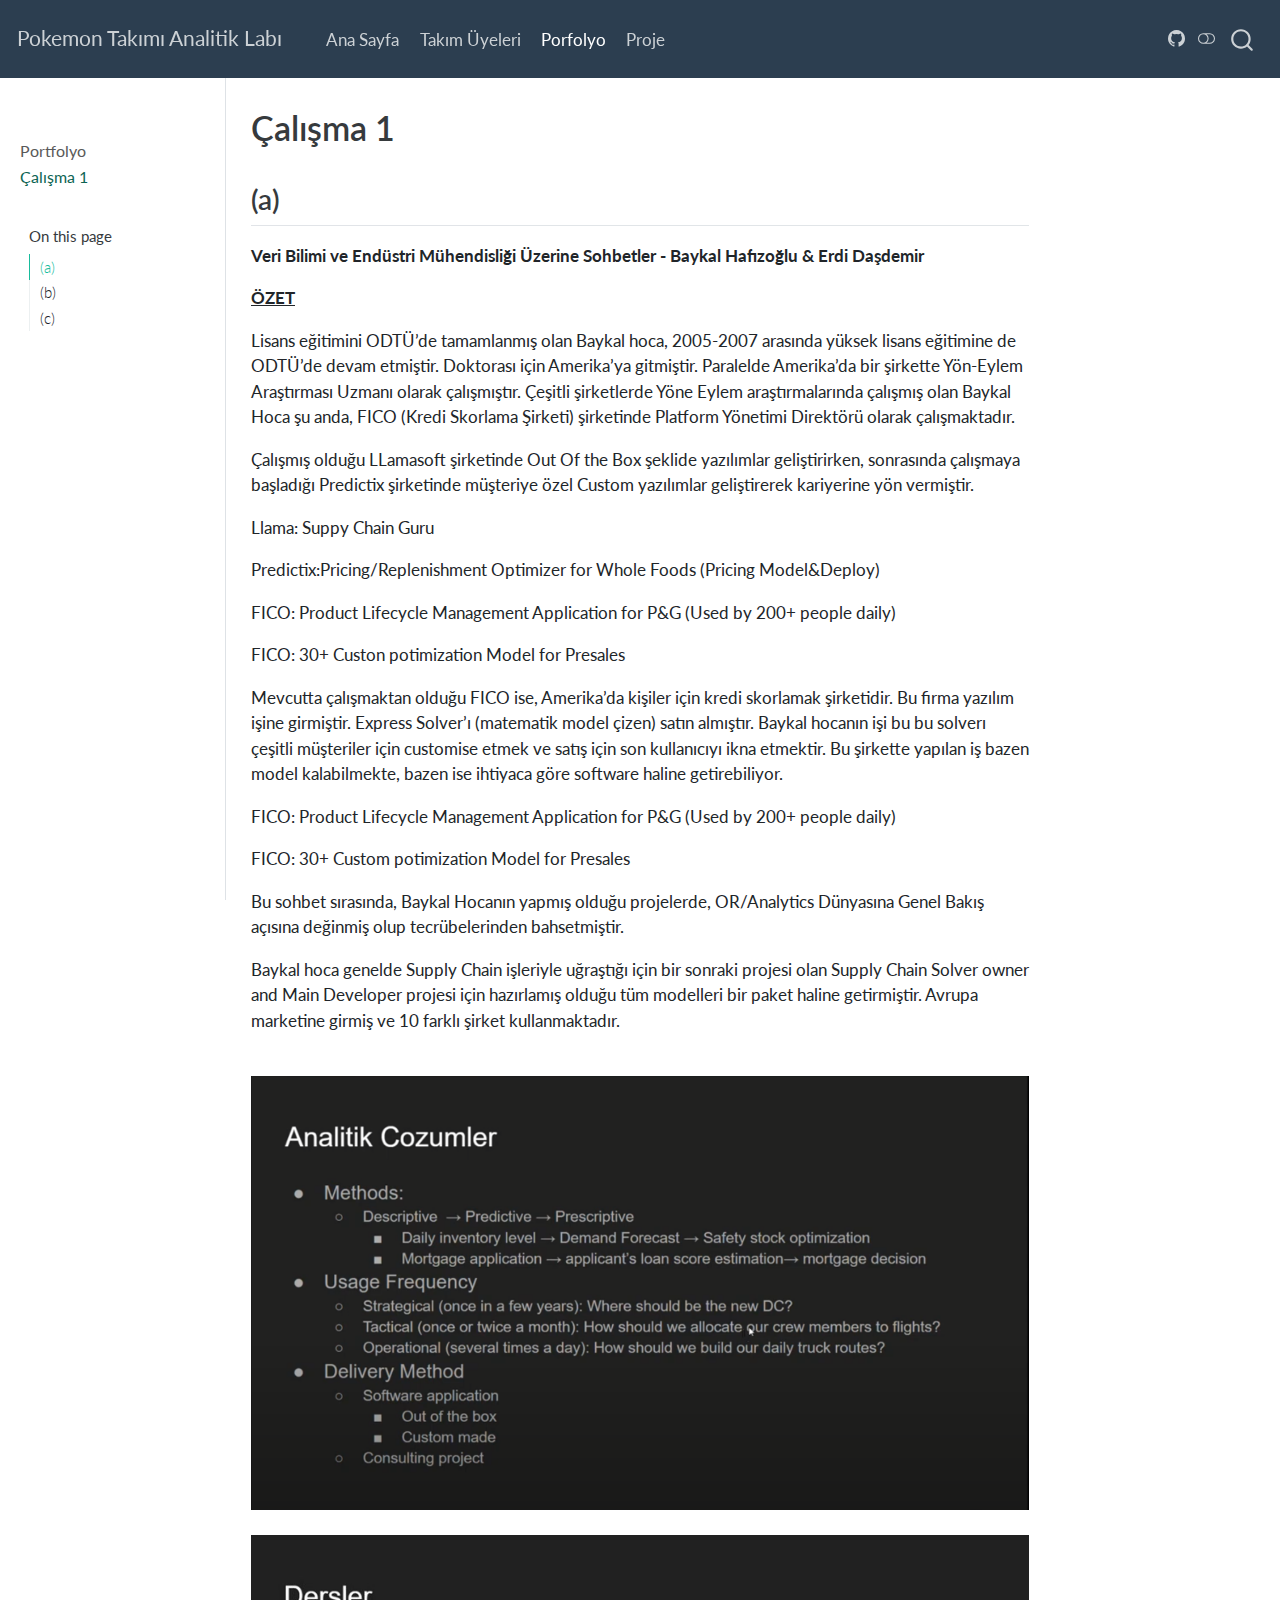
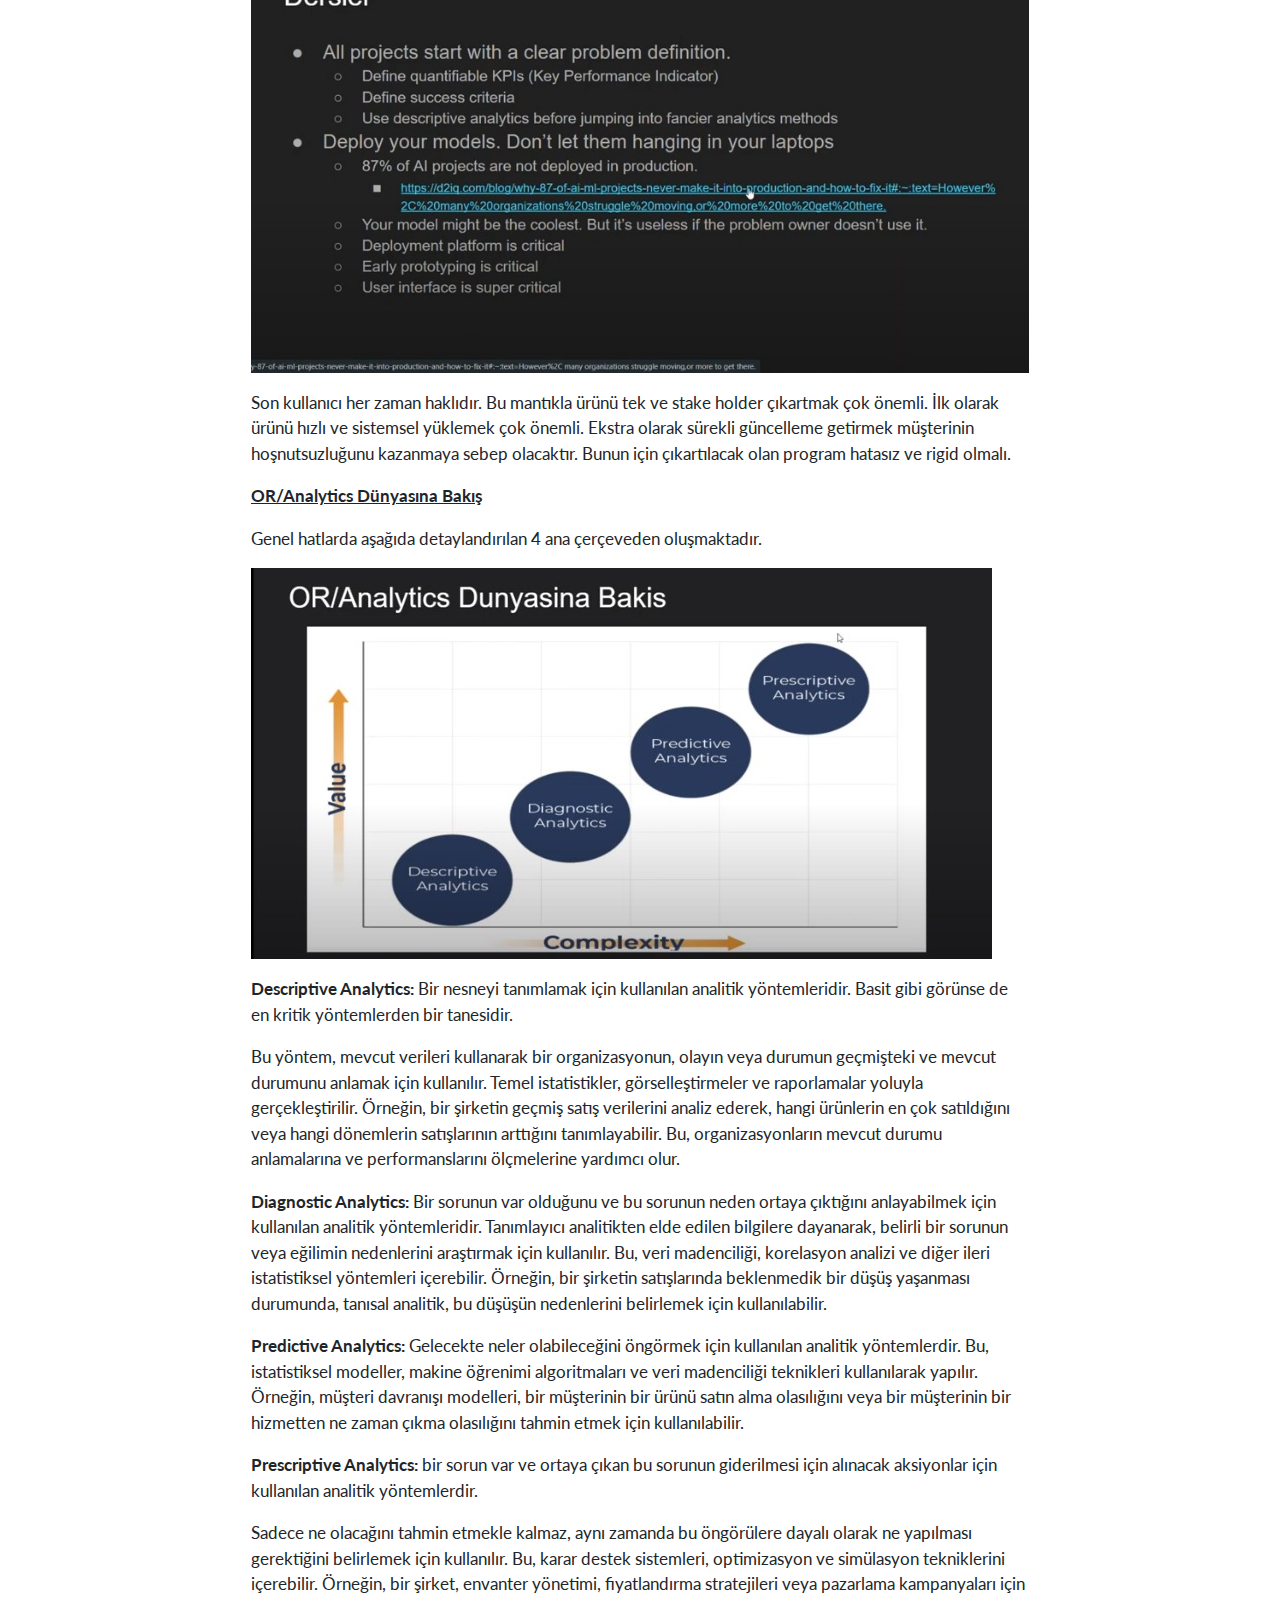
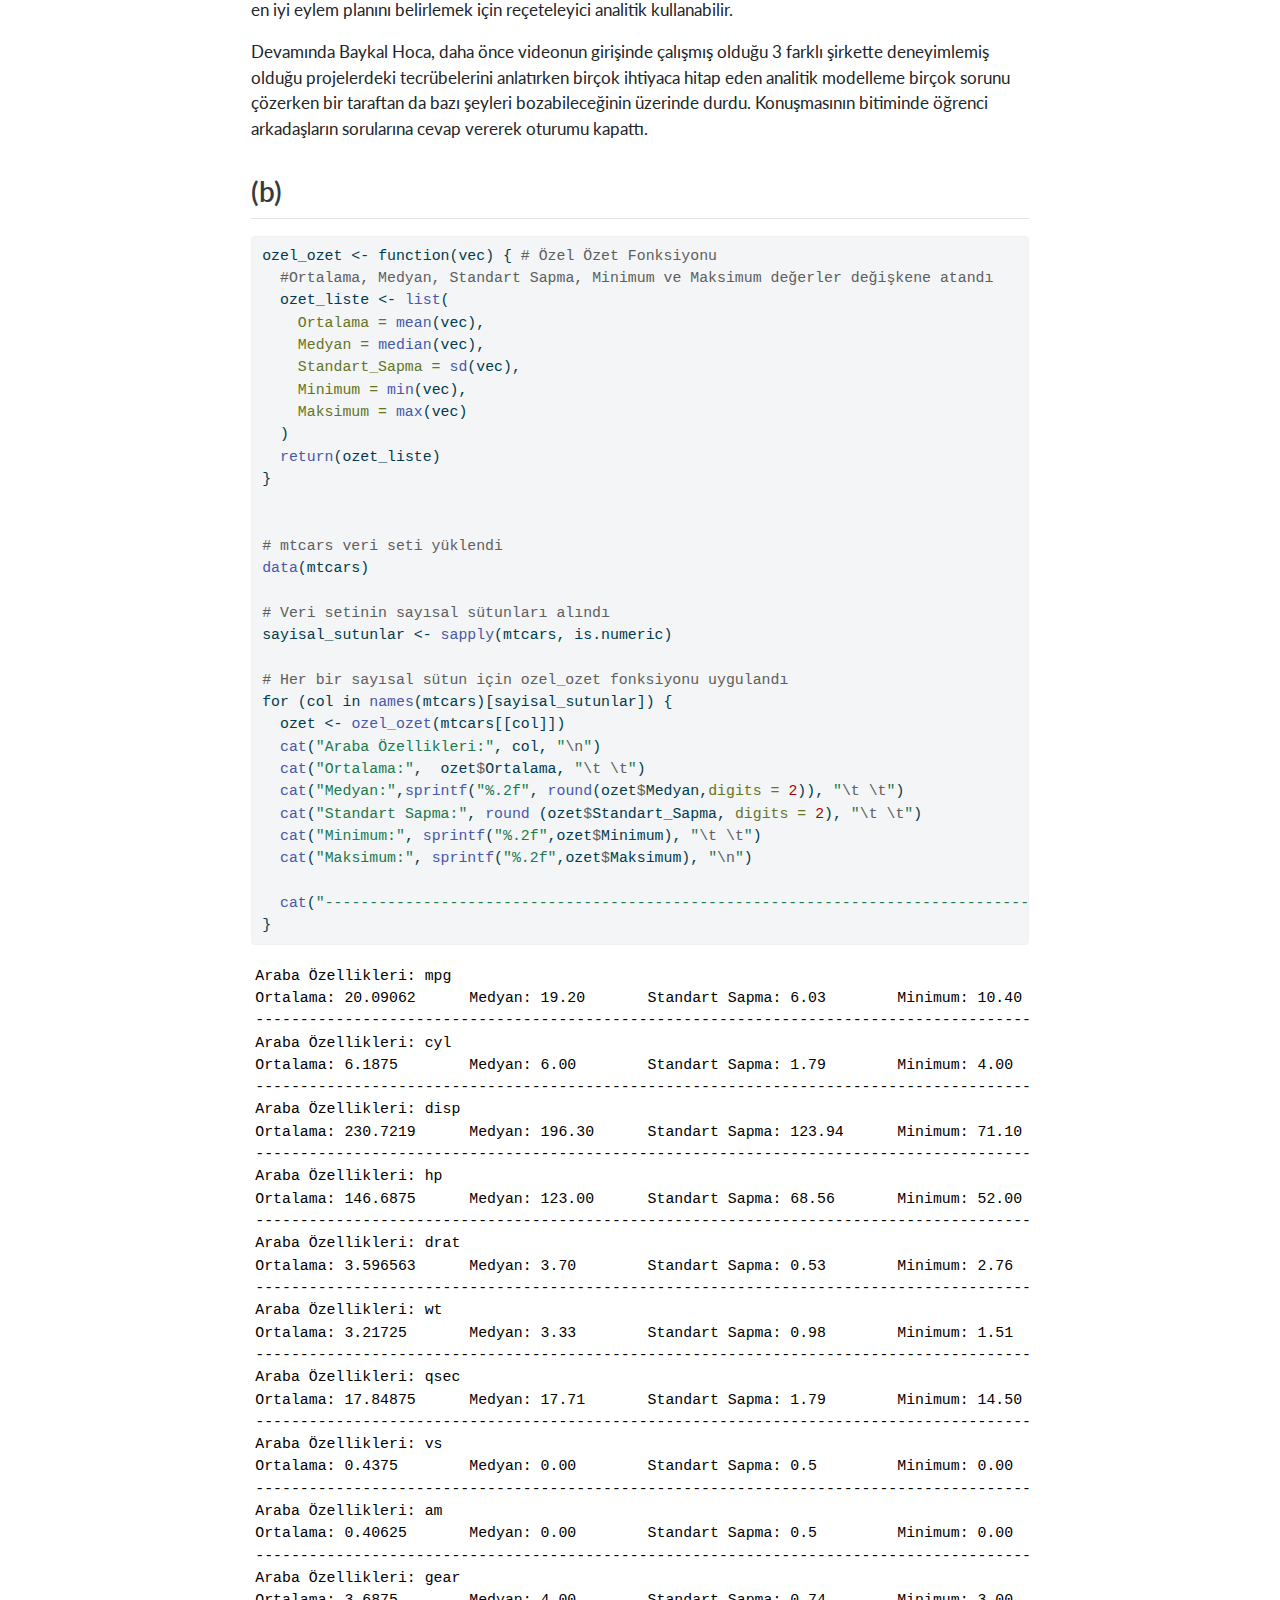
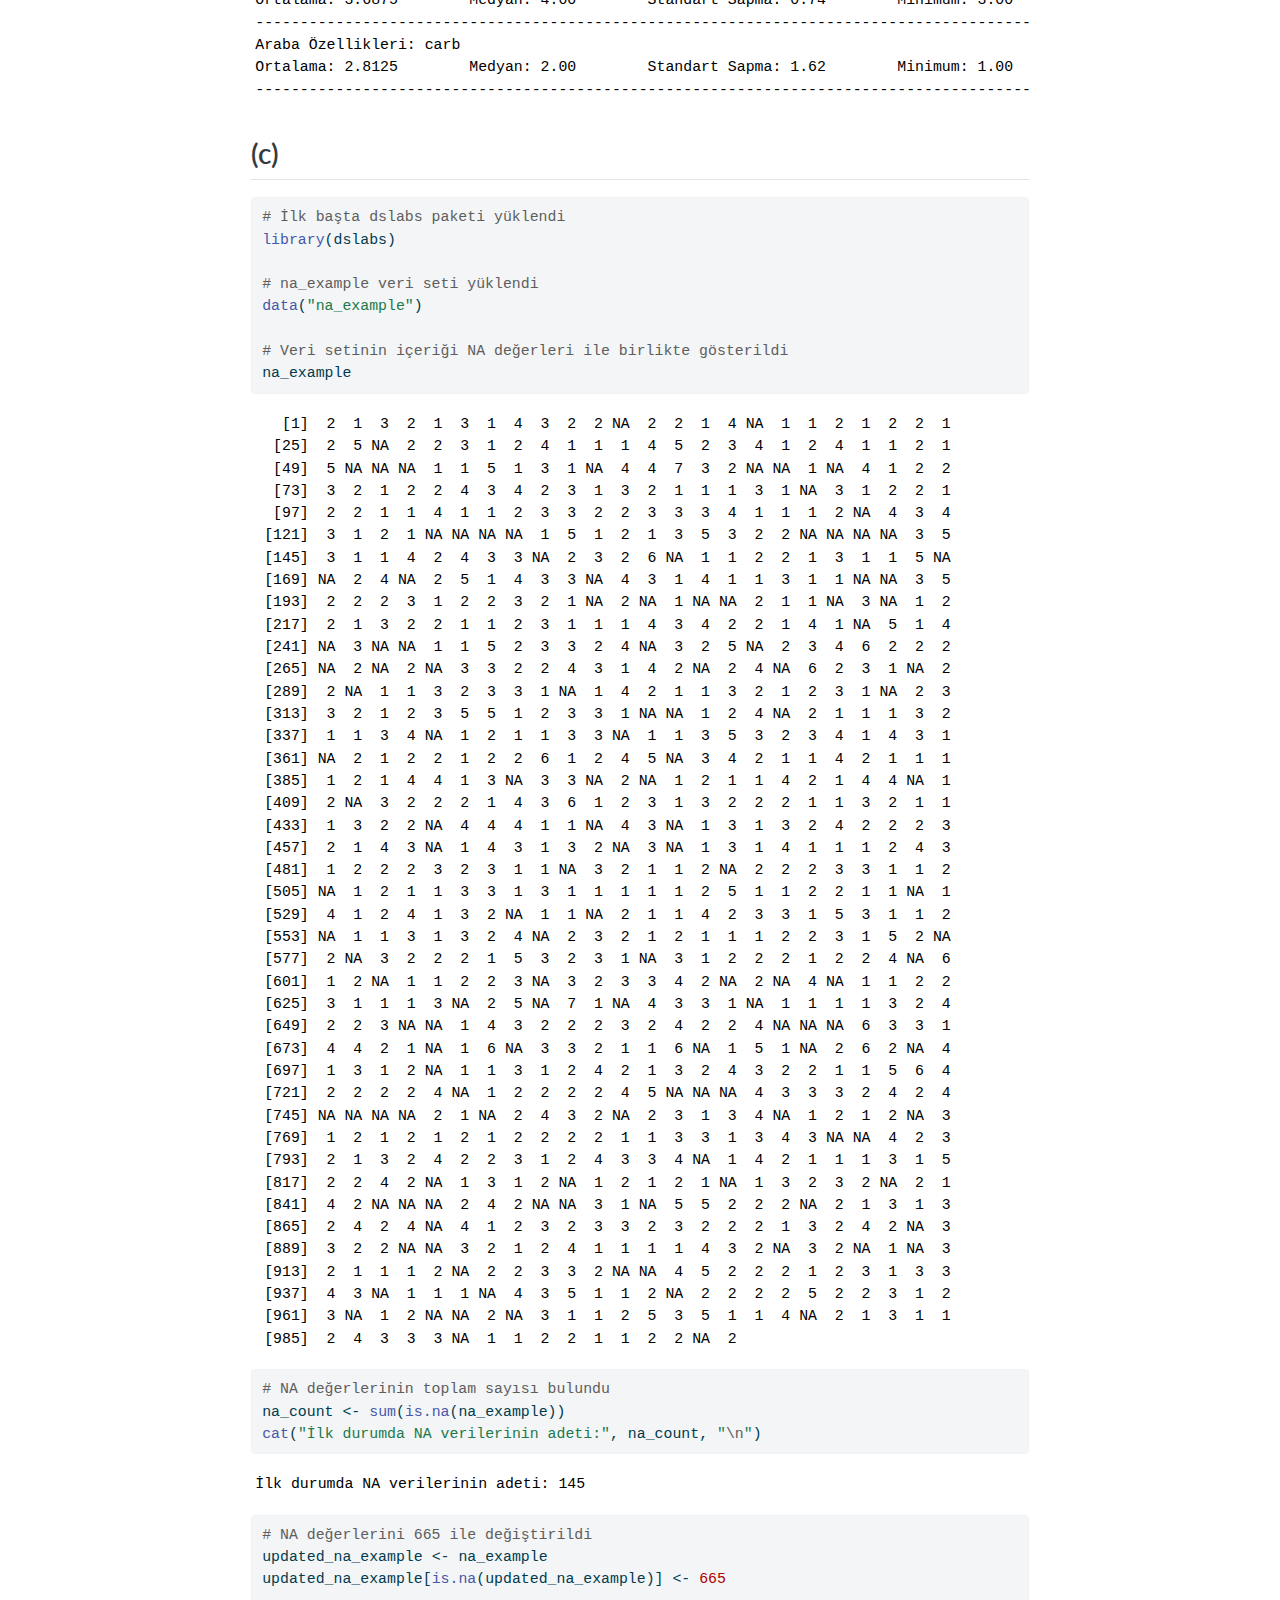
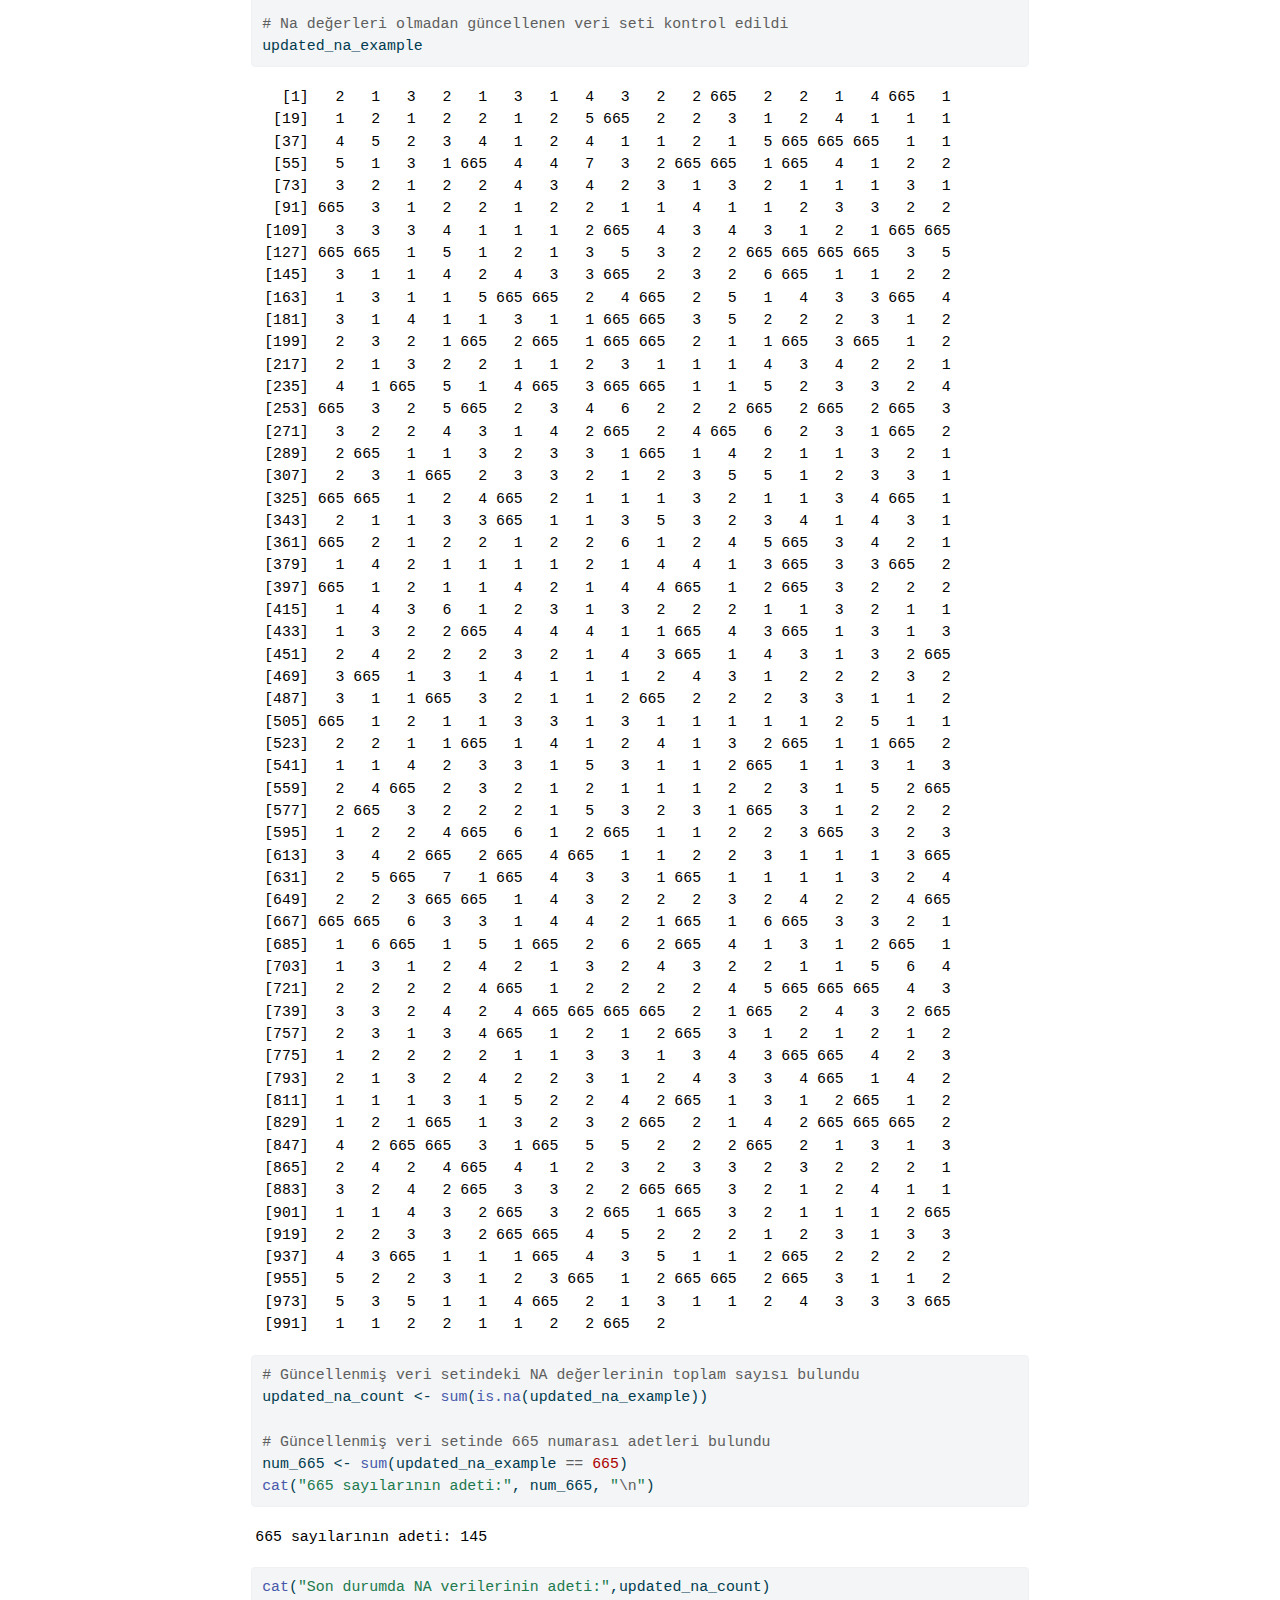
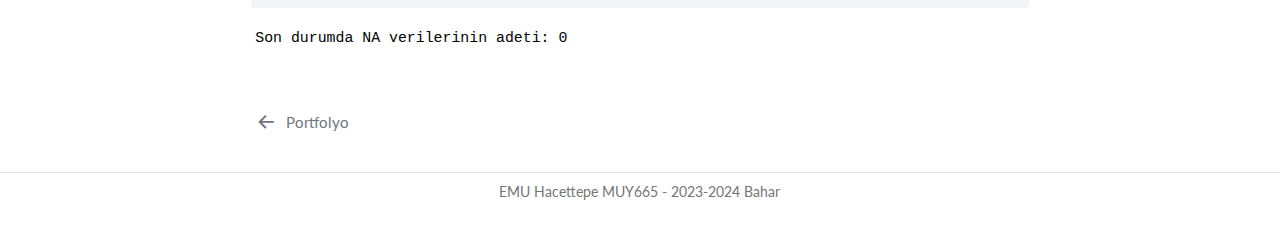
<file: docs/portfolyo/calisma1.html>
<!DOCTYPE html>
<html xmlns="http://www.w3.org/1999/xhtml" lang="en" xml:lang="en"><head>

<meta charset="utf-8">
<meta name="generator" content="quarto-1.3.450">

<meta name="viewport" content="width=device-width, initial-scale=1.0, user-scalable=yes">


<title>Pokemon Takımı Analitik Labı - Çalışma 1</title>
<style>
code{white-space: pre-wrap;}
span.smallcaps{font-variant: small-caps;}
div.columns{display: flex; gap: min(4vw, 1.5em);}
div.column{flex: auto; overflow-x: auto;}
div.hanging-indent{margin-left: 1.5em; text-indent: -1.5em;}
ul.task-list{list-style: none;}
ul.task-list li input[type="checkbox"] {
  width: 0.8em;
  margin: 0 0.8em 0.2em -1em; /* quarto-specific, see https://github.com/quarto-dev/quarto-cli/issues/4556 */ 
  vertical-align: middle;
}
/* CSS for syntax highlighting */
pre > code.sourceCode { white-space: pre; position: relative; }
pre > code.sourceCode > span { display: inline-block; line-height: 1.25; }
pre > code.sourceCode > span:empty { height: 1.2em; }
.sourceCode { overflow: visible; }
code.sourceCode > span { color: inherit; text-decoration: inherit; }
div.sourceCode { margin: 1em 0; }
pre.sourceCode { margin: 0; }
@media screen {
div.sourceCode { overflow: auto; }
}
@media print {
pre > code.sourceCode { white-space: pre-wrap; }
pre > code.sourceCode > span { text-indent: -5em; padding-left: 5em; }
}
pre.numberSource code
  { counter-reset: source-line 0; }
pre.numberSource code > span
  { position: relative; left: -4em; counter-increment: source-line; }
pre.numberSource code > span > a:first-child::before
  { content: counter(source-line);
    position: relative; left: -1em; text-align: right; vertical-align: baseline;
    border: none; display: inline-block;
    -webkit-touch-callout: none; -webkit-user-select: none;
    -khtml-user-select: none; -moz-user-select: none;
    -ms-user-select: none; user-select: none;
    padding: 0 4px; width: 4em;
  }
pre.numberSource { margin-left: 3em;  padding-left: 4px; }
div.sourceCode
  {   }
@media screen {
pre > code.sourceCode > span > a:first-child::before { text-decoration: underline; }
}
</style>


<script src="../site_libs/quarto-nav/quarto-nav.js"></script>
<script src="../site_libs/quarto-nav/headroom.min.js"></script>
<script src="../site_libs/clipboard/clipboard.min.js"></script>
<script src="../site_libs/quarto-search/autocomplete.umd.js"></script>
<script src="../site_libs/quarto-search/fuse.min.js"></script>
<script src="../site_libs/quarto-search/quarto-search.js"></script>
<meta name="quarto:offset" content="../">
<link href="../portfolyo.html" rel="prev">
<script src="../site_libs/quarto-html/quarto.js"></script>
<script src="../site_libs/quarto-html/popper.min.js"></script>
<script src="../site_libs/quarto-html/tippy.umd.min.js"></script>
<script src="../site_libs/quarto-html/anchor.min.js"></script>
<link href="../site_libs/quarto-html/tippy.css" rel="stylesheet">
<link href="../site_libs/quarto-html/quarto-syntax-highlighting.css" rel="stylesheet" class="quarto-color-scheme" id="quarto-text-highlighting-styles">
<link href="../site_libs/quarto-html/quarto-syntax-highlighting-dark.css" rel="prefetch" class="quarto-color-scheme quarto-color-alternate" id="quarto-text-highlighting-styles">
<script src="../site_libs/bootstrap/bootstrap.min.js"></script>
<link href="../site_libs/bootstrap/bootstrap-icons.css" rel="stylesheet">
<link href="../site_libs/bootstrap/bootstrap.min.css" rel="stylesheet" class="quarto-color-scheme" id="quarto-bootstrap" data-mode="light">
<link href="../site_libs/bootstrap/bootstrap-dark.min.css" rel="prefetch" class="quarto-color-scheme quarto-color-alternate" id="quarto-bootstrap" data-mode="dark">
<script id="quarto-search-options" type="application/json">{
  "location": "navbar",
  "copy-button": false,
  "collapse-after": 3,
  "panel-placement": "end",
  "type": "overlay",
  "limit": 20,
  "language": {
    "search-no-results-text": "No results",
    "search-matching-documents-text": "matching documents",
    "search-copy-link-title": "Copy link to search",
    "search-hide-matches-text": "Hide additional matches",
    "search-more-match-text": "more match in this document",
    "search-more-matches-text": "more matches in this document",
    "search-clear-button-title": "Clear",
    "search-detached-cancel-button-title": "Cancel",
    "search-submit-button-title": "Submit",
    "search-label": "Search"
  }
}</script>


<link rel="stylesheet" href="../styles.css">
</head>

<body class="nav-sidebar docked nav-fixed">

<div id="quarto-search-results"></div>
  <header id="quarto-header" class="headroom fixed-top">
    <nav class="navbar navbar-expand-lg navbar-dark ">
      <div class="navbar-container container-fluid">
      <div class="navbar-brand-container">
    <a class="navbar-brand" href="../index.html">
    <span class="navbar-title">Pokemon Takımı Analitik Labı</span>
    </a>
  </div>
            <div id="quarto-search" class="" title="Search"></div>
          <button class="navbar-toggler" type="button" data-bs-toggle="collapse" data-bs-target="#navbarCollapse" aria-controls="navbarCollapse" aria-expanded="false" aria-label="Toggle navigation" onclick="if (window.quartoToggleHeadroom) { window.quartoToggleHeadroom(); }">
  <span class="navbar-toggler-icon"></span>
</button>
          <div class="collapse navbar-collapse" id="navbarCollapse">
            <ul class="navbar-nav navbar-nav-scroll me-auto">
  <li class="nav-item">
    <a class="nav-link" href="../index.html" rel="" target="">
 <span class="menu-text">Ana Sayfa</span></a>
  </li>  
  <li class="nav-item">
    <a class="nav-link" href="../takim.html" rel="" target="">
 <span class="menu-text">Takım Üyeleri</span></a>
  </li>  
  <li class="nav-item">
    <a class="nav-link active" href="../portfolyo.html" rel="" target="" aria-current="page">
 <span class="menu-text">Porfolyo</span></a>
  </li>  
  <li class="nav-item">
    <a class="nav-link" href="../proje.html" rel="" target="">
 <span class="menu-text">Proje</span></a>
  </li>  
</ul>
            <div class="quarto-navbar-tools ms-auto">
    <a href="https://github.com" rel="" title="" class="quarto-navigation-tool px-1" aria-label=""><i class="bi bi-github"></i></a>
  <a href="" class="quarto-color-scheme-toggle quarto-navigation-tool  px-1" onclick="window.quartoToggleColorScheme(); return false;" title="Toggle dark mode"><i class="bi"></i></a>
</div>
          </div> <!-- /navcollapse -->
      </div> <!-- /container-fluid -->
    </nav>
  <nav class="quarto-secondary-nav">
    <div class="container-fluid d-flex">
      <button type="button" class="quarto-btn-toggle btn" data-bs-toggle="collapse" data-bs-target="#quarto-sidebar,#quarto-sidebar-glass" aria-controls="quarto-sidebar" aria-expanded="false" aria-label="Toggle sidebar navigation" onclick="if (window.quartoToggleHeadroom) { window.quartoToggleHeadroom(); }">
        <i class="bi bi-layout-text-sidebar-reverse"></i>
      </button>
      <nav class="quarto-page-breadcrumbs" aria-label="breadcrumb"><ol class="breadcrumb"><li class="breadcrumb-item"><a href="../portfolyo/calisma1.html">Çalışma 1</a></li></ol></nav>
      <a class="flex-grow-1" role="button" data-bs-toggle="collapse" data-bs-target="#quarto-sidebar,#quarto-sidebar-glass" aria-controls="quarto-sidebar" aria-expanded="false" aria-label="Toggle sidebar navigation" onclick="if (window.quartoToggleHeadroom) { window.quartoToggleHeadroom(); }">      
      </a>
      <button type="button" class="btn quarto-search-button" aria-label="" onclick="window.quartoOpenSearch();">
        <i class="bi bi-search"></i>
      </button>
    </div>
  </nav>
</header>
<!-- content -->
<div id="quarto-content" class="quarto-container page-columns page-rows-contents page-layout-article page-navbar">
<!-- sidebar -->
  <nav id="quarto-sidebar" class="sidebar collapse collapse-horizontal sidebar-navigation docked overflow-auto">
        <div class="mt-2 flex-shrink-0 align-items-center">
        <div class="sidebar-search">
        <div id="quarto-search" class="" title="Search"></div>
        </div>
        </div>
    <div class="sidebar-menu-container"> 
    <ul class="list-unstyled mt-1">
        <li class="sidebar-item">
  <div class="sidebar-item-container"> 
  <a href="../portfolyo.html" class="sidebar-item-text sidebar-link">
 <span class="menu-text">Portfolyo</span></a>
  </div>
</li>
        <li class="sidebar-item">
  <div class="sidebar-item-container"> 
  <a href="../portfolyo/calisma1.html" class="sidebar-item-text sidebar-link active">
 <span class="menu-text">Çalışma 1</span></a>
  </div>
</li>
    </ul>
    </div>
    <nav id="TOC" role="doc-toc" class="toc-active">
    <h2 id="toc-title">On this page</h2>
   
  <ul>
  <li><a href="#a" id="toc-a" class="nav-link active" data-scroll-target="#a">(a)</a></li>
  <li><a href="#b" id="toc-b" class="nav-link" data-scroll-target="#b">(b)</a></li>
  <li><a href="#c" id="toc-c" class="nav-link" data-scroll-target="#c">(c)</a></li>
  </ul>
</nav>
</nav>
<div id="quarto-sidebar-glass" data-bs-toggle="collapse" data-bs-target="#quarto-sidebar,#quarto-sidebar-glass"></div>
<!-- margin-sidebar -->
    <div id="quarto-margin-sidebar" class="sidebar margin-sidebar">
    </div>
<!-- main -->
<main class="content" id="quarto-document-content">

<header id="title-block-header" class="quarto-title-block default">
<div class="quarto-title">
<h1 class="title">Çalışma 1</h1>
</div>



<div class="quarto-title-meta">

    
  
    
  </div>
  

</header>

<section id="a" class="level2">
<h2 class="anchored" data-anchor-id="a">(a)</h2>
<p><strong>Veri Bilimi ve Endüstri Mühendisliği Üzerine Sohbetler - Baykal Hafızoğlu &amp; Erdi Daşdemir</strong></p>
<p><u><strong>ÖZET</strong></u></p>
<p>Lisans eğitimini ODTÜ’de tamamlanmış olan Baykal hoca, 2005-2007 arasında yüksek lisans eğitimine de ODTÜ’de devam etmiştir. Doktorası için Amerika’ya gitmiştir. Paralelde Amerika’da bir şirkette Yön-Eylem Araştırması Uzmanı olarak çalışmıştır. Çeşitli şirketlerde Yöne Eylem araştırmalarında çalışmış olan Baykal Hoca şu anda, FICO (Kredi Skorlama Şirketi) şirketinde Platform Yönetimi Direktörü olarak çalışmaktadır.</p>
<p>Çalışmış olduğu LLamasoft şirketinde Out Of the Box şeklide yazılımlar geliştirirken, sonrasında çalışmaya başladığı Predictix şirketinde müşteriye özel Custom yazılımlar geliştirerek kariyerine yön vermiştir.</p>
<p>Llama: Suppy Chain Guru</p>
<p>Predictix:Pricing/Replenishment Optimizer for Whole Foods (Pricing Model&amp;Deploy)</p>
<p>FICO: Product Lifecycle Management Application for P&amp;G (Used by 200+ people daily)</p>
<p>FICO: 30+ Custon potimization Model for Presales</p>
<p>Mevcutta çalışmaktan olduğu FICO ise, Amerika’da kişiler için kredi skorlamak şirketidir. Bu firma yazılım işine girmiştir. Express Solver’ı (matematik model çizen) satın almıştır. Baykal hocanın işi bu bu solverı çeşitli müşteriler için customise etmek ve satış için son kullanıcıyı ikna etmektir. Bu şirkette yapılan iş bazen model kalabilmekte, bazen ise ihtiyaca göre software haline getirebiliyor.</p>
<p>FICO: Product Lifecycle Management Application for P&amp;G (Used by 200+ people daily)</p>
<p>FICO: 30+ Custom potimization Model for Presales</p>
<p>Bu sohbet sırasında, Baykal Hocanın yapmış olduğu projelerde, OR/Analytics Dünyasına Genel Bakış açısına değinmiş olup tecrübelerinden bahsetmiştir.</p>
<p>Baykal hoca genelde Supply Chain işleriyle uğraştığı için bir sonraki projesi olan Supply Chain Solver owner and Main Developer projesi için hazırlamış olduğu tüm modelleri bir paket haline getirmiştir. Avrupa marketine girmiş ve 10 farklı şirket kullanmaktadır.</p>
<p><br>
<img src="images/1.png" class="img-fluid"><br>
<br>
<img src="images/2.jpg" class="img-fluid"></p>
<p>Son kullanıcı her zaman haklıdır. Bu mantıkla ürünü tek ve stake holder çıkartmak çok önemli. İlk olarak ürünü hızlı ve sistemsel yüklemek çok önemli. Ekstra olarak sürekli güncelleme getirmek müşterinin hoşnutsuzluğunu kazanmaya sebep olacaktır. Bunun için çıkartılacak olan program hatasız ve rigid olmalı.</p>
<p><u><strong>OR/Analytics Dünyasına Bakış</strong></u></p>
<p>Genel hatlarda aşağıda detaylandırılan 4 ana çerçeveden oluşmaktadır.</p>
<p><img src="images/3.jpg" class="img-fluid"></p>
<p><strong>Descriptive Analytics:</strong> Bir nesneyi tanımlamak için kullanılan analitik yöntemleridir. Basit gibi görünse de en kritik yöntemlerden bir tanesidir.</p>
<p>Bu yöntem, mevcut verileri kullanarak bir organizasyonun, olayın veya durumun geçmişteki ve mevcut durumunu anlamak için kullanılır. Temel istatistikler, görselleştirmeler ve raporlamalar yoluyla gerçekleştirilir. Örneğin, bir şirketin geçmiş satış verilerini analiz ederek, hangi ürünlerin en çok satıldığını veya hangi dönemlerin satışlarının arttığını tanımlayabilir. Bu, organizasyonların mevcut durumu anlamalarına ve performanslarını ölçmelerine yardımcı olur.</p>
<p><strong>Diagnostic Analytics:</strong> Bir sorunun var olduğunu ve bu sorunun neden ortaya çıktığını anlayabilmek için kullanılan analitik yöntemleridir. Tanımlayıcı analitikten elde edilen bilgilere dayanarak, belirli bir sorunun veya eğilimin nedenlerini araştırmak için kullanılır. Bu, veri madenciliği, korelasyon analizi ve diğer ileri istatistiksel yöntemleri içerebilir. Örneğin, bir şirketin satışlarında beklenmedik bir düşüş yaşanması durumunda, tanısal analitik, bu düşüşün nedenlerini belirlemek için kullanılabilir.</p>
<p><strong>Predictive Analytics:</strong> Gelecekte neler olabileceğini öngörmek için kullanılan analitik yöntemlerdir. Bu, istatistiksel modeller, makine öğrenimi algoritmaları ve veri madenciliği teknikleri kullanılarak yapılır. Örneğin, müşteri davranışı modelleri, bir müşterinin bir ürünü satın alma olasılığını veya bir müşterinin bir hizmetten ne zaman çıkma olasılığını tahmin etmek için kullanılabilir.</p>
<p><strong>Prescriptive Analytics:</strong> bir sorun var ve ortaya çıkan bu sorunun giderilmesi için alınacak aksiyonlar için kullanılan analitik yöntemlerdir.</p>
<p>Sadece ne olacağını tahmin etmekle kalmaz, aynı zamanda bu öngörülere dayalı olarak ne yapılması gerektiğini belirlemek için kullanılır. Bu, karar destek sistemleri, optimizasyon ve simülasyon tekniklerini içerebilir. Örneğin, bir şirket, envanter yönetimi, fiyatlandırma stratejileri veya pazarlama kampanyaları için en iyi eylem planını belirlemek için reçeteleyici analitik kullanabilir.</p>
<p>Devamında Baykal Hoca, daha önce videonun girişinde çalışmış olduğu 3 farklı şirkette deneyimlemiş olduğu projelerdeki tecrübelerini anlatırken birçok ihtiyaca hitap eden analitik modelleme birçok sorunu çözerken bir taraftan da bazı şeyleri bozabileceğinin üzerinde durdu. Konuşmasının bitiminde öğrenci arkadaşların sorularına cevap vererek oturumu kapattı.</p>
</section>
<section id="b" class="level2">
<h2 class="anchored" data-anchor-id="b">(b)</h2>
<div class="cell">
<div class="sourceCode cell-code" id="cb1"><pre class="sourceCode r code-with-copy"><code class="sourceCode r"><span id="cb1-1"><a href="#cb1-1" aria-hidden="true" tabindex="-1"></a>ozel_ozet <span class="ot">&lt;-</span> <span class="cf">function</span>(vec) { <span class="co"># Özel Özet Fonksiyonu</span></span>
<span id="cb1-2"><a href="#cb1-2" aria-hidden="true" tabindex="-1"></a>  <span class="co">#Ortalama, Medyan, Standart Sapma, Minimum ve Maksimum değerler değişkene atandı</span></span>
<span id="cb1-3"><a href="#cb1-3" aria-hidden="true" tabindex="-1"></a>  ozet_liste <span class="ot">&lt;-</span> <span class="fu">list</span>(</span>
<span id="cb1-4"><a href="#cb1-4" aria-hidden="true" tabindex="-1"></a>    <span class="at">Ortalama =</span> <span class="fu">mean</span>(vec),</span>
<span id="cb1-5"><a href="#cb1-5" aria-hidden="true" tabindex="-1"></a>    <span class="at">Medyan =</span> <span class="fu">median</span>(vec),</span>
<span id="cb1-6"><a href="#cb1-6" aria-hidden="true" tabindex="-1"></a>    <span class="at">Standart_Sapma =</span> <span class="fu">sd</span>(vec),</span>
<span id="cb1-7"><a href="#cb1-7" aria-hidden="true" tabindex="-1"></a>    <span class="at">Minimum =</span> <span class="fu">min</span>(vec),</span>
<span id="cb1-8"><a href="#cb1-8" aria-hidden="true" tabindex="-1"></a>    <span class="at">Maksimum =</span> <span class="fu">max</span>(vec)</span>
<span id="cb1-9"><a href="#cb1-9" aria-hidden="true" tabindex="-1"></a>  )</span>
<span id="cb1-10"><a href="#cb1-10" aria-hidden="true" tabindex="-1"></a>  <span class="fu">return</span>(ozet_liste)</span>
<span id="cb1-11"><a href="#cb1-11" aria-hidden="true" tabindex="-1"></a>}</span>
<span id="cb1-12"><a href="#cb1-12" aria-hidden="true" tabindex="-1"></a></span>
<span id="cb1-13"><a href="#cb1-13" aria-hidden="true" tabindex="-1"></a></span>
<span id="cb1-14"><a href="#cb1-14" aria-hidden="true" tabindex="-1"></a><span class="co"># mtcars veri seti yüklendi</span></span>
<span id="cb1-15"><a href="#cb1-15" aria-hidden="true" tabindex="-1"></a><span class="fu">data</span>(mtcars)</span>
<span id="cb1-16"><a href="#cb1-16" aria-hidden="true" tabindex="-1"></a></span>
<span id="cb1-17"><a href="#cb1-17" aria-hidden="true" tabindex="-1"></a><span class="co"># Veri setinin sayısal sütunları alındı</span></span>
<span id="cb1-18"><a href="#cb1-18" aria-hidden="true" tabindex="-1"></a>sayisal_sutunlar <span class="ot">&lt;-</span> <span class="fu">sapply</span>(mtcars, is.numeric)</span>
<span id="cb1-19"><a href="#cb1-19" aria-hidden="true" tabindex="-1"></a></span>
<span id="cb1-20"><a href="#cb1-20" aria-hidden="true" tabindex="-1"></a><span class="co"># Her bir sayısal sütun için ozel_ozet fonksiyonu uygulandı</span></span>
<span id="cb1-21"><a href="#cb1-21" aria-hidden="true" tabindex="-1"></a><span class="cf">for</span> (col <span class="cf">in</span> <span class="fu">names</span>(mtcars)[sayisal_sutunlar]) {</span>
<span id="cb1-22"><a href="#cb1-22" aria-hidden="true" tabindex="-1"></a>  ozet <span class="ot">&lt;-</span> <span class="fu">ozel_ozet</span>(mtcars[[col]])</span>
<span id="cb1-23"><a href="#cb1-23" aria-hidden="true" tabindex="-1"></a>  <span class="fu">cat</span>(<span class="st">"Araba Özellikleri:"</span>, col, <span class="st">"</span><span class="sc">\n</span><span class="st">"</span>)</span>
<span id="cb1-24"><a href="#cb1-24" aria-hidden="true" tabindex="-1"></a>  <span class="fu">cat</span>(<span class="st">"Ortalama:"</span>,  ozet<span class="sc">$</span>Ortalama, <span class="st">"</span><span class="sc">\t</span><span class="st"> </span><span class="sc">\t</span><span class="st">"</span>)</span>
<span id="cb1-25"><a href="#cb1-25" aria-hidden="true" tabindex="-1"></a>  <span class="fu">cat</span>(<span class="st">"Medyan:"</span>,<span class="fu">sprintf</span>(<span class="st">"%.2f"</span>, <span class="fu">round</span>(ozet<span class="sc">$</span>Medyan,<span class="at">digits =</span> <span class="dv">2</span>)), <span class="st">"</span><span class="sc">\t</span><span class="st"> </span><span class="sc">\t</span><span class="st">"</span>)</span>
<span id="cb1-26"><a href="#cb1-26" aria-hidden="true" tabindex="-1"></a>  <span class="fu">cat</span>(<span class="st">"Standart Sapma:"</span>, <span class="fu">round</span> (ozet<span class="sc">$</span>Standart_Sapma, <span class="at">digits =</span> <span class="dv">2</span>), <span class="st">"</span><span class="sc">\t</span><span class="st"> </span><span class="sc">\t</span><span class="st">"</span>)</span>
<span id="cb1-27"><a href="#cb1-27" aria-hidden="true" tabindex="-1"></a>  <span class="fu">cat</span>(<span class="st">"Minimum:"</span>, <span class="fu">sprintf</span>(<span class="st">"%.2f"</span>,ozet<span class="sc">$</span>Minimum), <span class="st">"</span><span class="sc">\t</span><span class="st"> </span><span class="sc">\t</span><span class="st">"</span>)</span>
<span id="cb1-28"><a href="#cb1-28" aria-hidden="true" tabindex="-1"></a>  <span class="fu">cat</span>(<span class="st">"Maksimum:"</span>, <span class="fu">sprintf</span>(<span class="st">"%.2f"</span>,ozet<span class="sc">$</span>Maksimum), <span class="st">"</span><span class="sc">\n</span><span class="st">"</span>)</span>
<span id="cb1-29"><a href="#cb1-29" aria-hidden="true" tabindex="-1"></a></span>
<span id="cb1-30"><a href="#cb1-30" aria-hidden="true" tabindex="-1"></a>  <span class="fu">cat</span>(<span class="st">"------------------------------------------------------------------------------------------------------------"</span>,<span class="st">"</span><span class="sc">\n</span><span class="st">"</span>)</span>
<span id="cb1-31"><a href="#cb1-31" aria-hidden="true" tabindex="-1"></a>}</span></code><button title="Copy to Clipboard" class="code-copy-button"><i class="bi"></i></button></pre></div>
<div class="cell-output cell-output-stdout">
<pre><code>Araba Özellikleri: mpg 
Ortalama: 20.09062      Medyan: 19.20       Standart Sapma: 6.03        Minimum: 10.40      Maksimum: 33.90 
------------------------------------------------------------------------------------------------------------ 
Araba Özellikleri: cyl 
Ortalama: 6.1875        Medyan: 6.00        Standart Sapma: 1.79        Minimum: 4.00       Maksimum: 8.00 
------------------------------------------------------------------------------------------------------------ 
Araba Özellikleri: disp 
Ortalama: 230.7219      Medyan: 196.30      Standart Sapma: 123.94      Minimum: 71.10      Maksimum: 472.00 
------------------------------------------------------------------------------------------------------------ 
Araba Özellikleri: hp 
Ortalama: 146.6875      Medyan: 123.00      Standart Sapma: 68.56       Minimum: 52.00      Maksimum: 335.00 
------------------------------------------------------------------------------------------------------------ 
Araba Özellikleri: drat 
Ortalama: 3.596563      Medyan: 3.70        Standart Sapma: 0.53        Minimum: 2.76       Maksimum: 4.93 
------------------------------------------------------------------------------------------------------------ 
Araba Özellikleri: wt 
Ortalama: 3.21725       Medyan: 3.33        Standart Sapma: 0.98        Minimum: 1.51       Maksimum: 5.42 
------------------------------------------------------------------------------------------------------------ 
Araba Özellikleri: qsec 
Ortalama: 17.84875      Medyan: 17.71       Standart Sapma: 1.79        Minimum: 14.50      Maksimum: 22.90 
------------------------------------------------------------------------------------------------------------ 
Araba Özellikleri: vs 
Ortalama: 0.4375        Medyan: 0.00        Standart Sapma: 0.5         Minimum: 0.00       Maksimum: 1.00 
------------------------------------------------------------------------------------------------------------ 
Araba Özellikleri: am 
Ortalama: 0.40625       Medyan: 0.00        Standart Sapma: 0.5         Minimum: 0.00       Maksimum: 1.00 
------------------------------------------------------------------------------------------------------------ 
Araba Özellikleri: gear 
Ortalama: 3.6875        Medyan: 4.00        Standart Sapma: 0.74        Minimum: 3.00       Maksimum: 5.00 
------------------------------------------------------------------------------------------------------------ 
Araba Özellikleri: carb 
Ortalama: 2.8125        Medyan: 2.00        Standart Sapma: 1.62        Minimum: 1.00       Maksimum: 8.00 
------------------------------------------------------------------------------------------------------------ </code></pre>
</div>
</div>
</section>
<section id="c" class="level2">
<h2 class="anchored" data-anchor-id="c">(c)</h2>
<div class="cell">
<div class="sourceCode cell-code" id="cb3"><pre class="sourceCode r code-with-copy"><code class="sourceCode r"><span id="cb3-1"><a href="#cb3-1" aria-hidden="true" tabindex="-1"></a><span class="co"># İlk başta dslabs paketi yüklendi</span></span>
<span id="cb3-2"><a href="#cb3-2" aria-hidden="true" tabindex="-1"></a><span class="fu">library</span>(dslabs)</span>
<span id="cb3-3"><a href="#cb3-3" aria-hidden="true" tabindex="-1"></a></span>
<span id="cb3-4"><a href="#cb3-4" aria-hidden="true" tabindex="-1"></a><span class="co"># na_example veri seti yüklendi</span></span>
<span id="cb3-5"><a href="#cb3-5" aria-hidden="true" tabindex="-1"></a><span class="fu">data</span>(<span class="st">"na_example"</span>)</span>
<span id="cb3-6"><a href="#cb3-6" aria-hidden="true" tabindex="-1"></a></span>
<span id="cb3-7"><a href="#cb3-7" aria-hidden="true" tabindex="-1"></a><span class="co"># Veri setinin içeriği NA değerleri ile birlikte gösterildi</span></span>
<span id="cb3-8"><a href="#cb3-8" aria-hidden="true" tabindex="-1"></a>na_example</span></code><button title="Copy to Clipboard" class="code-copy-button"><i class="bi"></i></button></pre></div>
<div class="cell-output cell-output-stdout">
<pre><code>   [1]  2  1  3  2  1  3  1  4  3  2  2 NA  2  2  1  4 NA  1  1  2  1  2  2  1
  [25]  2  5 NA  2  2  3  1  2  4  1  1  1  4  5  2  3  4  1  2  4  1  1  2  1
  [49]  5 NA NA NA  1  1  5  1  3  1 NA  4  4  7  3  2 NA NA  1 NA  4  1  2  2
  [73]  3  2  1  2  2  4  3  4  2  3  1  3  2  1  1  1  3  1 NA  3  1  2  2  1
  [97]  2  2  1  1  4  1  1  2  3  3  2  2  3  3  3  4  1  1  1  2 NA  4  3  4
 [121]  3  1  2  1 NA NA NA NA  1  5  1  2  1  3  5  3  2  2 NA NA NA NA  3  5
 [145]  3  1  1  4  2  4  3  3 NA  2  3  2  6 NA  1  1  2  2  1  3  1  1  5 NA
 [169] NA  2  4 NA  2  5  1  4  3  3 NA  4  3  1  4  1  1  3  1  1 NA NA  3  5
 [193]  2  2  2  3  1  2  2  3  2  1 NA  2 NA  1 NA NA  2  1  1 NA  3 NA  1  2
 [217]  2  1  3  2  2  1  1  2  3  1  1  1  4  3  4  2  2  1  4  1 NA  5  1  4
 [241] NA  3 NA NA  1  1  5  2  3  3  2  4 NA  3  2  5 NA  2  3  4  6  2  2  2
 [265] NA  2 NA  2 NA  3  3  2  2  4  3  1  4  2 NA  2  4 NA  6  2  3  1 NA  2
 [289]  2 NA  1  1  3  2  3  3  1 NA  1  4  2  1  1  3  2  1  2  3  1 NA  2  3
 [313]  3  2  1  2  3  5  5  1  2  3  3  1 NA NA  1  2  4 NA  2  1  1  1  3  2
 [337]  1  1  3  4 NA  1  2  1  1  3  3 NA  1  1  3  5  3  2  3  4  1  4  3  1
 [361] NA  2  1  2  2  1  2  2  6  1  2  4  5 NA  3  4  2  1  1  4  2  1  1  1
 [385]  1  2  1  4  4  1  3 NA  3  3 NA  2 NA  1  2  1  1  4  2  1  4  4 NA  1
 [409]  2 NA  3  2  2  2  1  4  3  6  1  2  3  1  3  2  2  2  1  1  3  2  1  1
 [433]  1  3  2  2 NA  4  4  4  1  1 NA  4  3 NA  1  3  1  3  2  4  2  2  2  3
 [457]  2  1  4  3 NA  1  4  3  1  3  2 NA  3 NA  1  3  1  4  1  1  1  2  4  3
 [481]  1  2  2  2  3  2  3  1  1 NA  3  2  1  1  2 NA  2  2  2  3  3  1  1  2
 [505] NA  1  2  1  1  3  3  1  3  1  1  1  1  1  2  5  1  1  2  2  1  1 NA  1
 [529]  4  1  2  4  1  3  2 NA  1  1 NA  2  1  1  4  2  3  3  1  5  3  1  1  2
 [553] NA  1  1  3  1  3  2  4 NA  2  3  2  1  2  1  1  1  2  2  3  1  5  2 NA
 [577]  2 NA  3  2  2  2  1  5  3  2  3  1 NA  3  1  2  2  2  1  2  2  4 NA  6
 [601]  1  2 NA  1  1  2  2  3 NA  3  2  3  3  4  2 NA  2 NA  4 NA  1  1  2  2
 [625]  3  1  1  1  3 NA  2  5 NA  7  1 NA  4  3  3  1 NA  1  1  1  1  3  2  4
 [649]  2  2  3 NA NA  1  4  3  2  2  2  3  2  4  2  2  4 NA NA NA  6  3  3  1
 [673]  4  4  2  1 NA  1  6 NA  3  3  2  1  1  6 NA  1  5  1 NA  2  6  2 NA  4
 [697]  1  3  1  2 NA  1  1  3  1  2  4  2  1  3  2  4  3  2  2  1  1  5  6  4
 [721]  2  2  2  2  4 NA  1  2  2  2  2  4  5 NA NA NA  4  3  3  3  2  4  2  4
 [745] NA NA NA NA  2  1 NA  2  4  3  2 NA  2  3  1  3  4 NA  1  2  1  2 NA  3
 [769]  1  2  1  2  1  2  1  2  2  2  2  1  1  3  3  1  3  4  3 NA NA  4  2  3
 [793]  2  1  3  2  4  2  2  3  1  2  4  3  3  4 NA  1  4  2  1  1  1  3  1  5
 [817]  2  2  4  2 NA  1  3  1  2 NA  1  2  1  2  1 NA  1  3  2  3  2 NA  2  1
 [841]  4  2 NA NA NA  2  4  2 NA NA  3  1 NA  5  5  2  2  2 NA  2  1  3  1  3
 [865]  2  4  2  4 NA  4  1  2  3  2  3  3  2  3  2  2  2  1  3  2  4  2 NA  3
 [889]  3  2  2 NA NA  3  2  1  2  4  1  1  1  1  4  3  2 NA  3  2 NA  1 NA  3
 [913]  2  1  1  1  2 NA  2  2  3  3  2 NA NA  4  5  2  2  2  1  2  3  1  3  3
 [937]  4  3 NA  1  1  1 NA  4  3  5  1  1  2 NA  2  2  2  2  5  2  2  3  1  2
 [961]  3 NA  1  2 NA NA  2 NA  3  1  1  2  5  3  5  1  1  4 NA  2  1  3  1  1
 [985]  2  4  3  3  3 NA  1  1  2  2  1  1  2  2 NA  2</code></pre>
</div>
<div class="sourceCode cell-code" id="cb5"><pre class="sourceCode r code-with-copy"><code class="sourceCode r"><span id="cb5-1"><a href="#cb5-1" aria-hidden="true" tabindex="-1"></a><span class="co"># NA değerlerinin toplam sayısı bulundu</span></span>
<span id="cb5-2"><a href="#cb5-2" aria-hidden="true" tabindex="-1"></a>na_count <span class="ot">&lt;-</span> <span class="fu">sum</span>(<span class="fu">is.na</span>(na_example))</span>
<span id="cb5-3"><a href="#cb5-3" aria-hidden="true" tabindex="-1"></a><span class="fu">cat</span>(<span class="st">"İlk durumda NA verilerinin adeti:"</span>, na_count, <span class="st">"</span><span class="sc">\n</span><span class="st">"</span>)</span></code><button title="Copy to Clipboard" class="code-copy-button"><i class="bi"></i></button></pre></div>
<div class="cell-output cell-output-stdout">
<pre><code>İlk durumda NA verilerinin adeti: 145 </code></pre>
</div>
<div class="sourceCode cell-code" id="cb7"><pre class="sourceCode r code-with-copy"><code class="sourceCode r"><span id="cb7-1"><a href="#cb7-1" aria-hidden="true" tabindex="-1"></a><span class="co"># NA değerlerini 665 ile değiştirildi</span></span>
<span id="cb7-2"><a href="#cb7-2" aria-hidden="true" tabindex="-1"></a>updated_na_example <span class="ot">&lt;-</span> na_example</span>
<span id="cb7-3"><a href="#cb7-3" aria-hidden="true" tabindex="-1"></a>updated_na_example[<span class="fu">is.na</span>(updated_na_example)] <span class="ot">&lt;-</span> <span class="dv">665</span></span>
<span id="cb7-4"><a href="#cb7-4" aria-hidden="true" tabindex="-1"></a></span>
<span id="cb7-5"><a href="#cb7-5" aria-hidden="true" tabindex="-1"></a><span class="co"># Na değerleri olmadan güncellenen veri seti kontrol edildi</span></span>
<span id="cb7-6"><a href="#cb7-6" aria-hidden="true" tabindex="-1"></a>updated_na_example</span></code><button title="Copy to Clipboard" class="code-copy-button"><i class="bi"></i></button></pre></div>
<div class="cell-output cell-output-stdout">
<pre><code>   [1]   2   1   3   2   1   3   1   4   3   2   2 665   2   2   1   4 665   1
  [19]   1   2   1   2   2   1   2   5 665   2   2   3   1   2   4   1   1   1
  [37]   4   5   2   3   4   1   2   4   1   1   2   1   5 665 665 665   1   1
  [55]   5   1   3   1 665   4   4   7   3   2 665 665   1 665   4   1   2   2
  [73]   3   2   1   2   2   4   3   4   2   3   1   3   2   1   1   1   3   1
  [91] 665   3   1   2   2   1   2   2   1   1   4   1   1   2   3   3   2   2
 [109]   3   3   3   4   1   1   1   2 665   4   3   4   3   1   2   1 665 665
 [127] 665 665   1   5   1   2   1   3   5   3   2   2 665 665 665 665   3   5
 [145]   3   1   1   4   2   4   3   3 665   2   3   2   6 665   1   1   2   2
 [163]   1   3   1   1   5 665 665   2   4 665   2   5   1   4   3   3 665   4
 [181]   3   1   4   1   1   3   1   1 665 665   3   5   2   2   2   3   1   2
 [199]   2   3   2   1 665   2 665   1 665 665   2   1   1 665   3 665   1   2
 [217]   2   1   3   2   2   1   1   2   3   1   1   1   4   3   4   2   2   1
 [235]   4   1 665   5   1   4 665   3 665 665   1   1   5   2   3   3   2   4
 [253] 665   3   2   5 665   2   3   4   6   2   2   2 665   2 665   2 665   3
 [271]   3   2   2   4   3   1   4   2 665   2   4 665   6   2   3   1 665   2
 [289]   2 665   1   1   3   2   3   3   1 665   1   4   2   1   1   3   2   1
 [307]   2   3   1 665   2   3   3   2   1   2   3   5   5   1   2   3   3   1
 [325] 665 665   1   2   4 665   2   1   1   1   3   2   1   1   3   4 665   1
 [343]   2   1   1   3   3 665   1   1   3   5   3   2   3   4   1   4   3   1
 [361] 665   2   1   2   2   1   2   2   6   1   2   4   5 665   3   4   2   1
 [379]   1   4   2   1   1   1   1   2   1   4   4   1   3 665   3   3 665   2
 [397] 665   1   2   1   1   4   2   1   4   4 665   1   2 665   3   2   2   2
 [415]   1   4   3   6   1   2   3   1   3   2   2   2   1   1   3   2   1   1
 [433]   1   3   2   2 665   4   4   4   1   1 665   4   3 665   1   3   1   3
 [451]   2   4   2   2   2   3   2   1   4   3 665   1   4   3   1   3   2 665
 [469]   3 665   1   3   1   4   1   1   1   2   4   3   1   2   2   2   3   2
 [487]   3   1   1 665   3   2   1   1   2 665   2   2   2   3   3   1   1   2
 [505] 665   1   2   1   1   3   3   1   3   1   1   1   1   1   2   5   1   1
 [523]   2   2   1   1 665   1   4   1   2   4   1   3   2 665   1   1 665   2
 [541]   1   1   4   2   3   3   1   5   3   1   1   2 665   1   1   3   1   3
 [559]   2   4 665   2   3   2   1   2   1   1   1   2   2   3   1   5   2 665
 [577]   2 665   3   2   2   2   1   5   3   2   3   1 665   3   1   2   2   2
 [595]   1   2   2   4 665   6   1   2 665   1   1   2   2   3 665   3   2   3
 [613]   3   4   2 665   2 665   4 665   1   1   2   2   3   1   1   1   3 665
 [631]   2   5 665   7   1 665   4   3   3   1 665   1   1   1   1   3   2   4
 [649]   2   2   3 665 665   1   4   3   2   2   2   3   2   4   2   2   4 665
 [667] 665 665   6   3   3   1   4   4   2   1 665   1   6 665   3   3   2   1
 [685]   1   6 665   1   5   1 665   2   6   2 665   4   1   3   1   2 665   1
 [703]   1   3   1   2   4   2   1   3   2   4   3   2   2   1   1   5   6   4
 [721]   2   2   2   2   4 665   1   2   2   2   2   4   5 665 665 665   4   3
 [739]   3   3   2   4   2   4 665 665 665 665   2   1 665   2   4   3   2 665
 [757]   2   3   1   3   4 665   1   2   1   2 665   3   1   2   1   2   1   2
 [775]   1   2   2   2   2   1   1   3   3   1   3   4   3 665 665   4   2   3
 [793]   2   1   3   2   4   2   2   3   1   2   4   3   3   4 665   1   4   2
 [811]   1   1   1   3   1   5   2   2   4   2 665   1   3   1   2 665   1   2
 [829]   1   2   1 665   1   3   2   3   2 665   2   1   4   2 665 665 665   2
 [847]   4   2 665 665   3   1 665   5   5   2   2   2 665   2   1   3   1   3
 [865]   2   4   2   4 665   4   1   2   3   2   3   3   2   3   2   2   2   1
 [883]   3   2   4   2 665   3   3   2   2 665 665   3   2   1   2   4   1   1
 [901]   1   1   4   3   2 665   3   2 665   1 665   3   2   1   1   1   2 665
 [919]   2   2   3   3   2 665 665   4   5   2   2   2   1   2   3   1   3   3
 [937]   4   3 665   1   1   1 665   4   3   5   1   1   2 665   2   2   2   2
 [955]   5   2   2   3   1   2   3 665   1   2 665 665   2 665   3   1   1   2
 [973]   5   3   5   1   1   4 665   2   1   3   1   1   2   4   3   3   3 665
 [991]   1   1   2   2   1   1   2   2 665   2</code></pre>
</div>
<div class="sourceCode cell-code" id="cb9"><pre class="sourceCode r code-with-copy"><code class="sourceCode r"><span id="cb9-1"><a href="#cb9-1" aria-hidden="true" tabindex="-1"></a><span class="co"># Güncellenmiş veri setindeki NA değerlerinin toplam sayısı bulundu</span></span>
<span id="cb9-2"><a href="#cb9-2" aria-hidden="true" tabindex="-1"></a>updated_na_count <span class="ot">&lt;-</span> <span class="fu">sum</span>(<span class="fu">is.na</span>(updated_na_example))</span>
<span id="cb9-3"><a href="#cb9-3" aria-hidden="true" tabindex="-1"></a></span>
<span id="cb9-4"><a href="#cb9-4" aria-hidden="true" tabindex="-1"></a><span class="co"># Güncellenmiş veri setinde 665 numarası adetleri bulundu</span></span>
<span id="cb9-5"><a href="#cb9-5" aria-hidden="true" tabindex="-1"></a>num_665 <span class="ot">&lt;-</span> <span class="fu">sum</span>(updated_na_example <span class="sc">==</span> <span class="dv">665</span>)</span>
<span id="cb9-6"><a href="#cb9-6" aria-hidden="true" tabindex="-1"></a><span class="fu">cat</span>(<span class="st">"665 sayılarının adeti:"</span>, num_665, <span class="st">"</span><span class="sc">\n</span><span class="st">"</span>)</span></code><button title="Copy to Clipboard" class="code-copy-button"><i class="bi"></i></button></pre></div>
<div class="cell-output cell-output-stdout">
<pre><code>665 sayılarının adeti: 145 </code></pre>
</div>
<div class="sourceCode cell-code" id="cb11"><pre class="sourceCode r code-with-copy"><code class="sourceCode r"><span id="cb11-1"><a href="#cb11-1" aria-hidden="true" tabindex="-1"></a><span class="fu">cat</span>(<span class="st">"Son durumda NA verilerinin adeti:"</span>,updated_na_count)</span></code><button title="Copy to Clipboard" class="code-copy-button"><i class="bi"></i></button></pre></div>
<div class="cell-output cell-output-stdout">
<pre><code>Son durumda NA verilerinin adeti: 0</code></pre>
</div>
</div>


</section>

<a onclick="window.scrollTo(0, 0); return false;" role="button" id="quarto-back-to-top"><i class="bi bi-arrow-up"></i> Back to top</a></main> <!-- /main -->
<script id="quarto-html-after-body" type="application/javascript">
window.document.addEventListener("DOMContentLoaded", function (event) {
  const toggleBodyColorMode = (bsSheetEl) => {
    const mode = bsSheetEl.getAttribute("data-mode");
    const bodyEl = window.document.querySelector("body");
    if (mode === "dark") {
      bodyEl.classList.add("quarto-dark");
      bodyEl.classList.remove("quarto-light");
    } else {
      bodyEl.classList.add("quarto-light");
      bodyEl.classList.remove("quarto-dark");
    }
  }
  const toggleBodyColorPrimary = () => {
    const bsSheetEl = window.document.querySelector("link#quarto-bootstrap");
    if (bsSheetEl) {
      toggleBodyColorMode(bsSheetEl);
    }
  }
  toggleBodyColorPrimary();  
  const disableStylesheet = (stylesheets) => {
    for (let i=0; i < stylesheets.length; i++) {
      const stylesheet = stylesheets[i];
      stylesheet.rel = 'prefetch';
    }
  }
  const enableStylesheet = (stylesheets) => {
    for (let i=0; i < stylesheets.length; i++) {
      const stylesheet = stylesheets[i];
      stylesheet.rel = 'stylesheet';
    }
  }
  const manageTransitions = (selector, allowTransitions) => {
    const els = window.document.querySelectorAll(selector);
    for (let i=0; i < els.length; i++) {
      const el = els[i];
      if (allowTransitions) {
        el.classList.remove('notransition');
      } else {
        el.classList.add('notransition');
      }
    }
  }
  const toggleColorMode = (alternate) => {
    // Switch the stylesheets
    const alternateStylesheets = window.document.querySelectorAll('link.quarto-color-scheme.quarto-color-alternate');
    manageTransitions('#quarto-margin-sidebar .nav-link', false);
    if (alternate) {
      enableStylesheet(alternateStylesheets);
      for (const sheetNode of alternateStylesheets) {
        if (sheetNode.id === "quarto-bootstrap") {
          toggleBodyColorMode(sheetNode);
        }
      }
    } else {
      disableStylesheet(alternateStylesheets);
      toggleBodyColorPrimary();
    }
    manageTransitions('#quarto-margin-sidebar .nav-link', true);
    // Switch the toggles
    const toggles = window.document.querySelectorAll('.quarto-color-scheme-toggle');
    for (let i=0; i < toggles.length; i++) {
      const toggle = toggles[i];
      if (toggle) {
        if (alternate) {
          toggle.classList.add("alternate");     
        } else {
          toggle.classList.remove("alternate");
        }
      }
    }
    // Hack to workaround the fact that safari doesn't
    // properly recolor the scrollbar when toggling (#1455)
    if (navigator.userAgent.indexOf('Safari') > 0 && navigator.userAgent.indexOf('Chrome') == -1) {
      manageTransitions("body", false);
      window.scrollTo(0, 1);
      setTimeout(() => {
        window.scrollTo(0, 0);
        manageTransitions("body", true);
      }, 40);  
    }
  }
  const isFileUrl = () => { 
    return window.location.protocol === 'file:';
  }
  const hasAlternateSentinel = () => {  
    let styleSentinel = getColorSchemeSentinel();
    if (styleSentinel !== null) {
      return styleSentinel === "alternate";
    } else {
      return false;
    }
  }
  const setStyleSentinel = (alternate) => {
    const value = alternate ? "alternate" : "default";
    if (!isFileUrl()) {
      window.localStorage.setItem("quarto-color-scheme", value);
    } else {
      localAlternateSentinel = value;
    }
  }
  const getColorSchemeSentinel = () => {
    if (!isFileUrl()) {
      const storageValue = window.localStorage.getItem("quarto-color-scheme");
      return storageValue != null ? storageValue : localAlternateSentinel;
    } else {
      return localAlternateSentinel;
    }
  }
  let localAlternateSentinel = 'default';
  // Dark / light mode switch
  window.quartoToggleColorScheme = () => {
    // Read the current dark / light value 
    let toAlternate = !hasAlternateSentinel();
    toggleColorMode(toAlternate);
    setStyleSentinel(toAlternate);
  };
  // Ensure there is a toggle, if there isn't float one in the top right
  if (window.document.querySelector('.quarto-color-scheme-toggle') === null) {
    const a = window.document.createElement('a');
    a.classList.add('top-right');
    a.classList.add('quarto-color-scheme-toggle');
    a.href = "";
    a.onclick = function() { try { window.quartoToggleColorScheme(); } catch {} return false; };
    const i = window.document.createElement("i");
    i.classList.add('bi');
    a.appendChild(i);
    window.document.body.appendChild(a);
  }
  // Switch to dark mode if need be
  if (hasAlternateSentinel()) {
    toggleColorMode(true);
  } else {
    toggleColorMode(false);
  }
  const icon = "";
  const anchorJS = new window.AnchorJS();
  anchorJS.options = {
    placement: 'right',
    icon: icon
  };
  anchorJS.add('.anchored');
  const isCodeAnnotation = (el) => {
    for (const clz of el.classList) {
      if (clz.startsWith('code-annotation-')) {                     
        return true;
      }
    }
    return false;
  }
  const clipboard = new window.ClipboardJS('.code-copy-button', {
    text: function(trigger) {
      const codeEl = trigger.previousElementSibling.cloneNode(true);
      for (const childEl of codeEl.children) {
        if (isCodeAnnotation(childEl)) {
          childEl.remove();
        }
      }
      return codeEl.innerText;
    }
  });
  clipboard.on('success', function(e) {
    // button target
    const button = e.trigger;
    // don't keep focus
    button.blur();
    // flash "checked"
    button.classList.add('code-copy-button-checked');
    var currentTitle = button.getAttribute("title");
    button.setAttribute("title", "Copied!");
    let tooltip;
    if (window.bootstrap) {
      button.setAttribute("data-bs-toggle", "tooltip");
      button.setAttribute("data-bs-placement", "left");
      button.setAttribute("data-bs-title", "Copied!");
      tooltip = new bootstrap.Tooltip(button, 
        { trigger: "manual", 
          customClass: "code-copy-button-tooltip",
          offset: [0, -8]});
      tooltip.show();    
    }
    setTimeout(function() {
      if (tooltip) {
        tooltip.hide();
        button.removeAttribute("data-bs-title");
        button.removeAttribute("data-bs-toggle");
        button.removeAttribute("data-bs-placement");
      }
      button.setAttribute("title", currentTitle);
      button.classList.remove('code-copy-button-checked');
    }, 1000);
    // clear code selection
    e.clearSelection();
  });
  function tippyHover(el, contentFn) {
    const config = {
      allowHTML: true,
      content: contentFn,
      maxWidth: 500,
      delay: 100,
      arrow: false,
      appendTo: function(el) {
          return el.parentElement;
      },
      interactive: true,
      interactiveBorder: 10,
      theme: 'quarto',
      placement: 'bottom-start'
    };
    window.tippy(el, config); 
  }
  const noterefs = window.document.querySelectorAll('a[role="doc-noteref"]');
  for (var i=0; i<noterefs.length; i++) {
    const ref = noterefs[i];
    tippyHover(ref, function() {
      // use id or data attribute instead here
      let href = ref.getAttribute('data-footnote-href') || ref.getAttribute('href');
      try { href = new URL(href).hash; } catch {}
      const id = href.replace(/^#\/?/, "");
      const note = window.document.getElementById(id);
      return note.innerHTML;
    });
  }
      let selectedAnnoteEl;
      const selectorForAnnotation = ( cell, annotation) => {
        let cellAttr = 'data-code-cell="' + cell + '"';
        let lineAttr = 'data-code-annotation="' +  annotation + '"';
        const selector = 'span[' + cellAttr + '][' + lineAttr + ']';
        return selector;
      }
      const selectCodeLines = (annoteEl) => {
        const doc = window.document;
        const targetCell = annoteEl.getAttribute("data-target-cell");
        const targetAnnotation = annoteEl.getAttribute("data-target-annotation");
        const annoteSpan = window.document.querySelector(selectorForAnnotation(targetCell, targetAnnotation));
        const lines = annoteSpan.getAttribute("data-code-lines").split(",");
        const lineIds = lines.map((line) => {
          return targetCell + "-" + line;
        })
        let top = null;
        let height = null;
        let parent = null;
        if (lineIds.length > 0) {
            //compute the position of the single el (top and bottom and make a div)
            const el = window.document.getElementById(lineIds[0]);
            top = el.offsetTop;
            height = el.offsetHeight;
            parent = el.parentElement.parentElement;
          if (lineIds.length > 1) {
            const lastEl = window.document.getElementById(lineIds[lineIds.length - 1]);
            const bottom = lastEl.offsetTop + lastEl.offsetHeight;
            height = bottom - top;
          }
          if (top !== null && height !== null && parent !== null) {
            // cook up a div (if necessary) and position it 
            let div = window.document.getElementById("code-annotation-line-highlight");
            if (div === null) {
              div = window.document.createElement("div");
              div.setAttribute("id", "code-annotation-line-highlight");
              div.style.position = 'absolute';
              parent.appendChild(div);
            }
            div.style.top = top - 2 + "px";
            div.style.height = height + 4 + "px";
            let gutterDiv = window.document.getElementById("code-annotation-line-highlight-gutter");
            if (gutterDiv === null) {
              gutterDiv = window.document.createElement("div");
              gutterDiv.setAttribute("id", "code-annotation-line-highlight-gutter");
              gutterDiv.style.position = 'absolute';
              const codeCell = window.document.getElementById(targetCell);
              const gutter = codeCell.querySelector('.code-annotation-gutter');
              gutter.appendChild(gutterDiv);
            }
            gutterDiv.style.top = top - 2 + "px";
            gutterDiv.style.height = height + 4 + "px";
          }
          selectedAnnoteEl = annoteEl;
        }
      };
      const unselectCodeLines = () => {
        const elementsIds = ["code-annotation-line-highlight", "code-annotation-line-highlight-gutter"];
        elementsIds.forEach((elId) => {
          const div = window.document.getElementById(elId);
          if (div) {
            div.remove();
          }
        });
        selectedAnnoteEl = undefined;
      };
      // Attach click handler to the DT
      const annoteDls = window.document.querySelectorAll('dt[data-target-cell]');
      for (const annoteDlNode of annoteDls) {
        annoteDlNode.addEventListener('click', (event) => {
          const clickedEl = event.target;
          if (clickedEl !== selectedAnnoteEl) {
            unselectCodeLines();
            const activeEl = window.document.querySelector('dt[data-target-cell].code-annotation-active');
            if (activeEl) {
              activeEl.classList.remove('code-annotation-active');
            }
            selectCodeLines(clickedEl);
            clickedEl.classList.add('code-annotation-active');
          } else {
            // Unselect the line
            unselectCodeLines();
            clickedEl.classList.remove('code-annotation-active');
          }
        });
      }
  const findCites = (el) => {
    const parentEl = el.parentElement;
    if (parentEl) {
      const cites = parentEl.dataset.cites;
      if (cites) {
        return {
          el,
          cites: cites.split(' ')
        };
      } else {
        return findCites(el.parentElement)
      }
    } else {
      return undefined;
    }
  };
  var bibliorefs = window.document.querySelectorAll('a[role="doc-biblioref"]');
  for (var i=0; i<bibliorefs.length; i++) {
    const ref = bibliorefs[i];
    const citeInfo = findCites(ref);
    if (citeInfo) {
      tippyHover(citeInfo.el, function() {
        var popup = window.document.createElement('div');
        citeInfo.cites.forEach(function(cite) {
          var citeDiv = window.document.createElement('div');
          citeDiv.classList.add('hanging-indent');
          citeDiv.classList.add('csl-entry');
          var biblioDiv = window.document.getElementById('ref-' + cite);
          if (biblioDiv) {
            citeDiv.innerHTML = biblioDiv.innerHTML;
          }
          popup.appendChild(citeDiv);
        });
        return popup.innerHTML;
      });
    }
  }
});
</script>
<nav class="page-navigation">
  <div class="nav-page nav-page-previous">
      <a href="../portfolyo.html" class="pagination-link">
        <i class="bi bi-arrow-left-short"></i> <span class="nav-page-text">Portfolyo</span>
      </a>          
  </div>
  <div class="nav-page nav-page-next">
  </div>
</nav>
</div> <!-- /content -->
<footer class="footer">
  <div class="nav-footer">
    <div class="nav-footer-left">
      &nbsp;
    </div>   
    <div class="nav-footer-center">EMU Hacettepe MUY665 - 2023-2024 Bahar</div>
    <div class="nav-footer-right">
      &nbsp;
    </div>
  </div>
</footer>



</body></html>
</file>
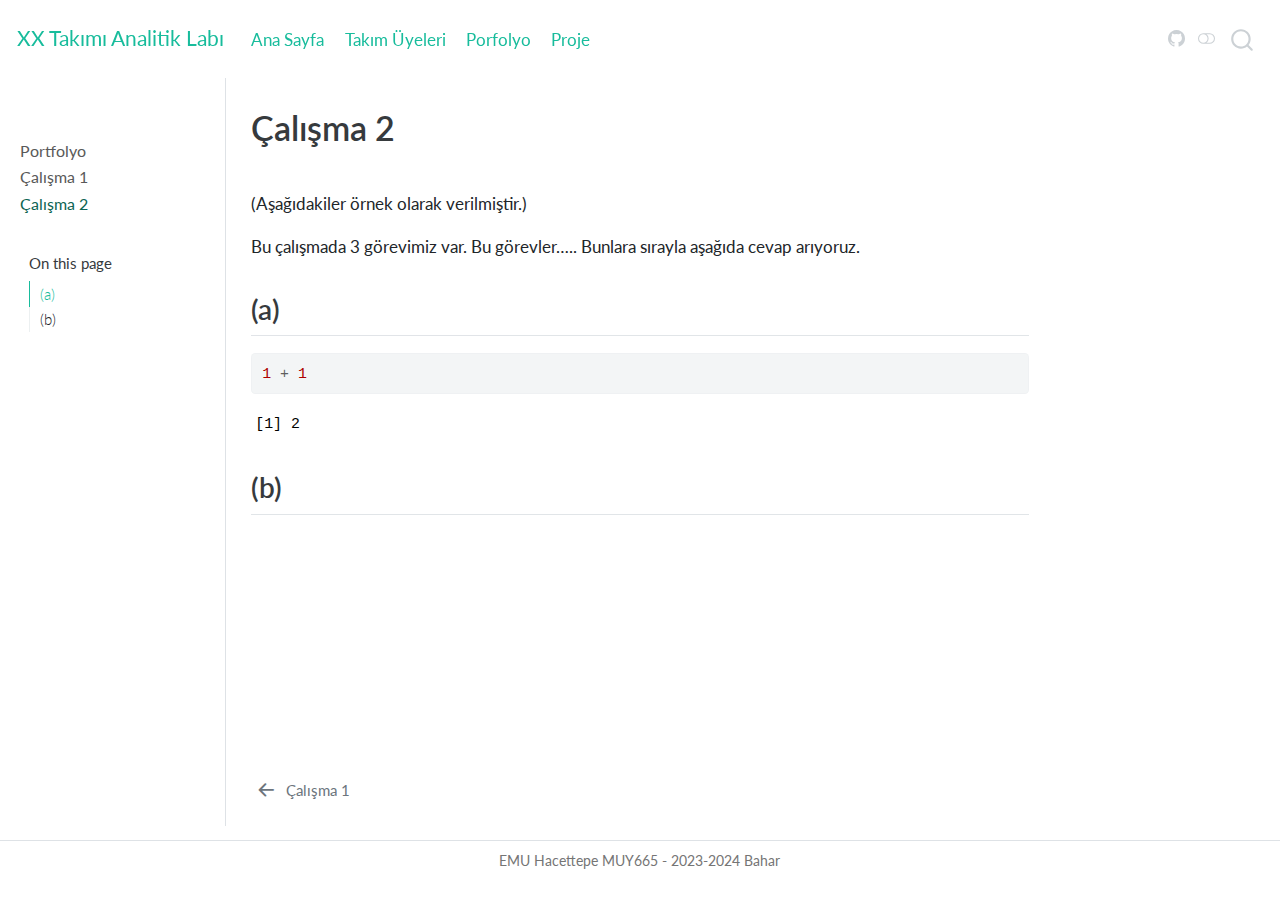
<file: docs/portfolyo/calisma2.html>
<!DOCTYPE html>
<html xmlns="http://www.w3.org/1999/xhtml" lang="en" xml:lang="en"><head>

<meta charset="utf-8">
<meta name="generator" content="quarto-1.4.551">

<meta name="viewport" content="width=device-width, initial-scale=1.0, user-scalable=yes">


<title>XX Takımı Analitik Labı - Çalışma 2</title>
<style>
code{white-space: pre-wrap;}
span.smallcaps{font-variant: small-caps;}
div.columns{display: flex; gap: min(4vw, 1.5em);}
div.column{flex: auto; overflow-x: auto;}
div.hanging-indent{margin-left: 1.5em; text-indent: -1.5em;}
ul.task-list{list-style: none;}
ul.task-list li input[type="checkbox"] {
  width: 0.8em;
  margin: 0 0.8em 0.2em -1em; /* quarto-specific, see https://github.com/quarto-dev/quarto-cli/issues/4556 */ 
  vertical-align: middle;
}
/* CSS for syntax highlighting */
pre > code.sourceCode { white-space: pre; position: relative; }
pre > code.sourceCode > span { line-height: 1.25; }
pre > code.sourceCode > span:empty { height: 1.2em; }
.sourceCode { overflow: visible; }
code.sourceCode > span { color: inherit; text-decoration: inherit; }
div.sourceCode { margin: 1em 0; }
pre.sourceCode { margin: 0; }
@media screen {
div.sourceCode { overflow: auto; }
}
@media print {
pre > code.sourceCode { white-space: pre-wrap; }
pre > code.sourceCode > span { text-indent: -5em; padding-left: 5em; }
}
pre.numberSource code
  { counter-reset: source-line 0; }
pre.numberSource code > span
  { position: relative; left: -4em; counter-increment: source-line; }
pre.numberSource code > span > a:first-child::before
  { content: counter(source-line);
    position: relative; left: -1em; text-align: right; vertical-align: baseline;
    border: none; display: inline-block;
    -webkit-touch-callout: none; -webkit-user-select: none;
    -khtml-user-select: none; -moz-user-select: none;
    -ms-user-select: none; user-select: none;
    padding: 0 4px; width: 4em;
  }
pre.numberSource { margin-left: 3em;  padding-left: 4px; }
div.sourceCode
  {   }
@media screen {
pre > code.sourceCode > span > a:first-child::before { text-decoration: underline; }
}
</style>


<script src="../site_libs/quarto-nav/quarto-nav.js"></script>
<script src="../site_libs/quarto-nav/headroom.min.js"></script>
<script src="../site_libs/clipboard/clipboard.min.js"></script>
<script src="../site_libs/quarto-search/autocomplete.umd.js"></script>
<script src="../site_libs/quarto-search/fuse.min.js"></script>
<script src="../site_libs/quarto-search/quarto-search.js"></script>
<meta name="quarto:offset" content="../">
<link href="../portfolyo/calisma1.html" rel="prev">
<script src="../site_libs/quarto-html/quarto.js"></script>
<script src="../site_libs/quarto-html/popper.min.js"></script>
<script src="../site_libs/quarto-html/tippy.umd.min.js"></script>
<script src="../site_libs/quarto-html/anchor.min.js"></script>
<link href="../site_libs/quarto-html/tippy.css" rel="stylesheet">
<link href="../site_libs/quarto-html/quarto-syntax-highlighting.css" rel="stylesheet" class="quarto-color-scheme" id="quarto-text-highlighting-styles">
<link href="../site_libs/quarto-html/quarto-syntax-highlighting-dark.css" rel="prefetch" class="quarto-color-scheme quarto-color-alternate" id="quarto-text-highlighting-styles">
<script src="../site_libs/bootstrap/bootstrap.min.js"></script>
<link href="../site_libs/bootstrap/bootstrap-icons.css" rel="stylesheet">
<link href="../site_libs/bootstrap/bootstrap.min.css" rel="stylesheet" class="quarto-color-scheme" id="quarto-bootstrap" data-mode="light">
<link href="../site_libs/bootstrap/bootstrap-dark.min.css" rel="prefetch" class="quarto-color-scheme quarto-color-alternate" id="quarto-bootstrap" data-mode="dark">
<script id="quarto-search-options" type="application/json">{
  "location": "navbar",
  "copy-button": false,
  "collapse-after": 3,
  "panel-placement": "end",
  "type": "overlay",
  "limit": 50,
  "keyboard-shortcut": [
    "f",
    "/",
    "s"
  ],
  "show-item-context": false,
  "language": {
    "search-no-results-text": "No results",
    "search-matching-documents-text": "matching documents",
    "search-copy-link-title": "Copy link to search",
    "search-hide-matches-text": "Hide additional matches",
    "search-more-match-text": "more match in this document",
    "search-more-matches-text": "more matches in this document",
    "search-clear-button-title": "Clear",
    "search-text-placeholder": "",
    "search-detached-cancel-button-title": "Cancel",
    "search-submit-button-title": "Submit",
    "search-label": "Search"
  }
}</script>


<link rel="stylesheet" href="../styles.css">
</head>

<body class="nav-sidebar docked nav-fixed">

<div id="quarto-search-results"></div>
  <header id="quarto-header" class="headroom fixed-top">
    <nav class="navbar navbar-expand-lg " data-bs-theme="dark">
      <div class="navbar-container container-fluid">
      <div class="navbar-brand-container mx-auto">
    <a class="navbar-brand" href="../index.html">
    <span class="navbar-title">XX Takımı Analitik Labı</span>
    </a>
  </div>
            <div id="quarto-search" class="" title="Search"></div>
          <button class="navbar-toggler" type="button" data-bs-toggle="collapse" data-bs-target="#navbarCollapse" aria-controls="navbarCollapse" aria-expanded="false" aria-label="Toggle navigation" onclick="if (window.quartoToggleHeadroom) { window.quartoToggleHeadroom(); }">
  <span class="navbar-toggler-icon"></span>
</button>
          <div class="collapse navbar-collapse" id="navbarCollapse">
            <ul class="navbar-nav navbar-nav-scroll me-auto">
  <li class="nav-item">
    <a class="nav-link" href="../index.html"> 
<span class="menu-text">Ana Sayfa</span></a>
  </li>  
  <li class="nav-item">
    <a class="nav-link" href="../takim.html"> 
<span class="menu-text">Takım Üyeleri</span></a>
  </li>  
  <li class="nav-item">
    <a class="nav-link active" href="../portfolyo.html" aria-current="page"> 
<span class="menu-text">Porfolyo</span></a>
  </li>  
  <li class="nav-item">
    <a class="nav-link" href="../proje.html"> 
<span class="menu-text">Proje</span></a>
  </li>  
</ul>
          </div> <!-- /navcollapse -->
          <div class="quarto-navbar-tools">
    <a href="https://github.com" title="" class="quarto-navigation-tool px-1" aria-label=""><i class="bi bi-github"></i></a>
  <a href="" class="quarto-color-scheme-toggle quarto-navigation-tool  px-1" onclick="window.quartoToggleColorScheme(); return false;" title="Toggle dark mode"><i class="bi"></i></a>
</div>
      </div> <!-- /container-fluid -->
    </nav>
  <nav class="quarto-secondary-nav">
    <div class="container-fluid d-flex">
      <button type="button" class="quarto-btn-toggle btn" data-bs-toggle="collapse" data-bs-target=".quarto-sidebar-collapse-item" aria-controls="quarto-sidebar" aria-expanded="false" aria-label="Toggle sidebar navigation" onclick="if (window.quartoToggleHeadroom) { window.quartoToggleHeadroom(); }">
        <i class="bi bi-layout-text-sidebar-reverse"></i>
      </button>
        <nav class="quarto-page-breadcrumbs" aria-label="breadcrumb"><ol class="breadcrumb"><li class="breadcrumb-item"><a href="../portfolyo/calisma2.html">Çalışma 2</a></li></ol></nav>
        <a class="flex-grow-1" role="button" data-bs-toggle="collapse" data-bs-target=".quarto-sidebar-collapse-item" aria-controls="quarto-sidebar" aria-expanded="false" aria-label="Toggle sidebar navigation" onclick="if (window.quartoToggleHeadroom) { window.quartoToggleHeadroom(); }">      
        </a>
      <button type="button" class="btn quarto-search-button" aria-label="" onclick="window.quartoOpenSearch();">
        <i class="bi bi-search"></i>
      </button>
    </div>
  </nav>
</header>
<!-- content -->
<div id="quarto-content" class="quarto-container page-columns page-rows-contents page-layout-article page-navbar">
<!-- sidebar -->
  <nav id="quarto-sidebar" class="sidebar collapse collapse-horizontal quarto-sidebar-collapse-item sidebar-navigation docked overflow-auto">
        <div class="mt-2 flex-shrink-0 align-items-center">
        <div class="sidebar-search">
        <div id="quarto-search" class="" title="Search"></div>
        </div>
        </div>
    <div class="sidebar-menu-container"> 
    <ul class="list-unstyled mt-1">
        <li class="sidebar-item">
  <div class="sidebar-item-container"> 
  <a href="../portfolyo.html" class="sidebar-item-text sidebar-link">
 <span class="menu-text">Portfolyo</span></a>
  </div>
</li>
        <li class="sidebar-item">
  <div class="sidebar-item-container"> 
  <a href="../portfolyo/calisma1.html" class="sidebar-item-text sidebar-link">
 <span class="menu-text">Çalışma 1</span></a>
  </div>
</li>
        <li class="sidebar-item">
  <div class="sidebar-item-container"> 
  <a href="../portfolyo/calisma2.html" class="sidebar-item-text sidebar-link active">
 <span class="menu-text">Çalışma 2</span></a>
  </div>
</li>
    </ul>
    </div>
    <nav id="TOC" role="doc-toc" class="toc-active">
    <h2 id="toc-title">On this page</h2>
   
  <ul>
  <li><a href="#a" id="toc-a" class="nav-link active" data-scroll-target="#a">(a)</a></li>
  <li><a href="#b" id="toc-b" class="nav-link" data-scroll-target="#b">(b)</a></li>
  </ul>
</nav>
</nav>
<div id="quarto-sidebar-glass" class="quarto-sidebar-collapse-item" data-bs-toggle="collapse" data-bs-target=".quarto-sidebar-collapse-item"></div>
<!-- margin-sidebar -->
    <div id="quarto-margin-sidebar" class="sidebar margin-sidebar">
    </div>
<!-- main -->
<main class="content" id="quarto-document-content">

<header id="title-block-header" class="quarto-title-block default">
<div class="quarto-title">
<h1 class="title">Çalışma 2</h1>
</div>



<div class="quarto-title-meta">

    
  
    
  </div>
  


</header>


<p><br>
(Aşağıdakiler örnek olarak verilmiştir.)</p>
<p>Bu çalışmada 3 görevimiz var. Bu görevler….. Bunlara sırayla aşağıda cevap arıyoruz.</p>
<section id="a" class="level2">
<h2 class="anchored" data-anchor-id="a">(a)</h2>
<div class="cell">
<div class="sourceCode cell-code" id="cb1"><pre class="sourceCode r code-with-copy"><code class="sourceCode r"><span id="cb1-1"><a href="#cb1-1" aria-hidden="true" tabindex="-1"></a><span class="dv">1</span> <span class="sc">+</span> <span class="dv">1</span></span></code><button title="Copy to Clipboard" class="code-copy-button"><i class="bi"></i></button></pre></div>
<div class="cell-output cell-output-stdout">
<pre><code>[1] 2</code></pre>
</div>
</div>
</section>
<section id="b" class="level2">
<h2 class="anchored" data-anchor-id="b">(b)</h2>


</section>

<a onclick="window.scrollTo(0, 0); return false;" role="button" id="quarto-back-to-top"><i class="bi bi-arrow-up"></i> Back to top</a></main> <!-- /main -->
<script id="quarto-html-after-body" type="application/javascript">
window.document.addEventListener("DOMContentLoaded", function (event) {
  const toggleBodyColorMode = (bsSheetEl) => {
    const mode = bsSheetEl.getAttribute("data-mode");
    const bodyEl = window.document.querySelector("body");
    if (mode === "dark") {
      bodyEl.classList.add("quarto-dark");
      bodyEl.classList.remove("quarto-light");
    } else {
      bodyEl.classList.add("quarto-light");
      bodyEl.classList.remove("quarto-dark");
    }
  }
  const toggleBodyColorPrimary = () => {
    const bsSheetEl = window.document.querySelector("link#quarto-bootstrap");
    if (bsSheetEl) {
      toggleBodyColorMode(bsSheetEl);
    }
  }
  toggleBodyColorPrimary();  
  const disableStylesheet = (stylesheets) => {
    for (let i=0; i < stylesheets.length; i++) {
      const stylesheet = stylesheets[i];
      stylesheet.rel = 'prefetch';
    }
  }
  const enableStylesheet = (stylesheets) => {
    for (let i=0; i < stylesheets.length; i++) {
      const stylesheet = stylesheets[i];
      stylesheet.rel = 'stylesheet';
    }
  }
  const manageTransitions = (selector, allowTransitions) => {
    const els = window.document.querySelectorAll(selector);
    for (let i=0; i < els.length; i++) {
      const el = els[i];
      if (allowTransitions) {
        el.classList.remove('notransition');
      } else {
        el.classList.add('notransition');
      }
    }
  }
  const toggleGiscusIfUsed = (isAlternate, darkModeDefault) => {
    const baseTheme = document.querySelector('#giscus-base-theme')?.value ?? 'light';
    const alternateTheme = document.querySelector('#giscus-alt-theme')?.value ?? 'dark';
    let newTheme = '';
    if(darkModeDefault) {
      newTheme = isAlternate ? baseTheme : alternateTheme;
    } else {
      newTheme = isAlternate ? alternateTheme : baseTheme;
    }
    const changeGiscusTheme = () => {
      // From: https://github.com/giscus/giscus/issues/336
      const sendMessage = (message) => {
        const iframe = document.querySelector('iframe.giscus-frame');
        if (!iframe) return;
        iframe.contentWindow.postMessage({ giscus: message }, 'https://giscus.app');
      }
      sendMessage({
        setConfig: {
          theme: newTheme
        }
      });
    }
    const isGiscussLoaded = window.document.querySelector('iframe.giscus-frame') !== null;
    if (isGiscussLoaded) {
      changeGiscusTheme();
    }
  }
  const toggleColorMode = (alternate) => {
    // Switch the stylesheets
    const alternateStylesheets = window.document.querySelectorAll('link.quarto-color-scheme.quarto-color-alternate');
    manageTransitions('#quarto-margin-sidebar .nav-link', false);
    if (alternate) {
      enableStylesheet(alternateStylesheets);
      for (const sheetNode of alternateStylesheets) {
        if (sheetNode.id === "quarto-bootstrap") {
          toggleBodyColorMode(sheetNode);
        }
      }
    } else {
      disableStylesheet(alternateStylesheets);
      toggleBodyColorPrimary();
    }
    manageTransitions('#quarto-margin-sidebar .nav-link', true);
    // Switch the toggles
    const toggles = window.document.querySelectorAll('.quarto-color-scheme-toggle');
    for (let i=0; i < toggles.length; i++) {
      const toggle = toggles[i];
      if (toggle) {
        if (alternate) {
          toggle.classList.add("alternate");     
        } else {
          toggle.classList.remove("alternate");
        }
      }
    }
    // Hack to workaround the fact that safari doesn't
    // properly recolor the scrollbar when toggling (#1455)
    if (navigator.userAgent.indexOf('Safari') > 0 && navigator.userAgent.indexOf('Chrome') == -1) {
      manageTransitions("body", false);
      window.scrollTo(0, 1);
      setTimeout(() => {
        window.scrollTo(0, 0);
        manageTransitions("body", true);
      }, 40);  
    }
  }
  const isFileUrl = () => { 
    return window.location.protocol === 'file:';
  }
  const hasAlternateSentinel = () => {  
    let styleSentinel = getColorSchemeSentinel();
    if (styleSentinel !== null) {
      return styleSentinel === "alternate";
    } else {
      return false;
    }
  }
  const setStyleSentinel = (alternate) => {
    const value = alternate ? "alternate" : "default";
    if (!isFileUrl()) {
      window.localStorage.setItem("quarto-color-scheme", value);
    } else {
      localAlternateSentinel = value;
    }
  }
  const getColorSchemeSentinel = () => {
    if (!isFileUrl()) {
      const storageValue = window.localStorage.getItem("quarto-color-scheme");
      return storageValue != null ? storageValue : localAlternateSentinel;
    } else {
      return localAlternateSentinel;
    }
  }
  const darkModeDefault = false;
  let localAlternateSentinel = darkModeDefault ? 'alternate' : 'default';
  // Dark / light mode switch
  window.quartoToggleColorScheme = () => {
    // Read the current dark / light value 
    let toAlternate = !hasAlternateSentinel();
    toggleColorMode(toAlternate);
    setStyleSentinel(toAlternate);
    toggleGiscusIfUsed(toAlternate, darkModeDefault);
  };
  // Ensure there is a toggle, if there isn't float one in the top right
  if (window.document.querySelector('.quarto-color-scheme-toggle') === null) {
    const a = window.document.createElement('a');
    a.classList.add('top-right');
    a.classList.add('quarto-color-scheme-toggle');
    a.href = "";
    a.onclick = function() { try { window.quartoToggleColorScheme(); } catch {} return false; };
    const i = window.document.createElement("i");
    i.classList.add('bi');
    a.appendChild(i);
    window.document.body.appendChild(a);
  }
  // Switch to dark mode if need be
  if (hasAlternateSentinel()) {
    toggleColorMode(true);
  } else {
    toggleColorMode(false);
  }
  const icon = "";
  const anchorJS = new window.AnchorJS();
  anchorJS.options = {
    placement: 'right',
    icon: icon
  };
  anchorJS.add('.anchored');
  const isCodeAnnotation = (el) => {
    for (const clz of el.classList) {
      if (clz.startsWith('code-annotation-')) {                     
        return true;
      }
    }
    return false;
  }
  const clipboard = new window.ClipboardJS('.code-copy-button', {
    text: function(trigger) {
      const codeEl = trigger.previousElementSibling.cloneNode(true);
      for (const childEl of codeEl.children) {
        if (isCodeAnnotation(childEl)) {
          childEl.remove();
        }
      }
      return codeEl.innerText;
    }
  });
  clipboard.on('success', function(e) {
    // button target
    const button = e.trigger;
    // don't keep focus
    button.blur();
    // flash "checked"
    button.classList.add('code-copy-button-checked');
    var currentTitle = button.getAttribute("title");
    button.setAttribute("title", "Copied!");
    let tooltip;
    if (window.bootstrap) {
      button.setAttribute("data-bs-toggle", "tooltip");
      button.setAttribute("data-bs-placement", "left");
      button.setAttribute("data-bs-title", "Copied!");
      tooltip = new bootstrap.Tooltip(button, 
        { trigger: "manual", 
          customClass: "code-copy-button-tooltip",
          offset: [0, -8]});
      tooltip.show();    
    }
    setTimeout(function() {
      if (tooltip) {
        tooltip.hide();
        button.removeAttribute("data-bs-title");
        button.removeAttribute("data-bs-toggle");
        button.removeAttribute("data-bs-placement");
      }
      button.setAttribute("title", currentTitle);
      button.classList.remove('code-copy-button-checked');
    }, 1000);
    // clear code selection
    e.clearSelection();
  });
    var localhostRegex = new RegExp(/^(?:http|https):\/\/localhost\:?[0-9]*\//);
    var mailtoRegex = new RegExp(/^mailto:/);
      var filterRegex = new RegExp('/' + window.location.host + '/');
    var isInternal = (href) => {
        return filterRegex.test(href) || localhostRegex.test(href) || mailtoRegex.test(href);
    }
    // Inspect non-navigation links and adorn them if external
 	var links = window.document.querySelectorAll('a[href]:not(.nav-link):not(.navbar-brand):not(.toc-action):not(.sidebar-link):not(.sidebar-item-toggle):not(.pagination-link):not(.no-external):not([aria-hidden]):not(.dropdown-item):not(.quarto-navigation-tool)');
    for (var i=0; i<links.length; i++) {
      const link = links[i];
      if (!isInternal(link.href)) {
        // undo the damage that might have been done by quarto-nav.js in the case of
        // links that we want to consider external
        if (link.dataset.originalHref !== undefined) {
          link.href = link.dataset.originalHref;
        }
      }
    }
  function tippyHover(el, contentFn, onTriggerFn, onUntriggerFn) {
    const config = {
      allowHTML: true,
      maxWidth: 500,
      delay: 100,
      arrow: false,
      appendTo: function(el) {
          return el.parentElement;
      },
      interactive: true,
      interactiveBorder: 10,
      theme: 'quarto',
      placement: 'bottom-start',
    };
    if (contentFn) {
      config.content = contentFn;
    }
    if (onTriggerFn) {
      config.onTrigger = onTriggerFn;
    }
    if (onUntriggerFn) {
      config.onUntrigger = onUntriggerFn;
    }
    window.tippy(el, config); 
  }
  const noterefs = window.document.querySelectorAll('a[role="doc-noteref"]');
  for (var i=0; i<noterefs.length; i++) {
    const ref = noterefs[i];
    tippyHover(ref, function() {
      // use id or data attribute instead here
      let href = ref.getAttribute('data-footnote-href') || ref.getAttribute('href');
      try { href = new URL(href).hash; } catch {}
      const id = href.replace(/^#\/?/, "");
      const note = window.document.getElementById(id);
      if (note) {
        return note.innerHTML;
      } else {
        return "";
      }
    });
  }
  const xrefs = window.document.querySelectorAll('a.quarto-xref');
  const processXRef = (id, note) => {
    // Strip column container classes
    const stripColumnClz = (el) => {
      el.classList.remove("page-full", "page-columns");
      if (el.children) {
        for (const child of el.children) {
          stripColumnClz(child);
        }
      }
    }
    stripColumnClz(note)
    if (id === null || id.startsWith('sec-')) {
      // Special case sections, only their first couple elements
      const container = document.createElement("div");
      if (note.children && note.children.length > 2) {
        container.appendChild(note.children[0].cloneNode(true));
        for (let i = 1; i < note.children.length; i++) {
          const child = note.children[i];
          if (child.tagName === "P" && child.innerText === "") {
            continue;
          } else {
            container.appendChild(child.cloneNode(true));
            break;
          }
        }
        if (window.Quarto?.typesetMath) {
          window.Quarto.typesetMath(container);
        }
        return container.innerHTML
      } else {
        if (window.Quarto?.typesetMath) {
          window.Quarto.typesetMath(note);
        }
        return note.innerHTML;
      }
    } else {
      // Remove any anchor links if they are present
      const anchorLink = note.querySelector('a.anchorjs-link');
      if (anchorLink) {
        anchorLink.remove();
      }
      if (window.Quarto?.typesetMath) {
        window.Quarto.typesetMath(note);
      }
      // TODO in 1.5, we should make sure this works without a callout special case
      if (note.classList.contains("callout")) {
        return note.outerHTML;
      } else {
        return note.innerHTML;
      }
    }
  }
  for (var i=0; i<xrefs.length; i++) {
    const xref = xrefs[i];
    tippyHover(xref, undefined, function(instance) {
      instance.disable();
      let url = xref.getAttribute('href');
      let hash = undefined; 
      if (url.startsWith('#')) {
        hash = url;
      } else {
        try { hash = new URL(url).hash; } catch {}
      }
      if (hash) {
        const id = hash.replace(/^#\/?/, "");
        const note = window.document.getElementById(id);
        if (note !== null) {
          try {
            const html = processXRef(id, note.cloneNode(true));
            instance.setContent(html);
          } finally {
            instance.enable();
            instance.show();
          }
        } else {
          // See if we can fetch this
          fetch(url.split('#')[0])
          .then(res => res.text())
          .then(html => {
            const parser = new DOMParser();
            const htmlDoc = parser.parseFromString(html, "text/html");
            const note = htmlDoc.getElementById(id);
            if (note !== null) {
              const html = processXRef(id, note);
              instance.setContent(html);
            } 
          }).finally(() => {
            instance.enable();
            instance.show();
          });
        }
      } else {
        // See if we can fetch a full url (with no hash to target)
        // This is a special case and we should probably do some content thinning / targeting
        fetch(url)
        .then(res => res.text())
        .then(html => {
          const parser = new DOMParser();
          const htmlDoc = parser.parseFromString(html, "text/html");
          const note = htmlDoc.querySelector('main.content');
          if (note !== null) {
            // This should only happen for chapter cross references
            // (since there is no id in the URL)
            // remove the first header
            if (note.children.length > 0 && note.children[0].tagName === "HEADER") {
              note.children[0].remove();
            }
            const html = processXRef(null, note);
            instance.setContent(html);
          } 
        }).finally(() => {
          instance.enable();
          instance.show();
        });
      }
    }, function(instance) {
    });
  }
      let selectedAnnoteEl;
      const selectorForAnnotation = ( cell, annotation) => {
        let cellAttr = 'data-code-cell="' + cell + '"';
        let lineAttr = 'data-code-annotation="' +  annotation + '"';
        const selector = 'span[' + cellAttr + '][' + lineAttr + ']';
        return selector;
      }
      const selectCodeLines = (annoteEl) => {
        const doc = window.document;
        const targetCell = annoteEl.getAttribute("data-target-cell");
        const targetAnnotation = annoteEl.getAttribute("data-target-annotation");
        const annoteSpan = window.document.querySelector(selectorForAnnotation(targetCell, targetAnnotation));
        const lines = annoteSpan.getAttribute("data-code-lines").split(",");
        const lineIds = lines.map((line) => {
          return targetCell + "-" + line;
        })
        let top = null;
        let height = null;
        let parent = null;
        if (lineIds.length > 0) {
            //compute the position of the single el (top and bottom and make a div)
            const el = window.document.getElementById(lineIds[0]);
            top = el.offsetTop;
            height = el.offsetHeight;
            parent = el.parentElement.parentElement;
          if (lineIds.length > 1) {
            const lastEl = window.document.getElementById(lineIds[lineIds.length - 1]);
            const bottom = lastEl.offsetTop + lastEl.offsetHeight;
            height = bottom - top;
          }
          if (top !== null && height !== null && parent !== null) {
            // cook up a div (if necessary) and position it 
            let div = window.document.getElementById("code-annotation-line-highlight");
            if (div === null) {
              div = window.document.createElement("div");
              div.setAttribute("id", "code-annotation-line-highlight");
              div.style.position = 'absolute';
              parent.appendChild(div);
            }
            div.style.top = top - 2 + "px";
            div.style.height = height + 4 + "px";
            div.style.left = 0;
            let gutterDiv = window.document.getElementById("code-annotation-line-highlight-gutter");
            if (gutterDiv === null) {
              gutterDiv = window.document.createElement("div");
              gutterDiv.setAttribute("id", "code-annotation-line-highlight-gutter");
              gutterDiv.style.position = 'absolute';
              const codeCell = window.document.getElementById(targetCell);
              const gutter = codeCell.querySelector('.code-annotation-gutter');
              gutter.appendChild(gutterDiv);
            }
            gutterDiv.style.top = top - 2 + "px";
            gutterDiv.style.height = height + 4 + "px";
          }
          selectedAnnoteEl = annoteEl;
        }
      };
      const unselectCodeLines = () => {
        const elementsIds = ["code-annotation-line-highlight", "code-annotation-line-highlight-gutter"];
        elementsIds.forEach((elId) => {
          const div = window.document.getElementById(elId);
          if (div) {
            div.remove();
          }
        });
        selectedAnnoteEl = undefined;
      };
        // Handle positioning of the toggle
    window.addEventListener(
      "resize",
      throttle(() => {
        elRect = undefined;
        if (selectedAnnoteEl) {
          selectCodeLines(selectedAnnoteEl);
        }
      }, 10)
    );
    function throttle(fn, ms) {
    let throttle = false;
    let timer;
      return (...args) => {
        if(!throttle) { // first call gets through
            fn.apply(this, args);
            throttle = true;
        } else { // all the others get throttled
            if(timer) clearTimeout(timer); // cancel #2
            timer = setTimeout(() => {
              fn.apply(this, args);
              timer = throttle = false;
            }, ms);
        }
      };
    }
      // Attach click handler to the DT
      const annoteDls = window.document.querySelectorAll('dt[data-target-cell]');
      for (const annoteDlNode of annoteDls) {
        annoteDlNode.addEventListener('click', (event) => {
          const clickedEl = event.target;
          if (clickedEl !== selectedAnnoteEl) {
            unselectCodeLines();
            const activeEl = window.document.querySelector('dt[data-target-cell].code-annotation-active');
            if (activeEl) {
              activeEl.classList.remove('code-annotation-active');
            }
            selectCodeLines(clickedEl);
            clickedEl.classList.add('code-annotation-active');
          } else {
            // Unselect the line
            unselectCodeLines();
            clickedEl.classList.remove('code-annotation-active');
          }
        });
      }
  const findCites = (el) => {
    const parentEl = el.parentElement;
    if (parentEl) {
      const cites = parentEl.dataset.cites;
      if (cites) {
        return {
          el,
          cites: cites.split(' ')
        };
      } else {
        return findCites(el.parentElement)
      }
    } else {
      return undefined;
    }
  };
  var bibliorefs = window.document.querySelectorAll('a[role="doc-biblioref"]');
  for (var i=0; i<bibliorefs.length; i++) {
    const ref = bibliorefs[i];
    const citeInfo = findCites(ref);
    if (citeInfo) {
      tippyHover(citeInfo.el, function() {
        var popup = window.document.createElement('div');
        citeInfo.cites.forEach(function(cite) {
          var citeDiv = window.document.createElement('div');
          citeDiv.classList.add('hanging-indent');
          citeDiv.classList.add('csl-entry');
          var biblioDiv = window.document.getElementById('ref-' + cite);
          if (biblioDiv) {
            citeDiv.innerHTML = biblioDiv.innerHTML;
          }
          popup.appendChild(citeDiv);
        });
        return popup.innerHTML;
      });
    }
  }
});
</script>
<nav class="page-navigation">
  <div class="nav-page nav-page-previous">
      <a href="../portfolyo/calisma1.html" class="pagination-link" aria-label="Çalışma 1">
        <i class="bi bi-arrow-left-short"></i> <span class="nav-page-text">Çalışma 1</span>
      </a>          
  </div>
  <div class="nav-page nav-page-next">
  </div>
</nav>
</div> <!-- /content -->
<footer class="footer">
  <div class="nav-footer">
    <div class="nav-footer-left">
      &nbsp;
    </div>   
    <div class="nav-footer-center">
<p>EMU Hacettepe MUY665 - 2023-2024 Bahar</p>
</div>
    <div class="nav-footer-right">
      &nbsp;
    </div>
  </div>
</footer>




</body></html>
</file>
<file: docs/site_libs/quarto-html/tippy.css>
.tippy-box[data-animation=fade][data-state=hidden]{opacity:0}[data-tippy-root]{max-width:calc(100vw - 10px)}.tippy-box{position:relative;background-color:#333;color:#fff;border-radius:4px;font-size:14px;line-height:1.4;white-space:normal;outline:0;transition-property:transform,visibility,opacity}.tippy-box[data-placement^=top]>.tippy-arrow{bottom:0}.tippy-box[data-placement^=top]>.tippy-arrow:before{bottom:-7px;left:0;border-width:8px 8px 0;border-top-color:initial;transform-origin:center top}.tippy-box[data-placement^=bottom]>.tippy-arrow{top:0}.tippy-box[data-placement^=bottom]>.tippy-arrow:before{top:-7px;left:0;border-width:0 8px 8px;border-bottom-color:initial;transform-origin:center bottom}.tippy-box[data-placement^=left]>.tippy-arrow{right:0}.tippy-box[data-placement^=left]>.tippy-arrow:before{border-width:8px 0 8px 8px;border-left-color:initial;right:-7px;transform-origin:center left}.tippy-box[data-placement^=right]>.tippy-arrow{left:0}.tippy-box[data-placement^=right]>.tippy-arrow:before{left:-7px;border-width:8px 8px 8px 0;border-right-color:initial;transform-origin:center right}.tippy-box[data-inertia][data-state=visible]{transition-timing-function:cubic-bezier(.54,1.5,.38,1.11)}.tippy-arrow{width:16px;height:16px;color:#333}.tippy-arrow:before{content:"";position:absolute;border-color:transparent;border-style:solid}.tippy-content{position:relative;padding:5px 9px;z-index:1}
</file>
<file: docs/site_libs/quarto-html/quarto-syntax-highlighting.css>
/* quarto syntax highlight colors */
:root {
  --quarto-hl-ot-color: #003B4F;
  --quarto-hl-at-color: #657422;
  --quarto-hl-ss-color: #20794D;
  --quarto-hl-an-color: #5E5E5E;
  --quarto-hl-fu-color: #4758AB;
  --quarto-hl-st-color: #20794D;
  --quarto-hl-cf-color: #003B4F;
  --quarto-hl-op-color: #5E5E5E;
  --quarto-hl-er-color: #AD0000;
  --quarto-hl-bn-color: #AD0000;
  --quarto-hl-al-color: #AD0000;
  --quarto-hl-va-color: #111111;
  --quarto-hl-bu-color: inherit;
  --quarto-hl-ex-color: inherit;
  --quarto-hl-pp-color: #AD0000;
  --quarto-hl-in-color: #5E5E5E;
  --quarto-hl-vs-color: #20794D;
  --quarto-hl-wa-color: #5E5E5E;
  --quarto-hl-do-color: #5E5E5E;
  --quarto-hl-im-color: #00769E;
  --quarto-hl-ch-color: #20794D;
  --quarto-hl-dt-color: #AD0000;
  --quarto-hl-fl-color: #AD0000;
  --quarto-hl-co-color: #5E5E5E;
  --quarto-hl-cv-color: #5E5E5E;
  --quarto-hl-cn-color: #8f5902;
  --quarto-hl-sc-color: #5E5E5E;
  --quarto-hl-dv-color: #AD0000;
  --quarto-hl-kw-color: #003B4F;
}

/* other quarto variables */
:root {
  --quarto-font-monospace: SFMono-Regular, Menlo, Monaco, Consolas, "Liberation Mono", "Courier New", monospace;
}

pre > code.sourceCode > span {
  color: #003B4F;
}

code span {
  color: #003B4F;
}

code.sourceCode > span {
  color: #003B4F;
}

div.sourceCode,
div.sourceCode pre.sourceCode {
  color: #003B4F;
}

code span.ot {
  color: #003B4F;
  font-style: inherit;
}

code span.at {
  color: #657422;
  font-style: inherit;
}

code span.ss {
  color: #20794D;
  font-style: inherit;
}

code span.an {
  color: #5E5E5E;
  font-style: inherit;
}

code span.fu {
  color: #4758AB;
  font-style: inherit;
}

code span.st {
  color: #20794D;
  font-style: inherit;
}

code span.cf {
  color: #003B4F;
  font-style: inherit;
}

code span.op {
  color: #5E5E5E;
  font-style: inherit;
}

code span.er {
  color: #AD0000;
  font-style: inherit;
}

code span.bn {
  color: #AD0000;
  font-style: inherit;
}

code span.al {
  color: #AD0000;
  font-style: inherit;
}

code span.va {
  color: #111111;
  font-style: inherit;
}

code span.bu {
  font-style: inherit;
}

code span.ex {
  font-style: inherit;
}

code span.pp {
  color: #AD0000;
  font-style: inherit;
}

code span.in {
  color: #5E5E5E;
  font-style: inherit;
}

code span.vs {
  color: #20794D;
  font-style: inherit;
}

code span.wa {
  color: #5E5E5E;
  font-style: italic;
}

code span.do {
  color: #5E5E5E;
  font-style: italic;
}

code span.im {
  color: #00769E;
  font-style: inherit;
}

code span.ch {
  color: #20794D;
  font-style: inherit;
}

code span.dt {
  color: #AD0000;
  font-style: inherit;
}

code span.fl {
  color: #AD0000;
  font-style: inherit;
}

code span.co {
  color: #5E5E5E;
  font-style: inherit;
}

code span.cv {
  color: #5E5E5E;
  font-style: italic;
}

code span.cn {
  color: #8f5902;
  font-style: inherit;
}

code span.sc {
  color: #5E5E5E;
  font-style: inherit;
}

code span.dv {
  color: #AD0000;
  font-style: inherit;
}

code span.kw {
  color: #003B4F;
  font-style: inherit;
}

.prevent-inlining {
  content: "</";
}

/*# sourceMappingURL=debc5d5d77c3f9108843748ff7464032.css.map */
</file>
<file: docs/site_libs/quarto-html/quarto-syntax-highlighting-dark.css>
/* quarto syntax highlight colors */
:root {
  --quarto-hl-al-color: #f07178;
  --quarto-hl-an-color: #d4d0ab;
  --quarto-hl-at-color: #00e0e0;
  --quarto-hl-bn-color: #d4d0ab;
  --quarto-hl-bu-color: #abe338;
  --quarto-hl-ch-color: #abe338;
  --quarto-hl-co-color: #f8f8f2;
  --quarto-hl-cv-color: #ffd700;
  --quarto-hl-cn-color: #ffd700;
  --quarto-hl-cf-color: #ffa07a;
  --quarto-hl-dt-color: #ffa07a;
  --quarto-hl-dv-color: #d4d0ab;
  --quarto-hl-do-color: #f8f8f2;
  --quarto-hl-er-color: #f07178;
  --quarto-hl-ex-color: #00e0e0;
  --quarto-hl-fl-color: #d4d0ab;
  --quarto-hl-fu-color: #ffa07a;
  --quarto-hl-im-color: #abe338;
  --quarto-hl-in-color: #d4d0ab;
  --quarto-hl-kw-color: #ffa07a;
  --quarto-hl-op-color: #ffa07a;
  --quarto-hl-ot-color: #00e0e0;
  --quarto-hl-pp-color: #dcc6e0;
  --quarto-hl-re-color: #00e0e0;
  --quarto-hl-sc-color: #abe338;
  --quarto-hl-ss-color: #abe338;
  --quarto-hl-st-color: #abe338;
  --quarto-hl-va-color: #00e0e0;
  --quarto-hl-vs-color: #abe338;
  --quarto-hl-wa-color: #dcc6e0;
}

/* other quarto variables */
:root {
  --quarto-font-monospace: SFMono-Regular, Menlo, Monaco, Consolas, "Liberation Mono", "Courier New", monospace;
}

code span.al {
  background-color: #2a0f15;
  font-weight: bold;
  color: #f07178;
}

code span.an {
  color: #d4d0ab;
}

code span.at {
  color: #00e0e0;
}

code span.bn {
  color: #d4d0ab;
}

code span.bu {
  color: #abe338;
}

code span.ch {
  color: #abe338;
}

code span.co {
  font-style: italic;
  color: #f8f8f2;
}

code span.cv {
  color: #ffd700;
}

code span.cn {
  color: #ffd700;
}

code span.cf {
  font-weight: bold;
  color: #ffa07a;
}

code span.dt {
  color: #ffa07a;
}

code span.dv {
  color: #d4d0ab;
}

code span.do {
  color: #f8f8f2;
}

code span.er {
  color: #f07178;
  text-decoration: underline;
}

code span.ex {
  font-weight: bold;
  color: #00e0e0;
}

code span.fl {
  color: #d4d0ab;
}

code span.fu {
  color: #ffa07a;
}

code span.im {
  color: #abe338;
}

code span.in {
  color: #d4d0ab;
}

code span.kw {
  font-weight: bold;
  color: #ffa07a;
}

pre > code.sourceCode > span {
  color: #f8f8f2;
}

code span {
  color: #f8f8f2;
}

code.sourceCode > span {
  color: #f8f8f2;
}

div.sourceCode,
div.sourceCode pre.sourceCode {
  color: #f8f8f2;
}

code span.op {
  color: #ffa07a;
}

code span.ot {
  color: #00e0e0;
}

code span.pp {
  color: #dcc6e0;
}

code span.re {
  background-color: #f8f8f2;
  color: #00e0e0;
}

code span.sc {
  color: #abe338;
}

code span.ss {
  color: #abe338;
}

code span.st {
  color: #abe338;
}

code span.va {
  color: #00e0e0;
}

code span.vs {
  color: #abe338;
}

code span.wa {
  color: #dcc6e0;
}

.prevent-inlining {
  content: "</";
}

/*# sourceMappingURL=935a306eefa94366c21e1a970dddb765.css.map */
</file>
<file: docs/styles.css>
/* css styles */
</file>
